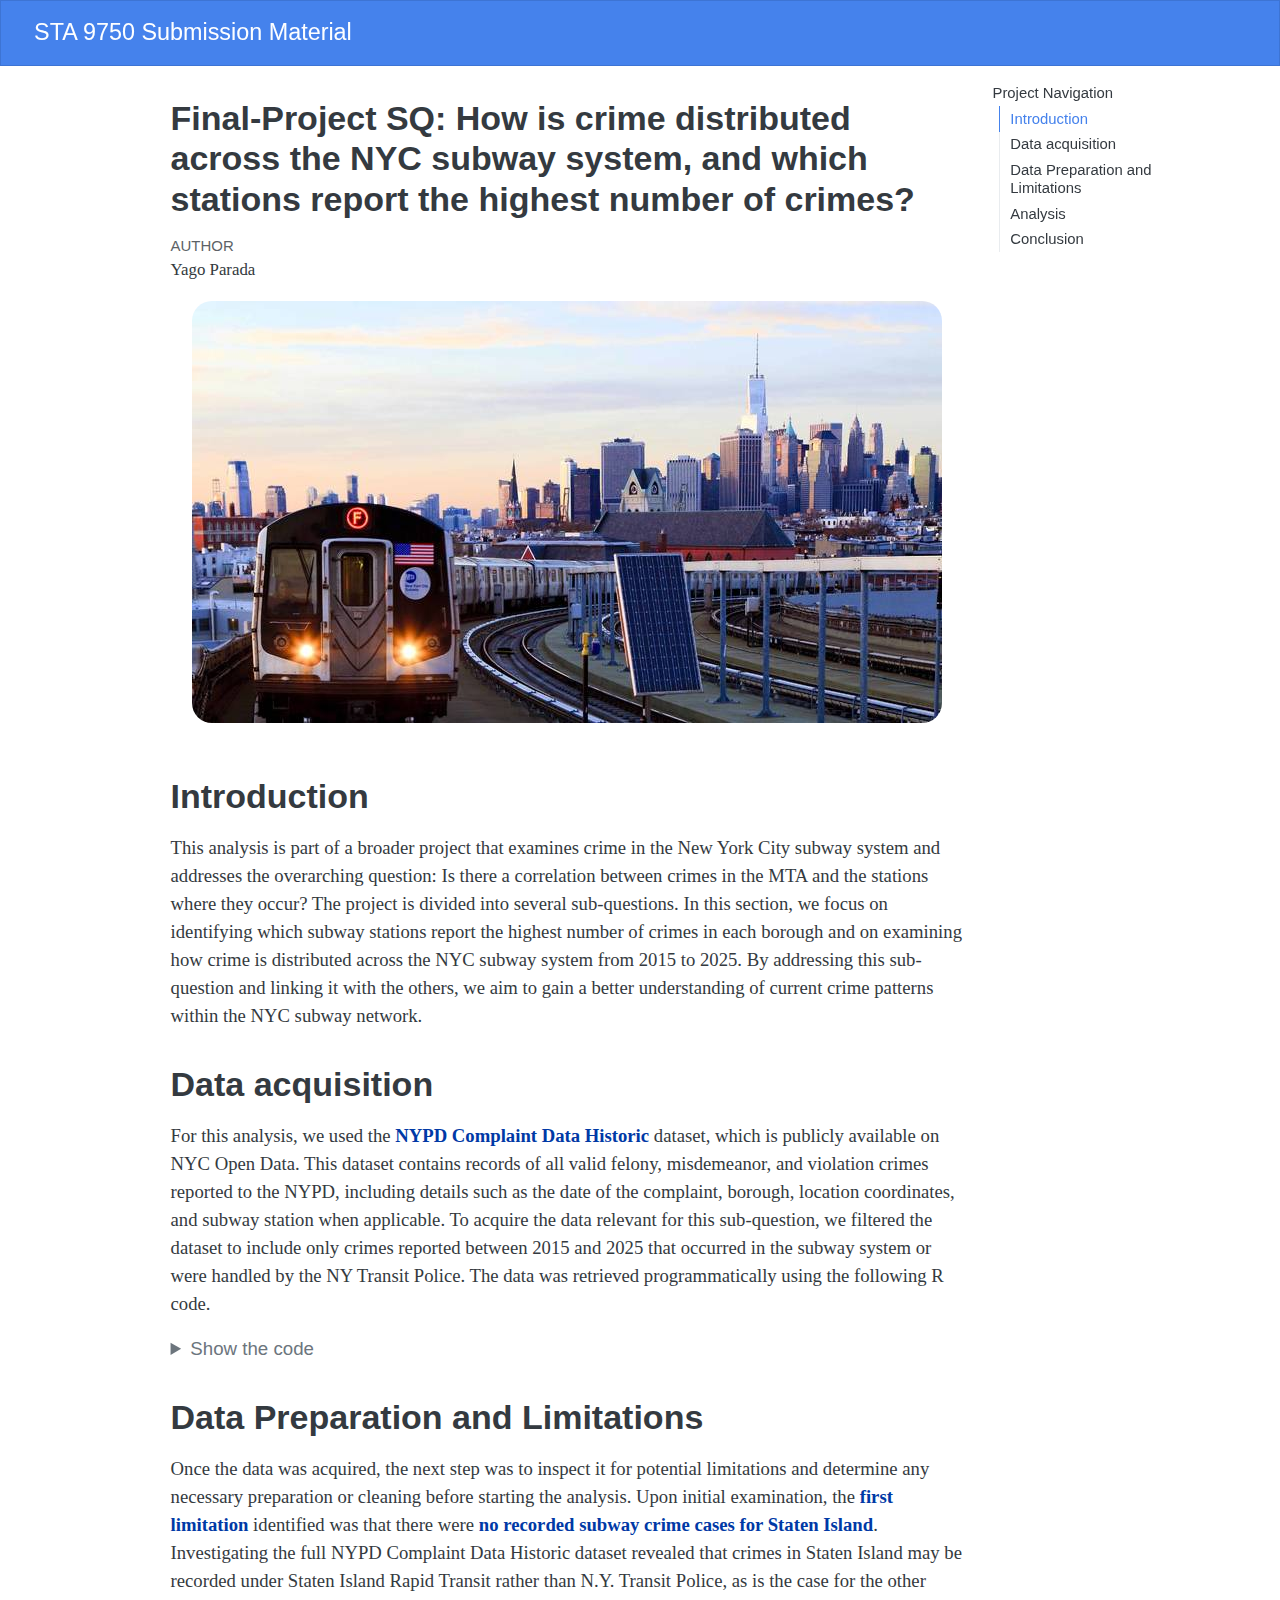
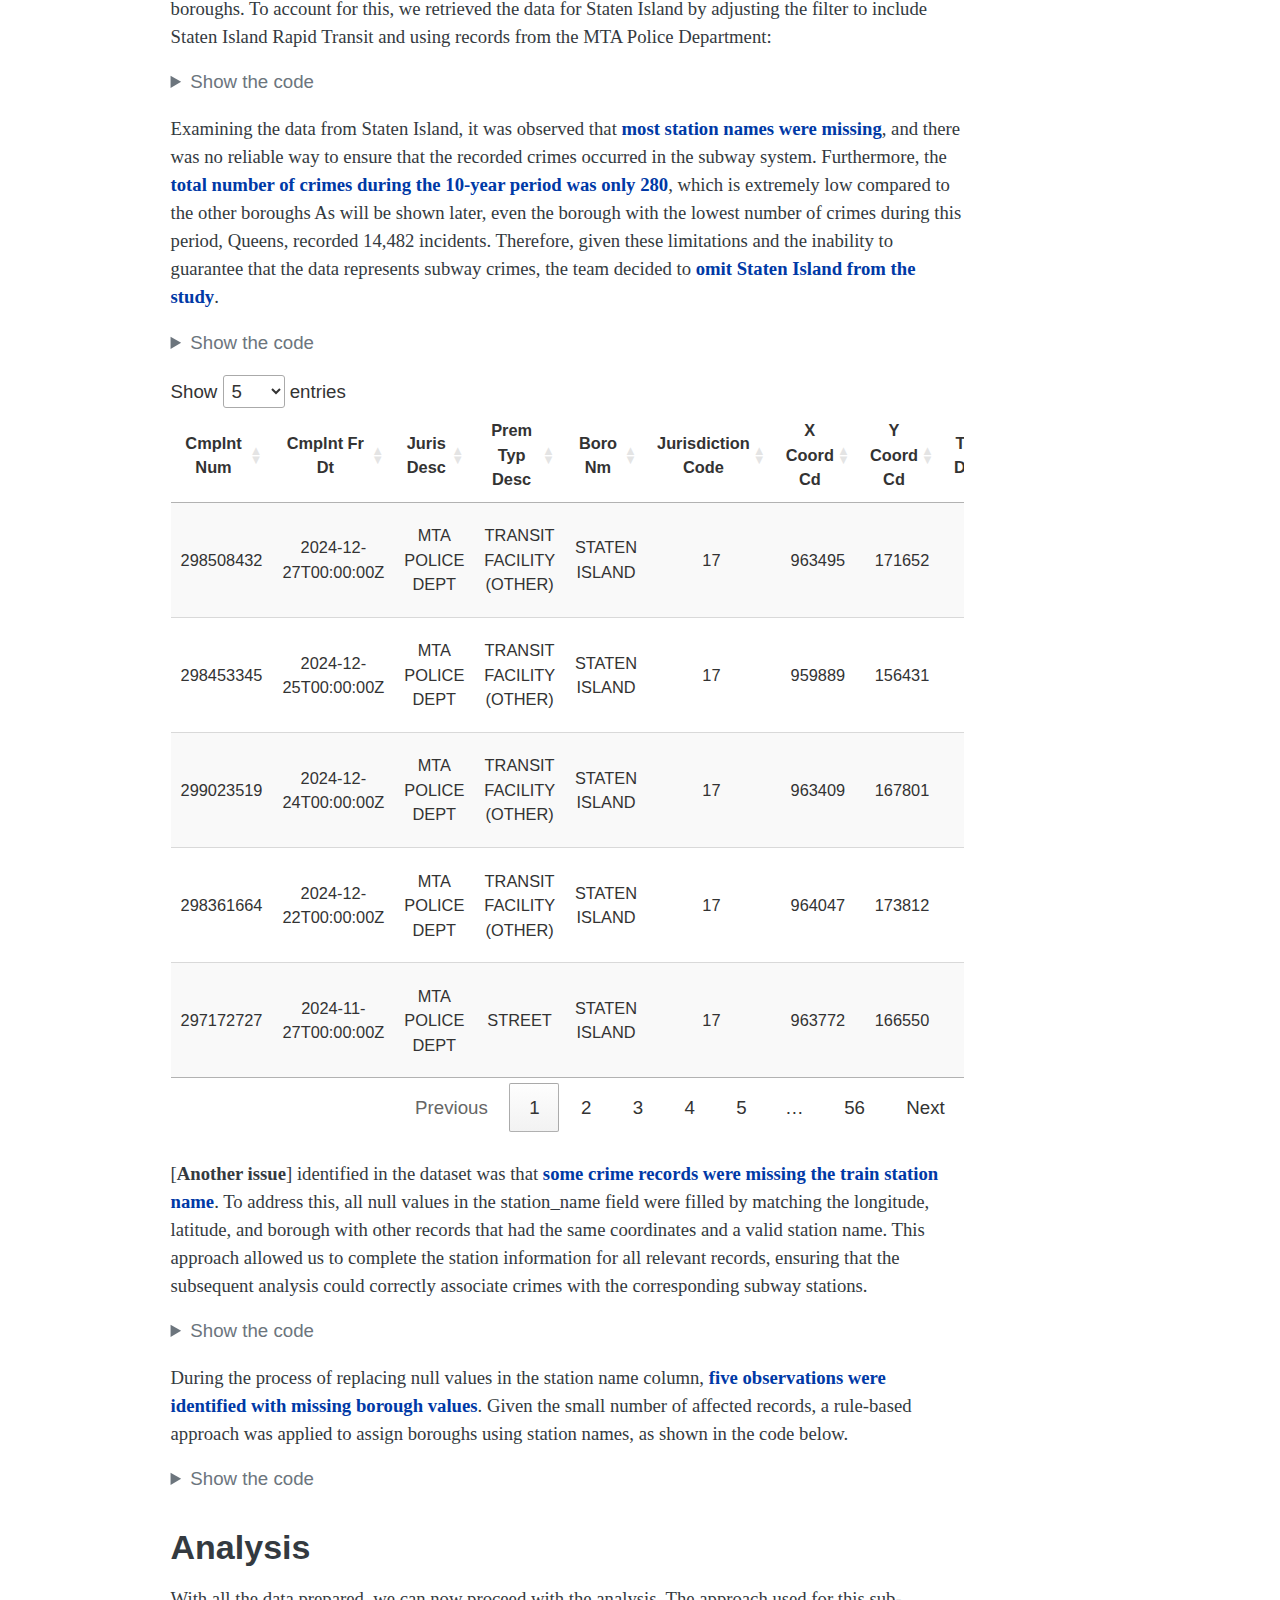
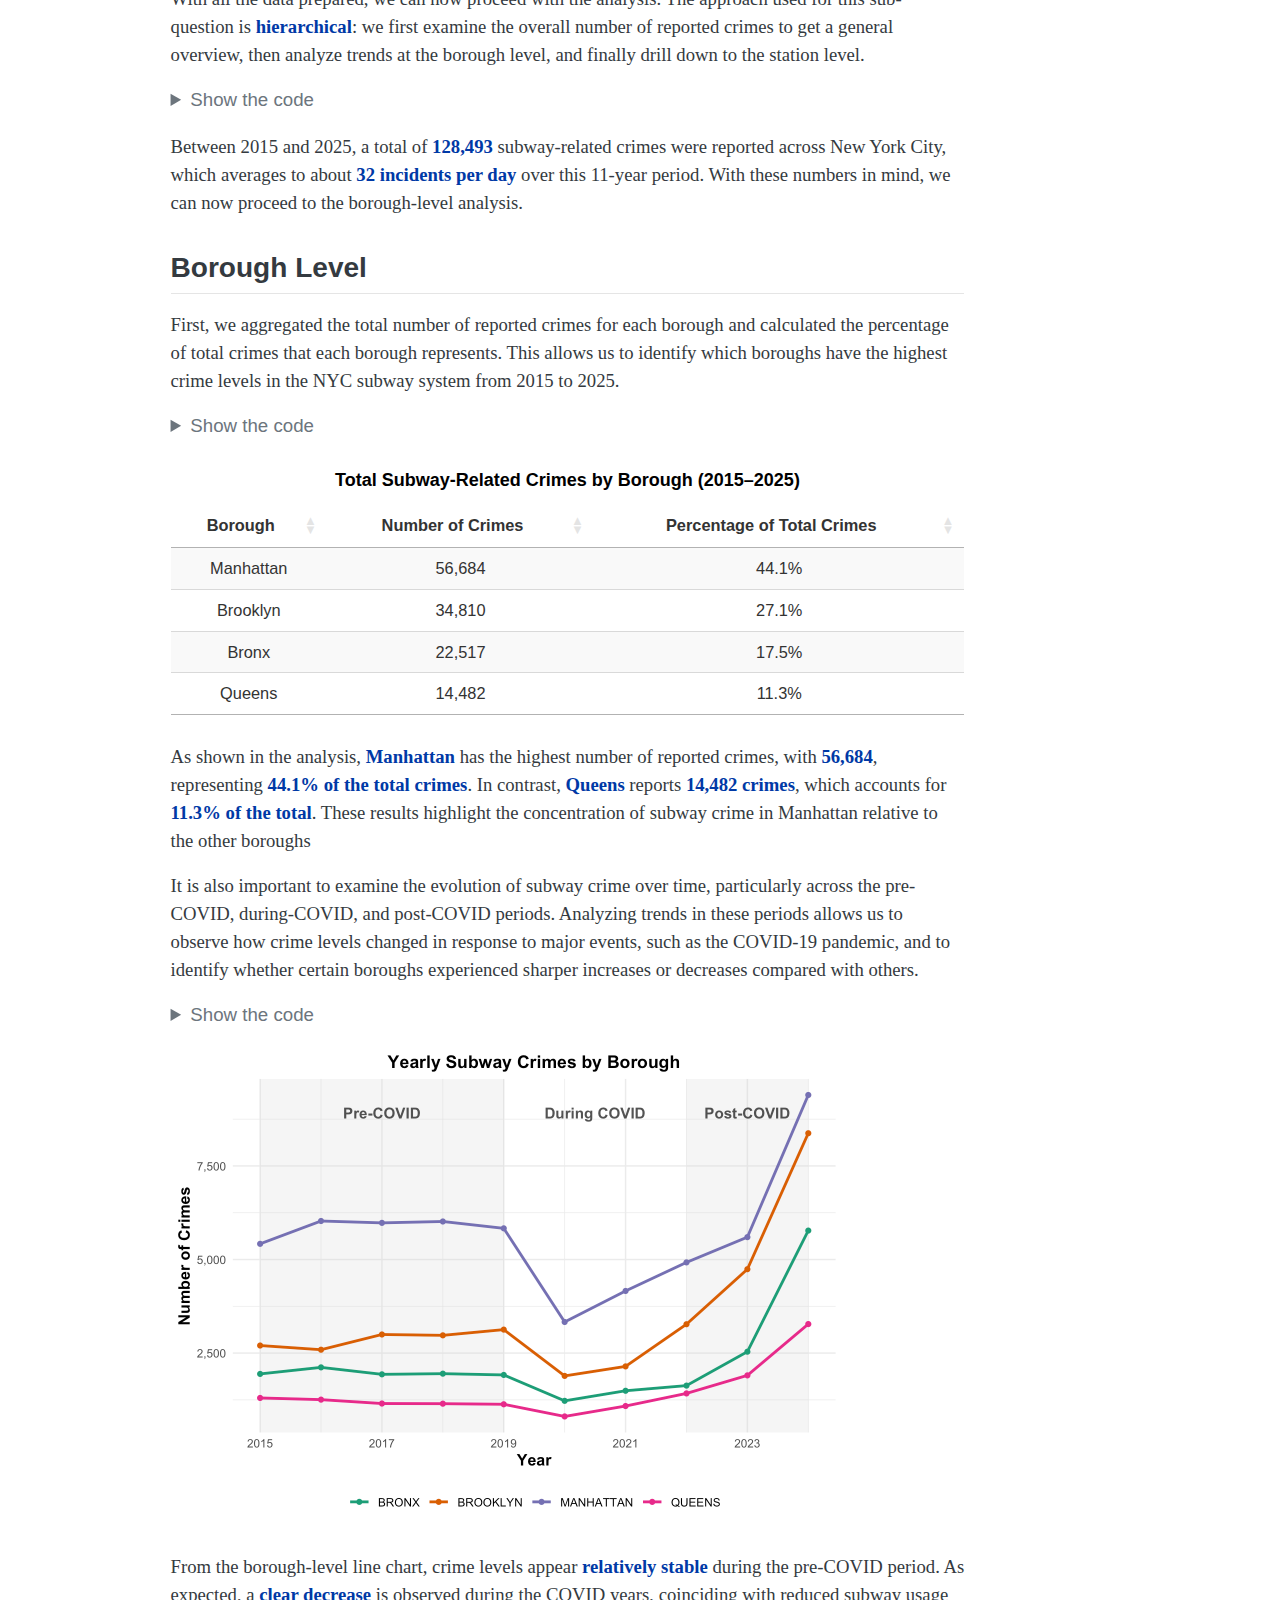
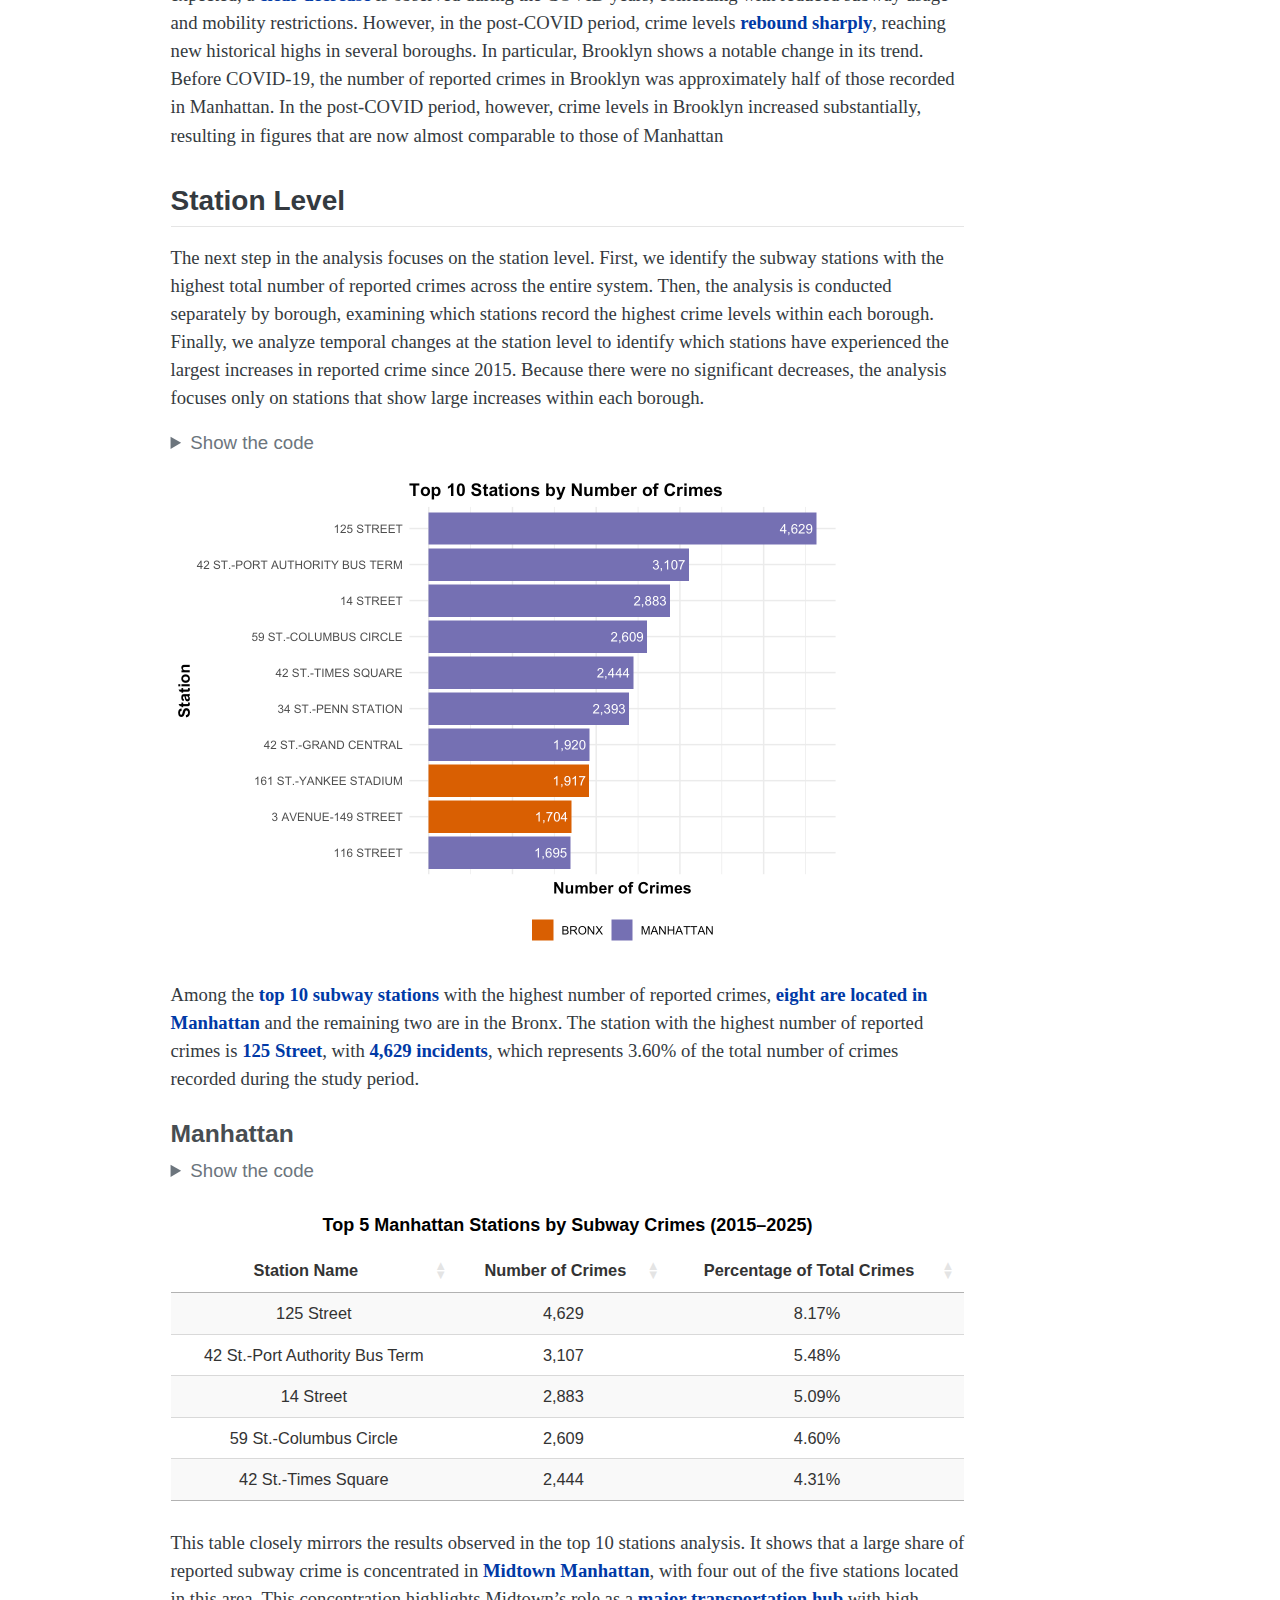
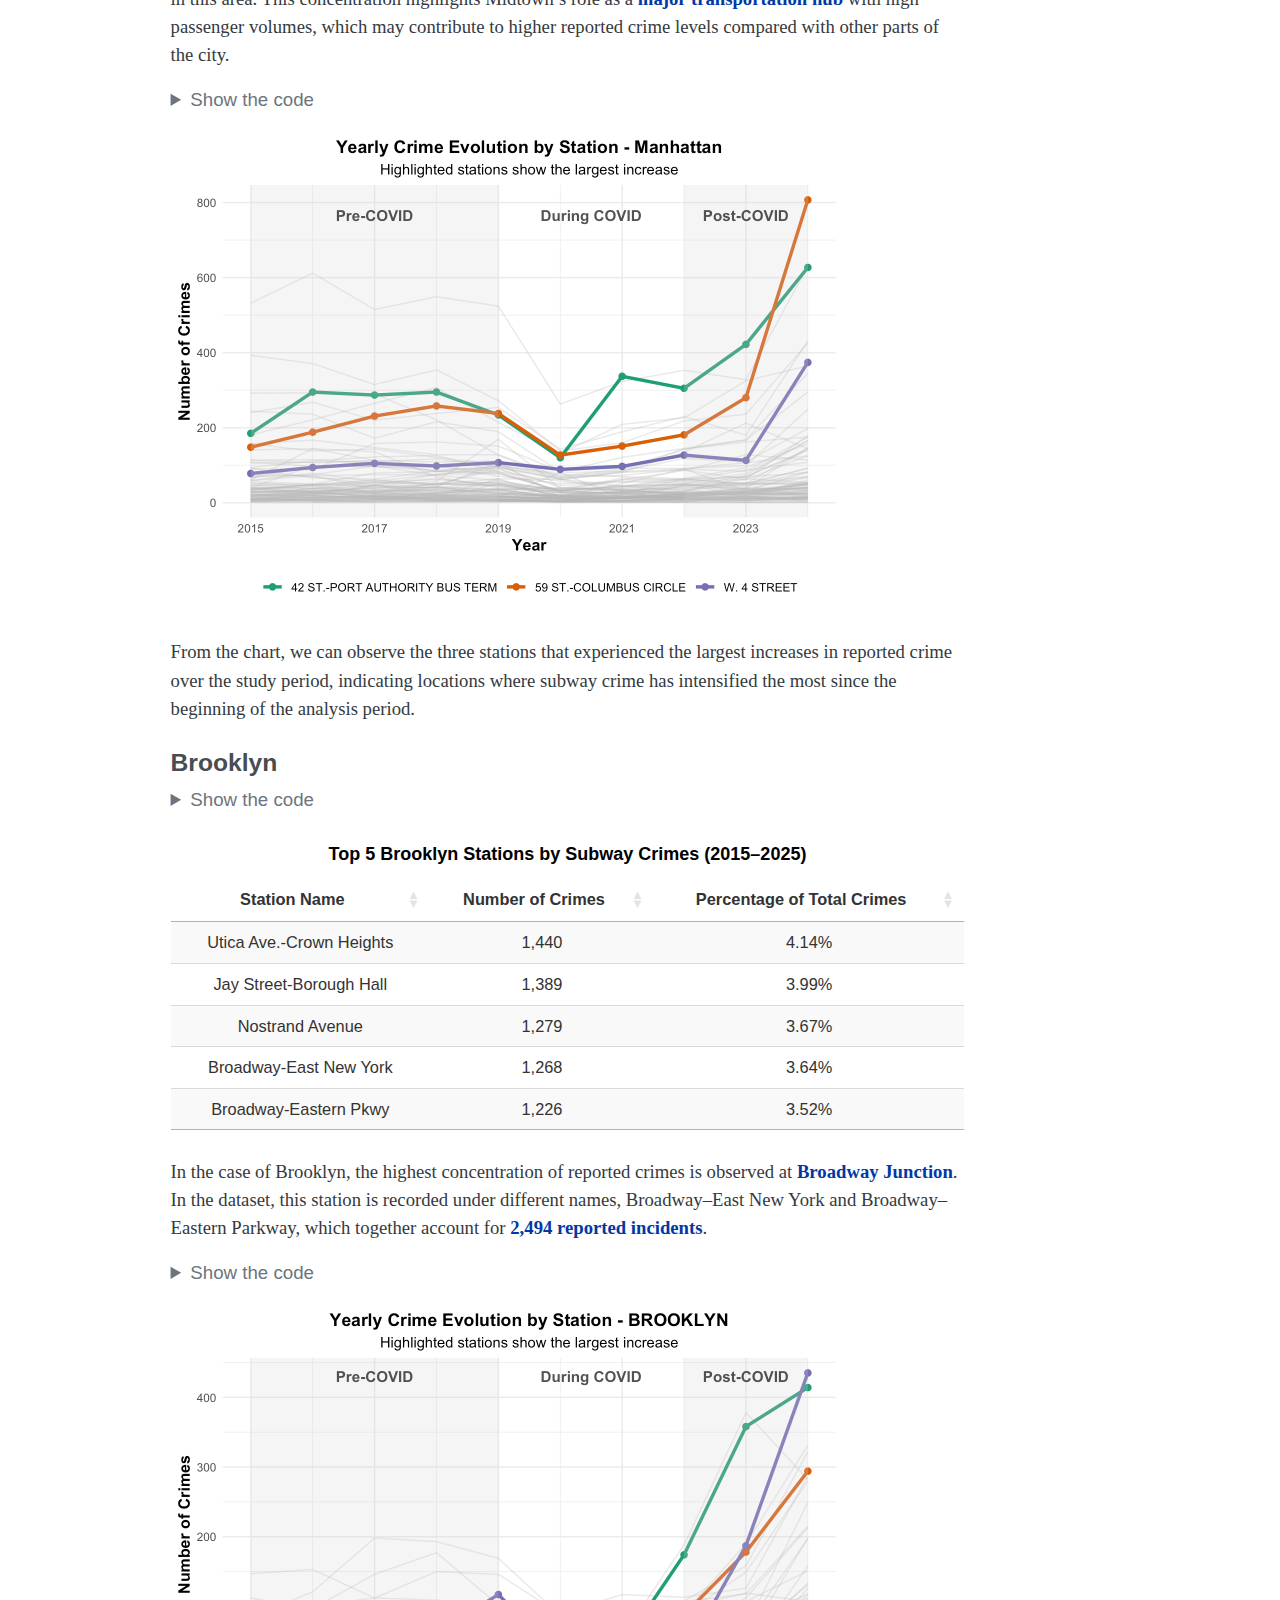
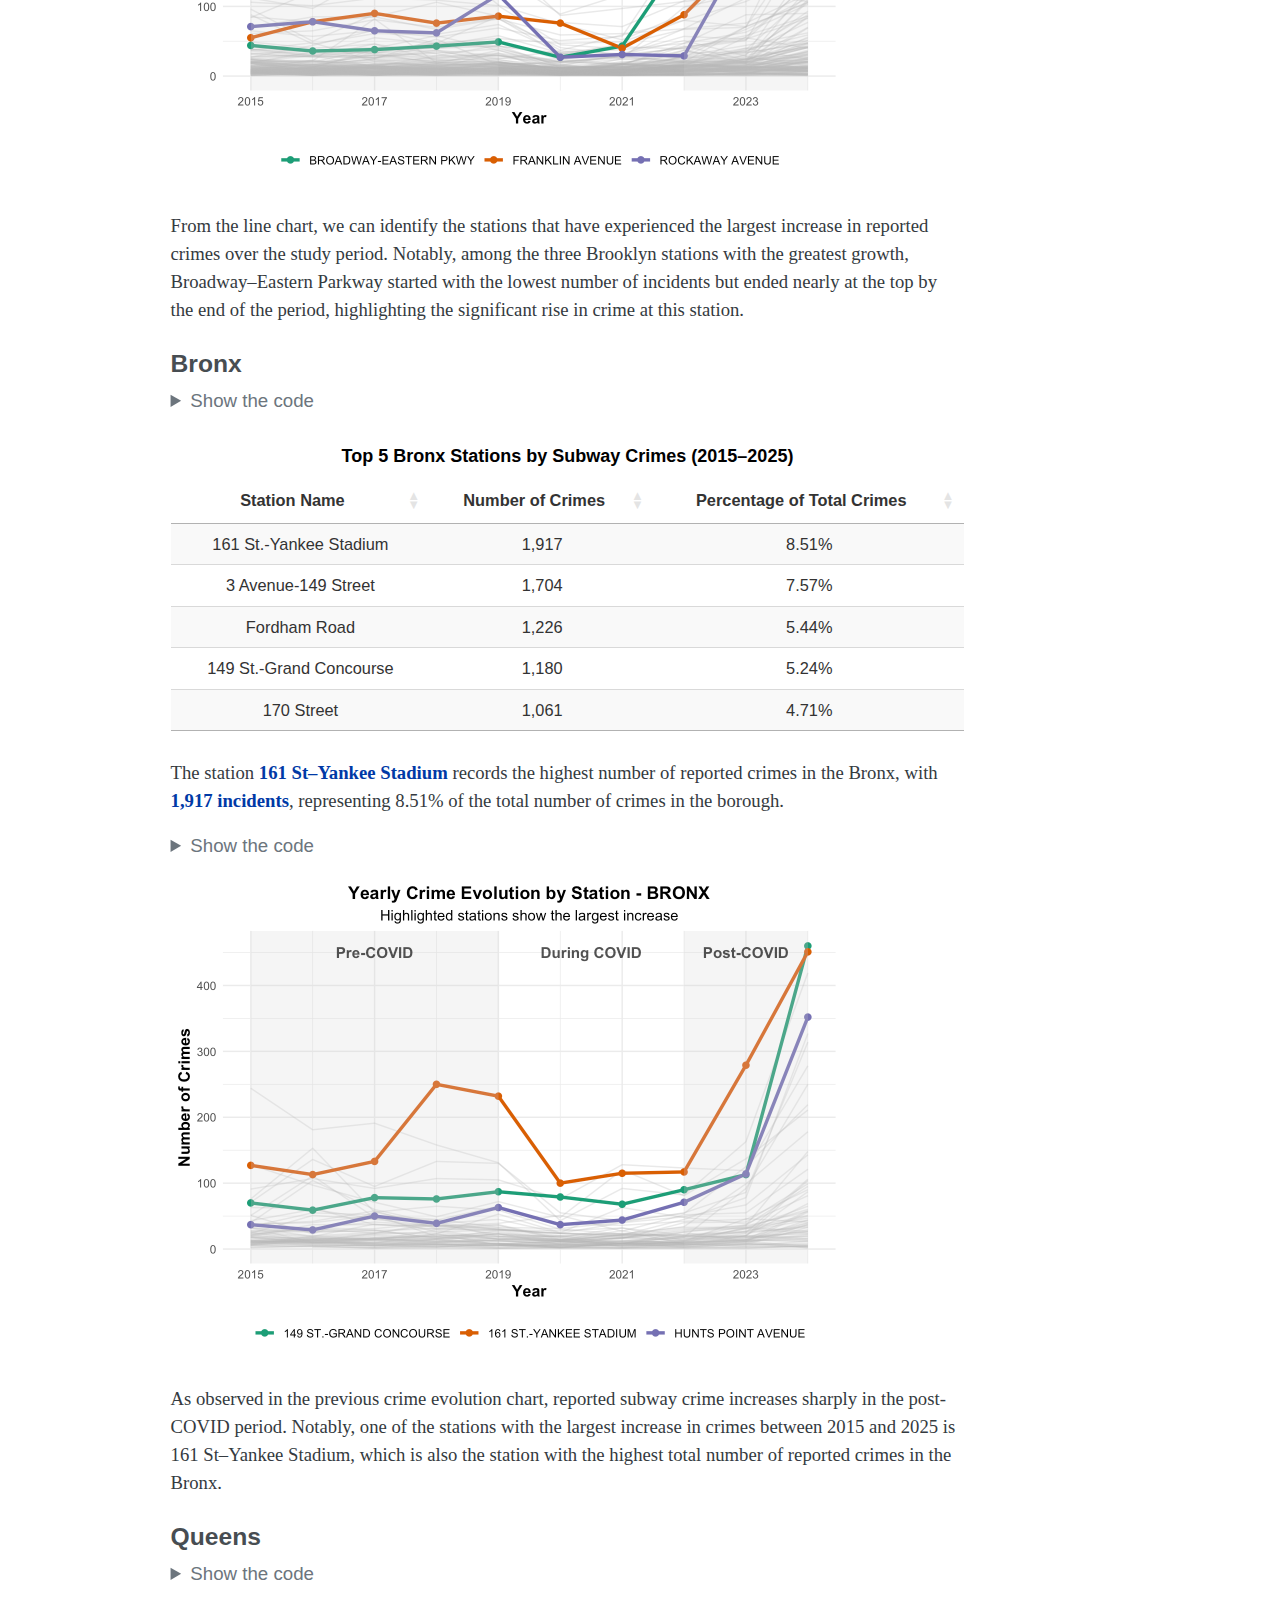
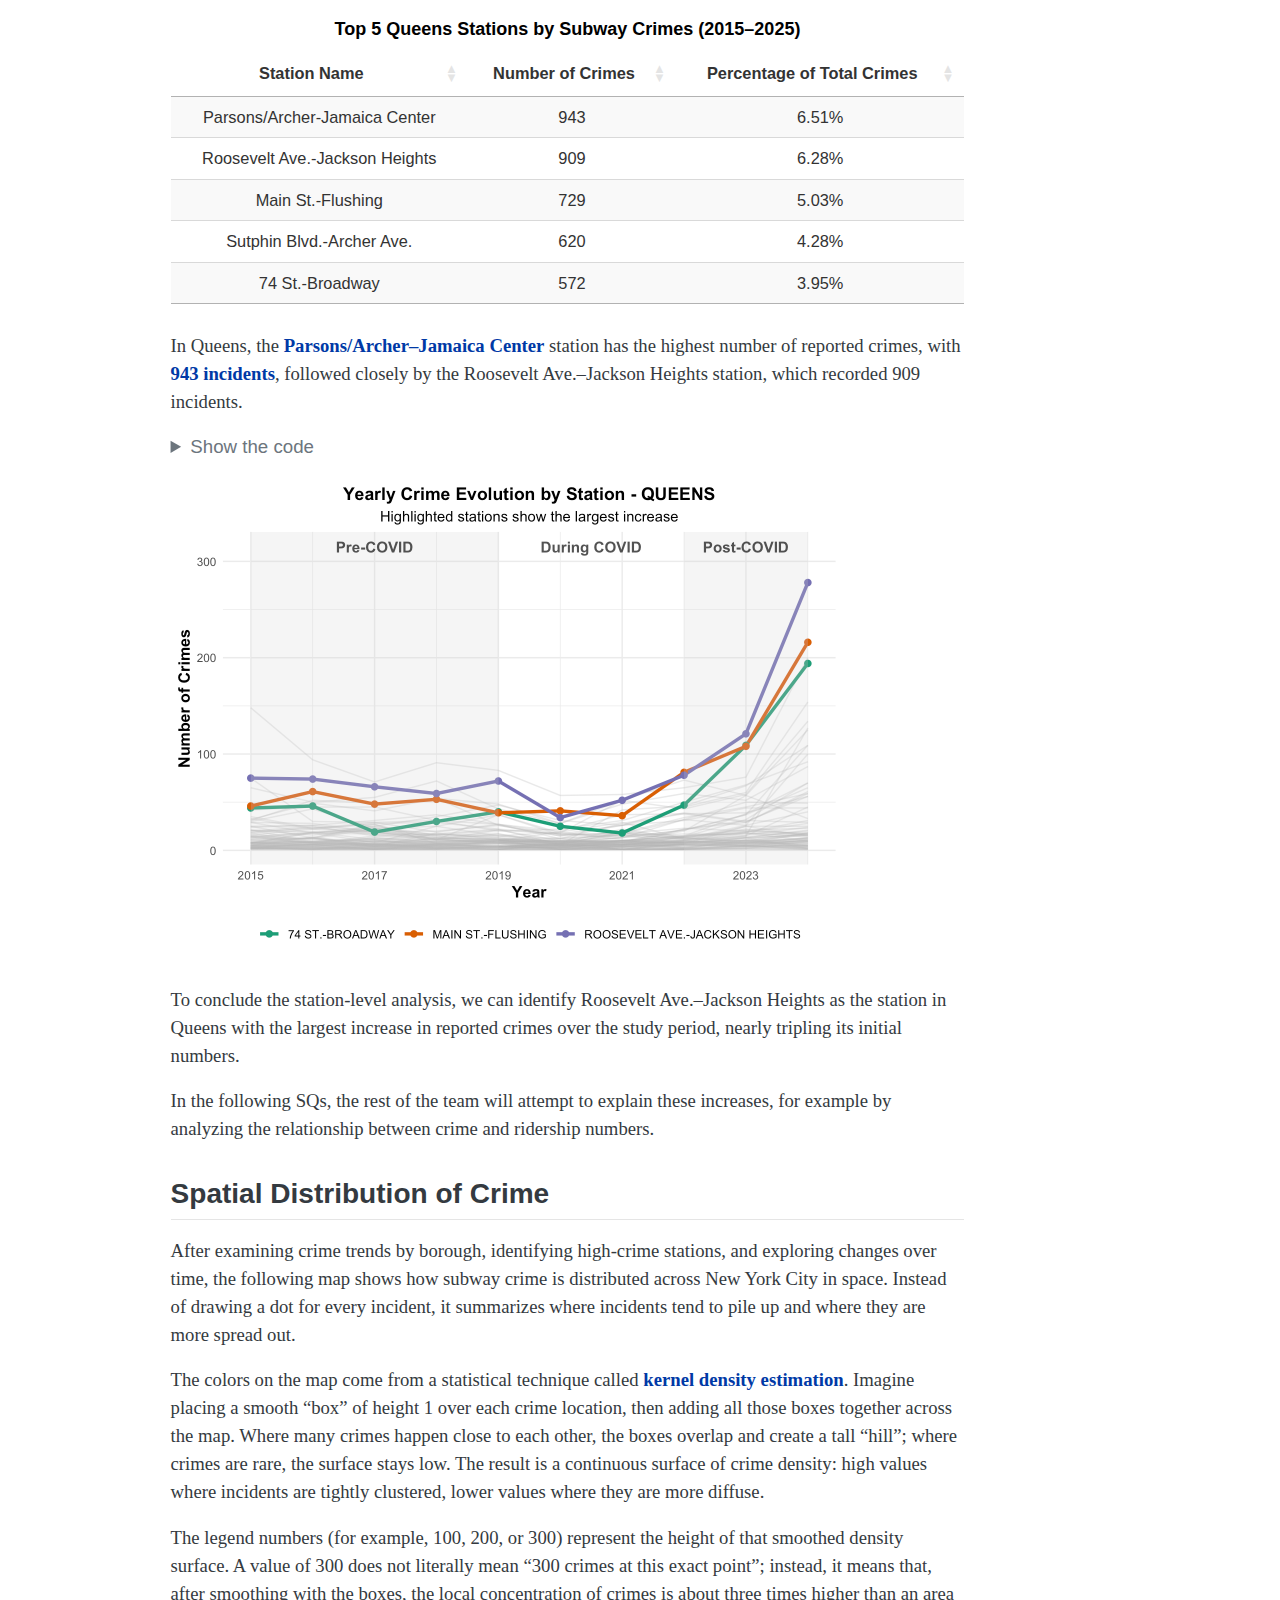
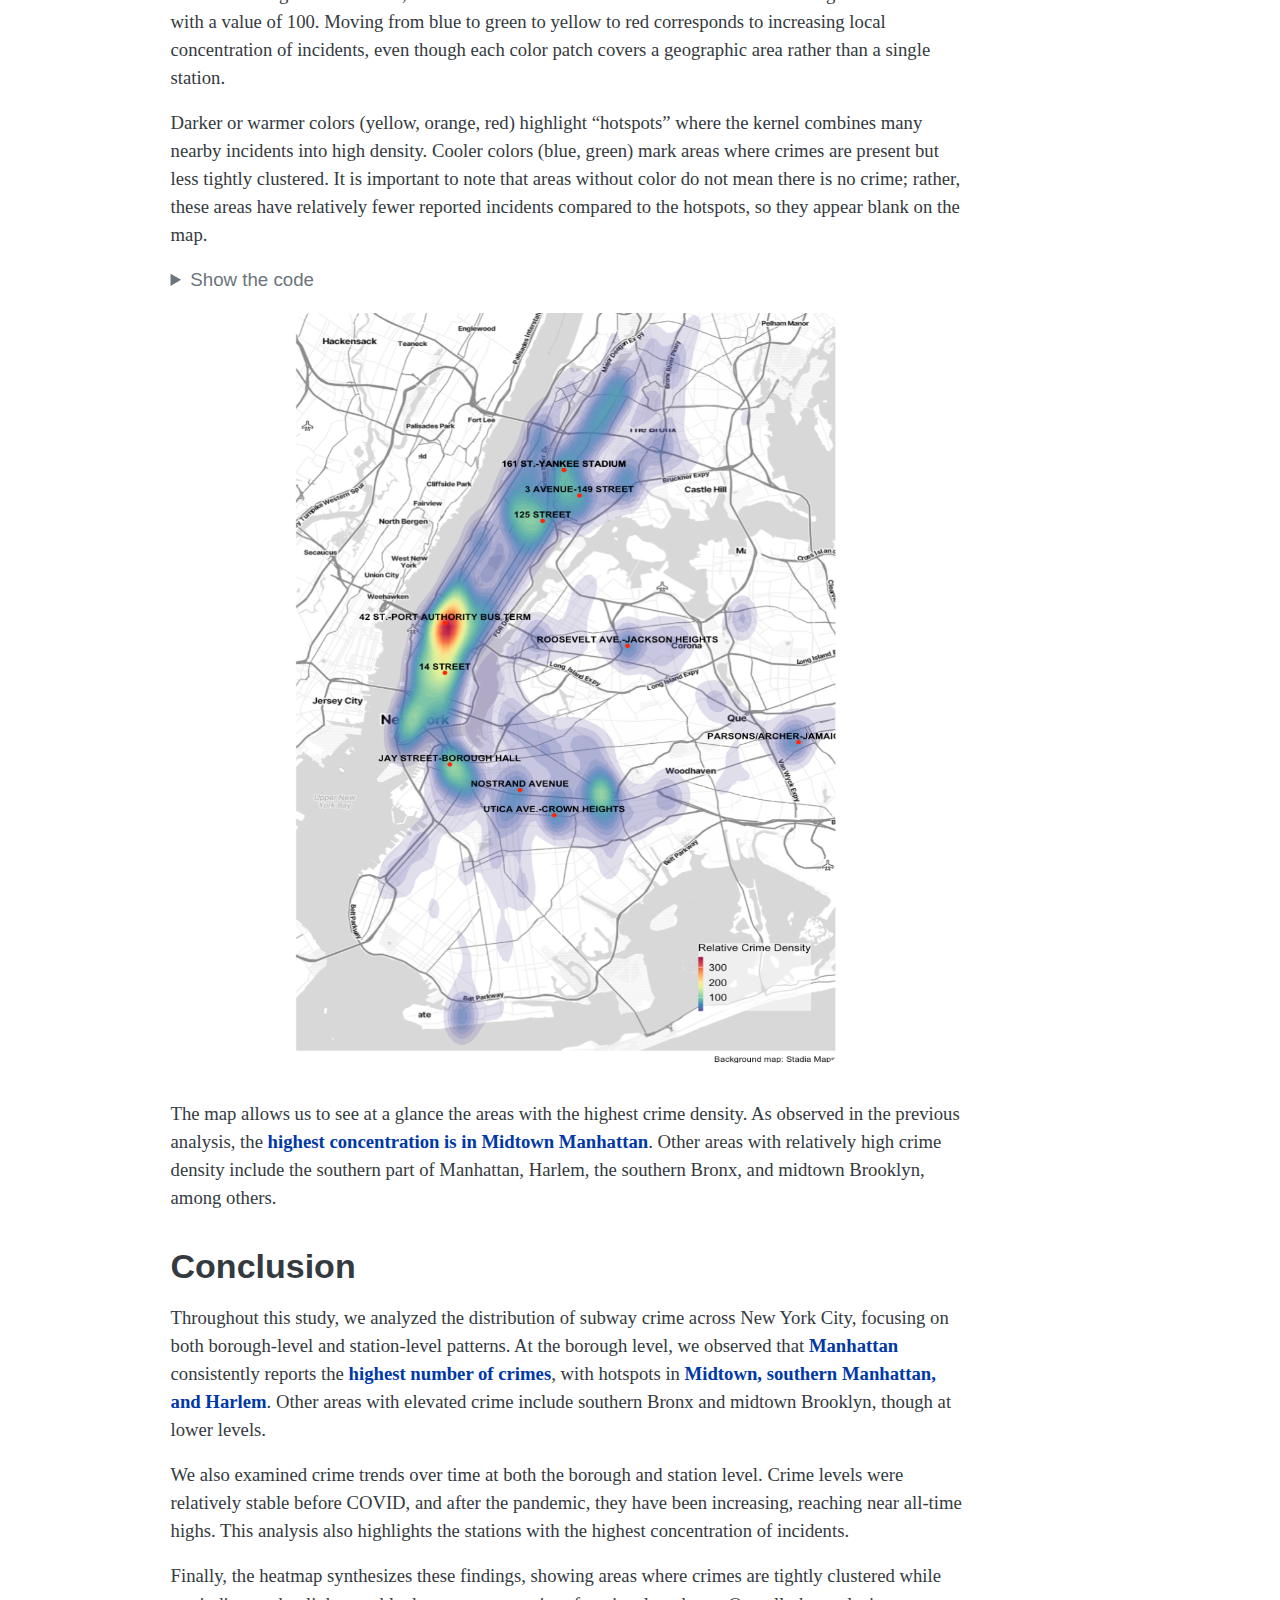
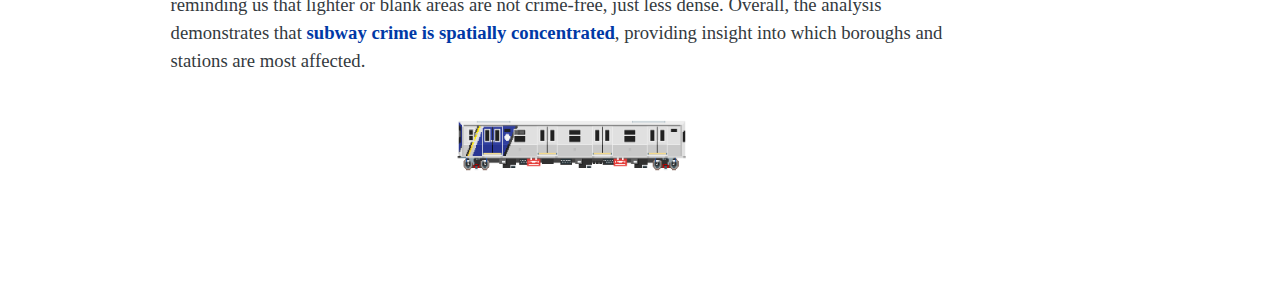
<file: docs/courseproject_sq1.html>
<!DOCTYPE html>
<html xmlns="http://www.w3.org/1999/xhtml" lang="en" xml:lang="en"><head>

<meta charset="utf-8">
<meta name="generator" content="quarto-1.8.22">

<meta name="viewport" content="width=device-width, initial-scale=1.0, user-scalable=yes">

<meta name="author" content="Yago Parada">

<title>Final-Project SQ: How is crime distributed across the NYC subway system, and which stations report the highest number of crimes? – STA 9750 Submission Material</title>
<style>
code{white-space: pre-wrap;}
span.smallcaps{font-variant: small-caps;}
div.columns{display: flex; gap: min(4vw, 1.5em);}
div.column{flex: auto; overflow-x: auto;}
div.hanging-indent{margin-left: 1.5em; text-indent: -1.5em;}
ul.task-list{list-style: none;}
ul.task-list li input[type="checkbox"] {
  width: 0.8em;
  margin: 0 0.8em 0.2em -1em; /* quarto-specific, see https://github.com/quarto-dev/quarto-cli/issues/4556 */ 
  vertical-align: middle;
}
/* CSS for syntax highlighting */
html { -webkit-text-size-adjust: 100%; }
pre > code.sourceCode { white-space: pre; position: relative; }
pre > code.sourceCode > span { display: inline-block; line-height: 1.25; }
pre > code.sourceCode > span:empty { height: 1.2em; }
.sourceCode { overflow: visible; }
code.sourceCode > span { color: inherit; text-decoration: inherit; }
div.sourceCode { margin: 1em 0; }
pre.sourceCode { margin: 0; }
@media screen {
div.sourceCode { overflow: auto; }
}
@media print {
pre > code.sourceCode { white-space: pre-wrap; }
pre > code.sourceCode > span { text-indent: -5em; padding-left: 5em; }
}
pre.numberSource code
  { counter-reset: source-line 0; }
pre.numberSource code > span
  { position: relative; left: -4em; counter-increment: source-line; }
pre.numberSource code > span > a:first-child::before
  { content: counter(source-line);
    position: relative; left: -1em; text-align: right; vertical-align: baseline;
    border: none; display: inline-block;
    -webkit-touch-callout: none; -webkit-user-select: none;
    -khtml-user-select: none; -moz-user-select: none;
    -ms-user-select: none; user-select: none;
    padding: 0 4px; width: 4em;
  }
pre.numberSource { margin-left: 3em;  padding-left: 4px; }
div.sourceCode
  {   }
@media screen {
pre > code.sourceCode > span > a:first-child::before { text-decoration: underline; }
}
</style>


<script src="site_libs/quarto-nav/quarto-nav.js"></script>
<script src="site_libs/quarto-nav/headroom.min.js"></script>
<script src="site_libs/clipboard/clipboard.min.js"></script>
<script src="site_libs/quarto-search/autocomplete.umd.js"></script>
<script src="site_libs/quarto-search/fuse.min.js"></script>
<script src="site_libs/quarto-search/quarto-search.js"></script>
<meta name="quarto:offset" content="./">
<script src="site_libs/quarto-html/quarto.js" type="module"></script>
<script src="site_libs/quarto-html/tabsets/tabsets.js" type="module"></script>
<script src="site_libs/quarto-html/axe/axe-check.js" type="module"></script>
<script src="site_libs/quarto-html/popper.min.js"></script>
<script src="site_libs/quarto-html/tippy.umd.min.js"></script>
<script src="site_libs/quarto-html/anchor.min.js"></script>
<link href="site_libs/quarto-html/tippy.css" rel="stylesheet">
<link href="site_libs/quarto-html/quarto-syntax-highlighting-cd7454b418030687c631a6a7286fbe16.css" rel="stylesheet" id="quarto-text-highlighting-styles">
<script src="site_libs/bootstrap/bootstrap.min.js"></script>
<link href="site_libs/bootstrap/bootstrap-icons.css" rel="stylesheet">
<link href="site_libs/bootstrap/bootstrap-93902a540ec147e97c89cb6c27a8df54.min.css" rel="stylesheet" append-hash="true" id="quarto-bootstrap" data-mode="light">
<script id="quarto-search-options" type="application/json">{
  "location": "navbar",
  "copy-button": false,
  "collapse-after": 3,
  "panel-placement": "end",
  "type": "overlay",
  "limit": 50,
  "keyboard-shortcut": [
    "f",
    "/",
    "s"
  ],
  "show-item-context": false,
  "language": {
    "search-no-results-text": "No results",
    "search-matching-documents-text": "matching documents",
    "search-copy-link-title": "Copy link to search",
    "search-hide-matches-text": "Hide additional matches",
    "search-more-match-text": "more match in this document",
    "search-more-matches-text": "more matches in this document",
    "search-clear-button-title": "Clear",
    "search-text-placeholder": "",
    "search-detached-cancel-button-title": "Cancel",
    "search-submit-button-title": "Submit",
    "search-label": "Search"
  }
}</script>
<link href="site_libs/htmltools-fill-0.5.8.1/fill.css" rel="stylesheet">
<script src="site_libs/htmlwidgets-1.6.4/htmlwidgets.js"></script>
<link href="site_libs/datatables-css-0.0.0/datatables-crosstalk.css" rel="stylesheet">
<script src="site_libs/datatables-binding-0.34.0/datatables.js"></script>
<script src="site_libs/jquery-3.6.0/jquery-3.6.0.min.js"></script>
<link href="site_libs/dt-core-1.13.6/css/jquery.dataTables.min.css" rel="stylesheet">
<link href="site_libs/dt-core-1.13.6/css/jquery.dataTables.extra.css" rel="stylesheet">
<script src="site_libs/dt-core-1.13.6/js/jquery.dataTables.min.js"></script>
<link href="site_libs/crosstalk-1.2.1/css/crosstalk.min.css" rel="stylesheet">
<script src="site_libs/crosstalk-1.2.1/js/crosstalk.min.js"></script>


</head>

<body class="nav-fixed quarto-light">

<div id="quarto-search-results"></div>
  <header id="quarto-header" class="headroom fixed-top">
    <nav class="navbar navbar-expand-lg " data-bs-theme="dark">
      <div class="navbar-container container-fluid">
      <div class="navbar-brand-container mx-auto">
    <a href="./index.html" class="navbar-brand navbar-brand-logo">
    </a>
    <a class="navbar-brand" href="./index.html">
    <span class="navbar-title">STA 9750 Submission Material</span>
    </a>
  </div>
        <div class="quarto-navbar-tools tools-end">
</div>
      </div> <!-- /container-fluid -->
    </nav>
</header>
<!-- content -->
<div id="quarto-content" class="quarto-container page-columns page-rows-contents page-layout-article page-navbar">
<!-- sidebar -->
<!-- margin-sidebar -->
    <div id="quarto-margin-sidebar" class="sidebar margin-sidebar">
        <nav id="TOC" role="doc-toc" class="toc-active">
    <h2 id="toc-title">Project Navigation</h2>
   
  <ul>
  <li><a href="#introduction" id="toc-introduction" class="nav-link active" data-scroll-target="#introduction">Introduction</a></li>
  <li><a href="#data-acquisition" id="toc-data-acquisition" class="nav-link" data-scroll-target="#data-acquisition">Data acquisition</a></li>
  <li><a href="#data-preparation-and-limitations" id="toc-data-preparation-and-limitations" class="nav-link" data-scroll-target="#data-preparation-and-limitations">Data Preparation and Limitations</a></li>
  <li><a href="#analysis" id="toc-analysis" class="nav-link" data-scroll-target="#analysis">Analysis</a>
  <ul class="collapse">
  <li><a href="#borough-level" id="toc-borough-level" class="nav-link" data-scroll-target="#borough-level">Borough Level</a></li>
  <li><a href="#station-level" id="toc-station-level" class="nav-link" data-scroll-target="#station-level">Station Level</a>
  <ul class="collapse">
  <li><a href="#manhattan" id="toc-manhattan" class="nav-link" data-scroll-target="#manhattan">Manhattan</a></li>
  <li><a href="#brooklyn" id="toc-brooklyn" class="nav-link" data-scroll-target="#brooklyn">Brooklyn</a></li>
  <li><a href="#bronx" id="toc-bronx" class="nav-link" data-scroll-target="#bronx">Bronx</a></li>
  <li><a href="#queens" id="toc-queens" class="nav-link" data-scroll-target="#queens">Queens</a></li>
  </ul></li>
  <li><a href="#spatial-distribution-of-crime" id="toc-spatial-distribution-of-crime" class="nav-link" data-scroll-target="#spatial-distribution-of-crime">Spatial Distribution of Crime</a></li>
  </ul></li>
  <li><a href="#conclusion" id="toc-conclusion" class="nav-link" data-scroll-target="#conclusion">Conclusion</a></li>
  </ul>
</nav>
    </div>
<!-- main -->
<main class="content" id="quarto-document-content">

<header id="title-block-header" class="quarto-title-block default">
<div class="quarto-title">
<h1 class="title">Final-Project SQ: How is crime distributed across the NYC subway system, and which stations report the highest number of crimes?</h1>
</div>



<div class="quarto-title-meta">

    <div>
    <div class="quarto-title-meta-heading">Author</div>
    <div class="quarto-title-meta-contents">
             <p>Yago Parada </p>
          </div>
  </div>
    
  
    
  </div>
  


</header>


<div class="quarto-figure quarto-figure-center">
<figure class="figure">
<p><img src="images/courseproject/image.jpg" class="quarto-figure quarto-figure-center figure-img" style="border-radius:20px;" width="750" height="422"></p>
</figure>
</div>
<section id="introduction" class="level1">
<h1>Introduction</h1>
<p>This analysis is part of a broader project that examines crime in the New York City subway system and addresses the overarching question: Is there a correlation between crimes in the MTA and the stations where they occur? The project is divided into several sub-questions. In this section, we focus on identifying which subway stations report the highest number of crimes in each borough and on examining how crime is distributed across the NYC subway system from 2015 to 2025. By addressing this sub-question and linking it with the others, we aim to gain a better understanding of current crime patterns within the NYC subway network.</p>
</section>
<section id="data-acquisition" class="level1">
<h1>Data acquisition</h1>
<p>For this analysis, we used the <span style="color:#0039A6"><strong>NYPD Complaint Data Historic</strong></span> dataset, which is publicly available on NYC Open Data. This dataset contains records of all valid felony, misdemeanor, and violation crimes reported to the NYPD, including details such as the date of the complaint, borough, location coordinates, and subway station when applicable. To acquire the data relevant for this sub-question, we filtered the dataset to include only crimes reported between 2015 and 2025 that occurred in the subway system or were handled by the NY Transit Police. The data was retrieved programmatically using the following R code.</p>
<div class="cell">
<details class="code-fold">
<summary>Show the code</summary>
<div class="code-copy-outer-scaffold"><div class="sourceCode cell-code" id="cb1"><pre class="sourceCode r code-with-copy"><code class="sourceCode r"><span id="cb1-1"><a href="#cb1-1" aria-hidden="true" tabindex="-1"></a><span class="fu">library</span>(httr2)</span>
<span id="cb1-2"><a href="#cb1-2" aria-hidden="true" tabindex="-1"></a><span class="fu">library</span>(readr)</span>
<span id="cb1-3"><a href="#cb1-3" aria-hidden="true" tabindex="-1"></a></span>
<span id="cb1-4"><a href="#cb1-4" aria-hidden="true" tabindex="-1"></a><span class="fu">dir.create</span>(<span class="fu">file.path</span>(<span class="st">"data"</span>, <span class="st">"courseproject"</span>), <span class="at">showWarnings =</span> <span class="cn">FALSE</span>, <span class="at">recursive =</span> <span class="cn">TRUE</span>)</span>
<span id="cb1-5"><a href="#cb1-5" aria-hidden="true" tabindex="-1"></a></span>
<span id="cb1-6"><a href="#cb1-6" aria-hidden="true" tabindex="-1"></a><span class="do">### NYPD COMPLAINT DATA - HISTORIC</span></span>
<span id="cb1-7"><a href="#cb1-7" aria-hidden="true" tabindex="-1"></a></span>
<span id="cb1-8"><a href="#cb1-8" aria-hidden="true" tabindex="-1"></a>url_data_complaint_api <span class="ot">&lt;-</span> <span class="st">"https://data.cityofnewyork.us/resource/qgea-i56i.csv"</span></span>
<span id="cb1-9"><a href="#cb1-9" aria-hidden="true" tabindex="-1"></a></span>
<span id="cb1-10"><a href="#cb1-10" aria-hidden="true" tabindex="-1"></a>resp_data_complaint <span class="ot">&lt;-</span> <span class="fu">request</span>(url_data_complaint_api) <span class="sc">|&gt;</span></span>
<span id="cb1-11"><a href="#cb1-11" aria-hidden="true" tabindex="-1"></a>  <span class="fu">req_url_query</span>(</span>
<span id="cb1-12"><a href="#cb1-12" aria-hidden="true" tabindex="-1"></a>    <span class="st">"$select"</span> <span class="ot">=</span> <span class="st">"cmplnt_num, cmplnt_fr_dt, juris_desc, prem_typ_desc, boro_nm, jurisdiction_code, x_coord_cd, y_coord_cd, transit_district, latitude, longitude, lat_lon, station_name, patrol_boro"</span>,</span>
<span id="cb1-13"><a href="#cb1-13" aria-hidden="true" tabindex="-1"></a>    <span class="st">"$where"</span>  <span class="ot">=</span> <span class="st">"cmplnt_fr_dt between '2015-01-01T00:00:00' and '2025-12-31T23:59:59' AND (juris_desc = 'N.Y. TRANSIT POLICE' OR prem_typ_desc = 'TRANSIT - NYC SUBWAY')"</span>,</span>
<span id="cb1-14"><a href="#cb1-14" aria-hidden="true" tabindex="-1"></a>    <span class="st">"$limit"</span>  <span class="ot">=</span> <span class="dv">500000</span>) <span class="sc">|&gt;</span></span>
<span id="cb1-15"><a href="#cb1-15" aria-hidden="true" tabindex="-1"></a>  <span class="fu">req_progress</span>() <span class="sc">|&gt;</span></span>
<span id="cb1-16"><a href="#cb1-16" aria-hidden="true" tabindex="-1"></a>  <span class="fu">req_perform</span>(<span class="at">path =</span> <span class="fu">file.path</span>(<span class="st">"data"</span>, <span class="st">"courseproject"</span>, <span class="st">"nypd_complaint_historic.csv"</span>))</span>
<span id="cb1-17"><a href="#cb1-17" aria-hidden="true" tabindex="-1"></a></span>
<span id="cb1-18"><a href="#cb1-18" aria-hidden="true" tabindex="-1"></a>complaint_df <span class="ot">&lt;-</span> <span class="fu">read_csv</span>(<span class="fu">file.path</span>(<span class="st">"data"</span>, <span class="st">"courseproject"</span>, <span class="st">"nypd_complaint_historic.csv"</span>))</span></code></pre></div><button title="Copy to Clipboard" class="code-copy-button"><i class="bi"></i></button></div>
</details>
</div>
</section>
<section id="data-preparation-and-limitations" class="level1">
<h1>Data Preparation and Limitations</h1>
<p>Once the data was acquired, the next step was to inspect it for potential limitations and determine any necessary preparation or cleaning before starting the analysis. Upon initial examination, the <span style="color:#0039A6"><strong>first limitation</strong></span> identified was that there were <span style="color:#0039A6"><strong>no recorded subway crime cases for Staten Island</strong></span>. Investigating the full NYPD Complaint Data Historic dataset revealed that crimes in Staten Island may be recorded under Staten Island Rapid Transit rather than N.Y. Transit Police, as is the case for the other boroughs. To account for this, we retrieved the data for Staten Island by adjusting the filter to include Staten Island Rapid Transit and using records from the MTA Police Department:</p>
<div class="cell">
<details class="code-fold">
<summary>Show the code</summary>
<div class="code-copy-outer-scaffold"><div class="sourceCode cell-code" id="cb2"><pre class="sourceCode r code-with-copy"><code class="sourceCode r"><span id="cb2-1"><a href="#cb2-1" aria-hidden="true" tabindex="-1"></a><span class="fu">library</span>(tidyverse)</span>
<span id="cb2-2"><a href="#cb2-2" aria-hidden="true" tabindex="-1"></a><span class="fu">library</span>(lubridate)</span>
<span id="cb2-3"><a href="#cb2-3" aria-hidden="true" tabindex="-1"></a></span>
<span id="cb2-4"><a href="#cb2-4" aria-hidden="true" tabindex="-1"></a><span class="do">## COMPLAINTS DATA</span></span>
<span id="cb2-5"><a href="#cb2-5" aria-hidden="true" tabindex="-1"></a></span>
<span id="cb2-6"><a href="#cb2-6" aria-hidden="true" tabindex="-1"></a>filtered_data <span class="ot">&lt;-</span> complaint_df <span class="sc">|&gt;</span></span>
<span id="cb2-7"><a href="#cb2-7" aria-hidden="true" tabindex="-1"></a>  <span class="fu">filter</span>(juris_desc <span class="sc">==</span> <span class="st">"N.Y. TRANSIT POLICE"</span> <span class="sc">|</span></span>
<span id="cb2-8"><a href="#cb2-8" aria-hidden="true" tabindex="-1"></a>           prem_typ_desc <span class="sc">==</span> <span class="st">"TRANSIT - NYC SUBWAY"</span>) <span class="sc">|&gt;</span></span>
<span id="cb2-9"><a href="#cb2-9" aria-hidden="true" tabindex="-1"></a>  <span class="fu">filter</span>(<span class="fu">between</span>(cmplnt_fr_dt, </span>
<span id="cb2-10"><a href="#cb2-10" aria-hidden="true" tabindex="-1"></a>                 <span class="fu">as.Date</span>(<span class="st">"2015-01-01"</span>), </span>
<span id="cb2-11"><a href="#cb2-11" aria-hidden="true" tabindex="-1"></a>                 <span class="fu">as.Date</span>(<span class="st">"2025-12-31"</span>))) </span>
<span id="cb2-12"><a href="#cb2-12" aria-hidden="true" tabindex="-1"></a></span>
<span id="cb2-13"><a href="#cb2-13" aria-hidden="true" tabindex="-1"></a><span class="do">### COMPLAINTS IN STATEN ISLAND</span></span>
<span id="cb2-14"><a href="#cb2-14" aria-hidden="true" tabindex="-1"></a></span>
<span id="cb2-15"><a href="#cb2-15" aria-hidden="true" tabindex="-1"></a>resp_data_complaint_st <span class="ot">&lt;-</span> <span class="fu">request</span>(url_data_complaint_api) <span class="sc">|&gt;</span></span>
<span id="cb2-16"><a href="#cb2-16" aria-hidden="true" tabindex="-1"></a>  <span class="fu">req_url_query</span>(</span>
<span id="cb2-17"><a href="#cb2-17" aria-hidden="true" tabindex="-1"></a>    <span class="st">"$select"</span> <span class="ot">=</span> <span class="st">"cmplnt_num, cmplnt_fr_dt, juris_desc, prem_typ_desc, boro_nm, jurisdiction_code, x_coord_cd, y_coord_cd, transit_district, latitude, longitude, lat_lon, station_name, patrol_boro"</span>,</span>
<span id="cb2-18"><a href="#cb2-18" aria-hidden="true" tabindex="-1"></a>    <span class="st">"$where"</span>  <span class="ot">=</span> <span class="st">"cmplnt_fr_dt between '2015-01-01T00:00:00' and '2025-12-31T23:59:59' AND (juris_desc = 'STATN IS RAPID TRANS' OR juris_desc = 'MTA POLICE DEPT') AND boro_nm = 'STATEN ISLAND'"</span>,</span>
<span id="cb2-19"><a href="#cb2-19" aria-hidden="true" tabindex="-1"></a>    <span class="st">"$limit"</span>  <span class="ot">=</span> <span class="dv">500000</span>) <span class="sc">|&gt;</span></span>
<span id="cb2-20"><a href="#cb2-20" aria-hidden="true" tabindex="-1"></a>  <span class="fu">req_progress</span>() <span class="sc">|&gt;</span></span>
<span id="cb2-21"><a href="#cb2-21" aria-hidden="true" tabindex="-1"></a>  <span class="fu">req_perform</span>(<span class="at">path =</span> <span class="fu">file.path</span>(<span class="st">"data"</span>, <span class="st">"courseproject"</span>, <span class="st">"nypd_complaint_historic_staten_island.csv"</span>))</span>
<span id="cb2-22"><a href="#cb2-22" aria-hidden="true" tabindex="-1"></a></span>
<span id="cb2-23"><a href="#cb2-23" aria-hidden="true" tabindex="-1"></a>complaint_statent_island_df <span class="ot">&lt;-</span> <span class="fu">read_csv</span>(<span class="fu">file.path</span>(<span class="st">"data"</span>, <span class="st">"courseproject"</span>, <span class="st">"nypd_complaint_historic_staten_island.csv"</span>))</span></code></pre></div><button title="Copy to Clipboard" class="code-copy-button"><i class="bi"></i></button></div>
</details>
</div>
<p>Examining the data from Staten Island, it was observed that <span style="color:#0039A6"><strong>most station names were missing</strong></span>, and there was no reliable way to ensure that the recorded crimes occurred in the subway system. Furthermore, the <span style="color:#0039A6"><strong>total number of crimes during the 10-year period was only 280</strong></span>, which is extremely low compared to the other boroughs As will be shown later, even the borough with the lowest number of crimes during this period, Queens, recorded 14,482 incidents. Therefore, given these limitations and the inability to guarantee that the data represents subway crimes, the team decided to <span style="color:#0039A6"><strong>omit Staten Island from the study</strong></span>.</p>
<div class="cell">
<details class="code-fold">
<summary>Show the code</summary>
<div class="code-copy-outer-scaffold"><div class="sourceCode cell-code" id="cb3"><pre class="sourceCode r code-with-copy"><code class="sourceCode r"><span id="cb3-1"><a href="#cb3-1" aria-hidden="true" tabindex="-1"></a><span class="fu">library</span>(DT)</span>
<span id="cb3-2"><a href="#cb3-2" aria-hidden="true" tabindex="-1"></a></span>
<span id="cb3-3"><a href="#cb3-3" aria-hidden="true" tabindex="-1"></a>format_titles <span class="ot">&lt;-</span> <span class="cf">function</span>(df){</span>
<span id="cb3-4"><a href="#cb3-4" aria-hidden="true" tabindex="-1"></a>  <span class="fu">colnames</span>(df) <span class="ot">&lt;-</span> <span class="fu">str_replace_all</span>(<span class="fu">colnames</span>(df), <span class="st">"_"</span>, <span class="st">" "</span>) <span class="sc">|&gt;</span> <span class="fu">str_to_title</span>()</span>
<span id="cb3-5"><a href="#cb3-5" aria-hidden="true" tabindex="-1"></a>  <span class="fu">return</span>(df)</span>
<span id="cb3-6"><a href="#cb3-6" aria-hidden="true" tabindex="-1"></a>}</span>
<span id="cb3-7"><a href="#cb3-7" aria-hidden="true" tabindex="-1"></a></span>
<span id="cb3-8"><a href="#cb3-8" aria-hidden="true" tabindex="-1"></a>complaint_statent_island_df <span class="sc">|&gt;</span> <span class="fu">format_titles</span>() <span class="sc">|&gt;</span></span>
<span id="cb3-9"><a href="#cb3-9" aria-hidden="true" tabindex="-1"></a>  <span class="fu">datatable</span>(</span>
<span id="cb3-10"><a href="#cb3-10" aria-hidden="true" tabindex="-1"></a>    <span class="at">options =</span> <span class="fu">list</span>(</span>
<span id="cb3-11"><a href="#cb3-11" aria-hidden="true" tabindex="-1"></a>      <span class="at">searching =</span> <span class="cn">FALSE</span>,</span>
<span id="cb3-12"><a href="#cb3-12" aria-hidden="true" tabindex="-1"></a>      <span class="at">info =</span> <span class="cn">FALSE</span>,</span>
<span id="cb3-13"><a href="#cb3-13" aria-hidden="true" tabindex="-1"></a>      <span class="at">pageLength  =</span> <span class="dv">5</span>,</span>
<span id="cb3-14"><a href="#cb3-14" aria-hidden="true" tabindex="-1"></a>      <span class="at">columnDefs =</span> <span class="fu">list</span>(<span class="fu">list</span>(<span class="at">className =</span> <span class="st">'dt-center'</span>, <span class="at">targets =</span> <span class="st">'_all'</span>))</span>
<span id="cb3-15"><a href="#cb3-15" aria-hidden="true" tabindex="-1"></a>    ),</span>
<span id="cb3-16"><a href="#cb3-16" aria-hidden="true" tabindex="-1"></a>    <span class="at">escape =</span> <span class="cn">FALSE</span>,</span>
<span id="cb3-17"><a href="#cb3-17" aria-hidden="true" tabindex="-1"></a>    <span class="at">rownames =</span> <span class="cn">FALSE</span></span>
<span id="cb3-18"><a href="#cb3-18" aria-hidden="true" tabindex="-1"></a>  )</span></code></pre></div><button title="Copy to Clipboard" class="code-copy-button"><i class="bi"></i></button></div>
</details>
<div class="cell-output-display">
<div class="datatables html-widget html-fill-item" id="htmlwidget-18f6cf05e45b0acca954" style="width:100%;height:auto;"></div>
<script type="application/json" data-for="htmlwidget-18f6cf05e45b0acca954">{"x":{"filter":"none","vertical":false,"data":[[298508432,298453345,299023519,298361664,297172727,296863960,295791134,297093367,297536643,295274819,294718883,294246140,293916917,293429867,293292179,292964510,292619191,292468861,292468862,292468860,293865169,291961644,290632804,291664202,290177841,289912049,289811953,291240944,288440207,287914116,287210766,288329512,286211608,285593579,285468090,285335321,285223402,285141019,284867362,284612458,284328064,288001320,283956519,283682983,283448284,283323797,282454217,282083553,281883735,281822870,281486633,281448259,288032908,280690833,279912004,279873125,279825652,279403600,278722956,278722957,278343359,278307379,278214065,277182326,276645271,276595938,276391677,276069177,277544563,274378953,274799481,273429722,273368214,271909061,272990217,269898196,269788088,268460544,269481543,267883224,268685022,276047960,276047958,276047959,267051868,265203090,252210626,252160351,252087308,246146491,244284839,244240711,242454767,242452790,242521371,241106410,241106420,249050645,240882927,240676516,240476009,239612197,239612196,239029559,235812502,230163755,229858650,227236607,226562993,225502338,222075385,218641200,217918286,216983328,216854640,216271539,216271540,212338108,211218510,209912012,209882901,209357912,206871125,206047206,205024722,205024714,204929447,203221138,203223861,201324330,200380278,200298419,200255824,199837927,199836635,199110267,198603385,197657415,196908265,196566830,195621024,194941216,194111785,194001354,193370685,193372060,189516789,189429094,189429096,187411472,184091159,183733554,182661744,182568758,182446665,178557776,178131599,178369804,175370536,174660320,174061335,173889719,173852360,172675623,171838219,171685967,170926781,170633942,168850950,168319616,168259500,168258236,167546458,167289499,167236625,168639427,168178000,166210804,166204697,166145345,165715445,165578692,165478069,165342446,164835725,164472834,164322426,163678564,163445401,163304502,163194475,162913509,162834997,161913091,161640765,161143908,160437624,160240559,159765693,158997436,158997431,158887491,158885673,158425503,158291669,158196688,157992959,157805099,157800929,157406586,157173026,156774821,156361821,155905305,155530353,155531624,155324394,155209746,153947163,153526982,153425466,153425461,152679753,152537699,152406454,152311691,152232387,151515605,151145845,150693204,150693202,150435164,150435160,150435161,150251539,150251538,149899162,149899164,149864259,149506849,149522926,149522925,149506848,148512092,148467996,148291055,148291050,148291057,148227070,148227073,148108028,148017749,147853923,146956541,146915778,146915777,146683953,146581948,146077151,145002246,144866421,144764359,143814032,143421372,143250223,142890125,142814181,142742475,142742473,142742470,142742474,142585953,142581225,142228950,142158998,141493352,141258002,140675784,140675785,140530201],["2024-12-27T00:00:00Z","2024-12-25T00:00:00Z","2024-12-24T00:00:00Z","2024-12-22T00:00:00Z","2024-11-27T00:00:00Z","2024-11-20T00:00:00Z","2024-10-25T00:00:00Z","2024-10-29T00:00:00Z","2024-10-23T00:00:00Z","2024-10-22T00:00:00Z","2024-10-11T00:00:00Z","2024-10-02T00:00:00Z","2024-09-26T00:00:00Z","2024-09-17T00:00:00Z","2024-09-14T00:00:00Z","2024-09-08T00:00:00Z","2024-09-02T00:00:00Z","2024-08-21T00:00:00Z","2024-08-21T00:00:00Z","2024-08-21T00:00:00Z","2024-08-19T00:00:00Z","2024-08-19T00:00:00Z","2024-07-25T00:00:00Z","2024-07-24T00:00:00Z","2024-07-16T00:00:00Z","2024-07-11T00:00:00Z","2024-07-08T00:00:00Z","2024-07-05T00:00:00Z","2024-06-04T00:00:00Z","2024-06-03T00:00:00Z","2024-05-11T00:00:00Z","2024-05-11T00:00:00Z","2024-05-01T00:00:00Z","2024-04-19T00:00:00Z","2024-04-16T00:00:00Z","2024-04-15T00:00:00Z","2024-04-12T00:00:00Z","2024-03-28T00:00:00Z","2024-04-05T00:00:00Z","2024-04-01T00:00:00Z","2024-03-10T00:00:00Z","2023-12-29T00:00:00Z","2024-03-19T00:00:00Z","2024-03-13T00:00:00Z","2024-03-09T00:00:00Z","2024-03-06T00:00:00Z","2024-02-19T00:00:00Z","2024-02-12T00:00:00Z","2023-11-28T00:00:00Z","2023-10-14T00:00:00Z","2023-09-01T00:00:00Z","2024-01-31T00:00:00Z","2024-01-18T00:00:00Z","2024-01-17T00:00:00Z","2024-01-03T00:00:00Z","2023-12-19T00:00:00Z","2024-01-02T00:00:00Z","2023-12-22T00:00:00Z","2023-11-20T00:00:00Z","2023-06-15T00:00:00Z","2023-12-01T00:00:00Z","2023-11-30T00:00:00Z","2023-10-18T00:00:00Z","2023-11-08T00:00:00Z","2023-10-28T00:00:00Z","2023-10-27T00:00:00Z","2023-10-22T00:00:00Z","2023-10-03T00:00:00Z","2023-10-12T00:00:00Z","2023-09-13T00:00:00Z","2023-09-08T00:00:00Z","2023-08-13T00:00:00Z","2023-08-24T00:00:00Z","2023-07-15T00:00:00Z","2022-07-12T00:00:00Z","2022-12-02T00:00:00Z","2023-05-05T00:00:00Z","2023-05-16T00:00:00Z","2023-05-11T00:00:00Z","2023-05-08T00:00:00Z","2023-05-08T00:00:00Z","2023-05-06T00:00:00Z","2023-05-05T00:00:00Z","2023-05-05T00:00:00Z","2023-04-21T00:00:00Z","2023-02-24T00:00:00Z","2022-09-23T00:00:00Z","2022-10-06T00:00:00Z","2022-09-21T00:00:00Z","2022-06-05T00:00:00Z","2022-04-23T00:00:00Z","2022-04-13T00:00:00Z","2022-03-10T00:00:00Z","2022-03-10T00:00:00Z","2022-03-14T00:00:00Z","2022-02-16T00:00:00Z","2022-02-21T00:00:00Z","2022-02-21T00:00:00Z","2022-02-14T00:00:00Z","2022-02-16T00:00:00Z","2022-02-10T00:00:00Z","2022-01-24T00:00:00Z","2022-01-24T00:00:00Z","2021-11-01T00:00:00Z","2021-10-29T00:00:00Z","2021-06-25T00:00:00Z","2021-06-15T00:00:00Z","2021-03-09T00:00:00Z","2021-04-05T00:00:00Z","2021-03-10T00:00:00Z","2020-12-20T00:00:00Z","2020-08-26T00:00:00Z","2020-07-21T00:00:00Z","2020-08-21T00:00:00Z","2020-07-14T00:00:00Z","2020-07-14T00:00:00Z","2020-07-14T00:00:00Z","2020-04-15T00:00:00Z","2020-03-16T00:00:00Z","2020-02-22T00:00:00Z","2020-02-20T00:00:00Z","2020-02-10T00:00:00Z","2019-12-29T00:00:00Z","2019-11-28T00:00:00Z","2019-11-10T00:00:00Z","2019-11-07T00:00:00Z","2019-10-31T00:00:00Z","2019-09-26T00:00:00Z","2019-09-30T00:00:00Z","2019-08-18T00:00:00Z","2019-07-28T00:00:00Z","2019-07-26T00:00:00Z","2019-07-23T00:00:00Z","2019-07-16T00:00:00Z","2019-07-16T00:00:00Z","2019-06-30T00:00:00Z","2019-05-29T00:00:00Z","2019-05-27T00:00:00Z","2019-05-07T00:00:00Z","2019-04-28T00:00:00Z","2019-04-05T00:00:00Z","2019-03-15T00:00:00Z","2019-02-22T00:00:00Z","2019-02-25T00:00:00Z","2019-02-09T00:00:00Z","2019-02-09T00:00:00Z","2018-11-02T00:00:00Z","2018-10-31T00:00:00Z","2018-10-31T00:00:00Z","2018-09-10T00:00:00Z","2018-06-17T00:00:00Z","2018-05-24T00:00:00Z","2018-05-13T00:00:00Z","2018-05-10T00:00:00Z","2018-04-13T00:00:00Z","2018-04-24T00:00:00Z","2018-04-11T00:00:00Z","2018-02-01T00:00:00Z","2018-02-21T00:00:00Z","2018-02-12T00:00:00Z","2018-01-11T00:00:00Z","2018-01-03T00:00:00Z","2018-01-20T00:00:00Z","2017-12-16T00:00:00Z","2017-10-25T00:00:00Z","2017-11-16T00:00:00Z","2017-10-25T00:00:00Z","2017-10-18T00:00:00Z","2017-09-06T00:00:00Z","2017-08-18T00:00:00Z","2017-08-17T00:00:00Z","2017-08-18T00:00:00Z","2017-07-26T00:00:00Z","2017-07-21T00:00:00Z","2017-07-18T00:00:00Z","2017-07-13T00:00:00Z","2017-07-11T00:00:00Z","2017-06-19T00:00:00Z","2017-06-19T00:00:00Z","2017-06-16T00:00:00Z","2017-06-11T00:00:00Z","2017-06-06T00:00:00Z","2017-06-04T00:00:00Z","2017-03-23T00:00:00Z","2016-12-26T00:00:00Z","2017-03-23T00:00:00Z","2017-04-18T00:00:00Z","2017-04-10T00:00:00Z","2016-07-07T00:00:00Z","2017-03-23T00:00:00Z","2017-03-27T00:00:00Z","2017-03-18T00:00:00Z","2017-03-15T00:00:00Z","2017-02-13T00:00:00Z","2017-02-05T00:00:00Z","2017-01-27T00:00:00Z","2017-01-18T00:00:00Z","2017-01-12T00:00:00Z","2016-12-29T00:00:00Z","2016-11-23T00:00:00Z","2016-10-28T00:00:00Z","2016-10-25T00:00:00Z","2016-11-29T00:00:00Z","2016-11-12T00:00:00Z","2016-11-07T00:00:00Z","2016-11-03T00:00:00Z","2016-10-27T00:00:00Z","2016-10-21T00:00:00Z","2016-10-21T00:00:00Z","2016-10-07T00:00:00Z","2016-08-12T00:00:00Z","2016-09-15T00:00:00Z","2016-08-31T00:00:00Z","2016-07-26T00:00:00Z","2016-07-07T00:00:00Z","2016-07-22T00:00:00Z","2016-07-29T00:00:00Z","2016-07-23T00:00:00Z","2016-06-01T00:00:00Z","2016-05-30T00:00:00Z","2016-05-19T00:00:00Z","2016-05-16T00:00:00Z","2016-04-18T00:00:00Z","2016-04-16T00:00:00Z","2016-04-21T00:00:00Z","2016-04-19T00:00:00Z","2016-04-04T00:00:00Z","2016-03-24T00:00:00Z","2016-01-08T00:00:00Z","2016-02-20T00:00:00Z","2016-02-20T00:00:00Z","2016-02-13T00:00:00Z","2016-02-13T00:00:00Z","2016-02-13T00:00:00Z","2016-02-04T00:00:00Z","2016-02-04T00:00:00Z","2016-01-16T00:00:00Z","2016-01-16T00:00:00Z","2016-01-20T00:00:00Z","2016-01-08T00:00:00Z","2016-01-19T00:00:00Z","2016-01-19T00:00:00Z","2016-01-08T00:00:00Z","2015-12-13T00:00:00Z","2015-12-10T00:00:00Z","2015-11-28T00:00:00Z","2015-11-24T00:00:00Z","2015-11-28T00:00:00Z","2015-11-20T00:00:00Z","2015-11-24T00:00:00Z","2015-11-06T00:00:00Z","2015-11-22T00:00:00Z","2015-09-21T00:00:00Z","2015-10-10T00:00:00Z","2015-10-06T00:00:00Z","2015-10-03T00:00:00Z","2015-10-05T00:00:00Z","2015-10-01T00:00:00Z","2015-08-27T00:00:00Z","2015-08-02T00:00:00Z","2015-07-24T00:00:00Z","2015-07-23T00:00:00Z","2015-06-12T00:00:00Z","2015-05-30T00:00:00Z","2015-05-27T00:00:00Z","2015-05-06T00:00:00Z","2015-05-11T00:00:00Z","2015-05-01T00:00:00Z","2015-04-30T00:00:00Z","2015-04-30T00:00:00Z","2015-04-30T00:00:00Z","2015-04-16T00:00:00Z","2015-04-25T00:00:00Z","2015-04-17T00:00:00Z","2015-01-25T00:00:00Z","2015-02-14T00:00:00Z","2015-03-04T00:00:00Z","2015-01-22T00:00:00Z","2015-01-22T00:00:00Z","2015-01-13T00:00:00Z"],["MTA POLICE DEPT","MTA POLICE DEPT","MTA POLICE DEPT","MTA POLICE DEPT","MTA POLICE DEPT","MTA POLICE DEPT","MTA POLICE DEPT","MTA POLICE DEPT","MTA POLICE DEPT","MTA POLICE DEPT","MTA POLICE DEPT","MTA POLICE DEPT","MTA POLICE DEPT","MTA POLICE DEPT","MTA POLICE DEPT","MTA POLICE DEPT","MTA POLICE DEPT","MTA POLICE DEPT","MTA POLICE DEPT","MTA POLICE DEPT","MTA POLICE DEPT","MTA POLICE DEPT","MTA POLICE DEPT","MTA POLICE DEPT","MTA POLICE DEPT","MTA POLICE DEPT","MTA POLICE DEPT","MTA POLICE DEPT","MTA POLICE DEPT","MTA POLICE DEPT","MTA POLICE DEPT","MTA POLICE DEPT","MTA POLICE DEPT","MTA POLICE DEPT","MTA POLICE DEPT","MTA POLICE DEPT","MTA POLICE DEPT","MTA POLICE DEPT","MTA POLICE DEPT","MTA POLICE DEPT","MTA POLICE DEPT","MTA POLICE DEPT","MTA POLICE DEPT","MTA POLICE DEPT","MTA POLICE DEPT","MTA POLICE DEPT","MTA POLICE DEPT","MTA POLICE DEPT","MTA POLICE DEPT","MTA POLICE DEPT","MTA POLICE DEPT","MTA POLICE DEPT","MTA POLICE DEPT","MTA POLICE DEPT","MTA POLICE DEPT","MTA POLICE DEPT","MTA POLICE DEPT","MTA POLICE DEPT","MTA POLICE DEPT","MTA POLICE DEPT","MTA POLICE DEPT","MTA POLICE DEPT","MTA POLICE DEPT","MTA POLICE DEPT","MTA POLICE DEPT","MTA POLICE DEPT","MTA POLICE DEPT","MTA POLICE DEPT","MTA POLICE DEPT","MTA POLICE DEPT","MTA POLICE DEPT","MTA POLICE DEPT","MTA POLICE DEPT","MTA POLICE DEPT","MTA POLICE DEPT","MTA POLICE DEPT","MTA POLICE DEPT","MTA POLICE DEPT","MTA POLICE DEPT","MTA POLICE DEPT","MTA POLICE DEPT","MTA POLICE DEPT","MTA POLICE DEPT","MTA POLICE DEPT","STATN IS RAPID TRANS","STATN IS RAPID TRANS","STATN IS RAPID TRANS","STATN IS RAPID TRANS","STATN IS RAPID TRANS","STATN IS RAPID TRANS","STATN IS RAPID TRANS","STATN IS RAPID TRANS","STATN IS RAPID TRANS","STATN IS RAPID TRANS","STATN IS RAPID TRANS","STATN IS RAPID TRANS","STATN IS RAPID TRANS","STATN IS RAPID TRANS","STATN IS RAPID TRANS","STATN IS RAPID TRANS","STATN IS RAPID TRANS","STATN IS RAPID TRANS","STATN IS RAPID TRANS","STATN IS RAPID TRANS","STATN IS RAPID TRANS","STATN IS RAPID TRANS","STATN IS RAPID TRANS","STATN IS RAPID TRANS","STATN IS RAPID TRANS","STATN IS RAPID TRANS","STATN IS RAPID TRANS","STATN IS RAPID TRANS","STATN IS RAPID TRANS","STATN IS RAPID TRANS","STATN IS RAPID TRANS","STATN IS RAPID TRANS","STATN IS RAPID TRANS","STATN IS RAPID TRANS","STATN IS RAPID TRANS","STATN IS RAPID TRANS","STATN IS RAPID TRANS","STATN IS RAPID TRANS","STATN IS RAPID TRANS","STATN IS RAPID TRANS","STATN IS RAPID TRANS","STATN IS RAPID TRANS","STATN IS RAPID TRANS","STATN IS RAPID TRANS","STATN IS RAPID TRANS","STATN IS RAPID TRANS","STATN IS RAPID TRANS","STATN IS RAPID TRANS","STATN IS RAPID TRANS","STATN IS RAPID TRANS","STATN IS RAPID TRANS","STATN IS RAPID TRANS","STATN IS RAPID TRANS","STATN IS RAPID TRANS","STATN IS RAPID TRANS","STATN IS RAPID TRANS","STATN IS RAPID TRANS","STATN IS RAPID TRANS","STATN IS RAPID TRANS","STATN IS RAPID TRANS","STATN IS RAPID TRANS","STATN IS RAPID TRANS","STATN IS RAPID TRANS","STATN IS RAPID TRANS","STATN IS RAPID TRANS","STATN IS RAPID TRANS","STATN IS RAPID TRANS","STATN IS RAPID TRANS","STATN IS RAPID TRANS","STATN IS RAPID TRANS","STATN IS RAPID TRANS","STATN IS RAPID TRANS","STATN IS RAPID TRANS","STATN IS RAPID TRANS","STATN IS RAPID TRANS","STATN IS RAPID TRANS","STATN IS RAPID TRANS","STATN IS RAPID TRANS","STATN IS RAPID TRANS","STATN IS RAPID TRANS","STATN IS RAPID TRANS","STATN IS RAPID TRANS","STATN IS RAPID TRANS","STATN IS RAPID TRANS","STATN IS RAPID TRANS","STATN IS RAPID TRANS","STATN IS RAPID TRANS","STATN IS RAPID TRANS","STATN IS RAPID TRANS","STATN IS RAPID TRANS","STATN IS RAPID TRANS","STATN IS RAPID TRANS","STATN IS RAPID TRANS","STATN IS RAPID TRANS","STATN IS RAPID TRANS","STATN IS RAPID TRANS","STATN IS RAPID TRANS","STATN IS RAPID TRANS","STATN IS RAPID TRANS","STATN IS RAPID TRANS","STATN IS RAPID TRANS","STATN IS RAPID TRANS","STATN IS RAPID TRANS","STATN IS RAPID TRANS","STATN IS RAPID TRANS","STATN IS RAPID TRANS","STATN IS RAPID TRANS","STATN IS RAPID TRANS","STATN IS RAPID TRANS","STATN IS RAPID TRANS","STATN IS RAPID TRANS","STATN IS RAPID TRANS","STATN IS RAPID TRANS","STATN IS RAPID TRANS","STATN IS RAPID TRANS","STATN IS RAPID TRANS","STATN IS RAPID TRANS","STATN IS RAPID TRANS","STATN IS RAPID TRANS","STATN IS RAPID TRANS","STATN IS RAPID TRANS","STATN IS RAPID TRANS","STATN IS RAPID TRANS","STATN IS RAPID TRANS","STATN IS RAPID TRANS","STATN IS RAPID TRANS","STATN IS RAPID TRANS","STATN IS RAPID TRANS","STATN IS RAPID TRANS","STATN IS RAPID TRANS","STATN IS RAPID TRANS","STATN IS RAPID TRANS","STATN IS RAPID TRANS","STATN IS RAPID TRANS","STATN IS RAPID TRANS","STATN IS RAPID TRANS","STATN IS RAPID TRANS","STATN IS RAPID TRANS","STATN IS RAPID TRANS","STATN IS RAPID TRANS","STATN IS RAPID TRANS","STATN IS RAPID TRANS","STATN IS RAPID TRANS","STATN IS RAPID TRANS","STATN IS RAPID TRANS","STATN IS RAPID TRANS","STATN IS RAPID TRANS","STATN IS RAPID TRANS","STATN IS RAPID TRANS","STATN IS RAPID TRANS","STATN IS RAPID TRANS","STATN IS RAPID TRANS","STATN IS RAPID TRANS","STATN IS RAPID TRANS","STATN IS RAPID TRANS","STATN IS RAPID TRANS","STATN IS RAPID TRANS","STATN IS RAPID TRANS","STATN IS RAPID TRANS","STATN IS RAPID TRANS","STATN IS RAPID TRANS","STATN IS RAPID TRANS","STATN IS RAPID TRANS","STATN IS RAPID TRANS","STATN IS RAPID TRANS","STATN IS RAPID TRANS","STATN IS RAPID TRANS","STATN IS RAPID TRANS","STATN IS RAPID TRANS","STATN IS RAPID TRANS","STATN IS RAPID TRANS","STATN IS RAPID TRANS","STATN IS RAPID TRANS","STATN IS RAPID TRANS","STATN IS RAPID TRANS","STATN IS RAPID TRANS","STATN IS RAPID TRANS","STATN IS RAPID TRANS","STATN IS RAPID TRANS","STATN IS RAPID TRANS","STATN IS RAPID TRANS","STATN IS RAPID TRANS","STATN IS RAPID TRANS","STATN IS RAPID TRANS","STATN IS RAPID TRANS","STATN IS RAPID TRANS","STATN IS RAPID TRANS","STATN IS RAPID TRANS","STATN IS RAPID TRANS","STATN IS RAPID TRANS","STATN IS RAPID TRANS","STATN IS RAPID TRANS","STATN IS RAPID TRANS","STATN IS RAPID TRANS","STATN IS RAPID TRANS","STATN IS RAPID TRANS"],["TRANSIT FACILITY (OTHER)","TRANSIT FACILITY (OTHER)","TRANSIT FACILITY (OTHER)","TRANSIT FACILITY (OTHER)","STREET","TRANSIT FACILITY (OTHER)","TRANSIT FACILITY (OTHER)","TRANSIT FACILITY (OTHER)","TRANSIT FACILITY (OTHER)","TRANSIT FACILITY (OTHER)","TRANSIT FACILITY (OTHER)","TRANSIT FACILITY (OTHER)","TRANSIT FACILITY (OTHER)","TRANSIT FACILITY (OTHER)","TRANSIT FACILITY (OTHER)","TRANSIT FACILITY (OTHER)","TRANSIT FACILITY (OTHER)","TRANSIT FACILITY (OTHER)","TRANSIT FACILITY (OTHER)","TRANSIT FACILITY (OTHER)","TRANSIT FACILITY (OTHER)","TRANSIT FACILITY (OTHER)","TRANSIT FACILITY (OTHER)","TRANSIT FACILITY (OTHER)","TRANSIT FACILITY (OTHER)","TRANSIT FACILITY (OTHER)","PARKING LOT/GARAGE (PRIVATE)","TRANSIT FACILITY (OTHER)","TRANSIT FACILITY (OTHER)","TRANSIT FACILITY (OTHER)","TRANSIT FACILITY (OTHER)","TRANSIT FACILITY (OTHER)","RESIDENCE-HOUSE","(null)","TRANSIT FACILITY (OTHER)","(null)","TRANSIT FACILITY (OTHER)","TRANSIT FACILITY (OTHER)","TRANSIT FACILITY (OTHER)","TRANSIT FACILITY (OTHER)","TRANSIT FACILITY (OTHER)","TRANSIT FACILITY (OTHER)","TRANSIT FACILITY (OTHER)","TRANSIT FACILITY (OTHER)","STREET","TRANSIT FACILITY (OTHER)","TRANSIT FACILITY (OTHER)","TRANSIT FACILITY (OTHER)","TRANSIT FACILITY (OTHER)","TRANSIT FACILITY (OTHER)","TRANSIT FACILITY (OTHER)","TRANSIT FACILITY (OTHER)","TRANSIT FACILITY (OTHER)","TRANSIT FACILITY (OTHER)","TRANSIT FACILITY (OTHER)","TRANSIT FACILITY (OTHER)","BUS STOP","TRANSIT FACILITY (OTHER)","TRANSIT FACILITY (OTHER)","TRANSIT FACILITY (OTHER)","TRANSIT FACILITY (OTHER)","TRANSIT FACILITY (OTHER)","TRANSIT FACILITY (OTHER)","(null)","RESIDENCE-HOUSE","TRANSIT FACILITY (OTHER)","(null)","TRANSIT FACILITY (OTHER)","TRANSIT FACILITY (OTHER)","DRUG STORE","TRANSIT FACILITY (OTHER)","TRANSIT FACILITY (OTHER)","STREET","TRANSIT FACILITY (OTHER)","TRANSIT FACILITY (OTHER)","TRANSIT FACILITY (OTHER)","PUBLIC SCHOOL","TRANSIT FACILITY (OTHER)","TRANSIT FACILITY (OTHER)","TRANSIT FACILITY (OTHER)","TRANSIT FACILITY (OTHER)","OTHER","OTHER","OTHER","(null)","OTHER","TRANSIT FACILITY (OTHER)","TRANSIT FACILITY (OTHER)","TRANSIT FACILITY (OTHER)","TRANSIT FACILITY (OTHER)","OTHER","OTHER","OTHER","OTHER","TRANSIT FACILITY (OTHER)","OTHER","OTHER","OTHER","OTHER","OTHER","TRANSIT FACILITY (OTHER)","TRANSIT FACILITY (OTHER)","TRANSIT FACILITY (OTHER)","TRANSIT FACILITY (OTHER)","COMMERCIAL BUILDING","OTHER","OTHER","OTHER","OTHER","TRANSIT FACILITY (OTHER)","FACTORY/WAREHOUSE","OTHER","OTHER","TRANSIT FACILITY (OTHER)","OTHER","OTHER","TRANSIT FACILITY (OTHER)","TRANSIT FACILITY (OTHER)","OTHER","TRANSIT FACILITY (OTHER)","TRANSIT FACILITY (OTHER)","TRANSIT FACILITY (OTHER)","TRANSIT FACILITY (OTHER)","FERRY/FERRY TERMINAL","TRANSIT FACILITY (OTHER)","OTHER","TRANSIT FACILITY (OTHER)","TRANSIT FACILITY (OTHER)","TRANSIT FACILITY (OTHER)","OTHER","OTHER","TRANSIT FACILITY (OTHER)","TRANSIT FACILITY (OTHER)","TRANSIT FACILITY (OTHER)","TRANSIT FACILITY (OTHER)","TRANSIT FACILITY (OTHER)","OTHER","TRANSIT FACILITY (OTHER)","TRANSIT FACILITY (OTHER)","TRANSIT FACILITY (OTHER)","TRANSIT FACILITY (OTHER)","TRANSIT FACILITY (OTHER)","OTHER","OPEN AREAS (OPEN LOTS)","FERRY/FERRY TERMINAL","FERRY/FERRY TERMINAL","TRANSIT FACILITY (OTHER)","TRANSIT FACILITY (OTHER)","TRANSIT FACILITY (OTHER)","FERRY/FERRY TERMINAL","TRANSIT FACILITY (OTHER)","TRANSIT FACILITY (OTHER)","TRANSIT FACILITY (OTHER)","TRANSIT FACILITY (OTHER)","OTHER","TRANSIT FACILITY (OTHER)","TRANSIT FACILITY (OTHER)","TRANSIT FACILITY (OTHER)","TRANSIT FACILITY (OTHER)","STREET","OTHER","TRANSIT FACILITY (OTHER)","TRANSIT FACILITY (OTHER)","STREET","TRANSIT FACILITY (OTHER)","COMMERCIAL BUILDING","OTHER","OTHER","TRANSIT FACILITY (OTHER)","STREET","TRANSIT FACILITY (OTHER)","STREET","TRANSIT FACILITY (OTHER)","TRANSIT FACILITY (OTHER)","TRANSIT FACILITY (OTHER)","TRANSIT FACILITY (OTHER)","TRANSIT FACILITY (OTHER)","STREET","TRANSIT FACILITY (OTHER)","TRANSIT FACILITY (OTHER)","TRANSIT FACILITY (OTHER)","TRANSIT FACILITY (OTHER)","STREET","TRANSIT FACILITY (OTHER)","TRANSIT FACILITY (OTHER)","TRANSIT FACILITY (OTHER)","TRANSIT FACILITY (OTHER)","TRANSIT FACILITY (OTHER)","TRANSIT FACILITY (OTHER)","TRANSIT FACILITY (OTHER)","TRANSIT FACILITY (OTHER)","TRANSIT FACILITY (OTHER)","OTHER","OTHER","TRANSIT FACILITY (OTHER)","TRANSIT FACILITY (OTHER)","TRANSIT FACILITY (OTHER)","PUBLIC BUILDING","TRANSIT FACILITY (OTHER)","TRANSIT FACILITY (OTHER)","TRANSIT FACILITY (OTHER)","TRANSIT FACILITY (OTHER)","TRANSIT FACILITY (OTHER)","TRANSIT FACILITY (OTHER)","TRANSIT FACILITY (OTHER)","TRANSIT FACILITY (OTHER)","TRANSIT FACILITY (OTHER)","OTHER","TRANSIT FACILITY (OTHER)","TRANSIT FACILITY (OTHER)","TRANSIT FACILITY (OTHER)","TRANSIT FACILITY (OTHER)","TRANSIT FACILITY (OTHER)","TRANSIT FACILITY (OTHER)","TRANSIT FACILITY (OTHER)","TRANSIT FACILITY (OTHER)","TRANSIT FACILITY (OTHER)","TRANSIT FACILITY (OTHER)","TRANSIT FACILITY (OTHER)","TRANSIT FACILITY (OTHER)","TRANSIT FACILITY (OTHER)","TRANSIT FACILITY (OTHER)","TRANSIT FACILITY (OTHER)","TRANSIT FACILITY (OTHER)","TRANSIT FACILITY (OTHER)","TRANSIT FACILITY (OTHER)","TRANSIT FACILITY (OTHER)","OTHER","TRANSIT FACILITY (OTHER)","TRANSIT FACILITY (OTHER)","OTHER","TRANSIT FACILITY (OTHER)","TRANSIT FACILITY (OTHER)","TRANSIT FACILITY (OTHER)","TRANSIT FACILITY (OTHER)","TRANSIT FACILITY (OTHER)","TRANSIT FACILITY (OTHER)","TRANSIT FACILITY (OTHER)","TRANSIT FACILITY (OTHER)","OTHER","TRANSIT FACILITY (OTHER)","TRANSIT FACILITY (OTHER)","TRANSIT FACILITY (OTHER)","TRANSIT FACILITY (OTHER)","TRANSIT FACILITY (OTHER)","OTHER","TRANSIT FACILITY (OTHER)","TRANSIT FACILITY (OTHER)","OTHER","TRANSIT FACILITY (OTHER)","TRANSIT FACILITY (OTHER)","TRANSIT FACILITY (OTHER)","TRANSIT FACILITY (OTHER)","TRANSIT FACILITY (OTHER)","TRANSIT FACILITY (OTHER)","TRANSIT FACILITY (OTHER)","OTHER","TRANSIT FACILITY (OTHER)","TRANSIT FACILITY (OTHER)","COMMERCIAL BUILDING","TRANSIT FACILITY (OTHER)","TRANSIT FACILITY (OTHER)","TRANSIT FACILITY (OTHER)","TRANSIT FACILITY (OTHER)","TRANSIT FACILITY (OTHER)","OTHER","TRANSIT FACILITY (OTHER)","TRANSIT FACILITY (OTHER)","TRANSIT FACILITY (OTHER)","TRANSIT FACILITY (OTHER)","TRANSIT FACILITY (OTHER)","TRANSIT FACILITY (OTHER)","TRANSIT FACILITY (OTHER)","TRANSIT FACILITY (OTHER)","TRANSIT FACILITY (OTHER)","TRANSIT FACILITY (OTHER)","TRANSIT FACILITY (OTHER)","TRANSIT FACILITY (OTHER)","TRANSIT FACILITY (OTHER)","TRANSIT FACILITY (OTHER)"],["STATEN ISLAND","STATEN ISLAND","STATEN ISLAND","STATEN ISLAND","STATEN ISLAND","STATEN ISLAND","STATEN ISLAND","STATEN ISLAND","STATEN ISLAND","STATEN ISLAND","STATEN ISLAND","STATEN ISLAND","STATEN ISLAND","STATEN ISLAND","STATEN ISLAND","STATEN ISLAND","STATEN ISLAND","STATEN ISLAND","STATEN ISLAND","STATEN ISLAND","STATEN ISLAND","STATEN ISLAND","STATEN ISLAND","STATEN ISLAND","STATEN ISLAND","STATEN ISLAND","STATEN ISLAND","STATEN ISLAND","STATEN ISLAND","STATEN ISLAND","STATEN ISLAND","STATEN ISLAND","STATEN ISLAND","STATEN ISLAND","STATEN ISLAND","STATEN ISLAND","STATEN ISLAND","STATEN ISLAND","STATEN ISLAND","STATEN ISLAND","STATEN ISLAND","STATEN ISLAND","STATEN ISLAND","STATEN ISLAND","STATEN ISLAND","STATEN ISLAND","STATEN ISLAND","STATEN ISLAND","STATEN ISLAND","STATEN ISLAND","STATEN ISLAND","STATEN ISLAND","STATEN ISLAND","STATEN ISLAND","STATEN ISLAND","STATEN ISLAND","STATEN ISLAND","STATEN ISLAND","STATEN ISLAND","STATEN ISLAND","STATEN ISLAND","STATEN ISLAND","STATEN ISLAND","STATEN ISLAND","STATEN ISLAND","STATEN ISLAND","STATEN ISLAND","STATEN ISLAND","STATEN ISLAND","STATEN ISLAND","STATEN ISLAND","STATEN ISLAND","STATEN ISLAND","STATEN ISLAND","STATEN ISLAND","STATEN ISLAND","STATEN ISLAND","STATEN ISLAND","STATEN ISLAND","STATEN ISLAND","STATEN ISLAND","STATEN ISLAND","STATEN ISLAND","STATEN ISLAND","STATEN ISLAND","STATEN ISLAND","STATEN ISLAND","STATEN ISLAND","STATEN ISLAND","STATEN ISLAND","STATEN ISLAND","STATEN ISLAND","STATEN ISLAND","STATEN ISLAND","STATEN ISLAND","STATEN ISLAND","STATEN ISLAND","STATEN ISLAND","STATEN ISLAND","STATEN ISLAND","STATEN ISLAND","STATEN ISLAND","STATEN ISLAND","STATEN ISLAND","STATEN ISLAND","STATEN ISLAND","STATEN ISLAND","STATEN ISLAND","STATEN ISLAND","STATEN ISLAND","STATEN ISLAND","STATEN ISLAND","STATEN ISLAND","STATEN ISLAND","STATEN ISLAND","STATEN ISLAND","STATEN ISLAND","STATEN ISLAND","STATEN ISLAND","STATEN ISLAND","STATEN ISLAND","STATEN ISLAND","STATEN ISLAND","STATEN ISLAND","STATEN ISLAND","STATEN ISLAND","STATEN ISLAND","STATEN ISLAND","STATEN ISLAND","STATEN ISLAND","STATEN ISLAND","STATEN ISLAND","STATEN ISLAND","STATEN ISLAND","STATEN ISLAND","STATEN ISLAND","STATEN ISLAND","STATEN ISLAND","STATEN ISLAND","STATEN ISLAND","STATEN ISLAND","STATEN ISLAND","STATEN ISLAND","STATEN ISLAND","STATEN ISLAND","STATEN ISLAND","STATEN ISLAND","STATEN ISLAND","STATEN ISLAND","STATEN ISLAND","STATEN ISLAND","STATEN ISLAND","STATEN ISLAND","STATEN ISLAND","STATEN ISLAND","STATEN ISLAND","STATEN ISLAND","STATEN ISLAND","STATEN ISLAND","STATEN ISLAND","STATEN ISLAND","STATEN ISLAND","STATEN ISLAND","STATEN ISLAND","STATEN ISLAND","STATEN ISLAND","STATEN ISLAND","STATEN ISLAND","STATEN ISLAND","STATEN ISLAND","STATEN ISLAND","STATEN ISLAND","STATEN ISLAND","STATEN ISLAND","STATEN ISLAND","STATEN ISLAND","STATEN ISLAND","STATEN ISLAND","STATEN ISLAND","STATEN ISLAND","STATEN ISLAND","STATEN ISLAND","STATEN ISLAND","STATEN ISLAND","STATEN ISLAND","STATEN ISLAND","STATEN ISLAND","STATEN ISLAND","STATEN ISLAND","STATEN ISLAND","STATEN ISLAND","STATEN ISLAND","STATEN ISLAND","STATEN ISLAND","STATEN ISLAND","STATEN ISLAND","STATEN ISLAND","STATEN ISLAND","STATEN ISLAND","STATEN ISLAND","STATEN ISLAND","STATEN ISLAND","STATEN ISLAND","STATEN ISLAND","STATEN ISLAND","STATEN ISLAND","STATEN ISLAND","STATEN ISLAND","STATEN ISLAND","STATEN ISLAND","STATEN ISLAND","STATEN ISLAND","STATEN ISLAND","STATEN ISLAND","STATEN ISLAND","STATEN ISLAND","STATEN ISLAND","STATEN ISLAND","STATEN ISLAND","STATEN ISLAND","STATEN ISLAND","STATEN ISLAND","STATEN ISLAND","STATEN ISLAND","STATEN ISLAND","STATEN ISLAND","STATEN ISLAND","STATEN ISLAND","STATEN ISLAND","STATEN ISLAND","STATEN ISLAND","STATEN ISLAND","STATEN ISLAND","STATEN ISLAND","STATEN ISLAND","STATEN ISLAND","STATEN ISLAND","STATEN ISLAND","STATEN ISLAND","STATEN ISLAND","STATEN ISLAND","STATEN ISLAND","STATEN ISLAND","STATEN ISLAND","STATEN ISLAND","STATEN ISLAND","STATEN ISLAND","STATEN ISLAND","STATEN ISLAND","STATEN ISLAND","STATEN ISLAND","STATEN ISLAND","STATEN ISLAND","STATEN ISLAND","STATEN ISLAND","STATEN ISLAND","STATEN ISLAND","STATEN ISLAND","STATEN ISLAND","STATEN ISLAND","STATEN ISLAND","STATEN ISLAND","STATEN ISLAND","STATEN ISLAND","STATEN ISLAND","STATEN ISLAND","STATEN ISLAND","STATEN ISLAND","STATEN ISLAND","STATEN ISLAND","STATEN ISLAND","STATEN ISLAND","STATEN ISLAND","STATEN ISLAND","STATEN ISLAND","STATEN ISLAND","STATEN ISLAND","STATEN ISLAND","STATEN ISLAND","STATEN ISLAND"],[17,17,17,17,17,17,17,17,17,17,17,17,17,17,17,17,17,17,17,17,17,17,17,17,17,17,17,17,17,17,17,17,17,17,17,17,17,17,17,17,17,17,17,17,17,17,17,17,17,17,17,17,17,17,17,17,17,17,17,17,17,17,17,17,17,17,17,17,17,17,17,17,17,17,17,17,17,17,17,17,17,17,17,17,9,9,9,9,9,9,9,9,9,9,9,9,9,9,9,9,9,9,9,9,9,9,9,9,9,9,9,9,9,9,9,9,9,9,9,9,9,9,9,9,9,9,9,9,9,9,9,9,9,9,9,9,9,9,9,9,9,9,9,9,9,9,9,9,9,9,9,9,9,9,9,9,9,9,9,9,9,9,9,9,9,9,9,9,9,9,9,9,9,9,9,9,9,9,9,9,9,9,9,9,9,9,9,9,9,9,9,9,9,9,9,9,9,9,9,9,9,9,9,9,9,9,9,9,9,9,9,9,9,9,9,9,9,9,9,9,9,9,9,9,9,9,9,9,9,9,9,9,9,9,9,9,9,9,9,9,9,9,9,9,9,9,9,9,9,9,9,9,9,9,9,9,9,9,9,9,9,9,9,9,9,9,9,9,9,9,9,9,9,9,9,9,9,9,9,9],[963495,959889,963409,964047,963772,963495,946548,938359,963409,963713,951883,916532,963713,963713,951883,948969,963495,951883,954262,948969,934959,942426,963495,930816,962873,963495,963225,963409,938359,914042,930816,942426,943878,955738,948969,963199,963713,930816,963713,963713,917335,942426,942426,963713,960677,963495,963713,964289,942426,948969,963772,964289,930816,951883,963713,948969,953756,942426,924059,924059,963713,957491,963409,963495,938021,964289,916899,963409,964508,961575,914042,962873,937470,963713,948969,962873,949426,942426,920258,963409,963713,930816,942426,946548,942520,954943,956007,930816,930816,960978,941778,942389,954164,956007,964289,948906,939882,938359,945195,948906,938281,951835,951835,930816,942426,951221,954943,957176,951132,960978,934761,955780,957796,948906,957147,960978,960978,955780,960978,963713,917335,930646,938594,963713,961126,959731,914159,951516,960978,957050,952718,963306,928381,954827,942424,946451,945195,949111,938594,934968,963353,948906,954164,914159,964047,964047,942164,942462,942462,963713,948906,960978,945826,951835,956007,963024,942273,957796,959885,926744,959885,951835,949032,928449,961126,937288,961126,955699,913979,960595,942462,960595,951835,942462,959731,954029,954029,962869,917370,957635,920498,948906,942426,960978,934968,960978,923994,954943,959731,960978,942462,942426,917370,934968,949032,963845,938281,963713,963817,960978,949032,942462,963713,914725,961052,964334,938451,963845,962896,963845,949032,960401,962896,938281,959731,959731,946273,960978,938281,942462,959731,949032,964334,959731,963239,963772,942331,962748,959731,948221,960978,949032,946451,938281,960978,951835,938281,949032,916092,959885,946451,946451,959731,913681,914725,952158,960978,949032,955699,960978,959731,930949,938594,960978,949032,938281,914159,942462,960978,961380,951835,938504,938281,960978,963199,963199,942164,942462,959731,960978,955699,951835,938281,964114,959731,948906,950051,951835,949032,914803],[171652,156431,167801,173812,166550,171652,142070,137551,167801,173753,148443,127280,173753,173753,148443,144992,171652,148443,150235,144992,136306,140283,171652,133437,174172,171652,158111,167801,137551,125825,133437,140283,143850,152102,144992,170974,173753,133437,173753,173753,127835,140283,140283,173753,158307,171652,173753,165772,140283,144992,166550,165772,133437,148443,173753,144992,147132,140283,129805,129805,173753,153761,167801,171652,142659,165772,127643,167801,165397,157458,125825,174172,143629,173753,144992,174172,156038,140283,128878,167801,173753,133437,140283,142070,139972,148360,152455,133437,133437,159398,139701,140403,150674,152455,165772,145040,138897,137551,141160,145040,137671,148480,148480,133437,140283,147898,148360,153260,147621,159398,164620,152066,153854,145040,153693,159398,159398,152066,159398,173753,127835,133878,137271,173753,159125,156448,125680,148178,159398,153340,149096,171409,130763,148519,140292,142170,141160,145261,137271,136245,171648,145040,150674,125680,173812,173812,140007,140163,140163,173753,145040,159398,142050,148480,152455,168281,139816,153854,156432,132960,156432,148480,144944,130621,159125,151471,159125,152142,125404,156855,140163,156855,148480,140163,156448,150400,150400,173170,127981,153962,128804,145040,140283,159398,136245,159398,129663,148360,156448,159398,140163,140283,127981,136245,144944,171682,137671,173753,171156,159398,144944,140163,173753,125836,159261,165699,137441,171682,171647,171682,144944,156387,171647,137671,156448,156448,141994,159398,137671,140163,156448,144944,165699,156448,167978,166550,139679,174173,156448,143912,159398,144944,142170,137671,159398,148480,137671,144944,127042,156432,142170,142170,156448,124063,125836,148572,159398,144944,152142,159398,156448,133127,137271,159398,144944,137671,125680,140163,159398,171117,148480,138187,137671,159398,170974,170974,140007,140163,156448,159398,152142,148480,137671,166065,156448,145040,146226,148480,144944,125922],[null,null,null,null,null,null,null,null,null,null,null,null,null,null,null,null,null,null,null,null,null,null,null,null,null,null,null,null,null,null,null,null,null,null,null,null,null,null,null,null,null,null,null,null,null,null,null,null,null,null,null,null,null,null,null,null,null,null,null,null,null,null,null,null,null,null,null,null,null,null,null,null,null,null,null,null,null,null,null,null,null,null,null,null,null,null,null,null,null,null,null,null,null,null,null,null,null,null,null,null,null,null,null,null,null,null,null,null,null,null,null,null,null,null,null,null,null,null,null,null,null,null,null,null,null,null,null,null,null,null,null,null,null,null,null,null,null,null,null,null,null,null,null,null,null,null,null,null,null,null,null,null,null,null,null,null,null,null,null,null,null,null,null,null,null,null,null,null,null,null,null,null,null,null,null,null,null,null,null,null,null,null,null,null,null,null,null,null,null,null,null,null,null,null,null,null,null,null,null,null,null,null,null,null,null,null,null,null,null,null,null,null,null,null,null,null,null,null,null,null,null,null,null,null,null,null,null,null,null,null,null,null,null,null,null,null,null,null,null,null,null,null,null,null,null,null,null,null,null,null,null,null,null,null,null,null,null,null,null,null,null,null,null,null,null,null,null,null,null,null,null,null,null,null,null,null,null,null,null,null],[40.637807,40.596019,40.627236,40.643737,40.623796,40.637799,40.556545,40.544105,40.627228,40.643566,40.57406,40.51577085574103,40.643566,40.643566,40.57406,40.564575,40.637799,40.57406,40.578987,40.564575,40.540667,40.551623,40.637799,40.53277,40.6447209438691,40.637799,40.600631,40.627228,40.544105,40.51176,40.53277,40.551623,40.561421,40.584117,40.564575,40.63593566195261,40.643566,40.53277,40.643566,40.643566,40.517302,40.551623,40.551623,40.643566,40.601164,40.637799,40.643566,40.62166,40.551623,40.564575,40.623796,40.62166,40.53277,40.57406,40.643566,40.564575,40.57046680281875,40.551623,40.522758,40.522758,40.643566,40.588676,40.627228,40.637799,40.558121,40.62166,40.516772,40.627228,40.620633,40.598833,40.51176,40.6447209438691,40.560784,40.643566,40.564575,40.6447209438691,40.594898,40.551623,40.520186,40.627228,40.643566,40.53277,40.551623,40.556545,40.55076824,40.57384997,40.58508483,40.53277,40.53277,40.6041564,40.55002088,40.55195064,40.58019028,40.58508483,40.62166,40.56470666,40.54780477,40.544105,40.55404125,40.56470666,40.54443149,40.57415998,40.57415998,40.53277,40.551623,40.57256024,40.57384997,40.58729804,40.571801,40.6041564,40.618383,40.58401638,40.58893032,40.56470666,40.58848645,40.6041564,40.6041564,40.58401638,40.6041564,40.643566,40.517302,40.53398,40.54333518,40.643566,40.60340746,40.59605589,40.51136073,40.57332987,40.6041564,40.58751724,40.57585396,40.637132,40.52541353,40.5742856881925,40.55164613,40.55681895,40.55404125,40.56531408,40.54333518,40.5404996,40.63778601,40.56470666,40.58019028,40.51136073,40.643729,40.643729,40.55086263,40.55129223,40.55129223,40.643566,40.56470666,40.6041564,40.556489,40.57415998,40.58508483,40.62854353,40.550341,40.58893032,40.5960124,40.53143342,40.5960124,40.57415998,40.56444366,40.525027,40.60340746,40.582305,40.60340746,40.58422472,40.51060174,40.597176,40.55129223,40.597176,40.57415998,40.55129223,40.59605589,40.57943774,40.57943774,40.64196241,40.51770132,40.58922628,40.51998332,40.56470666,40.551623,40.6041564,40.5404996,40.6041564,40.52236554,40.57384997,40.59605589,40.6041564,40.55129223,40.551623,40.51770132,40.5404996,40.56444366,40.637882,40.54443149,40.643566,40.636439,40.6041564,40.56444366,40.55129223,40.643566,40.51180398,40.603782,40.62145952,40.54380106,40.637882,40.63778217,40.637882,40.56444366,40.59589029,40.63778217,40.54443149,40.59605589,40.59605589,40.5563351,40.6041564,40.54443149,40.55129223,40.59605589,40.56444366,40.62145952,40.59605589,40.627714,40.623796,40.54996312,40.64472591,40.59605589,40.56160777,40.6041564,40.56444366,40.55681895,40.54443149,40.6041564,40.57415998,40.54443149,40.56444366,40.51511422,40.5960124,40.55681895,40.55681895,40.59605589,40.506919,40.51180398,40.57441367,40.6041564,40.56444366,40.58422472,40.6041564,40.59605589,40.53191806,40.54333518,40.6041564,40.56444366,40.54443149,40.51136073,40.55129223,40.6041564,40.636324,40.57415998,40.54584896,40.54443149,40.6041564,40.63593566,40.63593566,40.55086263,40.55129223,40.59605589,40.6041564,40.58422472,40.57415998,40.54443149,40.62246362,40.59605589,40.56470666,40.56796649,40.57415998,40.56444366,40.5120382535219],[-74.074783,-74.08772,-74.075081,-74.072799,-74.073767,-74.074782,-74.13567500000001,-74.165115,-74.07508,-74.074001,-74.116508,-74.24354901711612,-74.074001,-74.074001,-74.116508,-74.12698,-74.074782,-74.116508,-74.107952,-74.12698,-74.17734,-74.15049999999999,-74.074782,-74.192222,-74.0770327198983,-74.074782,-74.075711,-74.07508,-74.165115,-74.252487,-74.192222,-74.15049999999999,-74.145296,-74.10264599999999,-74.12698,-74.07584654637674,-74.074001,-74.192222,-74.074001,-74.074001,-74.240664,-74.15049999999999,-74.15049999999999,-74.074001,-74.084889,-74.074782,-74.074001,-74.07190300000001,-74.15049999999999,-74.12698,-74.073767,-74.07190300000001,-74.192222,-74.116508,-74.074001,-74.12698,-74.10976191426123,-74.15049999999999,-74.2165,-74.2165,-74.074001,-74.096341,-74.07508,-74.074782,-74.16636699999999,-74.07190300000001,-74.242233,-74.07508,-74.07111399999999,-74.08165,-74.252487,-74.0770327198983,-74.168358,-74.074001,-74.12698,-74.0770327198983,-74.125393,-74.15049999999999,-74.23016200000001,-74.07508,-74.074001,-74.192222,-74.15049999999999,-74.13567500000001,-74.15016119000001,-74.10549598,-74.10168177,-74.192222,-74.192222,-74.08380887,-74.15282949,-74.15063524,-74.1083091,-74.10168177,-74.07190300000001,-74.12720833,-74.15964669,-74.165115,-74.14054235,-74.12720833,-74.16539913,-74.11668293,-74.11668293,-74.192222,-74.15049999999999,-74.11889026999999,-74.10549598,-74.09747631,-74.11920600000001,-74.08380887,-74.178259,-74.10249739,-74.09524641,-74.12720833,-74.09758246,-74.08380887,-74.08380887,-74.10249739,-74.08380887,-74.074001,-74.240664,-74.19284,-74.16427023999999,-74.074001,-74.08327495,-74.08828895000001,-74.25206694000001,-74.11782975,-74.08380887,-74.09793028,-74.11350729999999,-74.07546000000001,-74.20096277,-74.1059144051212,-74.15050861,-74.13602819,-74.14054235,-74.12647165,-74.16427023999999,-74.17730908,-74.07529377,-74.12720833,-74.1083091,-74.25206694000001,-74.07279800000001,-74.07279800000001,-74.15144243,-74.15037107000001,-74.15037107000001,-74.074001,-74.12720833,-74.08380887,-74.13827499999999,-74.11668293,-74.10168177,-74.07646859,-74.15104700000001,-74.09524641,-74.08773437000001,-74.20686976,-74.08773437000001,-74.11668293,-74.12675434000001,-74.200714,-74.08327495,-74.169067,-74.08327495,-74.10278932999999,-74.25271141,-74.085176,-74.15037107000001,-74.085176,-74.11668293,-74.15037107000001,-74.08828895000001,-74.10879387,-74.10879387,-74.07704249,-74.24054207,-74.09582650999999,-74.22929963999999,-74.12720833,-74.15049999999999,-74.08380887,-74.17730908,-74.08380887,-74.21673311000001,-74.10549598,-74.08828895000001,-74.08380887,-74.15037107000001,-74.15049999999999,-74.24054207,-74.17730908,-74.12675434000001,-74.07351800000001,-74.16539913,-74.074001,-74.073617,-74.08380887,-74.12675434000001,-74.15037107000001,-74.074001,-74.25003445999999,-74.08354,-74.07174157999999,-74.16478591000001,-74.07351800000001,-74.07694038,-74.07351800000001,-74.12675434000001,-74.08587618,-74.07694038,-74.16539913,-74.08828895000001,-74.08828895000001,-74.13666777,-74.08380887,-74.16539913,-74.15037107000001,-74.08828895000001,-74.12675434000001,-74.07174157999999,-74.08828895000001,-74.075692,-74.073767,-74.15083946999999,-74.07748282999999,-74.08828895000001,-74.12966772999999,-74.08380887,-74.12675434000001,-74.13602819,-74.16539913,-74.08380887,-74.11668293,-74.16539913,-74.12675434000001,-74.24512908,-74.08773437000001,-74.13602819,-74.13602819,-74.08828895000001,-74.253766,-74.25003445999999,-74.11552067,-74.08380887,-74.12675434000001,-74.10278932999999,-74.08380887,-74.08828895000001,-74.19174423,-74.16427023999999,-74.08380887,-74.12675434000001,-74.16539913,-74.25206694000001,-74.15037107000001,-74.08380887,-74.08240000000001,-74.11668293,-74.16460026,-74.16539913,-74.08380887,-74.07584654,-74.07584654,-74.15144243,-74.15037107000001,-74.08828895000001,-74.08380887,-74.10278932999999,-74.11668293,-74.16539913,-74.07253516,-74.08828895000001,-74.12720833,-74.12309331,-74.11668293,-74.12675434000001,-74.2497549524458],["(40.637807, -74.074783)","(40.596019, -74.08772)","(40.627236, -74.075081)","(40.643737, -74.072799)","(40.623796, -74.073767)","(40.637799, -74.074782)","(40.556545, -74.135675)","(40.544105, -74.165115)","(40.627228, -74.07508)","(40.643566, -74.074001)","(40.57406, -74.116508)","(40.51577085574103, -74.24354901711612)","(40.643566, -74.074001)","(40.643566, -74.074001)","(40.57406, -74.116508)","(40.564575, -74.12698)","(40.637799, -74.074782)","(40.57406, -74.116508)","(40.578987, -74.107952)","(40.564575, -74.12698)","(40.540667, -74.17734)","(40.551623, -74.1505)","(40.637799, -74.074782)","(40.53277, -74.192222)","(40.6447209438691, -74.0770327198983)","(40.637799, -74.074782)","(40.600631, -74.075711)","(40.627228, -74.07508)","(40.544105, -74.165115)","(40.51176, -74.252487)","(40.53277, -74.192222)","(40.551623, -74.1505)","(40.561421, -74.145296)","(40.584117, -74.102646)","(40.564575, -74.12698)","(40.63593566195261, -74.07584654637674)","(40.643566, -74.074001)","(40.53277, -74.192222)","(40.643566, -74.074001)","(40.643566, -74.074001)","(40.517302, -74.240664)","(40.551623, -74.1505)","(40.551623, -74.1505)","(40.643566, -74.074001)","(40.601164, -74.084889)","(40.637799, -74.074782)","(40.643566, -74.074001)","(40.62166, -74.071903)","(40.551623, -74.1505)","(40.564575, -74.12698)","(40.623796, -74.073767)","(40.62166, -74.071903)","(40.53277, -74.192222)","(40.57406, -74.116508)","(40.643566, -74.074001)","(40.564575, -74.12698)","(40.57046680281875, -74.10976191426123)","(40.551623, -74.1505)","(40.522758, -74.2165)","(40.522758, -74.2165)","(40.643566, -74.074001)","(40.588676, -74.096341)","(40.627228, -74.07508)","(40.637799, -74.074782)","(40.558121, -74.166367)","(40.62166, -74.071903)","(40.516772, -74.242233)","(40.627228, -74.07508)","(40.620633, -74.071114)","(40.598833, -74.08165)","(40.51176, -74.252487)","(40.6447209438691, -74.0770327198983)","(40.560784, -74.168358)","(40.643566, -74.074001)","(40.564575, -74.12698)","(40.6447209438691, -74.0770327198983)","(40.594898, -74.125393)","(40.551623, -74.1505)","(40.520186, -74.230162)","(40.627228, -74.07508)","(40.643566, -74.074001)","(40.53277, -74.192222)","(40.551623, -74.1505)","(40.556545, -74.135675)","(40.55076824, -74.15016119)","(40.57384997, -74.10549598)","(40.58508483, -74.10168177)","(40.53277, -74.192222)","(40.53277, -74.192222)","(40.6041564, -74.08380887)","(40.55002088, -74.15282949)","(40.55195064, -74.15063524)","(40.58019028, -74.1083091)","(40.58508483, -74.10168177)","(40.62166, -74.071903)","(40.56470666, -74.12720833)","(40.54780477, -74.15964669)","(40.544105, -74.165115)","(40.55404125, -74.14054235)","(40.56470666, -74.12720833)","(40.54443149, -74.16539913)","(40.57415998, -74.11668293)","(40.57415998, -74.11668293)","(40.53277, -74.192222)","(40.551623, -74.1505)","(40.57256024, -74.11889027)","(40.57384997, -74.10549598)","(40.58729804, -74.09747631)","(40.571801, -74.119206)","(40.6041564, -74.08380887)","(40.618383, -74.178259)","(40.58401638, -74.10249739)","(40.58893032, -74.09524641)","(40.56470666, -74.12720833)","(40.58848645, -74.09758246)","(40.6041564, -74.08380887)","(40.6041564, -74.08380887)","(40.58401638, -74.10249739)","(40.6041564, -74.08380887)","(40.643566, -74.074001)","(40.517302, -74.240664)","(40.53398, -74.19284)","(40.54333518, -74.16427024)","(40.643566, -74.074001)","(40.60340746, -74.08327495)","(40.59605589, -74.08828895)","(40.51136073, -74.25206694)","(40.57332987, -74.11782975)","(40.6041564, -74.08380887)","(40.58751724, -74.09793028)","(40.57585396, -74.1135073)","(40.637132, -74.07546)","(40.52541353, -74.20096277)","(40.5742856881925, -74.1059144051212)","(40.55164613, -74.15050861)","(40.55681895, -74.13602819)","(40.55404125, -74.14054235)","(40.56531408, -74.12647165)","(40.54333518, -74.16427024)","(40.5404996, -74.17730908)","(40.63778601, -74.07529377)","(40.56470666, -74.12720833)","(40.58019028, -74.1083091)","(40.51136073, -74.25206694)","(40.643729, -74.072798)","(40.643729, -74.072798)","(40.55086263, -74.15144243)","(40.55129223, -74.15037107)","(40.55129223, -74.15037107)","(40.643566, -74.074001)","(40.56470666, -74.12720833)","(40.6041564, -74.08380887)","(40.556489, -74.138275)","(40.57415998, -74.11668293)","(40.58508483, -74.10168177)","(40.62854353, -74.07646859)","(40.550341, -74.151047)","(40.58893032, -74.09524641)","(40.5960124, -74.08773437)","(40.53143342, -74.20686976)","(40.5960124, -74.08773437)","(40.57415998, -74.11668293)","(40.56444366, -74.12675434)","(40.525027, -74.200714)","(40.60340746, -74.08327495)","(40.582305, -74.169067)","(40.60340746, -74.08327495)","(40.58422472, -74.10278933)","(40.51060174, -74.25271141)","(40.597176, -74.085176)","(40.55129223, -74.15037107)","(40.597176, -74.085176)","(40.57415998, -74.11668293)","(40.55129223, -74.15037107)","(40.59605589, -74.08828895)","(40.57943774, -74.10879387)","(40.57943774, -74.10879387)","(40.64196241, -74.07704249)","(40.51770132, -74.24054207)","(40.58922628, -74.09582651)","(40.51998332, -74.22929964)","(40.56470666, -74.12720833)","(40.551623, -74.1505)","(40.6041564, -74.08380887)","(40.5404996, -74.17730908)","(40.6041564, -74.08380887)","(40.52236554, -74.21673311)","(40.57384997, -74.10549598)","(40.59605589, -74.08828895)","(40.6041564, -74.08380887)","(40.55129223, -74.15037107)","(40.551623, -74.1505)","(40.51770132, -74.24054207)","(40.5404996, -74.17730908)","(40.56444366, -74.12675434)","(40.637882, -74.073518)","(40.54443149, -74.16539913)","(40.643566, -74.074001)","(40.636439, -74.073617)","(40.6041564, -74.08380887)","(40.56444366, -74.12675434)","(40.55129223, -74.15037107)","(40.643566, -74.074001)","(40.51180398, -74.25003446)","(40.603782, -74.08354)","(40.62145952, -74.07174158)","(40.54380106, -74.16478591)","(40.637882, -74.073518)","(40.63778217, -74.07694038)","(40.637882, -74.073518)","(40.56444366, -74.12675434)","(40.59589029, -74.08587618)","(40.63778217, -74.07694038)","(40.54443149, -74.16539913)","(40.59605589, -74.08828895)","(40.59605589, -74.08828895)","(40.5563351, -74.13666777)","(40.6041564, -74.08380887)","(40.54443149, -74.16539913)","(40.55129223, -74.15037107)","(40.59605589, -74.08828895)","(40.56444366, -74.12675434)","(40.62145952, -74.07174158)","(40.59605589, -74.08828895)","(40.627714, -74.075692)","(40.623796, -74.073767)","(40.54996312, -74.15083947)","(40.64472591, -74.07748283)","(40.59605589, -74.08828895)","(40.56160777, -74.12966773)","(40.6041564, -74.08380887)","(40.56444366, -74.12675434)","(40.55681895, -74.13602819)","(40.54443149, -74.16539913)","(40.6041564, -74.08380887)","(40.57415998, -74.11668293)","(40.54443149, -74.16539913)","(40.56444366, -74.12675434)","(40.51511422, -74.24512908)","(40.5960124, -74.08773437)","(40.55681895, -74.13602819)","(40.55681895, -74.13602819)","(40.59605589, -74.08828895)","(40.506919, -74.253766)","(40.51180398, -74.25003446)","(40.57441367, -74.11552067)","(40.6041564, -74.08380887)","(40.56444366, -74.12675434)","(40.58422472, -74.10278933)","(40.6041564, -74.08380887)","(40.59605589, -74.08828895)","(40.53191806, -74.19174423)","(40.54333518, -74.16427024)","(40.6041564, -74.08380887)","(40.56444366, -74.12675434)","(40.54443149, -74.16539913)","(40.51136073, -74.25206694)","(40.55129223, -74.15037107)","(40.6041564, -74.08380887)","(40.636324, -74.0824)","(40.57415998, -74.11668293)","(40.54584896, -74.16460026)","(40.54443149, -74.16539913)","(40.6041564, -74.08380887)","(40.63593566, -74.07584654)","(40.63593566, -74.07584654)","(40.55086263, -74.15144243)","(40.55129223, -74.15037107)","(40.59605589, -74.08828895)","(40.6041564, -74.08380887)","(40.58422472, -74.10278933)","(40.57415998, -74.11668293)","(40.54443149, -74.16539913)","(40.62246362, -74.07253516)","(40.59605589, -74.08828895)","(40.56470666, -74.12720833)","(40.56796649, -74.12309331)","(40.57415998, -74.11668293)","(40.56444366, -74.12675434)","(40.5120382535219, -74.2497549524458)"],["(null)","(null)","(null)","(null)","(null)","(null)","(null)","(null)","(null)","(null)","(null)","(null)","(null)","(null)","(null)","(null)","(null)","(null)","(null)","(null)","(null)","(null)","(null)","(null)","(null)","(null)","(null)","(null)","(null)","(null)","(null)","(null)","(null)","(null)","(null)","(null)","(null)","(null)","(null)","(null)","(null)","(null)","(null)","(null)","(null)","(null)","(null)","(null)","(null)","(null)","(null)","(null)","(null)","(null)","(null)","(null)","(null)","(null)","(null)","(null)","(null)","(null)","(null)","(null)","(null)","(null)","(null)","(null)","(null)","(null)","(null)","(null)","(null)","(null)","(null)","(null)","(null)","(null)","(null)","(null)","(null)","(null)","(null)","(null)","(null)","(null)","(null)","(null)","(null)","(null)","(null)","(null)","(null)","(null)","(null)","(null)","(null)","(null)","(null)","(null)","(null)","(null)","(null)","(null)","(null)","(null)","(null)","(null)","(null)","(null)","(null)","(null)","(null)","(null)","(null)","(null)","(null)","(null)","(null)","(null)","(null)","(null)","(null)","(null)","(null)","(null)","(null)","(null)","(null)","(null)","(null)","(null)","(null)","(null)","(null)","(null)","(null)","(null)","(null)","(null)","(null)","(null)","(null)","(null)","(null)","(null)","(null)","(null)","(null)","(null)","(null)","(null)","(null)","(null)","(null)","(null)","(null)","(null)","(null)","(null)","(null)","(null)","(null)","(null)","(null)","(null)","(null)","(null)","(null)","(null)","(null)","(null)","(null)","(null)","(null)","(null)","(null)","(null)","(null)","(null)","(null)","(null)","(null)","(null)","(null)","(null)","(null)","(null)","(null)","(null)","(null)","(null)","(null)","(null)","(null)","(null)","(null)","(null)","(null)","(null)","(null)","(null)","(null)","(null)","(null)","(null)","(null)","(null)","(null)","(null)","(null)","(null)","(null)","(null)","(null)","(null)","(null)","(null)","(null)","(null)","(null)","(null)","(null)","(null)","(null)","(null)","(null)","(null)","(null)","(null)","(null)","(null)","(null)","(null)","(null)","(null)","(null)","(null)","(null)","(null)","(null)","(null)","(null)","(null)","(null)","(null)","(null)","(null)","(null)","(null)","(null)","(null)","(null)","(null)","(null)","(null)","(null)","(null)","(null)","(null)","(null)","(null)","(null)","(null)","(null)","(null)","(null)","(null)","(null)","(null)","(null)","(null)","(null)","(null)","(null)","(null)","(null)","(null)","(null)","(null)"],["PATROL BORO STATEN ISLAND","PATROL BORO STATEN ISLAND","PATROL BORO STATEN ISLAND","PATROL BORO STATEN ISLAND","PATROL BORO STATEN ISLAND","PATROL BORO STATEN ISLAND","PATROL BORO STATEN ISLAND","PATROL BORO STATEN ISLAND","PATROL BORO STATEN ISLAND","PATROL BORO STATEN ISLAND","PATROL BORO STATEN ISLAND","PATROL BORO STATEN ISLAND","PATROL BORO STATEN ISLAND","PATROL BORO STATEN ISLAND","PATROL BORO STATEN ISLAND","PATROL BORO STATEN ISLAND","PATROL BORO STATEN ISLAND","PATROL BORO STATEN ISLAND","PATROL BORO STATEN ISLAND","PATROL BORO STATEN ISLAND","PATROL BORO STATEN ISLAND","PATROL BORO STATEN ISLAND","PATROL BORO STATEN ISLAND","PATROL BORO STATEN ISLAND","PATROL BORO STATEN ISLAND","PATROL BORO STATEN ISLAND","PATROL BORO STATEN ISLAND","PATROL BORO STATEN ISLAND","PATROL BORO STATEN ISLAND","PATROL BORO STATEN ISLAND","PATROL BORO STATEN ISLAND","PATROL BORO STATEN ISLAND","PATROL BORO STATEN ISLAND","PATROL BORO STATEN ISLAND","PATROL BORO STATEN ISLAND","PATROL BORO STATEN ISLAND","PATROL BORO STATEN ISLAND","PATROL BORO STATEN ISLAND","PATROL BORO STATEN ISLAND","PATROL BORO STATEN ISLAND","PATROL BORO STATEN ISLAND","PATROL BORO STATEN ISLAND","PATROL BORO STATEN ISLAND","PATROL BORO STATEN ISLAND","PATROL BORO STATEN ISLAND","PATROL BORO STATEN ISLAND","PATROL BORO STATEN ISLAND","PATROL BORO STATEN ISLAND","PATROL BORO STATEN ISLAND","PATROL BORO STATEN ISLAND","PATROL BORO STATEN ISLAND","PATROL BORO STATEN ISLAND","PATROL BORO STATEN ISLAND","PATROL BORO STATEN ISLAND","PATROL BORO STATEN ISLAND","PATROL BORO STATEN ISLAND","PATROL BORO STATEN ISLAND","PATROL BORO STATEN ISLAND","PATROL BORO STATEN ISLAND","PATROL BORO STATEN ISLAND","PATROL BORO STATEN ISLAND","PATROL BORO STATEN ISLAND","PATROL BORO STATEN ISLAND","PATROL BORO STATEN ISLAND","PATROL BORO STATEN ISLAND","PATROL BORO STATEN ISLAND","PATROL BORO STATEN ISLAND","PATROL BORO STATEN ISLAND","PATROL BORO STATEN ISLAND","PATROL BORO STATEN ISLAND","PATROL BORO STATEN ISLAND","PATROL BORO STATEN ISLAND","PATROL BORO STATEN ISLAND","PATROL BORO STATEN ISLAND","PATROL BORO STATEN ISLAND","PATROL BORO STATEN ISLAND","PATROL BORO STATEN ISLAND","PATROL BORO STATEN ISLAND","PATROL BORO STATEN ISLAND","PATROL BORO STATEN ISLAND","PATROL BORO STATEN ISLAND","PATROL BORO STATEN ISLAND","PATROL BORO STATEN ISLAND","PATROL BORO STATEN ISLAND","PATROL BORO STATEN ISLAND","PATROL BORO STATEN ISLAND","PATROL BORO STATEN ISLAND","PATROL BORO STATEN ISLAND","PATROL BORO STATEN ISLAND","PATROL BORO STATEN ISLAND","PATROL BORO STATEN ISLAND","PATROL BORO STATEN ISLAND","PATROL BORO STATEN ISLAND","PATROL BORO STATEN ISLAND","PATROL BORO STATEN ISLAND","PATROL BORO STATEN ISLAND","PATROL BORO STATEN ISLAND","PATROL BORO STATEN ISLAND","PATROL BORO STATEN ISLAND","PATROL BORO STATEN ISLAND","PATROL BORO STATEN ISLAND","PATROL BORO STATEN ISLAND","PATROL BORO STATEN ISLAND","PATROL BORO STATEN ISLAND","PATROL BORO STATEN ISLAND","PATROL BORO STATEN ISLAND","PATROL BORO STATEN ISLAND","PATROL BORO STATEN ISLAND","PATROL BORO STATEN ISLAND","PATROL BORO STATEN ISLAND","PATROL BORO STATEN ISLAND","PATROL BORO STATEN ISLAND","PATROL BORO STATEN ISLAND","PATROL BORO STATEN ISLAND","PATROL BORO STATEN ISLAND","PATROL BORO STATEN ISLAND","PATROL BORO STATEN ISLAND","PATROL BORO STATEN ISLAND","PATROL BORO STATEN ISLAND","PATROL BORO STATEN ISLAND","PATROL BORO STATEN ISLAND","PATROL BORO STATEN ISLAND","PATROL BORO STATEN ISLAND","PATROL BORO STATEN ISLAND","PATROL BORO STATEN ISLAND","PATROL BORO STATEN ISLAND","PATROL BORO STATEN ISLAND","PATROL BORO STATEN ISLAND","PATROL BORO STATEN ISLAND","PATROL BORO STATEN ISLAND","PATROL BORO STATEN ISLAND","PATROL BORO STATEN ISLAND","PATROL BORO STATEN ISLAND","PATROL BORO STATEN ISLAND","PATROL BORO STATEN ISLAND","PATROL BORO STATEN ISLAND","PATROL BORO STATEN ISLAND","PATROL BORO STATEN ISLAND","PATROL BORO STATEN ISLAND","PATROL BORO STATEN ISLAND","PATROL BORO STATEN ISLAND","PATROL BORO STATEN ISLAND","PATROL BORO STATEN ISLAND","PATROL BORO STATEN ISLAND","PATROL BORO STATEN ISLAND","PATROL BORO STATEN ISLAND","PATROL BORO STATEN ISLAND","PATROL BORO STATEN ISLAND","PATROL BORO STATEN ISLAND","PATROL BORO STATEN ISLAND","PATROL BORO STATEN ISLAND","PATROL BORO STATEN ISLAND","PATROL BORO STATEN ISLAND","PATROL BORO STATEN ISLAND","PATROL BORO STATEN ISLAND","PATROL BORO STATEN ISLAND","PATROL BORO STATEN ISLAND","PATROL BORO STATEN ISLAND","PATROL BORO STATEN ISLAND","PATROL BORO STATEN ISLAND","PATROL BORO STATEN ISLAND","PATROL BORO STATEN ISLAND","PATROL BORO STATEN ISLAND","PATROL BORO STATEN ISLAND","PATROL BORO STATEN ISLAND","PATROL BORO STATEN ISLAND","PATROL BORO STATEN ISLAND","PATROL BORO STATEN ISLAND","PATROL BORO STATEN ISLAND","PATROL BORO STATEN ISLAND","PATROL BORO STATEN ISLAND","PATROL BORO STATEN ISLAND","PATROL BORO STATEN ISLAND","PATROL BORO STATEN ISLAND","PATROL BORO STATEN ISLAND","PATROL BORO STATEN ISLAND","PATROL BORO STATEN ISLAND","PATROL BORO STATEN ISLAND","PATROL BORO STATEN ISLAND","PATROL BORO STATEN ISLAND","PATROL BORO STATEN ISLAND","PATROL BORO STATEN ISLAND","PATROL BORO STATEN ISLAND","PATROL BORO STATEN ISLAND","PATROL BORO STATEN ISLAND","PATROL BORO STATEN ISLAND","PATROL BORO STATEN ISLAND","PATROL BORO STATEN ISLAND","PATROL BORO STATEN ISLAND","PATROL BORO STATEN ISLAND","PATROL BORO STATEN ISLAND","PATROL BORO STATEN ISLAND","PATROL BORO STATEN ISLAND","PATROL BORO STATEN ISLAND","PATROL BORO STATEN ISLAND","PATROL BORO STATEN ISLAND","PATROL BORO STATEN ISLAND","PATROL BORO STATEN ISLAND","PATROL BORO STATEN ISLAND","PATROL BORO STATEN ISLAND","PATROL BORO STATEN ISLAND","PATROL BORO STATEN ISLAND","PATROL BORO STATEN ISLAND","PATROL BORO STATEN ISLAND","PATROL BORO STATEN ISLAND","PATROL BORO STATEN ISLAND","PATROL BORO STATEN ISLAND","PATROL BORO STATEN ISLAND","PATROL BORO STATEN ISLAND","PATROL BORO STATEN ISLAND","PATROL BORO STATEN ISLAND","PATROL BORO STATEN ISLAND","PATROL BORO STATEN ISLAND","PATROL BORO STATEN ISLAND","PATROL BORO STATEN ISLAND","PATROL BORO STATEN ISLAND","PATROL BORO STATEN ISLAND","PATROL BORO STATEN ISLAND","PATROL BORO STATEN ISLAND","PATROL BORO STATEN ISLAND","PATROL BORO STATEN ISLAND","PATROL BORO STATEN ISLAND","PATROL BORO STATEN ISLAND","PATROL BORO STATEN ISLAND","PATROL BORO STATEN ISLAND","PATROL BORO STATEN ISLAND","PATROL BORO STATEN ISLAND","PATROL BORO STATEN ISLAND","PATROL BORO STATEN ISLAND","PATROL BORO STATEN ISLAND","PATROL BORO STATEN ISLAND","PATROL BORO STATEN ISLAND","PATROL BORO STATEN ISLAND","PATROL BORO STATEN ISLAND","PATROL BORO STATEN ISLAND","PATROL BORO STATEN ISLAND","PATROL BORO STATEN ISLAND","PATROL BORO STATEN ISLAND","PATROL BORO STATEN ISLAND","PATROL BORO STATEN ISLAND","PATROL BORO STATEN ISLAND","PATROL BORO STATEN ISLAND","PATROL BORO STATEN ISLAND","PATROL BORO STATEN ISLAND","PATROL BORO STATEN ISLAND","PATROL BORO STATEN ISLAND","PATROL BORO STATEN ISLAND","PATROL BORO STATEN ISLAND","PATROL BORO STATEN ISLAND","PATROL BORO STATEN ISLAND","PATROL BORO STATEN ISLAND","PATROL BORO STATEN ISLAND","PATROL BORO STATEN ISLAND","PATROL BORO STATEN ISLAND","PATROL BORO STATEN ISLAND","PATROL BORO STATEN ISLAND","PATROL BORO STATEN ISLAND","PATROL BORO STATEN ISLAND","PATROL BORO STATEN ISLAND","PATROL BORO STATEN ISLAND","PATROL BORO STATEN ISLAND","PATROL BORO STATEN ISLAND","PATROL BORO STATEN ISLAND","PATROL BORO STATEN ISLAND","PATROL BORO STATEN ISLAND","PATROL BORO STATEN ISLAND","PATROL BORO STATEN ISLAND","PATROL BORO STATEN ISLAND","PATROL BORO STATEN ISLAND","PATROL BORO STATEN ISLAND","PATROL BORO STATEN ISLAND","PATROL BORO STATEN ISLAND","PATROL BORO STATEN ISLAND","PATROL BORO STATEN ISLAND","PATROL BORO STATEN ISLAND","PATROL BORO STATEN ISLAND","PATROL BORO STATEN ISLAND","PATROL BORO STATEN ISLAND","PATROL BORO STATEN ISLAND","PATROL BORO STATEN ISLAND"]],"container":"<table class=\"display\">\n  <thead>\n    <tr>\n      <th>Cmplnt Num<\/th>\n      <th>Cmplnt Fr Dt<\/th>\n      <th>Juris Desc<\/th>\n      <th>Prem Typ Desc<\/th>\n      <th>Boro Nm<\/th>\n      <th>Jurisdiction Code<\/th>\n      <th>X Coord Cd<\/th>\n      <th>Y Coord Cd<\/th>\n      <th>Transit District<\/th>\n      <th>Latitude<\/th>\n      <th>Longitude<\/th>\n      <th>Lat Lon<\/th>\n      <th>Station Name<\/th>\n      <th>Patrol Boro<\/th>\n    <\/tr>\n  <\/thead>\n<\/table>","options":{"searching":false,"info":false,"pageLength":5,"columnDefs":[{"className":"dt-center","targets":"_all"},{"name":"Cmplnt Num","targets":0},{"name":"Cmplnt Fr Dt","targets":1},{"name":"Juris Desc","targets":2},{"name":"Prem Typ Desc","targets":3},{"name":"Boro Nm","targets":4},{"name":"Jurisdiction Code","targets":5},{"name":"X Coord Cd","targets":6},{"name":"Y Coord Cd","targets":7},{"name":"Transit District","targets":8},{"name":"Latitude","targets":9},{"name":"Longitude","targets":10},{"name":"Lat Lon","targets":11},{"name":"Station Name","targets":12},{"name":"Patrol Boro","targets":13}],"order":[],"autoWidth":false,"orderClasses":false,"lengthMenu":[5,10,25,50,100]}},"evals":[],"jsHooks":[]}</script>
</div>
</div>
<p><br> [<strong>Another issue</strong>] identified in the dataset was that <span style="color:#0039A6"><strong>some crime records were missing the train station name</strong></span>. To address this, all null values in the station_name field were filled by matching the longitude, latitude, and borough with other records that had the same coordinates and a valid station name. This approach allowed us to complete the station information for all relevant records, ensuring that the subsequent analysis could correctly associate crimes with the corresponding subway stations.</p>
<div class="cell">
<details class="code-fold">
<summary>Show the code</summary>
<div class="code-copy-outer-scaffold"><div class="sourceCode cell-code" id="cb4"><pre class="sourceCode r code-with-copy"><code class="sourceCode r"><span id="cb4-1"><a href="#cb4-1" aria-hidden="true" tabindex="-1"></a><span class="fu">library</span>(scales)</span>
<span id="cb4-2"><a href="#cb4-2" aria-hidden="true" tabindex="-1"></a></span>
<span id="cb4-3"><a href="#cb4-3" aria-hidden="true" tabindex="-1"></a><span class="co"># REPLACING NULL VALUES</span></span>
<span id="cb4-4"><a href="#cb4-4" aria-hidden="true" tabindex="-1"></a></span>
<span id="cb4-5"><a href="#cb4-5" aria-hidden="true" tabindex="-1"></a>station_ref <span class="ot">&lt;-</span> filtered_data <span class="sc">|&gt;</span></span>
<span id="cb4-6"><a href="#cb4-6" aria-hidden="true" tabindex="-1"></a>  <span class="fu">filter</span>(</span>
<span id="cb4-7"><a href="#cb4-7" aria-hidden="true" tabindex="-1"></a>    <span class="sc">!</span><span class="fu">is.na</span>(station_name),</span>
<span id="cb4-8"><a href="#cb4-8" aria-hidden="true" tabindex="-1"></a>    station_name <span class="sc">!=</span> <span class="st">"(null)"</span>,</span>
<span id="cb4-9"><a href="#cb4-9" aria-hidden="true" tabindex="-1"></a>    <span class="sc">!</span><span class="fu">is.na</span>(boro_nm),</span>
<span id="cb4-10"><a href="#cb4-10" aria-hidden="true" tabindex="-1"></a>    boro_nm <span class="sc">!=</span> <span class="st">"(null)"</span>,</span>
<span id="cb4-11"><a href="#cb4-11" aria-hidden="true" tabindex="-1"></a>    <span class="sc">!</span><span class="fu">is.na</span>(latitude),</span>
<span id="cb4-12"><a href="#cb4-12" aria-hidden="true" tabindex="-1"></a>    <span class="sc">!</span><span class="fu">is.na</span>(longitude)</span>
<span id="cb4-13"><a href="#cb4-13" aria-hidden="true" tabindex="-1"></a>  ) <span class="sc">|&gt;</span></span>
<span id="cb4-14"><a href="#cb4-14" aria-hidden="true" tabindex="-1"></a>  <span class="fu">group_by</span>(latitude, longitude) <span class="sc">|&gt;</span></span>
<span id="cb4-15"><a href="#cb4-15" aria-hidden="true" tabindex="-1"></a>  <span class="fu">summarise</span>(</span>
<span id="cb4-16"><a href="#cb4-16" aria-hidden="true" tabindex="-1"></a>    <span class="at">station_name_ref =</span> <span class="fu">first</span>(station_name),</span>
<span id="cb4-17"><a href="#cb4-17" aria-hidden="true" tabindex="-1"></a>    <span class="at">boro_nm_ref =</span> <span class="fu">first</span>(boro_nm),</span>
<span id="cb4-18"><a href="#cb4-18" aria-hidden="true" tabindex="-1"></a>    <span class="at">.groups =</span> <span class="st">"drop"</span></span>
<span id="cb4-19"><a href="#cb4-19" aria-hidden="true" tabindex="-1"></a>  )</span>
<span id="cb4-20"><a href="#cb4-20" aria-hidden="true" tabindex="-1"></a></span>
<span id="cb4-21"><a href="#cb4-21" aria-hidden="true" tabindex="-1"></a>df_borough_complete <span class="ot">&lt;-</span> filtered_data <span class="sc">|&gt;</span></span>
<span id="cb4-22"><a href="#cb4-22" aria-hidden="true" tabindex="-1"></a>  <span class="fu">left_join</span>(</span>
<span id="cb4-23"><a href="#cb4-23" aria-hidden="true" tabindex="-1"></a>    station_ref,</span>
<span id="cb4-24"><a href="#cb4-24" aria-hidden="true" tabindex="-1"></a>    <span class="at">by =</span> <span class="fu">c</span>(<span class="st">"latitude"</span>, <span class="st">"longitude"</span>)</span>
<span id="cb4-25"><a href="#cb4-25" aria-hidden="true" tabindex="-1"></a>  ) <span class="sc">|&gt;</span></span>
<span id="cb4-26"><a href="#cb4-26" aria-hidden="true" tabindex="-1"></a>  <span class="fu">mutate</span>(</span>
<span id="cb4-27"><a href="#cb4-27" aria-hidden="true" tabindex="-1"></a>    <span class="at">station_name =</span> <span class="fu">if_else</span>(</span>
<span id="cb4-28"><a href="#cb4-28" aria-hidden="true" tabindex="-1"></a>      <span class="fu">is.na</span>(station_name) <span class="sc">|</span> station_name <span class="sc">==</span> <span class="st">"(null)"</span>,</span>
<span id="cb4-29"><a href="#cb4-29" aria-hidden="true" tabindex="-1"></a>      station_name_ref,</span>
<span id="cb4-30"><a href="#cb4-30" aria-hidden="true" tabindex="-1"></a>      station_name</span>
<span id="cb4-31"><a href="#cb4-31" aria-hidden="true" tabindex="-1"></a>    ),</span>
<span id="cb4-32"><a href="#cb4-32" aria-hidden="true" tabindex="-1"></a>    <span class="at">boro_nm =</span> <span class="fu">if_else</span>(</span>
<span id="cb4-33"><a href="#cb4-33" aria-hidden="true" tabindex="-1"></a>      <span class="fu">is.na</span>(boro_nm) <span class="sc">|</span> boro_nm <span class="sc">==</span> <span class="st">"(null)"</span>,</span>
<span id="cb4-34"><a href="#cb4-34" aria-hidden="true" tabindex="-1"></a>      boro_nm_ref,</span>
<span id="cb4-35"><a href="#cb4-35" aria-hidden="true" tabindex="-1"></a>      boro_nm</span>
<span id="cb4-36"><a href="#cb4-36" aria-hidden="true" tabindex="-1"></a>    )</span>
<span id="cb4-37"><a href="#cb4-37" aria-hidden="true" tabindex="-1"></a>  ) <span class="sc">|&gt;</span></span>
<span id="cb4-38"><a href="#cb4-38" aria-hidden="true" tabindex="-1"></a>  <span class="fu">select</span>(<span class="sc">-</span>station_name_ref, <span class="sc">-</span>boro_nm_ref)</span>
<span id="cb4-39"><a href="#cb4-39" aria-hidden="true" tabindex="-1"></a></span>
<span id="cb4-40"><a href="#cb4-40" aria-hidden="true" tabindex="-1"></a>check_na_borough <span class="ot">&lt;-</span> df_borough_complete <span class="sc">|&gt;</span> <span class="fu">filter</span>(<span class="fu">is.na</span>(boro_nm))</span></code></pre></div><button title="Copy to Clipboard" class="code-copy-button"><i class="bi"></i></button></div>
</details>
</div>
<p>During the process of replacing null values in the station name column, <span style="color:#0039A6"><strong>five observations were identified with missing borough values</strong></span>. Given the small number of affected records, a rule-based approach was applied to assign boroughs using station names, as shown in the code below.</p>
<div class="cell">
<details class="code-fold">
<summary>Show the code</summary>
<div class="code-copy-outer-scaffold"><div class="sourceCode cell-code" id="cb5"><pre class="sourceCode r code-with-copy"><code class="sourceCode r"><span id="cb5-1"><a href="#cb5-1" aria-hidden="true" tabindex="-1"></a>df_borough_complete <span class="ot">&lt;-</span> df_borough_complete <span class="sc">|&gt;</span> </span>
<span id="cb5-2"><a href="#cb5-2" aria-hidden="true" tabindex="-1"></a>  <span class="fu">mutate</span>(<span class="at">boro_nm =</span> <span class="fu">case_when</span>(</span>
<span id="cb5-3"><a href="#cb5-3" aria-hidden="true" tabindex="-1"></a>    <span class="fu">is.na</span>(boro_nm) <span class="sc">&amp;</span> station_name <span class="sc">==</span> <span class="st">"GRAND STREET"</span> <span class="sc">~</span> <span class="st">"MANHATTAN"</span>,</span>
<span id="cb5-4"><a href="#cb5-4" aria-hidden="true" tabindex="-1"></a>    <span class="fu">is.na</span>(boro_nm) <span class="sc">&amp;</span> station_name <span class="sc">==</span> <span class="st">"NECK ROAD"</span> <span class="sc">~</span> <span class="st">"BROOKLYN"</span>,</span>
<span id="cb5-5"><a href="#cb5-5" aria-hidden="true" tabindex="-1"></a>    <span class="fu">is.na</span>(boro_nm) <span class="sc">&amp;</span> station_name <span class="sc">==</span> <span class="st">"BEACH 67 STREET"</span> <span class="sc">~</span> <span class="st">"QUEENS"</span>,</span>
<span id="cb5-6"><a href="#cb5-6" aria-hidden="true" tabindex="-1"></a>    <span class="fu">is.na</span>(boro_nm) <span class="sc">&amp;</span> station_name <span class="sc">==</span> <span class="st">"PELHAM BAY PARK"</span> <span class="sc">~</span> <span class="st">"BRONX"</span>,</span>
<span id="cb5-7"><a href="#cb5-7" aria-hidden="true" tabindex="-1"></a>    <span class="cn">TRUE</span> <span class="sc">~</span> boro_nm</span>
<span id="cb5-8"><a href="#cb5-8" aria-hidden="true" tabindex="-1"></a>  ))</span>
<span id="cb5-9"><a href="#cb5-9" aria-hidden="true" tabindex="-1"></a></span>
<span id="cb5-10"><a href="#cb5-10" aria-hidden="true" tabindex="-1"></a>check_na_borough2 <span class="ot">&lt;-</span> df_borough_complete <span class="sc">|&gt;</span> <span class="fu">filter</span>(<span class="fu">is.na</span>(boro_nm))</span></code></pre></div><button title="Copy to Clipboard" class="code-copy-button"><i class="bi"></i></button></div>
</details>
</div>
</section>
<section id="analysis" class="level1">
<h1>Analysis</h1>
<p>With all the data prepared, we can now proceed with the analysis. The approach used for this sub-question is <span style="color:#0039A6"><strong>hierarchical</strong></span>: we first examine the overall number of reported crimes to get a general overview, then analyze trends at the borough level, and finally drill down to the station level.</p>
<div class="cell">
<details class="code-fold">
<summary>Show the code</summary>
<div class="code-copy-outer-scaffold"><div class="sourceCode cell-code" id="cb6"><pre class="sourceCode r code-with-copy"><code class="sourceCode r"><span id="cb6-1"><a href="#cb6-1" aria-hidden="true" tabindex="-1"></a>total_n_reported_crime <span class="ot">&lt;-</span> df_borough_complete <span class="sc">|&gt;</span> </span>
<span id="cb6-2"><a href="#cb6-2" aria-hidden="true" tabindex="-1"></a>  <span class="fu">summarize</span>(<span class="at">total_crimes =</span> scales<span class="sc">::</span><span class="fu">comma</span>(<span class="fu">n_distinct</span>(cmplnt_num)))</span>
<span id="cb6-3"><a href="#cb6-3" aria-hidden="true" tabindex="-1"></a></span>
<span id="cb6-4"><a href="#cb6-4" aria-hidden="true" tabindex="-1"></a>highlight <span class="ot">&lt;-</span> <span class="cf">function</span>(x, <span class="at">color =</span> <span class="st">"#0039A6"</span>) { <span class="co">#Highlight answers</span></span>
<span id="cb6-5"><a href="#cb6-5" aria-hidden="true" tabindex="-1"></a>  <span class="fu">sprintf</span>(<span class="st">'&lt;span style="color:%s; font-weight:bold;"&gt;%s&lt;/span&gt;'</span>, color, x)</span>
<span id="cb6-6"><a href="#cb6-6" aria-hidden="true" tabindex="-1"></a>}</span></code></pre></div><button title="Copy to Clipboard" class="code-copy-button"><i class="bi"></i></button></div>
</details>
</div>
<p>Between 2015 and 2025, a total of <span style="color:#0039A6; font-weight:bold;">128,493</span> subway-related crimes were reported across New York City, which averages to about <span style="color:#0039A6"><strong>32 incidents per day</strong></span> over this 11-year period. With these numbers in mind, we can now proceed to the borough-level analysis.</p>
<section id="borough-level" class="level2">
<h2 class="anchored" data-anchor-id="borough-level">Borough Level</h2>
<p>First, we aggregated the total number of reported crimes for each borough and calculated the percentage of total crimes that each borough represents. This allows us to identify which boroughs have the highest crime levels in the NYC subway system from 2015 to 2025.</p>
<div class="cell">
<details class="code-fold">
<summary>Show the code</summary>
<div class="code-copy-outer-scaffold"><div class="sourceCode cell-code" id="cb7"><pre class="sourceCode r code-with-copy"><code class="sourceCode r"><span id="cb7-1"><a href="#cb7-1" aria-hidden="true" tabindex="-1"></a><span class="do">## Borough analysis</span></span>
<span id="cb7-2"><a href="#cb7-2" aria-hidden="true" tabindex="-1"></a></span>
<span id="cb7-3"><a href="#cb7-3" aria-hidden="true" tabindex="-1"></a>borough_lvl_table <span class="ot">&lt;-</span> df_borough_complete <span class="sc">|&gt;</span></span>
<span id="cb7-4"><a href="#cb7-4" aria-hidden="true" tabindex="-1"></a>  <span class="fu">group_by</span>(boro_nm) <span class="sc">|&gt;</span></span>
<span id="cb7-5"><a href="#cb7-5" aria-hidden="true" tabindex="-1"></a>  <span class="fu">summarise</span>(<span class="at">n_crimes =</span> <span class="fu">n</span>(),</span>
<span id="cb7-6"><a href="#cb7-6" aria-hidden="true" tabindex="-1"></a>            <span class="at">.groups =</span> <span class="st">"drop"</span>) <span class="sc">|&gt;</span></span>
<span id="cb7-7"><a href="#cb7-7" aria-hidden="true" tabindex="-1"></a>  <span class="fu">mutate</span>(<span class="at">percentage_total =</span> <span class="fu">percent</span>(n_crimes <span class="sc">/</span> <span class="fu">sum</span>(n_crimes))) <span class="sc">|&gt;</span></span>
<span id="cb7-8"><a href="#cb7-8" aria-hidden="true" tabindex="-1"></a>  <span class="fu">arrange</span>(<span class="fu">desc</span>(n_crimes))</span>
<span id="cb7-9"><a href="#cb7-9" aria-hidden="true" tabindex="-1"></a></span>
<span id="cb7-10"><a href="#cb7-10" aria-hidden="true" tabindex="-1"></a></span>
<span id="cb7-11"><a href="#cb7-11" aria-hidden="true" tabindex="-1"></a>borough_lvl_table <span class="sc">|&gt;</span> </span>
<span id="cb7-12"><a href="#cb7-12" aria-hidden="true" tabindex="-1"></a>  <span class="fu">mutate</span>(<span class="at">n_crimes =</span> <span class="fu">comma</span>(n_crimes),</span>
<span id="cb7-13"><a href="#cb7-13" aria-hidden="true" tabindex="-1"></a>         <span class="at">boro_nm =</span> <span class="fu">str_to_title</span>(<span class="fu">str_to_lower</span>(boro_nm))) <span class="sc">|&gt;</span></span>
<span id="cb7-14"><a href="#cb7-14" aria-hidden="true" tabindex="-1"></a>  <span class="fu">format_titles</span>() <span class="sc">|&gt;</span></span>
<span id="cb7-15"><a href="#cb7-15" aria-hidden="true" tabindex="-1"></a>  <span class="fu">datatable</span>(<span class="at">caption =</span> htmltools<span class="sc">::</span>tags<span class="sc">$</span><span class="fu">caption</span>(</span>
<span id="cb7-16"><a href="#cb7-16" aria-hidden="true" tabindex="-1"></a>      <span class="at">style =</span> <span class="st">'caption-side: top; text-align: center; font-size:18px; font-weight:bold; color:black;'</span>,</span>
<span id="cb7-17"><a href="#cb7-17" aria-hidden="true" tabindex="-1"></a>      <span class="st">'Total Subway-Related Crimes by Borough (2015–2025)'</span></span>
<span id="cb7-18"><a href="#cb7-18" aria-hidden="true" tabindex="-1"></a>    ),</span>
<span id="cb7-19"><a href="#cb7-19" aria-hidden="true" tabindex="-1"></a>    <span class="at">colnames =</span> <span class="fu">c</span>(<span class="st">"Borough"</span> <span class="ot">=</span> <span class="st">"Boro Nm"</span>, <span class="st">"Number of Crimes"</span> <span class="ot">=</span> <span class="st">"N Crimes"</span>, <span class="st">"Percentage of Total Crimes"</span> <span class="ot">=</span> <span class="st">"Percentage Total"</span>),</span>
<span id="cb7-20"><a href="#cb7-20" aria-hidden="true" tabindex="-1"></a>    <span class="at">options =</span> <span class="fu">list</span>(</span>
<span id="cb7-21"><a href="#cb7-21" aria-hidden="true" tabindex="-1"></a>      <span class="at">searching =</span> <span class="cn">FALSE</span>,</span>
<span id="cb7-22"><a href="#cb7-22" aria-hidden="true" tabindex="-1"></a>      <span class="at">paging =</span> <span class="cn">FALSE</span>,</span>
<span id="cb7-23"><a href="#cb7-23" aria-hidden="true" tabindex="-1"></a>      <span class="at">info =</span> <span class="cn">FALSE</span>,</span>
<span id="cb7-24"><a href="#cb7-24" aria-hidden="true" tabindex="-1"></a>      <span class="at">pageLength  =</span> <span class="dv">5</span>,</span>
<span id="cb7-25"><a href="#cb7-25" aria-hidden="true" tabindex="-1"></a>      <span class="at">columnDefs =</span> <span class="fu">list</span>(<span class="fu">list</span>(<span class="at">className =</span> <span class="st">'dt-center'</span>, <span class="at">targets =</span> <span class="st">'_all'</span>))</span>
<span id="cb7-26"><a href="#cb7-26" aria-hidden="true" tabindex="-1"></a>    ),</span>
<span id="cb7-27"><a href="#cb7-27" aria-hidden="true" tabindex="-1"></a>    <span class="at">escape =</span> <span class="cn">FALSE</span>,</span>
<span id="cb7-28"><a href="#cb7-28" aria-hidden="true" tabindex="-1"></a>    <span class="at">rownames =</span> <span class="cn">FALSE</span></span>
<span id="cb7-29"><a href="#cb7-29" aria-hidden="true" tabindex="-1"></a>  )</span></code></pre></div><button title="Copy to Clipboard" class="code-copy-button"><i class="bi"></i></button></div>
</details>
<div class="cell-output-display">
<div class="datatables html-widget html-fill-item" id="htmlwidget-77761c1a43016d5a332d" style="width:100%;height:auto;"></div>
<script type="application/json" data-for="htmlwidget-77761c1a43016d5a332d">{"x":{"filter":"none","vertical":false,"caption":"<caption style=\"caption-side: top; text-align: center; font-size:18px; font-weight:bold; color:black;\">Total Subway-Related Crimes by Borough (2015–2025)<\/caption>","data":[["Manhattan","Brooklyn","Bronx","Queens"],["56,684","34,810","22,517","14,482"],["44.1%","27.1%","17.5%","11.3%"]],"container":"<table class=\"display\">\n  <thead>\n    <tr>\n      <th>Borough<\/th>\n      <th>Number of Crimes<\/th>\n      <th>Percentage of Total Crimes<\/th>\n    <\/tr>\n  <\/thead>\n<\/table>","options":{"searching":false,"paging":false,"info":false,"pageLength":5,"columnDefs":[{"className":"dt-center","targets":"_all"},{"name":"Boro Nm","targets":0},{"name":"N Crimes","targets":1},{"name":"Percentage Total","targets":2}],"order":[],"autoWidth":false,"orderClasses":false,"lengthMenu":[5,10,25,50,100]}},"evals":[],"jsHooks":[]}</script>
</div>
</div>
<p><br> As shown in the analysis, <span style="color:#0039A6"><strong>Manhattan</strong></span> has the highest number of reported crimes, with <span style="color:#0039A6"><strong>56,684</strong></span>, representing <span style="color:#0039A6"><strong>44.1% of the total crimes</strong></span>. In contrast, <span style="color:#0039A6"><strong>Queens</strong></span> reports <span style="color:#0039A6"><strong>14,482 crimes</strong></span>, which accounts for <span style="color:#0039A6"><strong>11.3% of the total</strong></span>. These results highlight the concentration of subway crime in Manhattan relative to the other boroughs</p>
<p>It is also important to examine the evolution of subway crime over time, particularly across the pre-COVID, during-COVID, and post-COVID periods. Analyzing trends in these periods allows us to observe how crime levels changed in response to major events, such as the COVID-19 pandemic, and to identify whether certain boroughs experienced sharper increases or decreases compared with others.</p>
<div class="cell">
<details class="code-fold">
<summary>Show the code</summary>
<div class="code-copy-outer-scaffold"><div class="sourceCode cell-code" id="cb8"><pre class="sourceCode r code-with-copy"><code class="sourceCode r"><span id="cb8-1"><a href="#cb8-1" aria-hidden="true" tabindex="-1"></a>borough_lvl_visualization_data <span class="ot">&lt;-</span> df_borough_complete <span class="sc">|&gt;</span> <span class="fu">mutate</span>(<span class="at">year =</span> <span class="fu">year</span>(cmplnt_fr_dt)) <span class="sc">|&gt;</span></span>
<span id="cb8-2"><a href="#cb8-2" aria-hidden="true" tabindex="-1"></a>  <span class="fu">group_by</span>(boro_nm, </span>
<span id="cb8-3"><a href="#cb8-3" aria-hidden="true" tabindex="-1"></a>           year) <span class="sc">|&gt;</span></span>
<span id="cb8-4"><a href="#cb8-4" aria-hidden="true" tabindex="-1"></a>  <span class="fu">summarise</span>(<span class="at">n_crimes =</span> <span class="fu">n</span>(),</span>
<span id="cb8-5"><a href="#cb8-5" aria-hidden="true" tabindex="-1"></a>            <span class="at">.groups =</span> <span class="st">"drop"</span>) <span class="sc">|&gt;</span></span>
<span id="cb8-6"><a href="#cb8-6" aria-hidden="true" tabindex="-1"></a>  <span class="fu">mutate</span>(<span class="at">covid_period =</span> <span class="fu">case_when</span>(</span>
<span id="cb8-7"><a href="#cb8-7" aria-hidden="true" tabindex="-1"></a>      year <span class="sc">&lt;</span> <span class="dv">2020</span> <span class="sc">~</span> <span class="st">"Pre-COVID"</span>,</span>
<span id="cb8-8"><a href="#cb8-8" aria-hidden="true" tabindex="-1"></a>      year <span class="sc">%in%</span> <span class="dv">2020</span><span class="sc">:</span><span class="dv">2021</span> <span class="sc">~</span> <span class="st">"During COVID"</span>,</span>
<span id="cb8-9"><a href="#cb8-9" aria-hidden="true" tabindex="-1"></a>      year <span class="sc">&gt;</span> <span class="dv">2021</span> <span class="sc">~</span> <span class="st">"Post-COVID"</span></span>
<span id="cb8-10"><a href="#cb8-10" aria-hidden="true" tabindex="-1"></a>    )</span>
<span id="cb8-11"><a href="#cb8-11" aria-hidden="true" tabindex="-1"></a>  )</span>
<span id="cb8-12"><a href="#cb8-12" aria-hidden="true" tabindex="-1"></a></span>
<span id="cb8-13"><a href="#cb8-13" aria-hidden="true" tabindex="-1"></a>covid_labels <span class="ot">&lt;-</span> <span class="fu">data.frame</span>(</span>
<span id="cb8-14"><a href="#cb8-14" aria-hidden="true" tabindex="-1"></a>  <span class="at">xmin =</span> <span class="fu">c</span>(<span class="fu">min</span>(borough_lvl_visualization_data<span class="sc">$</span>year), <span class="dv">2020</span>, <span class="dv">2022</span>),</span>
<span id="cb8-15"><a href="#cb8-15" aria-hidden="true" tabindex="-1"></a>  <span class="at">xmax =</span> <span class="fu">c</span>(<span class="dv">2019</span>, <span class="dv">2021</span>, <span class="fu">max</span>(borough_lvl_visualization_data<span class="sc">$</span>year)),</span>
<span id="cb8-16"><a href="#cb8-16" aria-hidden="true" tabindex="-1"></a>  <span class="at">period =</span> <span class="fu">c</span>(<span class="st">"Pre-COVID"</span>, <span class="st">"During COVID"</span>, <span class="st">"Post-COVID"</span>)</span>
<span id="cb8-17"><a href="#cb8-17" aria-hidden="true" tabindex="-1"></a>) <span class="sc">|&gt;</span></span>
<span id="cb8-18"><a href="#cb8-18" aria-hidden="true" tabindex="-1"></a>  <span class="fu">mutate</span>(</span>
<span id="cb8-19"><a href="#cb8-19" aria-hidden="true" tabindex="-1"></a>    <span class="at">x_text =</span> (xmin <span class="sc">+</span> xmax) <span class="sc">/</span> <span class="dv">2</span>  <span class="co"># midpoint for centered label</span></span>
<span id="cb8-20"><a href="#cb8-20" aria-hidden="true" tabindex="-1"></a>  )</span>
<span id="cb8-21"><a href="#cb8-21" aria-hidden="true" tabindex="-1"></a>  </span>
<span id="cb8-22"><a href="#cb8-22" aria-hidden="true" tabindex="-1"></a>covid_shades <span class="ot">&lt;-</span> covid_labels <span class="sc">|&gt;</span> </span>
<span id="cb8-23"><a href="#cb8-23" aria-hidden="true" tabindex="-1"></a>  <span class="fu">filter</span>(period <span class="sc">!=</span> <span class="st">"During COVID"</span>)</span>
<span id="cb8-24"><a href="#cb8-24" aria-hidden="true" tabindex="-1"></a></span>
<span id="cb8-25"><a href="#cb8-25" aria-hidden="true" tabindex="-1"></a></span>
<span id="cb8-26"><a href="#cb8-26" aria-hidden="true" tabindex="-1"></a>borough_lvl_visualization <span class="ot">&lt;-</span> <span class="fu">ggplot</span>() <span class="sc">+</span></span>
<span id="cb8-27"><a href="#cb8-27" aria-hidden="true" tabindex="-1"></a>  <span class="fu">geom_rect</span>( <span class="co"># Shaded rectangles for periods</span></span>
<span id="cb8-28"><a href="#cb8-28" aria-hidden="true" tabindex="-1"></a>    <span class="at">data =</span> covid_shades,</span>
<span id="cb8-29"><a href="#cb8-29" aria-hidden="true" tabindex="-1"></a>    <span class="fu">aes</span>(<span class="at">xmin =</span> xmin, <span class="at">xmax =</span> xmax, <span class="at">ymin =</span> <span class="sc">-</span><span class="cn">Inf</span>, <span class="at">ymax =</span> <span class="cn">Inf</span>),</span>
<span id="cb8-30"><a href="#cb8-30" aria-hidden="true" tabindex="-1"></a>    <span class="at">fill =</span> <span class="st">"gray80"</span>, <span class="at">alpha =</span> <span class="fl">0.2</span>,</span>
<span id="cb8-31"><a href="#cb8-31" aria-hidden="true" tabindex="-1"></a>    <span class="at">inherit.aes =</span> <span class="cn">FALSE</span></span>
<span id="cb8-32"><a href="#cb8-32" aria-hidden="true" tabindex="-1"></a>  ) <span class="sc">+</span></span>
<span id="cb8-33"><a href="#cb8-33" aria-hidden="true" tabindex="-1"></a>  <span class="fu">geom_text</span>( <span class="co"># Text labels in background for each period</span></span>
<span id="cb8-34"><a href="#cb8-34" aria-hidden="true" tabindex="-1"></a>    <span class="at">data =</span> covid_labels,</span>
<span id="cb8-35"><a href="#cb8-35" aria-hidden="true" tabindex="-1"></a>    <span class="fu">aes</span>(<span class="at">x =</span> x_text, <span class="at">y =</span> <span class="fu">max</span>(borough_lvl_visualization_data<span class="sc">$</span>n_crimes) <span class="sc">*</span> <span class="fl">0.95</span>, </span>
<span id="cb8-36"><a href="#cb8-36" aria-hidden="true" tabindex="-1"></a>        <span class="at">label =</span> period),</span>
<span id="cb8-37"><a href="#cb8-37" aria-hidden="true" tabindex="-1"></a>    <span class="at">color =</span> <span class="st">"gray9"</span>,</span>
<span id="cb8-38"><a href="#cb8-38" aria-hidden="true" tabindex="-1"></a>    <span class="at">size =</span> <span class="dv">4</span>,</span>
<span id="cb8-39"><a href="#cb8-39" aria-hidden="true" tabindex="-1"></a>    <span class="at">alpha =</span> <span class="fl">0.8</span>,</span>
<span id="cb8-40"><a href="#cb8-40" aria-hidden="true" tabindex="-1"></a>    <span class="at">fontface =</span> <span class="st">"bold"</span></span>
<span id="cb8-41"><a href="#cb8-41" aria-hidden="true" tabindex="-1"></a>  ) <span class="sc">+</span></span>
<span id="cb8-42"><a href="#cb8-42" aria-hidden="true" tabindex="-1"></a>  <span class="fu">geom_line</span>(  <span class="co">#Lines and points per borough</span></span>
<span id="cb8-43"><a href="#cb8-43" aria-hidden="true" tabindex="-1"></a>    <span class="at">data =</span> borough_lvl_visualization_data,</span>
<span id="cb8-44"><a href="#cb8-44" aria-hidden="true" tabindex="-1"></a>    <span class="fu">aes</span>(<span class="at">x =</span> year, <span class="at">y =</span> n_crimes, <span class="at">color =</span> boro_nm),</span>
<span id="cb8-45"><a href="#cb8-45" aria-hidden="true" tabindex="-1"></a>    <span class="at">size =</span> <span class="dv">1</span></span>
<span id="cb8-46"><a href="#cb8-46" aria-hidden="true" tabindex="-1"></a>  ) <span class="sc">+</span></span>
<span id="cb8-47"><a href="#cb8-47" aria-hidden="true" tabindex="-1"></a>  <span class="fu">geom_point</span>(</span>
<span id="cb8-48"><a href="#cb8-48" aria-hidden="true" tabindex="-1"></a>    <span class="at">data =</span> borough_lvl_visualization_data,</span>
<span id="cb8-49"><a href="#cb8-49" aria-hidden="true" tabindex="-1"></a>    <span class="fu">aes</span>(<span class="at">x =</span> year, <span class="at">y =</span> n_crimes, <span class="at">color =</span> boro_nm)</span>
<span id="cb8-50"><a href="#cb8-50" aria-hidden="true" tabindex="-1"></a>  ) <span class="sc">+</span></span>
<span id="cb8-51"><a href="#cb8-51" aria-hidden="true" tabindex="-1"></a>   <span class="fu">scale_x_continuous</span>(</span>
<span id="cb8-52"><a href="#cb8-52" aria-hidden="true" tabindex="-1"></a>    <span class="at">breaks =</span> <span class="fu">seq</span>(<span class="fu">min</span>(borough_lvl_visualization_data<span class="sc">$</span>year),</span>
<span id="cb8-53"><a href="#cb8-53" aria-hidden="true" tabindex="-1"></a>                 <span class="fu">max</span>(borough_lvl_visualization_data<span class="sc">$</span>year), <span class="at">by =</span> <span class="dv">2</span>)</span>
<span id="cb8-54"><a href="#cb8-54" aria-hidden="true" tabindex="-1"></a>  ) <span class="sc">+</span></span>
<span id="cb8-55"><a href="#cb8-55" aria-hidden="true" tabindex="-1"></a>  <span class="fu">scale_y_continuous</span>(<span class="at">labels =</span> scales<span class="sc">::</span>comma) <span class="sc">+</span></span>
<span id="cb8-56"><a href="#cb8-56" aria-hidden="true" tabindex="-1"></a>  <span class="fu">scale_color_brewer</span>(<span class="at">palette =</span> <span class="st">"Dark2"</span>) <span class="sc">+</span></span>
<span id="cb8-57"><a href="#cb8-57" aria-hidden="true" tabindex="-1"></a>  <span class="fu">labs</span>(</span>
<span id="cb8-58"><a href="#cb8-58" aria-hidden="true" tabindex="-1"></a>    <span class="at">title =</span> <span class="st">"Yearly Subway Crimes by Borough"</span>,</span>
<span id="cb8-59"><a href="#cb8-59" aria-hidden="true" tabindex="-1"></a>    <span class="at">x =</span> <span class="st">"Year"</span>,</span>
<span id="cb8-60"><a href="#cb8-60" aria-hidden="true" tabindex="-1"></a>    <span class="at">y =</span> <span class="st">"Number of Crimes"</span>,</span>
<span id="cb8-61"><a href="#cb8-61" aria-hidden="true" tabindex="-1"></a>    <span class="at">color =</span> <span class="cn">NULL</span></span>
<span id="cb8-62"><a href="#cb8-62" aria-hidden="true" tabindex="-1"></a>  ) <span class="sc">+</span></span>
<span id="cb8-63"><a href="#cb8-63" aria-hidden="true" tabindex="-1"></a>  <span class="fu">theme_minimal</span>() <span class="sc">+</span></span>
<span id="cb8-64"><a href="#cb8-64" aria-hidden="true" tabindex="-1"></a>  <span class="fu">theme</span>(</span>
<span id="cb8-65"><a href="#cb8-65" aria-hidden="true" tabindex="-1"></a>    <span class="at">plot.title =</span> <span class="fu">element_text</span>(<span class="at">face =</span> <span class="st">"bold"</span>, <span class="at">hjust =</span> <span class="fl">0.5</span>),</span>
<span id="cb8-66"><a href="#cb8-66" aria-hidden="true" tabindex="-1"></a>    <span class="at">axis.title =</span> <span class="fu">element_text</span>(<span class="at">face =</span> <span class="st">"bold"</span>, <span class="at">size =</span> <span class="dv">12</span>),</span>
<span id="cb8-67"><a href="#cb8-67" aria-hidden="true" tabindex="-1"></a>    <span class="at">legend.position =</span> <span class="st">"bottom"</span>) <span class="sc">+</span></span>
<span id="cb8-68"><a href="#cb8-68" aria-hidden="true" tabindex="-1"></a>  <span class="fu">guides</span>(<span class="at">color =</span> <span class="fu">guide_legend</span>(<span class="at">nrow =</span> <span class="dv">1</span>, <span class="at">byrow =</span> <span class="cn">TRUE</span>)</span>
<span id="cb8-69"><a href="#cb8-69" aria-hidden="true" tabindex="-1"></a>  )</span>
<span id="cb8-70"><a href="#cb8-70" aria-hidden="true" tabindex="-1"></a></span>
<span id="cb8-71"><a href="#cb8-71" aria-hidden="true" tabindex="-1"></a>borough_lvl_visualization</span></code></pre></div><button title="Copy to Clipboard" class="code-copy-button"><i class="bi"></i></button></div>
</details>
<div class="cell-output-display">
<div>
<figure class="figure">
<p><img src="courseproject_sq1_files/figure-html/unnamed-chunk-8-1.png" class="img-fluid figure-img" width="672"></p>
</figure>
</div>
</div>
</div>
<p>From the borough-level line chart, crime levels appear <span style="color:#0039A6"><strong>relatively stable</strong></span> during the pre-COVID period. As expected, a <span style="color:#0039A6"><strong>clear decrease</strong></span> is observed during the COVID years, coinciding with reduced subway usage and mobility restrictions. However, in the post-COVID period, crime levels <span style="color:#0039A6"><strong>rebound sharply</strong></span>, reaching new historical highs in several boroughs. In particular, Brooklyn shows a notable change in its trend. Before COVID-19, the number of reported crimes in Brooklyn was approximately half of those recorded in Manhattan. In the post-COVID period, however, crime levels in Brooklyn increased substantially, resulting in figures that are now almost comparable to those of Manhattan</p>
</section>
<section id="station-level" class="level2">
<h2 class="anchored" data-anchor-id="station-level">Station Level</h2>
<p>The next step in the analysis focuses on the station level. First, we identify the subway stations with the highest total number of reported crimes across the entire system. Then, the analysis is conducted separately by borough, examining which stations record the highest crime levels within each borough. Finally, we analyze temporal changes at the station level to identify which stations have experienced the largest increases in reported crime since 2015. Because there were no significant decreases, the analysis focuses only on stations that show large increases within each borough.</p>
<div class="cell">
<details class="code-fold">
<summary>Show the code</summary>
<div class="code-copy-outer-scaffold"><div class="sourceCode cell-code" id="cb9"><pre class="sourceCode r code-with-copy"><code class="sourceCode r"><span id="cb9-1"><a href="#cb9-1" aria-hidden="true" tabindex="-1"></a><span class="co"># Station level</span></span>
<span id="cb9-2"><a href="#cb9-2" aria-hidden="true" tabindex="-1"></a></span>
<span id="cb9-3"><a href="#cb9-3" aria-hidden="true" tabindex="-1"></a>station_lvl_table <span class="ot">&lt;-</span> df_borough_complete <span class="sc">|&gt;</span></span>
<span id="cb9-4"><a href="#cb9-4" aria-hidden="true" tabindex="-1"></a>  <span class="fu">group_by</span>(station_name, boro_nm) <span class="sc">|&gt;</span></span>
<span id="cb9-5"><a href="#cb9-5" aria-hidden="true" tabindex="-1"></a>  <span class="fu">summarise</span>(<span class="at">n_crimes =</span> <span class="fu">n</span>(),</span>
<span id="cb9-6"><a href="#cb9-6" aria-hidden="true" tabindex="-1"></a>            <span class="at">.groups =</span> <span class="st">"drop"</span>) <span class="sc">|&gt;</span></span>
<span id="cb9-7"><a href="#cb9-7" aria-hidden="true" tabindex="-1"></a>  <span class="fu">mutate</span>(<span class="at">percentage_total =</span> <span class="fu">percent</span>(n_crimes <span class="sc">/</span> <span class="fu">sum</span>(n_crimes), <span class="at">accuracy =</span> <span class="fl">0.01</span>)) <span class="sc">|&gt;</span> </span>
<span id="cb9-8"><a href="#cb9-8" aria-hidden="true" tabindex="-1"></a>  <span class="fu">arrange</span>(<span class="fu">desc</span>(n_crimes)) <span class="sc">|&gt;</span></span>
<span id="cb9-9"><a href="#cb9-9" aria-hidden="true" tabindex="-1"></a>  <span class="fu">slice_head</span>(<span class="at">n =</span><span class="dv">10</span>)</span>
<span id="cb9-10"><a href="#cb9-10" aria-hidden="true" tabindex="-1"></a></span>
<span id="cb9-11"><a href="#cb9-11" aria-hidden="true" tabindex="-1"></a></span>
<span id="cb9-12"><a href="#cb9-12" aria-hidden="true" tabindex="-1"></a><span class="do">## Data analyse highest increase/decrease </span></span>
<span id="cb9-13"><a href="#cb9-13" aria-hidden="true" tabindex="-1"></a></span>
<span id="cb9-14"><a href="#cb9-14" aria-hidden="true" tabindex="-1"></a>station_yearly <span class="ot">&lt;-</span> df_borough_complete <span class="sc">|&gt;</span></span>
<span id="cb9-15"><a href="#cb9-15" aria-hidden="true" tabindex="-1"></a>  <span class="fu">mutate</span>(<span class="at">year =</span> <span class="fu">year</span>(cmplnt_fr_dt)) <span class="sc">|&gt;</span></span>
<span id="cb9-16"><a href="#cb9-16" aria-hidden="true" tabindex="-1"></a>  <span class="fu">group_by</span>(boro_nm, station_name, year) <span class="sc">|&gt;</span></span>
<span id="cb9-17"><a href="#cb9-17" aria-hidden="true" tabindex="-1"></a>  <span class="fu">summarise</span>(<span class="at">n_crimes =</span> <span class="fu">n</span>(), <span class="at">.groups =</span> <span class="st">"drop"</span>) <span class="sc">|&gt;</span></span>
<span id="cb9-18"><a href="#cb9-18" aria-hidden="true" tabindex="-1"></a>  <span class="fu">mutate</span>(<span class="at">covid_period =</span> <span class="fu">case_when</span>(</span>
<span id="cb9-19"><a href="#cb9-19" aria-hidden="true" tabindex="-1"></a>    year <span class="sc">&lt;</span> <span class="dv">2020</span> <span class="sc">~</span> <span class="st">"Pre-COVID"</span>,</span>
<span id="cb9-20"><a href="#cb9-20" aria-hidden="true" tabindex="-1"></a>    year <span class="sc">%in%</span> <span class="dv">2020</span><span class="sc">:</span><span class="dv">2021</span> <span class="sc">~</span> <span class="st">"During COVID"</span>,</span>
<span id="cb9-21"><a href="#cb9-21" aria-hidden="true" tabindex="-1"></a>    year <span class="sc">&gt;</span> <span class="dv">2021</span> <span class="sc">~</span> <span class="st">"Post-COVID"</span></span>
<span id="cb9-22"><a href="#cb9-22" aria-hidden="true" tabindex="-1"></a>  ))</span>
<span id="cb9-23"><a href="#cb9-23" aria-hidden="true" tabindex="-1"></a></span>
<span id="cb9-24"><a href="#cb9-24" aria-hidden="true" tabindex="-1"></a>station_trend <span class="ot">&lt;-</span> station_yearly <span class="sc">|&gt;</span></span>
<span id="cb9-25"><a href="#cb9-25" aria-hidden="true" tabindex="-1"></a>  <span class="fu">group_by</span>(boro_nm, station_name) <span class="sc">|&gt;</span></span>
<span id="cb9-26"><a href="#cb9-26" aria-hidden="true" tabindex="-1"></a>  <span class="fu">arrange</span>(year) <span class="sc">|&gt;</span></span>
<span id="cb9-27"><a href="#cb9-27" aria-hidden="true" tabindex="-1"></a>  <span class="fu">summarise</span>(</span>
<span id="cb9-28"><a href="#cb9-28" aria-hidden="true" tabindex="-1"></a>    <span class="at">start_year   =</span> <span class="fu">first</span>(year),</span>
<span id="cb9-29"><a href="#cb9-29" aria-hidden="true" tabindex="-1"></a>    <span class="at">end_year     =</span> <span class="fu">last</span>(year),</span>
<span id="cb9-30"><a href="#cb9-30" aria-hidden="true" tabindex="-1"></a>    <span class="at">start_crimes =</span> <span class="fu">first</span>(n_crimes),</span>
<span id="cb9-31"><a href="#cb9-31" aria-hidden="true" tabindex="-1"></a>    <span class="at">end_crimes   =</span> <span class="fu">last</span>(n_crimes),</span>
<span id="cb9-32"><a href="#cb9-32" aria-hidden="true" tabindex="-1"></a>    <span class="at">net_change   =</span> end_crimes <span class="sc">-</span> start_crimes,</span>
<span id="cb9-33"><a href="#cb9-33" aria-hidden="true" tabindex="-1"></a>    <span class="at">.groups =</span> <span class="st">"drop"</span></span>
<span id="cb9-34"><a href="#cb9-34" aria-hidden="true" tabindex="-1"></a>  )</span>
<span id="cb9-35"><a href="#cb9-35" aria-hidden="true" tabindex="-1"></a></span>
<span id="cb9-36"><a href="#cb9-36" aria-hidden="true" tabindex="-1"></a>station_trend <span class="ot">&lt;-</span> station_trend <span class="sc">|&gt;</span> <span class="co"># avoid unstable data</span></span>
<span id="cb9-37"><a href="#cb9-37" aria-hidden="true" tabindex="-1"></a>  <span class="fu">filter</span>(start_crimes <span class="sc">&gt;=</span> <span class="dv">5</span> <span class="sc">|</span> end_crimes <span class="sc">&gt;=</span> <span class="dv">5</span>)</span>
<span id="cb9-38"><a href="#cb9-38" aria-hidden="true" tabindex="-1"></a></span>
<span id="cb9-39"><a href="#cb9-39" aria-hidden="true" tabindex="-1"></a></span>
<span id="cb9-40"><a href="#cb9-40" aria-hidden="true" tabindex="-1"></a>top_increase <span class="ot">&lt;-</span> station_trend <span class="sc">|&gt;</span></span>
<span id="cb9-41"><a href="#cb9-41" aria-hidden="true" tabindex="-1"></a>  <span class="fu">group_by</span>(boro_nm) <span class="sc">|&gt;</span></span>
<span id="cb9-42"><a href="#cb9-42" aria-hidden="true" tabindex="-1"></a>  <span class="fu">slice_max</span>(net_change, <span class="at">n =</span> <span class="dv">3</span>)</span>
<span id="cb9-43"><a href="#cb9-43" aria-hidden="true" tabindex="-1"></a></span>
<span id="cb9-44"><a href="#cb9-44" aria-hidden="true" tabindex="-1"></a>top_decrease <span class="ot">&lt;-</span> station_trend <span class="sc">|&gt;</span></span>
<span id="cb9-45"><a href="#cb9-45" aria-hidden="true" tabindex="-1"></a>  <span class="fu">group_by</span>(boro_nm) <span class="sc">|&gt;</span></span>
<span id="cb9-46"><a href="#cb9-46" aria-hidden="true" tabindex="-1"></a>  <span class="fu">slice_min</span>(net_change, <span class="at">n =</span> <span class="dv">1</span>)</span>
<span id="cb9-47"><a href="#cb9-47" aria-hidden="true" tabindex="-1"></a></span>
<span id="cb9-48"><a href="#cb9-48" aria-hidden="true" tabindex="-1"></a>highlight_stations <span class="ot">&lt;-</span> <span class="fu">bind_rows</span>(top_increase, top_decrease)</span>
<span id="cb9-49"><a href="#cb9-49" aria-hidden="true" tabindex="-1"></a></span>
<span id="cb9-50"><a href="#cb9-50" aria-hidden="true" tabindex="-1"></a><span class="do">### horizontal bar chart station lvl table</span></span>
<span id="cb9-51"><a href="#cb9-51" aria-hidden="true" tabindex="-1"></a></span>
<span id="cb9-52"><a href="#cb9-52" aria-hidden="true" tabindex="-1"></a>borough_colors <span class="ot">&lt;-</span> <span class="fu">c</span>(</span>
<span id="cb9-53"><a href="#cb9-53" aria-hidden="true" tabindex="-1"></a>  <span class="st">"BRONX"</span>     <span class="ot">=</span> <span class="st">"#D95F02"</span>,</span>
<span id="cb9-54"><a href="#cb9-54" aria-hidden="true" tabindex="-1"></a>  <span class="st">"MANHATTAN"</span> <span class="ot">=</span> <span class="st">"#7570B3"</span>)</span>
<span id="cb9-55"><a href="#cb9-55" aria-hidden="true" tabindex="-1"></a></span>
<span id="cb9-56"><a href="#cb9-56" aria-hidden="true" tabindex="-1"></a><span class="fu">ggplot</span>(station_lvl_table,</span>
<span id="cb9-57"><a href="#cb9-57" aria-hidden="true" tabindex="-1"></a>       <span class="fu">aes</span>(<span class="at">x =</span> <span class="fu">reorder</span>(station_name, n_crimes),</span>
<span id="cb9-58"><a href="#cb9-58" aria-hidden="true" tabindex="-1"></a>           <span class="at">y =</span> n_crimes,</span>
<span id="cb9-59"><a href="#cb9-59" aria-hidden="true" tabindex="-1"></a>           <span class="at">fill =</span> boro_nm)) <span class="sc">+</span></span>
<span id="cb9-60"><a href="#cb9-60" aria-hidden="true" tabindex="-1"></a>  <span class="fu">geom_col</span>() <span class="sc">+</span></span>
<span id="cb9-61"><a href="#cb9-61" aria-hidden="true" tabindex="-1"></a>  <span class="fu">geom_text</span>(<span class="fu">aes</span>(<span class="at">label =</span> scales<span class="sc">::</span><span class="fu">comma</span>(n_crimes)),</span>
<span id="cb9-62"><a href="#cb9-62" aria-hidden="true" tabindex="-1"></a>            <span class="at">hjust =</span> <span class="fl">1.10</span>,          </span>
<span id="cb9-63"><a href="#cb9-63" aria-hidden="true" tabindex="-1"></a>            <span class="at">color =</span> <span class="st">"white"</span>,</span>
<span id="cb9-64"><a href="#cb9-64" aria-hidden="true" tabindex="-1"></a>            <span class="at">size =</span> <span class="fl">3.5</span>) <span class="sc">+</span></span>
<span id="cb9-65"><a href="#cb9-65" aria-hidden="true" tabindex="-1"></a>  <span class="fu">coord_flip</span>() <span class="sc">+</span></span>
<span id="cb9-66"><a href="#cb9-66" aria-hidden="true" tabindex="-1"></a>  <span class="fu">scale_fill_manual</span>(<span class="at">values =</span> borough_colors) <span class="sc">+</span></span>
<span id="cb9-67"><a href="#cb9-67" aria-hidden="true" tabindex="-1"></a>  <span class="fu">scale_y_continuous</span>(<span class="at">labels =</span> <span class="cn">NULL</span>) <span class="sc">+</span></span>
<span id="cb9-68"><a href="#cb9-68" aria-hidden="true" tabindex="-1"></a>  <span class="fu">labs</span>(</span>
<span id="cb9-69"><a href="#cb9-69" aria-hidden="true" tabindex="-1"></a>    <span class="at">title =</span> <span class="st">"Top 10 Stations by Number of Crimes"</span>,</span>
<span id="cb9-70"><a href="#cb9-70" aria-hidden="true" tabindex="-1"></a>    <span class="at">x =</span> <span class="st">"Station"</span>,</span>
<span id="cb9-71"><a href="#cb9-71" aria-hidden="true" tabindex="-1"></a>    <span class="at">y =</span> <span class="st">"Number of Crimes"</span>,</span>
<span id="cb9-72"><a href="#cb9-72" aria-hidden="true" tabindex="-1"></a>    <span class="at">fill =</span> <span class="cn">NULL</span></span>
<span id="cb9-73"><a href="#cb9-73" aria-hidden="true" tabindex="-1"></a>  ) <span class="sc">+</span></span>
<span id="cb9-74"><a href="#cb9-74" aria-hidden="true" tabindex="-1"></a>  <span class="fu">theme_minimal</span>() <span class="sc">+</span></span>
<span id="cb9-75"><a href="#cb9-75" aria-hidden="true" tabindex="-1"></a>  <span class="fu">theme</span>(</span>
<span id="cb9-76"><a href="#cb9-76" aria-hidden="true" tabindex="-1"></a>    <span class="at">plot.title  =</span> <span class="fu">element_text</span>(<span class="at">face =</span> <span class="st">"bold"</span>, <span class="at">hjust =</span> <span class="dv">0</span>),</span>
<span id="cb9-77"><a href="#cb9-77" aria-hidden="true" tabindex="-1"></a>    <span class="at">axis.title  =</span> <span class="fu">element_text</span>(<span class="at">face =</span> <span class="st">"bold"</span>, <span class="at">size =</span> <span class="dv">12</span>),</span>
<span id="cb9-78"><a href="#cb9-78" aria-hidden="true" tabindex="-1"></a>    <span class="at">legend.position =</span> <span class="st">"bottom"</span></span>
<span id="cb9-79"><a href="#cb9-79" aria-hidden="true" tabindex="-1"></a>  )</span></code></pre></div><button title="Copy to Clipboard" class="code-copy-button"><i class="bi"></i></button></div>
</details>
<div class="cell-output-display">
<div>
<figure class="figure">
<p><img src="courseproject_sq1_files/figure-html/unnamed-chunk-9-1.png" class="img-fluid figure-img" width="672"></p>
</figure>
</div>
</div>
</div>
<p>Among the <span style="color:#0039A6"><strong>top 10 subway stations</strong></span> with the highest number of reported crimes, <span style="color:#0039A6"><strong>eight are located in Manhattan</strong></span> and the remaining two are in the Bronx. The station with the highest number of reported crimes is <span style="color:#0039A6"><strong>125 Street</strong></span>, with <span style="color:#0039A6"><strong>4,629 incidents</strong></span>, which represents 3.60% of the total number of crimes recorded during the study period.</p>
<section id="manhattan" class="level3">
<h3 class="anchored" data-anchor-id="manhattan">Manhattan</h3>
<div class="cell">
<details class="code-fold">
<summary>Show the code</summary>
<div class="code-copy-outer-scaffold"><div class="sourceCode cell-code" id="cb10"><pre class="sourceCode r code-with-copy"><code class="sourceCode r"><span id="cb10-1"><a href="#cb10-1" aria-hidden="true" tabindex="-1"></a><span class="do">## top 5 Manhattan</span></span>
<span id="cb10-2"><a href="#cb10-2" aria-hidden="true" tabindex="-1"></a></span>
<span id="cb10-3"><a href="#cb10-3" aria-hidden="true" tabindex="-1"></a>station_lvl_manhattan_table <span class="ot">&lt;-</span> df_borough_complete <span class="sc">|&gt;</span></span>
<span id="cb10-4"><a href="#cb10-4" aria-hidden="true" tabindex="-1"></a>  <span class="fu">filter</span>(boro_nm <span class="sc">==</span> <span class="st">"MANHATTAN"</span>) <span class="sc">|&gt;</span></span>
<span id="cb10-5"><a href="#cb10-5" aria-hidden="true" tabindex="-1"></a>  <span class="fu">group_by</span>(station_name) <span class="sc">|&gt;</span></span>
<span id="cb10-6"><a href="#cb10-6" aria-hidden="true" tabindex="-1"></a>  <span class="fu">summarise</span>(<span class="at">n_crimes =</span> <span class="fu">n</span>(),</span>
<span id="cb10-7"><a href="#cb10-7" aria-hidden="true" tabindex="-1"></a>            <span class="at">.groups =</span> <span class="st">"drop"</span>) <span class="sc">|&gt;</span></span>
<span id="cb10-8"><a href="#cb10-8" aria-hidden="true" tabindex="-1"></a>  <span class="fu">mutate</span>(<span class="at">percentage_total =</span> <span class="fu">percent</span>(n_crimes <span class="sc">/</span> <span class="fu">sum</span>(n_crimes), <span class="at">accuracy =</span> <span class="fl">0.01</span>)) <span class="sc">|&gt;</span> </span>
<span id="cb10-9"><a href="#cb10-9" aria-hidden="true" tabindex="-1"></a>  <span class="fu">arrange</span>(<span class="fu">desc</span>(n_crimes)) <span class="sc">|&gt;</span></span>
<span id="cb10-10"><a href="#cb10-10" aria-hidden="true" tabindex="-1"></a>  <span class="fu">slice_head</span>(<span class="at">n =</span> <span class="dv">5</span>)</span>
<span id="cb10-11"><a href="#cb10-11" aria-hidden="true" tabindex="-1"></a></span>
<span id="cb10-12"><a href="#cb10-12" aria-hidden="true" tabindex="-1"></a>station_lvl_manhattan_table <span class="sc">|&gt;</span></span>
<span id="cb10-13"><a href="#cb10-13" aria-hidden="true" tabindex="-1"></a>  <span class="fu">mutate</span>(<span class="at">n_crimes =</span> <span class="fu">comma</span>(n_crimes),</span>
<span id="cb10-14"><a href="#cb10-14" aria-hidden="true" tabindex="-1"></a>         <span class="at">station_name =</span> <span class="fu">str_to_title</span>(<span class="fu">str_to_lower</span>(station_name))) <span class="sc">|&gt;</span></span>
<span id="cb10-15"><a href="#cb10-15" aria-hidden="true" tabindex="-1"></a>  <span class="fu">format_titles</span>() <span class="sc">|&gt;</span></span>
<span id="cb10-16"><a href="#cb10-16" aria-hidden="true" tabindex="-1"></a>  <span class="fu">datatable</span>(<span class="at">caption =</span> htmltools<span class="sc">::</span>tags<span class="sc">$</span><span class="fu">caption</span>(</span>
<span id="cb10-17"><a href="#cb10-17" aria-hidden="true" tabindex="-1"></a>      <span class="at">style =</span> <span class="st">'caption-side: top; text-align: center; font-size:18px; font-weight:bold; color:black;'</span>,</span>
<span id="cb10-18"><a href="#cb10-18" aria-hidden="true" tabindex="-1"></a>      <span class="st">'Top 5 Manhattan Stations by Subway Crimes (2015–2025)'</span></span>
<span id="cb10-19"><a href="#cb10-19" aria-hidden="true" tabindex="-1"></a>    ),</span>
<span id="cb10-20"><a href="#cb10-20" aria-hidden="true" tabindex="-1"></a>    <span class="at">colnames =</span> <span class="fu">c</span>(<span class="st">"Number of Crimes"</span> <span class="ot">=</span> <span class="st">"N Crimes"</span>, <span class="st">"Percentage of Total Crimes"</span> <span class="ot">=</span> <span class="st">"Percentage Total"</span>),</span>
<span id="cb10-21"><a href="#cb10-21" aria-hidden="true" tabindex="-1"></a>    <span class="at">options =</span> <span class="fu">list</span>(</span>
<span id="cb10-22"><a href="#cb10-22" aria-hidden="true" tabindex="-1"></a>      <span class="at">searching =</span> <span class="cn">FALSE</span>,</span>
<span id="cb10-23"><a href="#cb10-23" aria-hidden="true" tabindex="-1"></a>      <span class="at">paging =</span> <span class="cn">FALSE</span>,</span>
<span id="cb10-24"><a href="#cb10-24" aria-hidden="true" tabindex="-1"></a>      <span class="at">info =</span> <span class="cn">FALSE</span>,</span>
<span id="cb10-25"><a href="#cb10-25" aria-hidden="true" tabindex="-1"></a>      <span class="at">pageLength  =</span> <span class="dv">5</span>,</span>
<span id="cb10-26"><a href="#cb10-26" aria-hidden="true" tabindex="-1"></a>      <span class="at">columnDefs =</span> <span class="fu">list</span>(<span class="fu">list</span>(<span class="at">className =</span> <span class="st">'dt-center'</span>, <span class="at">targets =</span> <span class="st">'_all'</span>))</span>
<span id="cb10-27"><a href="#cb10-27" aria-hidden="true" tabindex="-1"></a>    ),</span>
<span id="cb10-28"><a href="#cb10-28" aria-hidden="true" tabindex="-1"></a>    <span class="at">escape =</span> <span class="cn">FALSE</span>,</span>
<span id="cb10-29"><a href="#cb10-29" aria-hidden="true" tabindex="-1"></a>    <span class="at">rownames =</span> <span class="cn">FALSE</span></span>
<span id="cb10-30"><a href="#cb10-30" aria-hidden="true" tabindex="-1"></a>  )</span></code></pre></div><button title="Copy to Clipboard" class="code-copy-button"><i class="bi"></i></button></div>
</details>
<div class="cell-output-display">
<div class="datatables html-widget html-fill-item" id="htmlwidget-089c673010ab40a07f34" style="width:100%;height:auto;"></div>
<script type="application/json" data-for="htmlwidget-089c673010ab40a07f34">{"x":{"filter":"none","vertical":false,"caption":"<caption style=\"caption-side: top; text-align: center; font-size:18px; font-weight:bold; color:black;\">Top 5 Manhattan Stations by Subway Crimes (2015–2025)<\/caption>","data":[["125 Street","42 St.-Port Authority Bus Term","14 Street","59 St.-Columbus Circle","42 St.-Times Square"],["4,629","3,107","2,883","2,609","2,444"],["8.17%","5.48%","5.09%","4.60%","4.31%"]],"container":"<table class=\"display\">\n  <thead>\n    <tr>\n      <th>Station Name<\/th>\n      <th>Number of Crimes<\/th>\n      <th>Percentage of Total Crimes<\/th>\n    <\/tr>\n  <\/thead>\n<\/table>","options":{"searching":false,"paging":false,"info":false,"pageLength":5,"columnDefs":[{"className":"dt-center","targets":"_all"},{"name":"Station Name","targets":0},{"name":"N Crimes","targets":1},{"name":"Percentage Total","targets":2}],"order":[],"autoWidth":false,"orderClasses":false,"lengthMenu":[5,10,25,50,100]}},"evals":[],"jsHooks":[]}</script>
</div>
</div>
<p><br> This table closely mirrors the results observed in the top 10 stations analysis. It shows that a large share of reported subway crime is concentrated in <span style="color:#0039A6"><strong>Midtown Manhattan</strong></span>, with four out of the five stations located in this area. This concentration highlights Midtown’s role as a <span style="color:#0039A6"><strong>major transportation hub</strong></span> with high passenger volumes, which may contribute to higher reported crime levels compared with other parts of the city.</p>
<div class="cell">
<details class="code-fold">
<summary>Show the code</summary>
<div class="code-copy-outer-scaffold"><div class="sourceCode cell-code" id="cb11"><pre class="sourceCode r code-with-copy"><code class="sourceCode r"><span id="cb11-1"><a href="#cb11-1" aria-hidden="true" tabindex="-1"></a>stations_highest_increase_manhattan <span class="ot">&lt;-</span> station_yearly <span class="sc">|&gt;</span> </span>
<span id="cb11-2"><a href="#cb11-2" aria-hidden="true" tabindex="-1"></a>  <span class="fu">filter</span>(boro_nm <span class="sc">==</span> <span class="st">"MANHATTAN"</span>) <span class="sc">|&gt;</span></span>
<span id="cb11-3"><a href="#cb11-3" aria-hidden="true" tabindex="-1"></a>  <span class="fu">ggplot</span>(<span class="fu">aes</span>(<span class="at">x =</span> year, <span class="at">y =</span> n_crimes, <span class="at">group =</span> station_name)) <span class="sc">+</span></span>
<span id="cb11-4"><a href="#cb11-4" aria-hidden="true" tabindex="-1"></a>  <span class="fu">geom_line</span>(<span class="at">color =</span> <span class="st">"grey70"</span>, <span class="at">alpha =</span> <span class="fl">0.3</span>) <span class="sc">+</span></span>
<span id="cb11-5"><a href="#cb11-5" aria-hidden="true" tabindex="-1"></a>  <span class="fu">geom_line</span>(</span>
<span id="cb11-6"><a href="#cb11-6" aria-hidden="true" tabindex="-1"></a>    <span class="at">data =</span> station_yearly <span class="sc">|&gt;</span></span>
<span id="cb11-7"><a href="#cb11-7" aria-hidden="true" tabindex="-1"></a>      <span class="fu">semi_join</span>(top_increase, <span class="at">by =</span> <span class="st">"station_name"</span>) <span class="sc">|&gt;</span></span>
<span id="cb11-8"><a href="#cb11-8" aria-hidden="true" tabindex="-1"></a>      <span class="fu">filter</span>(boro_nm <span class="sc">==</span> <span class="st">"MANHATTAN"</span>),</span>
<span id="cb11-9"><a href="#cb11-9" aria-hidden="true" tabindex="-1"></a>    <span class="fu">aes</span>(<span class="at">color =</span> station_name),</span>
<span id="cb11-10"><a href="#cb11-10" aria-hidden="true" tabindex="-1"></a>    <span class="at">size =</span> <span class="fl">1.2</span></span>
<span id="cb11-11"><a href="#cb11-11" aria-hidden="true" tabindex="-1"></a>  ) <span class="sc">+</span></span>
<span id="cb11-12"><a href="#cb11-12" aria-hidden="true" tabindex="-1"></a>  <span class="fu">geom_point</span>(</span>
<span id="cb11-13"><a href="#cb11-13" aria-hidden="true" tabindex="-1"></a>    <span class="at">data =</span> station_yearly <span class="sc">|&gt;</span></span>
<span id="cb11-14"><a href="#cb11-14" aria-hidden="true" tabindex="-1"></a>      <span class="fu">semi_join</span>(top_increase, <span class="at">by =</span> <span class="st">"station_name"</span>) <span class="sc">|&gt;</span></span>
<span id="cb11-15"><a href="#cb11-15" aria-hidden="true" tabindex="-1"></a>      <span class="fu">filter</span>(boro_nm <span class="sc">==</span> <span class="st">"MANHATTAN"</span>),</span>
<span id="cb11-16"><a href="#cb11-16" aria-hidden="true" tabindex="-1"></a>    <span class="fu">aes</span>(<span class="at">color =</span> station_name),</span>
<span id="cb11-17"><a href="#cb11-17" aria-hidden="true" tabindex="-1"></a>    <span class="at">size =</span> <span class="dv">2</span></span>
<span id="cb11-18"><a href="#cb11-18" aria-hidden="true" tabindex="-1"></a>  ) <span class="sc">+</span></span>
<span id="cb11-19"><a href="#cb11-19" aria-hidden="true" tabindex="-1"></a>  <span class="fu">geom_rect</span>(</span>
<span id="cb11-20"><a href="#cb11-20" aria-hidden="true" tabindex="-1"></a>    <span class="at">data =</span> covid_shades,</span>
<span id="cb11-21"><a href="#cb11-21" aria-hidden="true" tabindex="-1"></a>    <span class="fu">aes</span>(<span class="at">xmin =</span> xmin, <span class="at">xmax =</span> xmax, <span class="at">ymin =</span> <span class="sc">-</span><span class="cn">Inf</span>, <span class="at">ymax =</span> <span class="cn">Inf</span>),</span>
<span id="cb11-22"><a href="#cb11-22" aria-hidden="true" tabindex="-1"></a>    <span class="at">fill =</span> <span class="st">"gray80"</span>, <span class="at">alpha =</span> <span class="fl">0.2</span>,</span>
<span id="cb11-23"><a href="#cb11-23" aria-hidden="true" tabindex="-1"></a>    <span class="at">inherit.aes =</span> <span class="cn">FALSE</span></span>
<span id="cb11-24"><a href="#cb11-24" aria-hidden="true" tabindex="-1"></a>  ) <span class="sc">+</span></span>
<span id="cb11-25"><a href="#cb11-25" aria-hidden="true" tabindex="-1"></a>  <span class="fu">geom_text</span>(</span>
<span id="cb11-26"><a href="#cb11-26" aria-hidden="true" tabindex="-1"></a>    <span class="at">data =</span> covid_labels,</span>
<span id="cb11-27"><a href="#cb11-27" aria-hidden="true" tabindex="-1"></a>    <span class="fu">aes</span>(<span class="at">x =</span> x_text, <span class="at">y =</span> <span class="fu">max</span>(station_yearly<span class="sc">$</span>n_crimes) <span class="sc">*</span> <span class="fl">0.95</span>, </span>
<span id="cb11-28"><a href="#cb11-28" aria-hidden="true" tabindex="-1"></a>        <span class="at">label =</span> period),</span>
<span id="cb11-29"><a href="#cb11-29" aria-hidden="true" tabindex="-1"></a>    <span class="at">inherit.aes =</span> <span class="cn">FALSE</span>,</span>
<span id="cb11-30"><a href="#cb11-30" aria-hidden="true" tabindex="-1"></a>    <span class="at">color =</span> <span class="st">"gray9"</span>,</span>
<span id="cb11-31"><a href="#cb11-31" aria-hidden="true" tabindex="-1"></a>    <span class="at">size =</span> <span class="dv">4</span>,</span>
<span id="cb11-32"><a href="#cb11-32" aria-hidden="true" tabindex="-1"></a>    <span class="at">alpha =</span> <span class="fl">0.8</span>,</span>
<span id="cb11-33"><a href="#cb11-33" aria-hidden="true" tabindex="-1"></a>    <span class="at">fontface =</span> <span class="st">"bold"</span></span>
<span id="cb11-34"><a href="#cb11-34" aria-hidden="true" tabindex="-1"></a>  ) <span class="sc">+</span></span>
<span id="cb11-35"><a href="#cb11-35" aria-hidden="true" tabindex="-1"></a>  <span class="fu">scale_x_continuous</span>(</span>
<span id="cb11-36"><a href="#cb11-36" aria-hidden="true" tabindex="-1"></a>    <span class="at">breaks =</span> <span class="fu">seq</span>(<span class="fu">min</span>(station_yearly<span class="sc">$</span>year), <span class="fu">max</span>(station_yearly<span class="sc">$</span>year), <span class="at">by =</span> <span class="dv">2</span>)</span>
<span id="cb11-37"><a href="#cb11-37" aria-hidden="true" tabindex="-1"></a>  ) <span class="sc">+</span></span>
<span id="cb11-38"><a href="#cb11-38" aria-hidden="true" tabindex="-1"></a>  <span class="fu">scale_color_brewer</span>(<span class="at">palette =</span> <span class="st">"Dark2"</span>) <span class="sc">+</span></span>
<span id="cb11-39"><a href="#cb11-39" aria-hidden="true" tabindex="-1"></a>  <span class="fu">labs</span>(</span>
<span id="cb11-40"><a href="#cb11-40" aria-hidden="true" tabindex="-1"></a>    <span class="at">title =</span> <span class="st">"Yearly Crime Evolution by Station - Manhattan"</span>,</span>
<span id="cb11-41"><a href="#cb11-41" aria-hidden="true" tabindex="-1"></a>    <span class="at">subtitle =</span> <span class="st">"Highlighted stations show the largest increase"</span>,</span>
<span id="cb11-42"><a href="#cb11-42" aria-hidden="true" tabindex="-1"></a>    <span class="at">x =</span> <span class="st">"Year"</span>,</span>
<span id="cb11-43"><a href="#cb11-43" aria-hidden="true" tabindex="-1"></a>    <span class="at">y =</span> <span class="st">"Number of Crimes"</span>,</span>
<span id="cb11-44"><a href="#cb11-44" aria-hidden="true" tabindex="-1"></a>    <span class="at">color =</span> <span class="cn">NULL</span></span>
<span id="cb11-45"><a href="#cb11-45" aria-hidden="true" tabindex="-1"></a>  ) <span class="sc">+</span></span>
<span id="cb11-46"><a href="#cb11-46" aria-hidden="true" tabindex="-1"></a>  <span class="fu">theme_minimal</span>() <span class="sc">+</span></span>
<span id="cb11-47"><a href="#cb11-47" aria-hidden="true" tabindex="-1"></a>  <span class="fu">theme</span>(</span>
<span id="cb11-48"><a href="#cb11-48" aria-hidden="true" tabindex="-1"></a>    <span class="at">plot.title =</span> <span class="fu">element_text</span>(<span class="at">face =</span> <span class="st">"bold"</span>, <span class="at">hjust =</span> <span class="fl">0.5</span>),</span>
<span id="cb11-49"><a href="#cb11-49" aria-hidden="true" tabindex="-1"></a>    <span class="at">axis.title =</span> <span class="fu">element_text</span>(<span class="at">face =</span> <span class="st">"bold"</span>, <span class="at">size =</span> <span class="dv">12</span>),</span>
<span id="cb11-50"><a href="#cb11-50" aria-hidden="true" tabindex="-1"></a>    <span class="at">plot.subtitle =</span> <span class="fu">element_text</span>(<span class="at">hjust =</span> <span class="fl">0.5</span>),</span>
<span id="cb11-51"><a href="#cb11-51" aria-hidden="true" tabindex="-1"></a>    <span class="at">legend.position =</span> <span class="st">"bottom"</span>) <span class="sc">+</span></span>
<span id="cb11-52"><a href="#cb11-52" aria-hidden="true" tabindex="-1"></a>  <span class="fu">guides</span>(<span class="at">color =</span> <span class="fu">guide_legend</span>(<span class="at">nrow =</span> <span class="dv">1</span>, <span class="at">byrow =</span> <span class="cn">TRUE</span>)</span>
<span id="cb11-53"><a href="#cb11-53" aria-hidden="true" tabindex="-1"></a>  )</span>
<span id="cb11-54"><a href="#cb11-54" aria-hidden="true" tabindex="-1"></a></span>
<span id="cb11-55"><a href="#cb11-55" aria-hidden="true" tabindex="-1"></a>stations_highest_increase_manhattan</span></code></pre></div><button title="Copy to Clipboard" class="code-copy-button"><i class="bi"></i></button></div>
</details>
<div class="cell-output-display">
<div>
<figure class="figure">
<p><img src="courseproject_sq1_files/figure-html/unnamed-chunk-11-1.png" class="img-fluid figure-img" width="672"></p>
</figure>
</div>
</div>
</div>
<p>From the chart, we can observe the three stations that experienced the largest increases in reported crime over the study period, indicating locations where subway crime has intensified the most since the beginning of the analysis period.</p>
</section>
<section id="brooklyn" class="level3">
<h3 class="anchored" data-anchor-id="brooklyn">Brooklyn</h3>
<div class="cell">
<details class="code-fold">
<summary>Show the code</summary>
<div class="code-copy-outer-scaffold"><div class="sourceCode cell-code" id="cb12"><pre class="sourceCode r code-with-copy"><code class="sourceCode r"><span id="cb12-1"><a href="#cb12-1" aria-hidden="true" tabindex="-1"></a><span class="do">## top 5 Brooklyn</span></span>
<span id="cb12-2"><a href="#cb12-2" aria-hidden="true" tabindex="-1"></a></span>
<span id="cb12-3"><a href="#cb12-3" aria-hidden="true" tabindex="-1"></a>station_lvl_brooklyn_table <span class="ot">&lt;-</span> df_borough_complete <span class="sc">|&gt;</span></span>
<span id="cb12-4"><a href="#cb12-4" aria-hidden="true" tabindex="-1"></a>  <span class="fu">filter</span>(boro_nm <span class="sc">==</span> <span class="st">"BROOKLYN"</span>) <span class="sc">|&gt;</span></span>
<span id="cb12-5"><a href="#cb12-5" aria-hidden="true" tabindex="-1"></a>  <span class="fu">group_by</span>(station_name) <span class="sc">|&gt;</span></span>
<span id="cb12-6"><a href="#cb12-6" aria-hidden="true" tabindex="-1"></a>  <span class="fu">summarise</span>(<span class="at">n_crimes =</span> <span class="fu">n</span>(),</span>
<span id="cb12-7"><a href="#cb12-7" aria-hidden="true" tabindex="-1"></a>            <span class="at">.groups =</span> <span class="st">"drop"</span>) <span class="sc">|&gt;</span></span>
<span id="cb12-8"><a href="#cb12-8" aria-hidden="true" tabindex="-1"></a>  <span class="fu">mutate</span>(<span class="at">percentage_total =</span> <span class="fu">percent</span>(n_crimes <span class="sc">/</span> <span class="fu">sum</span>(n_crimes), <span class="at">accuracy =</span> <span class="fl">0.01</span>)) <span class="sc">|&gt;</span> </span>
<span id="cb12-9"><a href="#cb12-9" aria-hidden="true" tabindex="-1"></a>  <span class="fu">arrange</span>(<span class="fu">desc</span>(n_crimes)) <span class="sc">|&gt;</span></span>
<span id="cb12-10"><a href="#cb12-10" aria-hidden="true" tabindex="-1"></a>  <span class="fu">slice_head</span>(<span class="at">n =</span> <span class="dv">5</span>)</span>
<span id="cb12-11"><a href="#cb12-11" aria-hidden="true" tabindex="-1"></a></span>
<span id="cb12-12"><a href="#cb12-12" aria-hidden="true" tabindex="-1"></a>station_lvl_brooklyn_table <span class="sc">|&gt;</span></span>
<span id="cb12-13"><a href="#cb12-13" aria-hidden="true" tabindex="-1"></a>  <span class="fu">mutate</span>(<span class="at">n_crimes =</span> <span class="fu">comma</span>(n_crimes),</span>
<span id="cb12-14"><a href="#cb12-14" aria-hidden="true" tabindex="-1"></a>         <span class="at">station_name =</span> <span class="fu">str_to_title</span>(<span class="fu">str_to_lower</span>(station_name))) <span class="sc">|&gt;</span></span>
<span id="cb12-15"><a href="#cb12-15" aria-hidden="true" tabindex="-1"></a>  <span class="fu">format_titles</span>() <span class="sc">|&gt;</span></span>
<span id="cb12-16"><a href="#cb12-16" aria-hidden="true" tabindex="-1"></a>  <span class="fu">datatable</span>(<span class="at">caption =</span> htmltools<span class="sc">::</span>tags<span class="sc">$</span><span class="fu">caption</span>(</span>
<span id="cb12-17"><a href="#cb12-17" aria-hidden="true" tabindex="-1"></a>      <span class="at">style =</span> <span class="st">'caption-side: top; text-align: center; font-size:18px; font-weight:bold; color:black;'</span>,</span>
<span id="cb12-18"><a href="#cb12-18" aria-hidden="true" tabindex="-1"></a>      <span class="st">'Top 5 Brooklyn Stations by Subway Crimes (2015–2025)'</span></span>
<span id="cb12-19"><a href="#cb12-19" aria-hidden="true" tabindex="-1"></a>    ),</span>
<span id="cb12-20"><a href="#cb12-20" aria-hidden="true" tabindex="-1"></a>    <span class="at">colnames =</span> <span class="fu">c</span>(<span class="st">"Number of Crimes"</span> <span class="ot">=</span> <span class="st">"N Crimes"</span>, <span class="st">"Percentage of Total Crimes"</span> <span class="ot">=</span> <span class="st">"Percentage Total"</span>),</span>
<span id="cb12-21"><a href="#cb12-21" aria-hidden="true" tabindex="-1"></a>    <span class="at">options =</span> <span class="fu">list</span>(</span>
<span id="cb12-22"><a href="#cb12-22" aria-hidden="true" tabindex="-1"></a>      <span class="at">searching =</span> <span class="cn">FALSE</span>,</span>
<span id="cb12-23"><a href="#cb12-23" aria-hidden="true" tabindex="-1"></a>      <span class="at">paging =</span> <span class="cn">FALSE</span>,</span>
<span id="cb12-24"><a href="#cb12-24" aria-hidden="true" tabindex="-1"></a>      <span class="at">info =</span> <span class="cn">FALSE</span>,</span>
<span id="cb12-25"><a href="#cb12-25" aria-hidden="true" tabindex="-1"></a>      <span class="at">pageLength  =</span> <span class="dv">5</span>,</span>
<span id="cb12-26"><a href="#cb12-26" aria-hidden="true" tabindex="-1"></a>      <span class="at">columnDefs =</span> <span class="fu">list</span>(<span class="fu">list</span>(<span class="at">className =</span> <span class="st">'dt-center'</span>, <span class="at">targets =</span> <span class="st">'_all'</span>))</span>
<span id="cb12-27"><a href="#cb12-27" aria-hidden="true" tabindex="-1"></a>    ),</span>
<span id="cb12-28"><a href="#cb12-28" aria-hidden="true" tabindex="-1"></a>    <span class="at">escape =</span> <span class="cn">FALSE</span>,</span>
<span id="cb12-29"><a href="#cb12-29" aria-hidden="true" tabindex="-1"></a>    <span class="at">rownames =</span> <span class="cn">FALSE</span></span>
<span id="cb12-30"><a href="#cb12-30" aria-hidden="true" tabindex="-1"></a>  )</span></code></pre></div><button title="Copy to Clipboard" class="code-copy-button"><i class="bi"></i></button></div>
</details>
<div class="cell-output-display">
<div class="datatables html-widget html-fill-item" id="htmlwidget-a111be494b62063651ac" style="width:100%;height:auto;"></div>
<script type="application/json" data-for="htmlwidget-a111be494b62063651ac">{"x":{"filter":"none","vertical":false,"caption":"<caption style=\"caption-side: top; text-align: center; font-size:18px; font-weight:bold; color:black;\">Top 5 Brooklyn Stations by Subway Crimes (2015–2025)<\/caption>","data":[["Utica Ave.-Crown Heights","Jay Street-Borough Hall","Nostrand Avenue","Broadway-East New York","Broadway-Eastern Pkwy"],["1,440","1,389","1,279","1,268","1,226"],["4.14%","3.99%","3.67%","3.64%","3.52%"]],"container":"<table class=\"display\">\n  <thead>\n    <tr>\n      <th>Station Name<\/th>\n      <th>Number of Crimes<\/th>\n      <th>Percentage of Total Crimes<\/th>\n    <\/tr>\n  <\/thead>\n<\/table>","options":{"searching":false,"paging":false,"info":false,"pageLength":5,"columnDefs":[{"className":"dt-center","targets":"_all"},{"name":"Station Name","targets":0},{"name":"N Crimes","targets":1},{"name":"Percentage Total","targets":2}],"order":[],"autoWidth":false,"orderClasses":false,"lengthMenu":[5,10,25,50,100]}},"evals":[],"jsHooks":[]}</script>
</div>
</div>
<p><br> In the case of Brooklyn, the highest concentration of reported crimes is observed at <span style="color:#0039A6"><strong>Broadway Junction</strong></span>. In the dataset, this station is recorded under different names, Broadway–East New York and Broadway–Eastern Parkway, which together account for <span style="color:#0039A6"><strong>2,494 reported incidents</strong></span>.</p>
<div class="cell">
<details class="code-fold">
<summary>Show the code</summary>
<div class="code-copy-outer-scaffold"><div class="sourceCode cell-code" id="cb13"><pre class="sourceCode r code-with-copy"><code class="sourceCode r"><span id="cb13-1"><a href="#cb13-1" aria-hidden="true" tabindex="-1"></a>stations_highest_increase_brooklyn <span class="ot">&lt;-</span> station_yearly <span class="sc">|&gt;</span> </span>
<span id="cb13-2"><a href="#cb13-2" aria-hidden="true" tabindex="-1"></a>  <span class="fu">filter</span>(boro_nm <span class="sc">==</span> <span class="st">"BROOKLYN"</span>) <span class="sc">|&gt;</span></span>
<span id="cb13-3"><a href="#cb13-3" aria-hidden="true" tabindex="-1"></a>  <span class="fu">ggplot</span>(<span class="fu">aes</span>(<span class="at">x =</span> year, <span class="at">y =</span> n_crimes, <span class="at">group =</span> station_name)) <span class="sc">+</span></span>
<span id="cb13-4"><a href="#cb13-4" aria-hidden="true" tabindex="-1"></a>  <span class="fu">geom_line</span>(<span class="at">color =</span> <span class="st">"grey70"</span>, <span class="at">alpha =</span> <span class="fl">0.3</span>) <span class="sc">+</span></span>
<span id="cb13-5"><a href="#cb13-5" aria-hidden="true" tabindex="-1"></a>  <span class="fu">geom_line</span>(</span>
<span id="cb13-6"><a href="#cb13-6" aria-hidden="true" tabindex="-1"></a>    <span class="at">data =</span> station_yearly <span class="sc">|&gt;</span></span>
<span id="cb13-7"><a href="#cb13-7" aria-hidden="true" tabindex="-1"></a>      <span class="fu">semi_join</span>(top_increase, <span class="at">by =</span> <span class="st">"station_name"</span>) <span class="sc">|&gt;</span></span>
<span id="cb13-8"><a href="#cb13-8" aria-hidden="true" tabindex="-1"></a>      <span class="fu">filter</span>(boro_nm <span class="sc">==</span> <span class="st">"BROOKLYN"</span>),</span>
<span id="cb13-9"><a href="#cb13-9" aria-hidden="true" tabindex="-1"></a>    <span class="fu">aes</span>(<span class="at">color =</span> station_name),</span>
<span id="cb13-10"><a href="#cb13-10" aria-hidden="true" tabindex="-1"></a>    <span class="at">size =</span> <span class="fl">1.2</span></span>
<span id="cb13-11"><a href="#cb13-11" aria-hidden="true" tabindex="-1"></a>  ) <span class="sc">+</span></span>
<span id="cb13-12"><a href="#cb13-12" aria-hidden="true" tabindex="-1"></a>  <span class="fu">geom_point</span>(</span>
<span id="cb13-13"><a href="#cb13-13" aria-hidden="true" tabindex="-1"></a>    <span class="at">data =</span> station_yearly <span class="sc">|&gt;</span></span>
<span id="cb13-14"><a href="#cb13-14" aria-hidden="true" tabindex="-1"></a>      <span class="fu">semi_join</span>(top_increase, <span class="at">by =</span> <span class="st">"station_name"</span>) <span class="sc">|&gt;</span></span>
<span id="cb13-15"><a href="#cb13-15" aria-hidden="true" tabindex="-1"></a>      <span class="fu">filter</span>(boro_nm <span class="sc">==</span> <span class="st">"BROOKLYN"</span>),</span>
<span id="cb13-16"><a href="#cb13-16" aria-hidden="true" tabindex="-1"></a>    <span class="fu">aes</span>(<span class="at">color =</span> station_name),</span>
<span id="cb13-17"><a href="#cb13-17" aria-hidden="true" tabindex="-1"></a>    <span class="at">size =</span> <span class="dv">2</span></span>
<span id="cb13-18"><a href="#cb13-18" aria-hidden="true" tabindex="-1"></a>  ) <span class="sc">+</span></span>
<span id="cb13-19"><a href="#cb13-19" aria-hidden="true" tabindex="-1"></a>  <span class="fu">geom_rect</span>(</span>
<span id="cb13-20"><a href="#cb13-20" aria-hidden="true" tabindex="-1"></a>    <span class="at">data =</span> covid_shades,</span>
<span id="cb13-21"><a href="#cb13-21" aria-hidden="true" tabindex="-1"></a>    <span class="fu">aes</span>(<span class="at">xmin =</span> xmin, <span class="at">xmax =</span> xmax, <span class="at">ymin =</span> <span class="sc">-</span><span class="cn">Inf</span>, <span class="at">ymax =</span> <span class="cn">Inf</span>),</span>
<span id="cb13-22"><a href="#cb13-22" aria-hidden="true" tabindex="-1"></a>    <span class="at">fill =</span> <span class="st">"gray80"</span>, <span class="at">alpha =</span> <span class="fl">0.2</span>,</span>
<span id="cb13-23"><a href="#cb13-23" aria-hidden="true" tabindex="-1"></a>    <span class="at">inherit.aes =</span> <span class="cn">FALSE</span></span>
<span id="cb13-24"><a href="#cb13-24" aria-hidden="true" tabindex="-1"></a>  ) <span class="sc">+</span></span>
<span id="cb13-25"><a href="#cb13-25" aria-hidden="true" tabindex="-1"></a>  <span class="fu">geom_text</span>(</span>
<span id="cb13-26"><a href="#cb13-26" aria-hidden="true" tabindex="-1"></a>    <span class="at">data =</span> covid_labels,</span>
<span id="cb13-27"><a href="#cb13-27" aria-hidden="true" tabindex="-1"></a>    <span class="fu">aes</span>(<span class="at">x =</span> x_text, <span class="at">y =</span> <span class="fu">max</span>(<span class="dv">500</span>) <span class="sc">*</span> <span class="fl">0.86</span>, </span>
<span id="cb13-28"><a href="#cb13-28" aria-hidden="true" tabindex="-1"></a>        <span class="at">label =</span> period),</span>
<span id="cb13-29"><a href="#cb13-29" aria-hidden="true" tabindex="-1"></a>    <span class="at">inherit.aes =</span> <span class="cn">FALSE</span>,</span>
<span id="cb13-30"><a href="#cb13-30" aria-hidden="true" tabindex="-1"></a>    <span class="at">color =</span> <span class="st">"gray9"</span>,</span>
<span id="cb13-31"><a href="#cb13-31" aria-hidden="true" tabindex="-1"></a>    <span class="at">size =</span> <span class="dv">4</span>,</span>
<span id="cb13-32"><a href="#cb13-32" aria-hidden="true" tabindex="-1"></a>    <span class="at">alpha =</span> <span class="fl">0.8</span>,</span>
<span id="cb13-33"><a href="#cb13-33" aria-hidden="true" tabindex="-1"></a>    <span class="at">fontface =</span> <span class="st">"bold"</span></span>
<span id="cb13-34"><a href="#cb13-34" aria-hidden="true" tabindex="-1"></a>  ) <span class="sc">+</span></span>
<span id="cb13-35"><a href="#cb13-35" aria-hidden="true" tabindex="-1"></a>  <span class="fu">scale_x_continuous</span>(</span>
<span id="cb13-36"><a href="#cb13-36" aria-hidden="true" tabindex="-1"></a>    <span class="at">breaks =</span> <span class="fu">seq</span>(<span class="fu">min</span>(station_yearly<span class="sc">$</span>year), <span class="fu">max</span>(station_yearly<span class="sc">$</span>year), <span class="at">by =</span> <span class="dv">2</span>)</span>
<span id="cb13-37"><a href="#cb13-37" aria-hidden="true" tabindex="-1"></a>  ) <span class="sc">+</span></span>
<span id="cb13-38"><a href="#cb13-38" aria-hidden="true" tabindex="-1"></a>  <span class="fu">scale_color_brewer</span>(<span class="at">palette =</span> <span class="st">"Dark2"</span>) <span class="sc">+</span></span>
<span id="cb13-39"><a href="#cb13-39" aria-hidden="true" tabindex="-1"></a>  <span class="fu">labs</span>(</span>
<span id="cb13-40"><a href="#cb13-40" aria-hidden="true" tabindex="-1"></a>    <span class="at">title =</span> <span class="st">"Yearly Crime Evolution by Station - BROOKLYN"</span>,</span>
<span id="cb13-41"><a href="#cb13-41" aria-hidden="true" tabindex="-1"></a>    <span class="at">subtitle =</span> <span class="st">"Highlighted stations show the largest increase"</span>,</span>
<span id="cb13-42"><a href="#cb13-42" aria-hidden="true" tabindex="-1"></a>    <span class="at">x =</span> <span class="st">"Year"</span>,</span>
<span id="cb13-43"><a href="#cb13-43" aria-hidden="true" tabindex="-1"></a>    <span class="at">y =</span> <span class="st">"Number of Crimes"</span>,</span>
<span id="cb13-44"><a href="#cb13-44" aria-hidden="true" tabindex="-1"></a>    <span class="at">color =</span> <span class="cn">NULL</span></span>
<span id="cb13-45"><a href="#cb13-45" aria-hidden="true" tabindex="-1"></a>  ) <span class="sc">+</span></span>
<span id="cb13-46"><a href="#cb13-46" aria-hidden="true" tabindex="-1"></a>  <span class="fu">theme_minimal</span>() <span class="sc">+</span></span>
<span id="cb13-47"><a href="#cb13-47" aria-hidden="true" tabindex="-1"></a>  <span class="fu">theme</span>(</span>
<span id="cb13-48"><a href="#cb13-48" aria-hidden="true" tabindex="-1"></a>    <span class="at">plot.title =</span> <span class="fu">element_text</span>(<span class="at">face =</span> <span class="st">"bold"</span>, <span class="at">hjust =</span> <span class="fl">0.5</span>),</span>
<span id="cb13-49"><a href="#cb13-49" aria-hidden="true" tabindex="-1"></a>    <span class="at">axis.title =</span> <span class="fu">element_text</span>(<span class="at">face =</span> <span class="st">"bold"</span>, <span class="at">size =</span> <span class="dv">12</span>),</span>
<span id="cb13-50"><a href="#cb13-50" aria-hidden="true" tabindex="-1"></a>    <span class="at">plot.subtitle =</span> <span class="fu">element_text</span>(<span class="at">hjust =</span> <span class="fl">0.5</span>),</span>
<span id="cb13-51"><a href="#cb13-51" aria-hidden="true" tabindex="-1"></a>    <span class="at">legend.position =</span> <span class="st">"bottom"</span>) <span class="sc">+</span></span>
<span id="cb13-52"><a href="#cb13-52" aria-hidden="true" tabindex="-1"></a>  <span class="fu">guides</span>(<span class="at">color =</span> <span class="fu">guide_legend</span>(<span class="at">nrow =</span> <span class="dv">1</span>, <span class="at">byrow =</span> <span class="cn">TRUE</span>)</span>
<span id="cb13-53"><a href="#cb13-53" aria-hidden="true" tabindex="-1"></a>  )</span>
<span id="cb13-54"><a href="#cb13-54" aria-hidden="true" tabindex="-1"></a></span>
<span id="cb13-55"><a href="#cb13-55" aria-hidden="true" tabindex="-1"></a>stations_highest_increase_brooklyn</span></code></pre></div><button title="Copy to Clipboard" class="code-copy-button"><i class="bi"></i></button></div>
</details>
<div class="cell-output-display">
<div>
<figure class="figure">
<p><img src="courseproject_sq1_files/figure-html/unnamed-chunk-13-1.png" class="img-fluid figure-img" width="672"></p>
</figure>
</div>
</div>
</div>
<p>From the line chart, we can identify the stations that have experienced the largest increase in reported crimes over the study period. Notably, among the three Brooklyn stations with the greatest growth, Broadway–Eastern Parkway started with the lowest number of incidents but ended nearly at the top by the end of the period, highlighting the significant rise in crime at this station.</p>
</section>
<section id="bronx" class="level3">
<h3 class="anchored" data-anchor-id="bronx">Bronx</h3>
<div class="cell">
<details class="code-fold">
<summary>Show the code</summary>
<div class="code-copy-outer-scaffold"><div class="sourceCode cell-code" id="cb14"><pre class="sourceCode r code-with-copy"><code class="sourceCode r"><span id="cb14-1"><a href="#cb14-1" aria-hidden="true" tabindex="-1"></a><span class="do">## top 5 Bronx</span></span>
<span id="cb14-2"><a href="#cb14-2" aria-hidden="true" tabindex="-1"></a></span>
<span id="cb14-3"><a href="#cb14-3" aria-hidden="true" tabindex="-1"></a>station_lvl_bronx_table <span class="ot">&lt;-</span> df_borough_complete <span class="sc">|&gt;</span></span>
<span id="cb14-4"><a href="#cb14-4" aria-hidden="true" tabindex="-1"></a>  <span class="fu">filter</span>(boro_nm <span class="sc">==</span> <span class="st">"BRONX"</span>) <span class="sc">|&gt;</span></span>
<span id="cb14-5"><a href="#cb14-5" aria-hidden="true" tabindex="-1"></a>  <span class="fu">group_by</span>(station_name) <span class="sc">|&gt;</span></span>
<span id="cb14-6"><a href="#cb14-6" aria-hidden="true" tabindex="-1"></a>  <span class="fu">summarise</span>(<span class="at">n_crimes =</span> <span class="fu">n</span>(),</span>
<span id="cb14-7"><a href="#cb14-7" aria-hidden="true" tabindex="-1"></a>            <span class="at">.groups =</span> <span class="st">"drop"</span>) <span class="sc">|&gt;</span></span>
<span id="cb14-8"><a href="#cb14-8" aria-hidden="true" tabindex="-1"></a>  <span class="fu">mutate</span>(<span class="at">percentage_total =</span> <span class="fu">percent</span>(n_crimes <span class="sc">/</span> <span class="fu">sum</span>(n_crimes), <span class="at">accuracy =</span> <span class="fl">0.01</span>)) <span class="sc">|&gt;</span> </span>
<span id="cb14-9"><a href="#cb14-9" aria-hidden="true" tabindex="-1"></a>  <span class="fu">arrange</span>(<span class="fu">desc</span>(n_crimes)) <span class="sc">|&gt;</span></span>
<span id="cb14-10"><a href="#cb14-10" aria-hidden="true" tabindex="-1"></a>  <span class="fu">slice_head</span>(<span class="at">n =</span> <span class="dv">5</span>)</span>
<span id="cb14-11"><a href="#cb14-11" aria-hidden="true" tabindex="-1"></a></span>
<span id="cb14-12"><a href="#cb14-12" aria-hidden="true" tabindex="-1"></a>station_lvl_bronx_table <span class="sc">|&gt;</span></span>
<span id="cb14-13"><a href="#cb14-13" aria-hidden="true" tabindex="-1"></a>  <span class="fu">mutate</span>(<span class="at">n_crimes =</span> <span class="fu">comma</span>(n_crimes),</span>
<span id="cb14-14"><a href="#cb14-14" aria-hidden="true" tabindex="-1"></a>         <span class="at">station_name =</span> <span class="fu">str_to_title</span>(<span class="fu">str_to_lower</span>(station_name))) <span class="sc">|&gt;</span></span>
<span id="cb14-15"><a href="#cb14-15" aria-hidden="true" tabindex="-1"></a>  <span class="fu">format_titles</span>() <span class="sc">|&gt;</span></span>
<span id="cb14-16"><a href="#cb14-16" aria-hidden="true" tabindex="-1"></a>  <span class="fu">datatable</span>(<span class="at">caption =</span> htmltools<span class="sc">::</span>tags<span class="sc">$</span><span class="fu">caption</span>(</span>
<span id="cb14-17"><a href="#cb14-17" aria-hidden="true" tabindex="-1"></a>      <span class="at">style =</span> <span class="st">'caption-side: top; text-align: center; font-size:18px; font-weight:bold; color:black;'</span>,</span>
<span id="cb14-18"><a href="#cb14-18" aria-hidden="true" tabindex="-1"></a>      <span class="st">'Top 5 Bronx Stations by Subway Crimes (2015–2025)'</span></span>
<span id="cb14-19"><a href="#cb14-19" aria-hidden="true" tabindex="-1"></a>    ),</span>
<span id="cb14-20"><a href="#cb14-20" aria-hidden="true" tabindex="-1"></a>    <span class="at">colnames =</span> <span class="fu">c</span>(<span class="st">"Number of Crimes"</span> <span class="ot">=</span> <span class="st">"N Crimes"</span>, <span class="st">"Percentage of Total Crimes"</span> <span class="ot">=</span> <span class="st">"Percentage Total"</span>),</span>
<span id="cb14-21"><a href="#cb14-21" aria-hidden="true" tabindex="-1"></a>    <span class="at">options =</span> <span class="fu">list</span>(</span>
<span id="cb14-22"><a href="#cb14-22" aria-hidden="true" tabindex="-1"></a>      <span class="at">searching =</span> <span class="cn">FALSE</span>,</span>
<span id="cb14-23"><a href="#cb14-23" aria-hidden="true" tabindex="-1"></a>      <span class="at">paging =</span> <span class="cn">FALSE</span>,</span>
<span id="cb14-24"><a href="#cb14-24" aria-hidden="true" tabindex="-1"></a>      <span class="at">info =</span> <span class="cn">FALSE</span>,</span>
<span id="cb14-25"><a href="#cb14-25" aria-hidden="true" tabindex="-1"></a>      <span class="at">pageLength  =</span> <span class="dv">5</span>,</span>
<span id="cb14-26"><a href="#cb14-26" aria-hidden="true" tabindex="-1"></a>      <span class="at">columnDefs =</span> <span class="fu">list</span>(<span class="fu">list</span>(<span class="at">className =</span> <span class="st">'dt-center'</span>, <span class="at">targets =</span> <span class="st">'_all'</span>))</span>
<span id="cb14-27"><a href="#cb14-27" aria-hidden="true" tabindex="-1"></a>    ),</span>
<span id="cb14-28"><a href="#cb14-28" aria-hidden="true" tabindex="-1"></a>    <span class="at">escape =</span> <span class="cn">FALSE</span>,</span>
<span id="cb14-29"><a href="#cb14-29" aria-hidden="true" tabindex="-1"></a>    <span class="at">rownames =</span> <span class="cn">FALSE</span></span>
<span id="cb14-30"><a href="#cb14-30" aria-hidden="true" tabindex="-1"></a>  )</span></code></pre></div><button title="Copy to Clipboard" class="code-copy-button"><i class="bi"></i></button></div>
</details>
<div class="cell-output-display">
<div class="datatables html-widget html-fill-item" id="htmlwidget-447e28613e74e78ace43" style="width:100%;height:auto;"></div>
<script type="application/json" data-for="htmlwidget-447e28613e74e78ace43">{"x":{"filter":"none","vertical":false,"caption":"<caption style=\"caption-side: top; text-align: center; font-size:18px; font-weight:bold; color:black;\">Top 5 Bronx Stations by Subway Crimes (2015–2025)<\/caption>","data":[["161 St.-Yankee Stadium","3 Avenue-149 Street","Fordham Road","149 St.-Grand Concourse","170 Street"],["1,917","1,704","1,226","1,180","1,061"],["8.51%","7.57%","5.44%","5.24%","4.71%"]],"container":"<table class=\"display\">\n  <thead>\n    <tr>\n      <th>Station Name<\/th>\n      <th>Number of Crimes<\/th>\n      <th>Percentage of Total Crimes<\/th>\n    <\/tr>\n  <\/thead>\n<\/table>","options":{"searching":false,"paging":false,"info":false,"pageLength":5,"columnDefs":[{"className":"dt-center","targets":"_all"},{"name":"Station Name","targets":0},{"name":"N Crimes","targets":1},{"name":"Percentage Total","targets":2}],"order":[],"autoWidth":false,"orderClasses":false,"lengthMenu":[5,10,25,50,100]}},"evals":[],"jsHooks":[]}</script>
</div>
</div>
<p><br> The station <span style="color:#0039A6"><strong>161 St–Yankee Stadium</strong></span> records the highest number of reported crimes in the Bronx, with <span style="color:#0039A6"><strong>1,917 incidents</strong></span>, representing 8.51% of the total number of crimes in the borough.</p>
<div class="cell">
<details class="code-fold">
<summary>Show the code</summary>
<div class="code-copy-outer-scaffold"><div class="sourceCode cell-code" id="cb15"><pre class="sourceCode r code-with-copy"><code class="sourceCode r"><span id="cb15-1"><a href="#cb15-1" aria-hidden="true" tabindex="-1"></a>stations_highest_increase_bronx <span class="ot">&lt;-</span> station_yearly <span class="sc">|&gt;</span> </span>
<span id="cb15-2"><a href="#cb15-2" aria-hidden="true" tabindex="-1"></a>  <span class="fu">filter</span>(boro_nm <span class="sc">==</span> <span class="st">"BRONX"</span>) <span class="sc">|&gt;</span></span>
<span id="cb15-3"><a href="#cb15-3" aria-hidden="true" tabindex="-1"></a>  <span class="fu">ggplot</span>(<span class="fu">aes</span>(<span class="at">x =</span> year, <span class="at">y =</span> n_crimes, <span class="at">group =</span> station_name)) <span class="sc">+</span></span>
<span id="cb15-4"><a href="#cb15-4" aria-hidden="true" tabindex="-1"></a>  <span class="fu">geom_line</span>(<span class="at">color =</span> <span class="st">"grey70"</span>, <span class="at">alpha =</span> <span class="fl">0.3</span>) <span class="sc">+</span></span>
<span id="cb15-5"><a href="#cb15-5" aria-hidden="true" tabindex="-1"></a>  <span class="fu">geom_line</span>(</span>
<span id="cb15-6"><a href="#cb15-6" aria-hidden="true" tabindex="-1"></a>    <span class="at">data =</span> station_yearly <span class="sc">|&gt;</span></span>
<span id="cb15-7"><a href="#cb15-7" aria-hidden="true" tabindex="-1"></a>      <span class="fu">semi_join</span>(top_increase, <span class="at">by =</span> <span class="st">"station_name"</span>) <span class="sc">|&gt;</span></span>
<span id="cb15-8"><a href="#cb15-8" aria-hidden="true" tabindex="-1"></a>      <span class="fu">filter</span>(boro_nm <span class="sc">==</span> <span class="st">"BRONX"</span>),</span>
<span id="cb15-9"><a href="#cb15-9" aria-hidden="true" tabindex="-1"></a>    <span class="fu">aes</span>(<span class="at">color =</span> station_name),</span>
<span id="cb15-10"><a href="#cb15-10" aria-hidden="true" tabindex="-1"></a>    <span class="at">size =</span> <span class="fl">1.2</span></span>
<span id="cb15-11"><a href="#cb15-11" aria-hidden="true" tabindex="-1"></a>  ) <span class="sc">+</span></span>
<span id="cb15-12"><a href="#cb15-12" aria-hidden="true" tabindex="-1"></a>  <span class="fu">geom_point</span>(</span>
<span id="cb15-13"><a href="#cb15-13" aria-hidden="true" tabindex="-1"></a>    <span class="at">data =</span> station_yearly <span class="sc">|&gt;</span></span>
<span id="cb15-14"><a href="#cb15-14" aria-hidden="true" tabindex="-1"></a>      <span class="fu">semi_join</span>(top_increase, <span class="at">by =</span> <span class="st">"station_name"</span>) <span class="sc">|&gt;</span></span>
<span id="cb15-15"><a href="#cb15-15" aria-hidden="true" tabindex="-1"></a>      <span class="fu">filter</span>(boro_nm <span class="sc">==</span> <span class="st">"BRONX"</span>),</span>
<span id="cb15-16"><a href="#cb15-16" aria-hidden="true" tabindex="-1"></a>    <span class="fu">aes</span>(<span class="at">color =</span> station_name),</span>
<span id="cb15-17"><a href="#cb15-17" aria-hidden="true" tabindex="-1"></a>    <span class="at">size =</span> <span class="dv">2</span></span>
<span id="cb15-18"><a href="#cb15-18" aria-hidden="true" tabindex="-1"></a>  ) <span class="sc">+</span></span>
<span id="cb15-19"><a href="#cb15-19" aria-hidden="true" tabindex="-1"></a>  <span class="fu">geom_rect</span>(</span>
<span id="cb15-20"><a href="#cb15-20" aria-hidden="true" tabindex="-1"></a>    <span class="at">data =</span> covid_shades,</span>
<span id="cb15-21"><a href="#cb15-21" aria-hidden="true" tabindex="-1"></a>    <span class="fu">aes</span>(<span class="at">xmin =</span> xmin, <span class="at">xmax =</span> xmax, <span class="at">ymin =</span> <span class="sc">-</span><span class="cn">Inf</span>, <span class="at">ymax =</span> <span class="cn">Inf</span>),</span>
<span id="cb15-22"><a href="#cb15-22" aria-hidden="true" tabindex="-1"></a>    <span class="at">fill =</span> <span class="st">"gray80"</span>, <span class="at">alpha =</span> <span class="fl">0.2</span>,</span>
<span id="cb15-23"><a href="#cb15-23" aria-hidden="true" tabindex="-1"></a>    <span class="at">inherit.aes =</span> <span class="cn">FALSE</span></span>
<span id="cb15-24"><a href="#cb15-24" aria-hidden="true" tabindex="-1"></a>  ) <span class="sc">+</span></span>
<span id="cb15-25"><a href="#cb15-25" aria-hidden="true" tabindex="-1"></a>  <span class="fu">geom_text</span>(</span>
<span id="cb15-26"><a href="#cb15-26" aria-hidden="true" tabindex="-1"></a>    <span class="at">data =</span> covid_labels,</span>
<span id="cb15-27"><a href="#cb15-27" aria-hidden="true" tabindex="-1"></a>    <span class="fu">aes</span>(<span class="at">x =</span> x_text, <span class="at">y =</span> <span class="fu">max</span>(<span class="dv">500</span>) <span class="sc">*</span> <span class="fl">0.90</span>, </span>
<span id="cb15-28"><a href="#cb15-28" aria-hidden="true" tabindex="-1"></a>        <span class="at">label =</span> period),</span>
<span id="cb15-29"><a href="#cb15-29" aria-hidden="true" tabindex="-1"></a>    <span class="at">inherit.aes =</span> <span class="cn">FALSE</span>,</span>
<span id="cb15-30"><a href="#cb15-30" aria-hidden="true" tabindex="-1"></a>    <span class="at">color =</span> <span class="st">"gray9"</span>,</span>
<span id="cb15-31"><a href="#cb15-31" aria-hidden="true" tabindex="-1"></a>    <span class="at">size =</span> <span class="dv">4</span>,</span>
<span id="cb15-32"><a href="#cb15-32" aria-hidden="true" tabindex="-1"></a>    <span class="at">alpha =</span> <span class="fl">0.8</span>,</span>
<span id="cb15-33"><a href="#cb15-33" aria-hidden="true" tabindex="-1"></a>    <span class="at">fontface =</span> <span class="st">"bold"</span></span>
<span id="cb15-34"><a href="#cb15-34" aria-hidden="true" tabindex="-1"></a>  ) <span class="sc">+</span></span>
<span id="cb15-35"><a href="#cb15-35" aria-hidden="true" tabindex="-1"></a>  <span class="fu">scale_x_continuous</span>(</span>
<span id="cb15-36"><a href="#cb15-36" aria-hidden="true" tabindex="-1"></a>    <span class="at">breaks =</span> <span class="fu">seq</span>(<span class="fu">min</span>(station_yearly<span class="sc">$</span>year), <span class="fu">max</span>(station_yearly<span class="sc">$</span>year), <span class="at">by =</span> <span class="dv">2</span>)</span>
<span id="cb15-37"><a href="#cb15-37" aria-hidden="true" tabindex="-1"></a>  ) <span class="sc">+</span></span>
<span id="cb15-38"><a href="#cb15-38" aria-hidden="true" tabindex="-1"></a>  <span class="fu">scale_color_brewer</span>(<span class="at">palette =</span> <span class="st">"Dark2"</span>) <span class="sc">+</span></span>
<span id="cb15-39"><a href="#cb15-39" aria-hidden="true" tabindex="-1"></a>  <span class="fu">labs</span>(</span>
<span id="cb15-40"><a href="#cb15-40" aria-hidden="true" tabindex="-1"></a>    <span class="at">title =</span> <span class="st">"Yearly Crime Evolution by Station - BRONX"</span>,</span>
<span id="cb15-41"><a href="#cb15-41" aria-hidden="true" tabindex="-1"></a>    <span class="at">subtitle =</span> <span class="st">"Highlighted stations show the largest increase"</span>,</span>
<span id="cb15-42"><a href="#cb15-42" aria-hidden="true" tabindex="-1"></a>    <span class="at">x =</span> <span class="st">"Year"</span>,</span>
<span id="cb15-43"><a href="#cb15-43" aria-hidden="true" tabindex="-1"></a>    <span class="at">y =</span> <span class="st">"Number of Crimes"</span>,</span>
<span id="cb15-44"><a href="#cb15-44" aria-hidden="true" tabindex="-1"></a>    <span class="at">color =</span> <span class="cn">NULL</span></span>
<span id="cb15-45"><a href="#cb15-45" aria-hidden="true" tabindex="-1"></a>  ) <span class="sc">+</span></span>
<span id="cb15-46"><a href="#cb15-46" aria-hidden="true" tabindex="-1"></a>  <span class="fu">theme_minimal</span>() <span class="sc">+</span></span>
<span id="cb15-47"><a href="#cb15-47" aria-hidden="true" tabindex="-1"></a>  <span class="fu">theme</span>(</span>
<span id="cb15-48"><a href="#cb15-48" aria-hidden="true" tabindex="-1"></a>    <span class="at">plot.title =</span> <span class="fu">element_text</span>(<span class="at">face =</span> <span class="st">"bold"</span>, <span class="at">hjust =</span> <span class="fl">0.5</span>),</span>
<span id="cb15-49"><a href="#cb15-49" aria-hidden="true" tabindex="-1"></a>    <span class="at">axis.title =</span> <span class="fu">element_text</span>(<span class="at">face =</span> <span class="st">"bold"</span>, <span class="at">size =</span> <span class="dv">12</span>),</span>
<span id="cb15-50"><a href="#cb15-50" aria-hidden="true" tabindex="-1"></a>    <span class="at">plot.subtitle =</span> <span class="fu">element_text</span>(<span class="at">hjust =</span> <span class="fl">0.5</span>),</span>
<span id="cb15-51"><a href="#cb15-51" aria-hidden="true" tabindex="-1"></a>    <span class="at">legend.position =</span> <span class="st">"bottom"</span>) <span class="sc">+</span></span>
<span id="cb15-52"><a href="#cb15-52" aria-hidden="true" tabindex="-1"></a>  <span class="fu">guides</span>(<span class="at">color =</span> <span class="fu">guide_legend</span>(<span class="at">nrow =</span> <span class="dv">1</span>, <span class="at">byrow =</span> <span class="cn">TRUE</span>)</span>
<span id="cb15-53"><a href="#cb15-53" aria-hidden="true" tabindex="-1"></a>  )</span>
<span id="cb15-54"><a href="#cb15-54" aria-hidden="true" tabindex="-1"></a></span>
<span id="cb15-55"><a href="#cb15-55" aria-hidden="true" tabindex="-1"></a>stations_highest_increase_bronx</span></code></pre></div><button title="Copy to Clipboard" class="code-copy-button"><i class="bi"></i></button></div>
</details>
<div class="cell-output-display">
<div>
<figure class="figure">
<p><img src="courseproject_sq1_files/figure-html/unnamed-chunk-15-1.png" class="img-fluid figure-img" width="672"></p>
</figure>
</div>
</div>
</div>
<p>As observed in the previous crime evolution chart, reported subway crime increases sharply in the post-COVID period. Notably, one of the stations with the largest increase in crimes between 2015 and 2025 is 161 St–Yankee Stadium, which is also the station with the highest total number of reported crimes in the Bronx.</p>
</section>
<section id="queens" class="level3">
<h3 class="anchored" data-anchor-id="queens">Queens</h3>
<div class="cell">
<details class="code-fold">
<summary>Show the code</summary>
<div class="code-copy-outer-scaffold"><div class="sourceCode cell-code" id="cb16"><pre class="sourceCode r code-with-copy"><code class="sourceCode r"><span id="cb16-1"><a href="#cb16-1" aria-hidden="true" tabindex="-1"></a><span class="do">## top 5 Queens</span></span>
<span id="cb16-2"><a href="#cb16-2" aria-hidden="true" tabindex="-1"></a></span>
<span id="cb16-3"><a href="#cb16-3" aria-hidden="true" tabindex="-1"></a>station_lvl_queens_table <span class="ot">&lt;-</span> df_borough_complete <span class="sc">|&gt;</span></span>
<span id="cb16-4"><a href="#cb16-4" aria-hidden="true" tabindex="-1"></a>  <span class="fu">filter</span>(boro_nm <span class="sc">==</span> <span class="st">"QUEENS"</span>) <span class="sc">|&gt;</span></span>
<span id="cb16-5"><a href="#cb16-5" aria-hidden="true" tabindex="-1"></a>  <span class="fu">group_by</span>(station_name) <span class="sc">|&gt;</span></span>
<span id="cb16-6"><a href="#cb16-6" aria-hidden="true" tabindex="-1"></a>  <span class="fu">summarise</span>(<span class="at">n_crimes =</span> <span class="fu">n</span>(),</span>
<span id="cb16-7"><a href="#cb16-7" aria-hidden="true" tabindex="-1"></a>            <span class="at">.groups =</span> <span class="st">"drop"</span>) <span class="sc">|&gt;</span></span>
<span id="cb16-8"><a href="#cb16-8" aria-hidden="true" tabindex="-1"></a>  <span class="fu">mutate</span>(<span class="at">percentage_total =</span> <span class="fu">percent</span>(n_crimes <span class="sc">/</span> <span class="fu">sum</span>(n_crimes), <span class="at">accuracy =</span> <span class="fl">0.01</span>)) <span class="sc">|&gt;</span> </span>
<span id="cb16-9"><a href="#cb16-9" aria-hidden="true" tabindex="-1"></a>  <span class="fu">arrange</span>(<span class="fu">desc</span>(n_crimes)) <span class="sc">|&gt;</span></span>
<span id="cb16-10"><a href="#cb16-10" aria-hidden="true" tabindex="-1"></a>  <span class="fu">slice_head</span>(<span class="at">n =</span> <span class="dv">5</span>)</span>
<span id="cb16-11"><a href="#cb16-11" aria-hidden="true" tabindex="-1"></a></span>
<span id="cb16-12"><a href="#cb16-12" aria-hidden="true" tabindex="-1"></a>station_lvl_queens_table <span class="sc">|&gt;</span></span>
<span id="cb16-13"><a href="#cb16-13" aria-hidden="true" tabindex="-1"></a>  <span class="fu">mutate</span>(<span class="at">n_crimes =</span> <span class="fu">comma</span>(n_crimes),</span>
<span id="cb16-14"><a href="#cb16-14" aria-hidden="true" tabindex="-1"></a>         <span class="at">station_name =</span> <span class="fu">str_to_title</span>(<span class="fu">str_to_lower</span>(station_name))) <span class="sc">|&gt;</span></span>
<span id="cb16-15"><a href="#cb16-15" aria-hidden="true" tabindex="-1"></a>  <span class="fu">format_titles</span>() <span class="sc">|&gt;</span></span>
<span id="cb16-16"><a href="#cb16-16" aria-hidden="true" tabindex="-1"></a>  <span class="fu">datatable</span>(<span class="at">caption =</span> htmltools<span class="sc">::</span>tags<span class="sc">$</span><span class="fu">caption</span>(</span>
<span id="cb16-17"><a href="#cb16-17" aria-hidden="true" tabindex="-1"></a>      <span class="at">style =</span> <span class="st">'caption-side: top; text-align: center; font-size:18px; font-weight:bold; color:black;'</span>,</span>
<span id="cb16-18"><a href="#cb16-18" aria-hidden="true" tabindex="-1"></a>      <span class="st">'Top 5 Queens Stations by Subway Crimes (2015–2025)'</span></span>
<span id="cb16-19"><a href="#cb16-19" aria-hidden="true" tabindex="-1"></a>    ),</span>
<span id="cb16-20"><a href="#cb16-20" aria-hidden="true" tabindex="-1"></a>    <span class="at">colnames =</span> <span class="fu">c</span>(<span class="st">"Number of Crimes"</span> <span class="ot">=</span> <span class="st">"N Crimes"</span>, <span class="st">"Percentage of Total Crimes"</span> <span class="ot">=</span> <span class="st">"Percentage Total"</span>),</span>
<span id="cb16-21"><a href="#cb16-21" aria-hidden="true" tabindex="-1"></a>    <span class="at">options =</span> <span class="fu">list</span>(</span>
<span id="cb16-22"><a href="#cb16-22" aria-hidden="true" tabindex="-1"></a>      <span class="at">searching =</span> <span class="cn">FALSE</span>,</span>
<span id="cb16-23"><a href="#cb16-23" aria-hidden="true" tabindex="-1"></a>      <span class="at">paging =</span> <span class="cn">FALSE</span>,</span>
<span id="cb16-24"><a href="#cb16-24" aria-hidden="true" tabindex="-1"></a>      <span class="at">info =</span> <span class="cn">FALSE</span>,</span>
<span id="cb16-25"><a href="#cb16-25" aria-hidden="true" tabindex="-1"></a>      <span class="at">pageLength  =</span> <span class="dv">5</span>,</span>
<span id="cb16-26"><a href="#cb16-26" aria-hidden="true" tabindex="-1"></a>      <span class="at">columnDefs =</span> <span class="fu">list</span>(<span class="fu">list</span>(<span class="at">className =</span> <span class="st">'dt-center'</span>, <span class="at">targets =</span> <span class="st">'_all'</span>))</span>
<span id="cb16-27"><a href="#cb16-27" aria-hidden="true" tabindex="-1"></a>    ),</span>
<span id="cb16-28"><a href="#cb16-28" aria-hidden="true" tabindex="-1"></a>    <span class="at">escape =</span> <span class="cn">FALSE</span>,</span>
<span id="cb16-29"><a href="#cb16-29" aria-hidden="true" tabindex="-1"></a>    <span class="at">rownames =</span> <span class="cn">FALSE</span></span>
<span id="cb16-30"><a href="#cb16-30" aria-hidden="true" tabindex="-1"></a>  )</span></code></pre></div><button title="Copy to Clipboard" class="code-copy-button"><i class="bi"></i></button></div>
</details>
<div class="cell-output-display">
<div class="datatables html-widget html-fill-item" id="htmlwidget-4076357a2dd982e63921" style="width:100%;height:auto;"></div>
<script type="application/json" data-for="htmlwidget-4076357a2dd982e63921">{"x":{"filter":"none","vertical":false,"caption":"<caption style=\"caption-side: top; text-align: center; font-size:18px; font-weight:bold; color:black;\">Top 5 Queens Stations by Subway Crimes (2015–2025)<\/caption>","data":[["Parsons/Archer-Jamaica Center","Roosevelt Ave.-Jackson Heights","Main St.-Flushing","Sutphin Blvd.-Archer Ave.","74 St.-Broadway"],["943","909","729","620","572"],["6.51%","6.28%","5.03%","4.28%","3.95%"]],"container":"<table class=\"display\">\n  <thead>\n    <tr>\n      <th>Station Name<\/th>\n      <th>Number of Crimes<\/th>\n      <th>Percentage of Total Crimes<\/th>\n    <\/tr>\n  <\/thead>\n<\/table>","options":{"searching":false,"paging":false,"info":false,"pageLength":5,"columnDefs":[{"className":"dt-center","targets":"_all"},{"name":"Station Name","targets":0},{"name":"N Crimes","targets":1},{"name":"Percentage Total","targets":2}],"order":[],"autoWidth":false,"orderClasses":false,"lengthMenu":[5,10,25,50,100]}},"evals":[],"jsHooks":[]}</script>
</div>
</div>
<p><br> In Queens, the <span style="color:#0039A6"><strong>Parsons/Archer–Jamaica Center</strong></span> station has the highest number of reported crimes, with <span style="color:#0039A6"><strong>943 incidents</strong></span>, followed closely by the Roosevelt Ave.–Jackson Heights station, which recorded 909 incidents.</p>
<div class="cell">
<details class="code-fold">
<summary>Show the code</summary>
<div class="code-copy-outer-scaffold"><div class="sourceCode cell-code" id="cb17"><pre class="sourceCode r code-with-copy"><code class="sourceCode r"><span id="cb17-1"><a href="#cb17-1" aria-hidden="true" tabindex="-1"></a>stations_highest_increase_queens <span class="ot">&lt;-</span> station_yearly <span class="sc">|&gt;</span> </span>
<span id="cb17-2"><a href="#cb17-2" aria-hidden="true" tabindex="-1"></a>  <span class="fu">filter</span>(boro_nm <span class="sc">==</span> <span class="st">"QUEENS"</span>) <span class="sc">|&gt;</span></span>
<span id="cb17-3"><a href="#cb17-3" aria-hidden="true" tabindex="-1"></a>  <span class="fu">ggplot</span>(<span class="fu">aes</span>(<span class="at">x =</span> year, <span class="at">y =</span> n_crimes, <span class="at">group =</span> station_name)) <span class="sc">+</span></span>
<span id="cb17-4"><a href="#cb17-4" aria-hidden="true" tabindex="-1"></a>  <span class="fu">geom_line</span>(<span class="at">color =</span> <span class="st">"grey70"</span>, <span class="at">alpha =</span> <span class="fl">0.3</span>) <span class="sc">+</span></span>
<span id="cb17-5"><a href="#cb17-5" aria-hidden="true" tabindex="-1"></a>  <span class="fu">geom_line</span>(</span>
<span id="cb17-6"><a href="#cb17-6" aria-hidden="true" tabindex="-1"></a>    <span class="at">data =</span> station_yearly <span class="sc">|&gt;</span></span>
<span id="cb17-7"><a href="#cb17-7" aria-hidden="true" tabindex="-1"></a>      <span class="fu">semi_join</span>(top_increase, <span class="at">by =</span> <span class="st">"station_name"</span>) <span class="sc">|&gt;</span></span>
<span id="cb17-8"><a href="#cb17-8" aria-hidden="true" tabindex="-1"></a>      <span class="fu">filter</span>(boro_nm <span class="sc">==</span> <span class="st">"QUEENS"</span>),</span>
<span id="cb17-9"><a href="#cb17-9" aria-hidden="true" tabindex="-1"></a>    <span class="fu">aes</span>(<span class="at">color =</span> station_name),</span>
<span id="cb17-10"><a href="#cb17-10" aria-hidden="true" tabindex="-1"></a>    <span class="at">size =</span> <span class="fl">1.2</span></span>
<span id="cb17-11"><a href="#cb17-11" aria-hidden="true" tabindex="-1"></a>  ) <span class="sc">+</span></span>
<span id="cb17-12"><a href="#cb17-12" aria-hidden="true" tabindex="-1"></a>  <span class="fu">geom_point</span>(</span>
<span id="cb17-13"><a href="#cb17-13" aria-hidden="true" tabindex="-1"></a>    <span class="at">data =</span> station_yearly <span class="sc">|&gt;</span></span>
<span id="cb17-14"><a href="#cb17-14" aria-hidden="true" tabindex="-1"></a>      <span class="fu">semi_join</span>(top_increase, <span class="at">by =</span> <span class="st">"station_name"</span>) <span class="sc">|&gt;</span></span>
<span id="cb17-15"><a href="#cb17-15" aria-hidden="true" tabindex="-1"></a>      <span class="fu">filter</span>(boro_nm <span class="sc">==</span> <span class="st">"QUEENS"</span>),</span>
<span id="cb17-16"><a href="#cb17-16" aria-hidden="true" tabindex="-1"></a>    <span class="fu">aes</span>(<span class="at">color =</span> station_name),</span>
<span id="cb17-17"><a href="#cb17-17" aria-hidden="true" tabindex="-1"></a>    <span class="at">size =</span> <span class="dv">2</span></span>
<span id="cb17-18"><a href="#cb17-18" aria-hidden="true" tabindex="-1"></a>  ) <span class="sc">+</span></span>
<span id="cb17-19"><a href="#cb17-19" aria-hidden="true" tabindex="-1"></a>  <span class="fu">geom_rect</span>(</span>
<span id="cb17-20"><a href="#cb17-20" aria-hidden="true" tabindex="-1"></a>    <span class="at">data =</span> covid_shades,</span>
<span id="cb17-21"><a href="#cb17-21" aria-hidden="true" tabindex="-1"></a>    <span class="fu">aes</span>(<span class="at">xmin =</span> xmin, <span class="at">xmax =</span> xmax, <span class="at">ymin =</span> <span class="sc">-</span><span class="cn">Inf</span>, <span class="at">ymax =</span> <span class="cn">Inf</span>),</span>
<span id="cb17-22"><a href="#cb17-22" aria-hidden="true" tabindex="-1"></a>    <span class="at">fill =</span> <span class="st">"gray80"</span>, <span class="at">alpha =</span> <span class="fl">0.2</span>,</span>
<span id="cb17-23"><a href="#cb17-23" aria-hidden="true" tabindex="-1"></a>    <span class="at">inherit.aes =</span> <span class="cn">FALSE</span></span>
<span id="cb17-24"><a href="#cb17-24" aria-hidden="true" tabindex="-1"></a>  ) <span class="sc">+</span></span>
<span id="cb17-25"><a href="#cb17-25" aria-hidden="true" tabindex="-1"></a>  <span class="fu">geom_text</span>(</span>
<span id="cb17-26"><a href="#cb17-26" aria-hidden="true" tabindex="-1"></a>    <span class="at">data =</span> covid_labels,</span>
<span id="cb17-27"><a href="#cb17-27" aria-hidden="true" tabindex="-1"></a>    <span class="fu">aes</span>(<span class="at">x =</span> x_text, <span class="at">y =</span> <span class="fu">max</span>(<span class="dv">350</span>) <span class="sc">*</span> <span class="fl">0.90</span>, </span>
<span id="cb17-28"><a href="#cb17-28" aria-hidden="true" tabindex="-1"></a>        <span class="at">label =</span> period),</span>
<span id="cb17-29"><a href="#cb17-29" aria-hidden="true" tabindex="-1"></a>    <span class="at">inherit.aes =</span> <span class="cn">FALSE</span>,</span>
<span id="cb17-30"><a href="#cb17-30" aria-hidden="true" tabindex="-1"></a>    <span class="at">color =</span> <span class="st">"gray9"</span>,</span>
<span id="cb17-31"><a href="#cb17-31" aria-hidden="true" tabindex="-1"></a>    <span class="at">size =</span> <span class="dv">4</span>,</span>
<span id="cb17-32"><a href="#cb17-32" aria-hidden="true" tabindex="-1"></a>    <span class="at">alpha =</span> <span class="fl">0.8</span>,</span>
<span id="cb17-33"><a href="#cb17-33" aria-hidden="true" tabindex="-1"></a>    <span class="at">fontface =</span> <span class="st">"bold"</span></span>
<span id="cb17-34"><a href="#cb17-34" aria-hidden="true" tabindex="-1"></a>  ) <span class="sc">+</span></span>
<span id="cb17-35"><a href="#cb17-35" aria-hidden="true" tabindex="-1"></a>  <span class="fu">scale_x_continuous</span>(</span>
<span id="cb17-36"><a href="#cb17-36" aria-hidden="true" tabindex="-1"></a>    <span class="at">breaks =</span> <span class="fu">seq</span>(<span class="fu">min</span>(station_yearly<span class="sc">$</span>year), <span class="fu">max</span>(station_yearly<span class="sc">$</span>year), <span class="at">by =</span> <span class="dv">2</span>)</span>
<span id="cb17-37"><a href="#cb17-37" aria-hidden="true" tabindex="-1"></a>  ) <span class="sc">+</span></span>
<span id="cb17-38"><a href="#cb17-38" aria-hidden="true" tabindex="-1"></a>  <span class="fu">scale_color_brewer</span>(<span class="at">palette =</span> <span class="st">"Dark2"</span>) <span class="sc">+</span></span>
<span id="cb17-39"><a href="#cb17-39" aria-hidden="true" tabindex="-1"></a>  <span class="fu">labs</span>(</span>
<span id="cb17-40"><a href="#cb17-40" aria-hidden="true" tabindex="-1"></a>    <span class="at">title =</span> <span class="st">"Yearly Crime Evolution by Station - QUEENS"</span>,</span>
<span id="cb17-41"><a href="#cb17-41" aria-hidden="true" tabindex="-1"></a>    <span class="at">subtitle =</span> <span class="st">"Highlighted stations show the largest increase"</span>,</span>
<span id="cb17-42"><a href="#cb17-42" aria-hidden="true" tabindex="-1"></a>    <span class="at">x =</span> <span class="st">"Year"</span>,</span>
<span id="cb17-43"><a href="#cb17-43" aria-hidden="true" tabindex="-1"></a>    <span class="at">y =</span> <span class="st">"Number of Crimes"</span>,</span>
<span id="cb17-44"><a href="#cb17-44" aria-hidden="true" tabindex="-1"></a>    <span class="at">color =</span> <span class="cn">NULL</span></span>
<span id="cb17-45"><a href="#cb17-45" aria-hidden="true" tabindex="-1"></a>  ) <span class="sc">+</span></span>
<span id="cb17-46"><a href="#cb17-46" aria-hidden="true" tabindex="-1"></a>  <span class="fu">theme_minimal</span>() <span class="sc">+</span></span>
<span id="cb17-47"><a href="#cb17-47" aria-hidden="true" tabindex="-1"></a>  <span class="fu">theme</span>(</span>
<span id="cb17-48"><a href="#cb17-48" aria-hidden="true" tabindex="-1"></a>    <span class="at">plot.title =</span> <span class="fu">element_text</span>(<span class="at">face =</span> <span class="st">"bold"</span>, <span class="at">hjust =</span> <span class="fl">0.5</span>),</span>
<span id="cb17-49"><a href="#cb17-49" aria-hidden="true" tabindex="-1"></a>    <span class="at">axis.title =</span> <span class="fu">element_text</span>(<span class="at">face =</span> <span class="st">"bold"</span>, <span class="at">size =</span> <span class="dv">12</span>),</span>
<span id="cb17-50"><a href="#cb17-50" aria-hidden="true" tabindex="-1"></a>    <span class="at">plot.subtitle =</span> <span class="fu">element_text</span>(<span class="at">hjust =</span> <span class="fl">0.5</span>),</span>
<span id="cb17-51"><a href="#cb17-51" aria-hidden="true" tabindex="-1"></a>    <span class="at">legend.position =</span> <span class="st">"bottom"</span>) <span class="sc">+</span></span>
<span id="cb17-52"><a href="#cb17-52" aria-hidden="true" tabindex="-1"></a>  <span class="fu">guides</span>(<span class="at">color =</span> <span class="fu">guide_legend</span>(<span class="at">nrow =</span> <span class="dv">1</span>, <span class="at">byrow =</span> <span class="cn">TRUE</span>)</span>
<span id="cb17-53"><a href="#cb17-53" aria-hidden="true" tabindex="-1"></a>  )</span>
<span id="cb17-54"><a href="#cb17-54" aria-hidden="true" tabindex="-1"></a></span>
<span id="cb17-55"><a href="#cb17-55" aria-hidden="true" tabindex="-1"></a>stations_highest_increase_queens</span></code></pre></div><button title="Copy to Clipboard" class="code-copy-button"><i class="bi"></i></button></div>
</details>
<div class="cell-output-display">
<div>
<figure class="figure">
<p><img src="courseproject_sq1_files/figure-html/unnamed-chunk-17-1.png" class="img-fluid figure-img" width="672"></p>
</figure>
</div>
</div>
</div>
<p>To conclude the station-level analysis, we can identify Roosevelt Ave.–Jackson Heights as the station in Queens with the largest increase in reported crimes over the study period, nearly tripling its initial numbers.</p>
<p>In the following SQs, the rest of the team will attempt to explain these increases, for example by analyzing the relationship between crime and ridership numbers.</p>
</section>
</section>
<section id="spatial-distribution-of-crime" class="level2">
<h2 class="anchored" data-anchor-id="spatial-distribution-of-crime">Spatial Distribution of Crime</h2>
<p>After examining crime trends by borough, identifying high-crime stations, and exploring changes over time, the following map shows how subway crime is distributed across New York City in space. Instead of drawing a dot for every incident, it summarizes where incidents tend to pile up and where they are more spread out.</p>
<p>The colors on the map come from a statistical technique called <span style="color:#0039A6"><strong>kernel density estimation</strong></span>. Imagine placing a smooth “box” of height 1 over each crime location, then adding all those boxes together across the map. Where many crimes happen close to each other, the boxes overlap and create a tall “hill”; where crimes are rare, the surface stays low. The result is a continuous surface of crime density: high values where incidents are tightly clustered, lower values where they are more diffuse.</p>
<p>The legend numbers (for example, 100, 200, or 300) represent the height of that smoothed density surface. A value of 300 does not literally mean “300 crimes at this exact point”; instead, it means that, after smoothing with the boxes, the local concentration of crimes is about three times higher than an area with a value of 100. Moving from blue to green to yellow to red corresponds to increasing local concentration of incidents, even though each color patch covers a geographic area rather than a single station.</p>
<p>Darker or warmer colors (yellow, orange, red) highlight “hotspots” where the kernel combines many nearby incidents into high density. Cooler colors (blue, green) mark areas where crimes are present but less tightly clustered. It is important to note that areas without color do not mean there is no crime; rather, these areas have relatively fewer reported incidents compared to the hotspots, so they appear blank on the map.</p>
<div class="cell">
<details class="code-fold">
<summary>Show the code</summary>
<div class="code-copy-outer-scaffold"><div class="sourceCode cell-code" id="cb18"><pre class="sourceCode r code-with-copy"><code class="sourceCode r"><span id="cb18-1"><a href="#cb18-1" aria-hidden="true" tabindex="-1"></a><span class="fu">library</span>(ggplot2)</span>
<span id="cb18-2"><a href="#cb18-2" aria-hidden="true" tabindex="-1"></a><span class="fu">library</span>(dplyr)</span>
<span id="cb18-3"><a href="#cb18-3" aria-hidden="true" tabindex="-1"></a><span class="fu">library</span>(ggmap)</span>
<span id="cb18-4"><a href="#cb18-4" aria-hidden="true" tabindex="-1"></a><span class="fu">library</span>(RColorBrewer)</span>
<span id="cb18-5"><a href="#cb18-5" aria-hidden="true" tabindex="-1"></a></span>
<span id="cb18-6"><a href="#cb18-6" aria-hidden="true" tabindex="-1"></a><span class="do">### POINTS STATIONS</span></span>
<span id="cb18-7"><a href="#cb18-7" aria-hidden="true" tabindex="-1"></a></span>
<span id="cb18-8"><a href="#cb18-8" aria-hidden="true" tabindex="-1"></a>station_counts_manhattan_top_3 <span class="ot">&lt;-</span> df_borough_complete <span class="sc">|&gt;</span></span>
<span id="cb18-9"><a href="#cb18-9" aria-hidden="true" tabindex="-1"></a>  <span class="fu">filter</span>(boro_nm <span class="sc">==</span> <span class="st">"MANHATTAN"</span>) <span class="sc">|&gt;</span></span>
<span id="cb18-10"><a href="#cb18-10" aria-hidden="true" tabindex="-1"></a>  <span class="fu">group_by</span>(station_name) <span class="sc">|&gt;</span></span>
<span id="cb18-11"><a href="#cb18-11" aria-hidden="true" tabindex="-1"></a>  <span class="fu">summarise</span>(<span class="at">n_crimes =</span> <span class="fu">n</span>(), <span class="at">.groups =</span> <span class="st">"drop"</span>) <span class="sc">|&gt;</span></span>
<span id="cb18-12"><a href="#cb18-12" aria-hidden="true" tabindex="-1"></a>  <span class="fu">arrange</span>(<span class="fu">desc</span>(n_crimes)) <span class="sc">|&gt;</span></span>
<span id="cb18-13"><a href="#cb18-13" aria-hidden="true" tabindex="-1"></a>  <span class="fu">slice_head</span>(<span class="at">n =</span> <span class="dv">3</span>)</span>
<span id="cb18-14"><a href="#cb18-14" aria-hidden="true" tabindex="-1"></a></span>
<span id="cb18-15"><a href="#cb18-15" aria-hidden="true" tabindex="-1"></a>station_lvl_manhattan_table_top_3 <span class="ot">&lt;-</span> station_counts_manhattan_top_3 <span class="sc">|&gt;</span></span>
<span id="cb18-16"><a href="#cb18-16" aria-hidden="true" tabindex="-1"></a>  <span class="fu">left_join</span>(</span>
<span id="cb18-17"><a href="#cb18-17" aria-hidden="true" tabindex="-1"></a>    df_borough_complete <span class="sc">|&gt;</span> </span>
<span id="cb18-18"><a href="#cb18-18" aria-hidden="true" tabindex="-1"></a>      <span class="fu">select</span>(station_name, longitude, latitude) <span class="sc">|&gt;</span> </span>
<span id="cb18-19"><a href="#cb18-19" aria-hidden="true" tabindex="-1"></a>      <span class="fu">distinct</span>(station_name, <span class="at">.keep_all =</span> <span class="cn">TRUE</span>),</span>
<span id="cb18-20"><a href="#cb18-20" aria-hidden="true" tabindex="-1"></a>    <span class="at">by =</span> <span class="st">"station_name"</span></span>
<span id="cb18-21"><a href="#cb18-21" aria-hidden="true" tabindex="-1"></a>  )</span>
<span id="cb18-22"><a href="#cb18-22" aria-hidden="true" tabindex="-1"></a></span>
<span id="cb18-23"><a href="#cb18-23" aria-hidden="true" tabindex="-1"></a>station_lvl_brooklynn_table_top_3 <span class="ot">&lt;-</span> df_borough_complete <span class="sc">|&gt;</span></span>
<span id="cb18-24"><a href="#cb18-24" aria-hidden="true" tabindex="-1"></a>  <span class="fu">filter</span>(boro_nm <span class="sc">==</span> <span class="st">"BROOKLYN"</span>) <span class="sc">|&gt;</span></span>
<span id="cb18-25"><a href="#cb18-25" aria-hidden="true" tabindex="-1"></a>  <span class="fu">group_by</span>(station_name, longitude, latitude) <span class="sc">|&gt;</span></span>
<span id="cb18-26"><a href="#cb18-26" aria-hidden="true" tabindex="-1"></a>  <span class="fu">summarise</span>(<span class="at">n_crimes =</span> <span class="fu">n</span>(),</span>
<span id="cb18-27"><a href="#cb18-27" aria-hidden="true" tabindex="-1"></a>            <span class="at">.groups =</span> <span class="st">"drop"</span>) <span class="sc">|&gt;</span> </span>
<span id="cb18-28"><a href="#cb18-28" aria-hidden="true" tabindex="-1"></a>  <span class="fu">arrange</span>(<span class="fu">desc</span>(n_crimes)) <span class="sc">|&gt;</span></span>
<span id="cb18-29"><a href="#cb18-29" aria-hidden="true" tabindex="-1"></a>  <span class="fu">slice_head</span>(<span class="at">n =</span> <span class="dv">3</span>)</span>
<span id="cb18-30"><a href="#cb18-30" aria-hidden="true" tabindex="-1"></a></span>
<span id="cb18-31"><a href="#cb18-31" aria-hidden="true" tabindex="-1"></a>station_lvl_bronx_table_top_3 <span class="ot">&lt;-</span> df_borough_complete <span class="sc">|&gt;</span></span>
<span id="cb18-32"><a href="#cb18-32" aria-hidden="true" tabindex="-1"></a>  <span class="fu">filter</span>(boro_nm <span class="sc">==</span> <span class="st">"BRONX"</span>) <span class="sc">|&gt;</span></span>
<span id="cb18-33"><a href="#cb18-33" aria-hidden="true" tabindex="-1"></a>  <span class="fu">group_by</span>(station_name, longitude, latitude) <span class="sc">|&gt;</span></span>
<span id="cb18-34"><a href="#cb18-34" aria-hidden="true" tabindex="-1"></a>  <span class="fu">summarise</span>(<span class="at">n_crimes =</span> <span class="fu">n</span>(),</span>
<span id="cb18-35"><a href="#cb18-35" aria-hidden="true" tabindex="-1"></a>            <span class="at">.groups =</span> <span class="st">"drop"</span>) <span class="sc">|&gt;</span> </span>
<span id="cb18-36"><a href="#cb18-36" aria-hidden="true" tabindex="-1"></a>  <span class="fu">arrange</span>(<span class="fu">desc</span>(n_crimes)) <span class="sc">|&gt;</span></span>
<span id="cb18-37"><a href="#cb18-37" aria-hidden="true" tabindex="-1"></a>  <span class="fu">slice_head</span>(<span class="at">n =</span> <span class="dv">3</span>)</span>
<span id="cb18-38"><a href="#cb18-38" aria-hidden="true" tabindex="-1"></a></span>
<span id="cb18-39"><a href="#cb18-39" aria-hidden="true" tabindex="-1"></a>station_lvl_queens_table_top_2 <span class="ot">&lt;-</span> df_borough_complete <span class="sc">|&gt;</span></span>
<span id="cb18-40"><a href="#cb18-40" aria-hidden="true" tabindex="-1"></a>  <span class="fu">filter</span>(boro_nm <span class="sc">==</span> <span class="st">"QUEENS"</span>) <span class="sc">|&gt;</span></span>
<span id="cb18-41"><a href="#cb18-41" aria-hidden="true" tabindex="-1"></a>  <span class="fu">group_by</span>(station_name, longitude, latitude) <span class="sc">|&gt;</span></span>
<span id="cb18-42"><a href="#cb18-42" aria-hidden="true" tabindex="-1"></a>  <span class="fu">summarise</span>(<span class="at">n_crimes =</span> <span class="fu">n</span>(),</span>
<span id="cb18-43"><a href="#cb18-43" aria-hidden="true" tabindex="-1"></a>            <span class="at">.groups =</span> <span class="st">"drop"</span>) <span class="sc">|&gt;</span> </span>
<span id="cb18-44"><a href="#cb18-44" aria-hidden="true" tabindex="-1"></a>  <span class="fu">arrange</span>(<span class="fu">desc</span>(n_crimes)) <span class="sc">|&gt;</span></span>
<span id="cb18-45"><a href="#cb18-45" aria-hidden="true" tabindex="-1"></a>  <span class="fu">slice_head</span>(<span class="at">n =</span> <span class="dv">2</span>)</span>
<span id="cb18-46"><a href="#cb18-46" aria-hidden="true" tabindex="-1"></a></span>
<span id="cb18-47"><a href="#cb18-47" aria-hidden="true" tabindex="-1"></a>top_stations_map <span class="ot">&lt;-</span> <span class="fu">bind_rows</span>(</span>
<span id="cb18-48"><a href="#cb18-48" aria-hidden="true" tabindex="-1"></a>  station_lvl_manhattan_table_top_3,</span>
<span id="cb18-49"><a href="#cb18-49" aria-hidden="true" tabindex="-1"></a>  station_lvl_brooklynn_table_top_3,</span>
<span id="cb18-50"><a href="#cb18-50" aria-hidden="true" tabindex="-1"></a>  station_lvl_bronx_table_top_3,</span>
<span id="cb18-51"><a href="#cb18-51" aria-hidden="true" tabindex="-1"></a>  station_lvl_queens_table_top_2</span>
<span id="cb18-52"><a href="#cb18-52" aria-hidden="true" tabindex="-1"></a>)</span>
<span id="cb18-53"><a href="#cb18-53" aria-hidden="true" tabindex="-1"></a></span>
<span id="cb18-54"><a href="#cb18-54" aria-hidden="true" tabindex="-1"></a></span>
<span id="cb18-55"><a href="#cb18-55" aria-hidden="true" tabindex="-1"></a><span class="do">### MAP</span></span>
<span id="cb18-56"><a href="#cb18-56" aria-hidden="true" tabindex="-1"></a></span>
<span id="cb18-57"><a href="#cb18-57" aria-hidden="true" tabindex="-1"></a>nyc_bbox <span class="ot">&lt;-</span> <span class="fu">c</span>(<span class="at">left =</span> <span class="sc">-</span><span class="fl">74.07</span>, <span class="at">bottom =</span> <span class="fl">40.56</span>, <span class="at">right =</span> <span class="sc">-</span><span class="fl">73.78</span>, <span class="at">top =</span> <span class="fl">40.90</span>)</span>
<span id="cb18-58"><a href="#cb18-58" aria-hidden="true" tabindex="-1"></a></span>
<span id="cb18-59"><a href="#cb18-59" aria-hidden="true" tabindex="-1"></a>nyc_map <span class="ot">&lt;-</span> <span class="fu">get_stadiamap</span>(</span>
<span id="cb18-60"><a href="#cb18-60" aria-hidden="true" tabindex="-1"></a>  <span class="at">bbox =</span> nyc_bbox,</span>
<span id="cb18-61"><a href="#cb18-61" aria-hidden="true" tabindex="-1"></a>  <span class="at">zoom =</span> <span class="dv">12</span>,</span>
<span id="cb18-62"><a href="#cb18-62" aria-hidden="true" tabindex="-1"></a>  <span class="at">maptype =</span> <span class="st">"stamen_toner_lite"</span>  <span class="co"># light, Google Maps–like look</span></span>
<span id="cb18-63"><a href="#cb18-63" aria-hidden="true" tabindex="-1"></a>)</span>
<span id="cb18-64"><a href="#cb18-64" aria-hidden="true" tabindex="-1"></a></span>
<span id="cb18-65"><a href="#cb18-65" aria-hidden="true" tabindex="-1"></a>crime_coords <span class="ot">&lt;-</span> df_borough_complete <span class="sc">|&gt;</span></span>
<span id="cb18-66"><a href="#cb18-66" aria-hidden="true" tabindex="-1"></a>  <span class="fu">filter</span>(<span class="sc">!</span><span class="fu">is.na</span>(latitude), <span class="sc">!</span><span class="fu">is.na</span>(longitude)) <span class="sc">|&gt;</span></span>
<span id="cb18-67"><a href="#cb18-67" aria-hidden="true" tabindex="-1"></a>  <span class="fu">select</span>(longitude, latitude)</span>
<span id="cb18-68"><a href="#cb18-68" aria-hidden="true" tabindex="-1"></a></span>
<span id="cb18-69"><a href="#cb18-69" aria-hidden="true" tabindex="-1"></a>heatmap <span class="ot">&lt;-</span> <span class="fu">ggmap</span>(nyc_map) <span class="sc">+</span></span>
<span id="cb18-70"><a href="#cb18-70" aria-hidden="true" tabindex="-1"></a>  <span class="fu">stat_density_2d</span>(</span>
<span id="cb18-71"><a href="#cb18-71" aria-hidden="true" tabindex="-1"></a>    <span class="at">data =</span> crime_coords,</span>
<span id="cb18-72"><a href="#cb18-72" aria-hidden="true" tabindex="-1"></a>    <span class="fu">aes</span>(</span>
<span id="cb18-73"><a href="#cb18-73" aria-hidden="true" tabindex="-1"></a>      <span class="at">x =</span> longitude,</span>
<span id="cb18-74"><a href="#cb18-74" aria-hidden="true" tabindex="-1"></a>      <span class="at">y =</span> latitude,</span>
<span id="cb18-75"><a href="#cb18-75" aria-hidden="true" tabindex="-1"></a>      <span class="at">fill =</span> <span class="fu">after_stat</span>(level),</span>
<span id="cb18-76"><a href="#cb18-76" aria-hidden="true" tabindex="-1"></a>      <span class="at">alpha =</span> <span class="fu">after_stat</span>(level)</span>
<span id="cb18-77"><a href="#cb18-77" aria-hidden="true" tabindex="-1"></a>    ),</span>
<span id="cb18-78"><a href="#cb18-78" aria-hidden="true" tabindex="-1"></a>    <span class="at">geom =</span> <span class="st">"polygon"</span>,</span>
<span id="cb18-79"><a href="#cb18-79" aria-hidden="true" tabindex="-1"></a>    <span class="at">bins =</span> <span class="dv">50</span></span>
<span id="cb18-80"><a href="#cb18-80" aria-hidden="true" tabindex="-1"></a>  ) <span class="sc">+</span></span>
<span id="cb18-81"><a href="#cb18-81" aria-hidden="true" tabindex="-1"></a>  <span class="fu">geom_point</span>(</span>
<span id="cb18-82"><a href="#cb18-82" aria-hidden="true" tabindex="-1"></a>    <span class="at">data =</span> top_stations_map,</span>
<span id="cb18-83"><a href="#cb18-83" aria-hidden="true" tabindex="-1"></a>    <span class="fu">aes</span>(<span class="at">x =</span> longitude, <span class="at">y =</span> latitude),</span>
<span id="cb18-84"><a href="#cb18-84" aria-hidden="true" tabindex="-1"></a>    <span class="at">color =</span> <span class="st">"red"</span>,</span>
<span id="cb18-85"><a href="#cb18-85" aria-hidden="true" tabindex="-1"></a>    <span class="at">size =</span> <span class="dv">2</span></span>
<span id="cb18-86"><a href="#cb18-86" aria-hidden="true" tabindex="-1"></a>  ) <span class="sc">+</span></span>
<span id="cb18-87"><a href="#cb18-87" aria-hidden="true" tabindex="-1"></a>  <span class="fu">geom_text</span>(</span>
<span id="cb18-88"><a href="#cb18-88" aria-hidden="true" tabindex="-1"></a>    <span class="at">data =</span> top_stations_map,</span>
<span id="cb18-89"><a href="#cb18-89" aria-hidden="true" tabindex="-1"></a>    <span class="fu">aes</span>(<span class="at">x =</span> longitude, <span class="at">y =</span> latitude, <span class="at">label =</span> station_name),</span>
<span id="cb18-90"><a href="#cb18-90" aria-hidden="true" tabindex="-1"></a>    <span class="at">color =</span> <span class="st">"black"</span>,</span>
<span id="cb18-91"><a href="#cb18-91" aria-hidden="true" tabindex="-1"></a>    <span class="at">size =</span> <span class="dv">4</span>,</span>
<span id="cb18-92"><a href="#cb18-92" aria-hidden="true" tabindex="-1"></a>    <span class="at">fontface =</span> <span class="st">"bold"</span>,</span>
<span id="cb18-93"><a href="#cb18-93" aria-hidden="true" tabindex="-1"></a>    <span class="at">nudge_y =</span> <span class="fl">0.003</span></span>
<span id="cb18-94"><a href="#cb18-94" aria-hidden="true" tabindex="-1"></a>  ) <span class="sc">+</span></span>
<span id="cb18-95"><a href="#cb18-95" aria-hidden="true" tabindex="-1"></a>  <span class="fu">scale_fill_gradientn</span>(</span>
<span id="cb18-96"><a href="#cb18-96" aria-hidden="true" tabindex="-1"></a>    <span class="at">colours =</span> <span class="fu">rev</span>(<span class="fu">brewer.pal</span>(<span class="dv">10</span>, <span class="st">"Spectral"</span>)),</span>
<span id="cb18-97"><a href="#cb18-97" aria-hidden="true" tabindex="-1"></a>    <span class="at">name =</span> <span class="st">"Relative Crime Density"</span></span>
<span id="cb18-98"><a href="#cb18-98" aria-hidden="true" tabindex="-1"></a>  ) <span class="sc">+</span> </span>
<span id="cb18-99"><a href="#cb18-99" aria-hidden="true" tabindex="-1"></a>  <span class="fu">scale_alpha</span>(<span class="at">range =</span> <span class="fu">c</span>(<span class="fl">0.2</span>, <span class="fl">0.8</span>)) <span class="sc">+</span></span>
<span id="cb18-100"><a href="#cb18-100" aria-hidden="true" tabindex="-1"></a>  <span class="fu">guides</span>(<span class="at">fill =</span> <span class="fu">guide_colorbar</span>(<span class="at">barwidth =</span> <span class="fl">0.4</span>, <span class="at">barheight =</span> <span class="dv">5</span>),</span>
<span id="cb18-101"><a href="#cb18-101" aria-hidden="true" tabindex="-1"></a>         <span class="at">alpha =</span> <span class="cn">FALSE</span>) <span class="sc">+</span></span>
<span id="cb18-102"><a href="#cb18-102" aria-hidden="true" tabindex="-1"></a>  <span class="fu">labs</span>(</span>
<span id="cb18-103"><a href="#cb18-103" aria-hidden="true" tabindex="-1"></a>    <span class="at">caption =</span> <span class="st">"Background map: Stadia Maps"</span>,</span>
<span id="cb18-104"><a href="#cb18-104" aria-hidden="true" tabindex="-1"></a>    <span class="at">x =</span> <span class="cn">NULL</span>, </span>
<span id="cb18-105"><a href="#cb18-105" aria-hidden="true" tabindex="-1"></a>    <span class="at">y =</span> <span class="cn">NULL</span></span>
<span id="cb18-106"><a href="#cb18-106" aria-hidden="true" tabindex="-1"></a>  ) <span class="sc">+</span></span>
<span id="cb18-107"><a href="#cb18-107" aria-hidden="true" tabindex="-1"></a>  <span class="fu">theme_void</span>(<span class="at">base_size =</span> <span class="dv">13</span>) <span class="sc">+</span></span>
<span id="cb18-108"><a href="#cb18-108" aria-hidden="true" tabindex="-1"></a>  <span class="fu">theme</span>(</span>
<span id="cb18-109"><a href="#cb18-109" aria-hidden="true" tabindex="-1"></a>    <span class="at">legend.position =</span> <span class="fu">c</span>(<span class="fl">0.85</span>, <span class="fl">0.10</span>),</span>
<span id="cb18-110"><a href="#cb18-110" aria-hidden="true" tabindex="-1"></a>    <span class="at">legend.background =</span> <span class="fu">element_rect</span>(<span class="at">fill =</span> <span class="fu">alpha</span>(<span class="st">"white"</span>, <span class="fl">0.6</span>), <span class="at">color =</span> <span class="cn">NA</span>),</span>
<span id="cb18-111"><a href="#cb18-111" aria-hidden="true" tabindex="-1"></a>    <span class="at">legend.title =</span> <span class="fu">element_text</span>(<span class="at">size =</span> <span class="dv">13</span>),</span>
<span id="cb18-112"><a href="#cb18-112" aria-hidden="true" tabindex="-1"></a>    <span class="at">legend.text =</span> <span class="fu">element_text</span>(<span class="at">size =</span> <span class="dv">13</span>),</span>
<span id="cb18-113"><a href="#cb18-113" aria-hidden="true" tabindex="-1"></a>    <span class="at">plot.title =</span> <span class="fu">element_text</span>(<span class="at">hjust =</span> <span class="fl">0.5</span>, <span class="at">size =</span> <span class="dv">12</span>,<span class="at">face =</span> <span class="st">"bold"</span>),</span>
<span id="cb18-114"><a href="#cb18-114" aria-hidden="true" tabindex="-1"></a>    <span class="at">plot.subtitle =</span> <span class="fu">element_text</span>(<span class="at">hjust =</span> <span class="dv">0</span>)</span>
<span id="cb18-115"><a href="#cb18-115" aria-hidden="true" tabindex="-1"></a>  )</span></code></pre></div><button title="Copy to Clipboard" class="code-copy-button"><i class="bi"></i></button></div>
</details>
</div>
<div class="quarto-figure quarto-figure-center">
<figure class="figure">
<p><img src="images/courseproject/map.png" class="quarto-figure quarto-figure-center figure-img" style="border-radius:20px;" width="550" height="750"></p>
</figure>
</div>
<p>The map allows us to see at a glance the areas with the highest crime density. As observed in the previous analysis, the <span style="color:#0039A6"><strong>highest concentration is in Midtown Manhattan</strong></span>. Other areas with relatively high crime density include the southern part of Manhattan, Harlem, the southern Bronx, and midtown Brooklyn, among others.</p>
</section>
</section>
<section id="conclusion" class="level1">
<h1>Conclusion</h1>
<p>Throughout this study, we analyzed the distribution of subway crime across New York City, focusing on both borough-level and station-level patterns. At the borough level, we observed that <span style="color:#0039A6"><strong>Manhattan</strong></span> consistently reports the <span style="color:#0039A6"><strong>highest number of crimes</strong></span>, with hotspots in <span style="color:#0039A6"><strong>Midtown, southern Manhattan, and Harlem</strong></span>. Other areas with elevated crime include southern Bronx and midtown Brooklyn, though at lower levels.</p>
<p>We also examined crime trends over time at both the borough and station level. Crime levels were relatively stable before COVID, and after the pandemic, they have been increasing, reaching near all-time highs. This analysis also highlights the stations with the highest concentration of incidents.</p>
<p>Finally, the heatmap synthesizes these findings, showing areas where crimes are tightly clustered while reminding us that lighter or blank areas are not crime-free, just less dense. Overall, the analysis demonstrates that <span style="color:#0039A6"><strong>subway crime is spatially concentrated</strong></span>, providing insight into which boroughs and stations are most affected.</p>
<div class="quarto-figure quarto-figure-center">
<figure class="figure">
<p><img src="images/courseproject/car_train_pixel.png" class="quarto-figure quarto-figure-center figure-img" style="border-radius:20px;" width="250" height="100"></p>
</figure>
</div>


</section>

</main> <!-- /main -->
<script id="quarto-html-after-body" type="application/javascript">
  window.document.addEventListener("DOMContentLoaded", function (event) {
    const icon = "";
    const anchorJS = new window.AnchorJS();
    anchorJS.options = {
      placement: 'right',
      icon: icon
    };
    anchorJS.add('.anchored');
    const isCodeAnnotation = (el) => {
      for (const clz of el.classList) {
        if (clz.startsWith('code-annotation-')) {                     
          return true;
        }
      }
      return false;
    }
    const onCopySuccess = function(e) {
      // button target
      const button = e.trigger;
      // don't keep focus
      button.blur();
      // flash "checked"
      button.classList.add('code-copy-button-checked');
      var currentTitle = button.getAttribute("title");
      button.setAttribute("title", "Copied!");
      let tooltip;
      if (window.bootstrap) {
        button.setAttribute("data-bs-toggle", "tooltip");
        button.setAttribute("data-bs-placement", "left");
        button.setAttribute("data-bs-title", "Copied!");
        tooltip = new bootstrap.Tooltip(button, 
          { trigger: "manual", 
            customClass: "code-copy-button-tooltip",
            offset: [0, -8]});
        tooltip.show();    
      }
      setTimeout(function() {
        if (tooltip) {
          tooltip.hide();
          button.removeAttribute("data-bs-title");
          button.removeAttribute("data-bs-toggle");
          button.removeAttribute("data-bs-placement");
        }
        button.setAttribute("title", currentTitle);
        button.classList.remove('code-copy-button-checked');
      }, 1000);
      // clear code selection
      e.clearSelection();
    }
    const getTextToCopy = function(trigger) {
        const codeEl = trigger.previousElementSibling.cloneNode(true);
        for (const childEl of codeEl.children) {
          if (isCodeAnnotation(childEl)) {
            childEl.remove();
          }
        }
        return codeEl.innerText;
    }
    const clipboard = new window.ClipboardJS('.code-copy-button:not([data-in-quarto-modal])', {
      text: getTextToCopy
    });
    clipboard.on('success', onCopySuccess);
    if (window.document.getElementById('quarto-embedded-source-code-modal')) {
      const clipboardModal = new window.ClipboardJS('.code-copy-button[data-in-quarto-modal]', {
        text: getTextToCopy,
        container: window.document.getElementById('quarto-embedded-source-code-modal')
      });
      clipboardModal.on('success', onCopySuccess);
    }
      var localhostRegex = new RegExp(/^(?:http|https):\/\/localhost\:?[0-9]*\//);
      var mailtoRegex = new RegExp(/^mailto:/);
        var filterRegex = new RegExp("https:\/\/yagoparada\.github\.io\/STA9750-2025-FALL\/");
      var isInternal = (href) => {
          return filterRegex.test(href) || localhostRegex.test(href) || mailtoRegex.test(href);
      }
      // Inspect non-navigation links and adorn them if external
     var links = window.document.querySelectorAll('a[href]:not(.nav-link):not(.navbar-brand):not(.toc-action):not(.sidebar-link):not(.sidebar-item-toggle):not(.pagination-link):not(.no-external):not([aria-hidden]):not(.dropdown-item):not(.quarto-navigation-tool):not(.about-link)');
      for (var i=0; i<links.length; i++) {
        const link = links[i];
        if (!isInternal(link.href)) {
          // undo the damage that might have been done by quarto-nav.js in the case of
          // links that we want to consider external
          if (link.dataset.originalHref !== undefined) {
            link.href = link.dataset.originalHref;
          }
        }
      }
    function tippyHover(el, contentFn, onTriggerFn, onUntriggerFn) {
      const config = {
        allowHTML: true,
        maxWidth: 500,
        delay: 100,
        arrow: false,
        appendTo: function(el) {
            return el.parentElement;
        },
        interactive: true,
        interactiveBorder: 10,
        theme: 'quarto',
        placement: 'bottom-start',
      };
      if (contentFn) {
        config.content = contentFn;
      }
      if (onTriggerFn) {
        config.onTrigger = onTriggerFn;
      }
      if (onUntriggerFn) {
        config.onUntrigger = onUntriggerFn;
      }
      window.tippy(el, config); 
    }
    const noterefs = window.document.querySelectorAll('a[role="doc-noteref"]');
    for (var i=0; i<noterefs.length; i++) {
      const ref = noterefs[i];
      tippyHover(ref, function() {
        // use id or data attribute instead here
        let href = ref.getAttribute('data-footnote-href') || ref.getAttribute('href');
        try { href = new URL(href).hash; } catch {}
        const id = href.replace(/^#\/?/, "");
        const note = window.document.getElementById(id);
        if (note) {
          return note.innerHTML;
        } else {
          return "";
        }
      });
    }
    const xrefs = window.document.querySelectorAll('a.quarto-xref');
    const processXRef = (id, note) => {
      // Strip column container classes
      const stripColumnClz = (el) => {
        el.classList.remove("page-full", "page-columns");
        if (el.children) {
          for (const child of el.children) {
            stripColumnClz(child);
          }
        }
      }
      stripColumnClz(note)
      if (id === null || id.startsWith('sec-')) {
        // Special case sections, only their first couple elements
        const container = document.createElement("div");
        if (note.children && note.children.length > 2) {
          container.appendChild(note.children[0].cloneNode(true));
          for (let i = 1; i < note.children.length; i++) {
            const child = note.children[i];
            if (child.tagName === "P" && child.innerText === "") {
              continue;
            } else {
              container.appendChild(child.cloneNode(true));
              break;
            }
          }
          if (window.Quarto?.typesetMath) {
            window.Quarto.typesetMath(container);
          }
          return container.innerHTML
        } else {
          if (window.Quarto?.typesetMath) {
            window.Quarto.typesetMath(note);
          }
          return note.innerHTML;
        }
      } else {
        // Remove any anchor links if they are present
        const anchorLink = note.querySelector('a.anchorjs-link');
        if (anchorLink) {
          anchorLink.remove();
        }
        if (window.Quarto?.typesetMath) {
          window.Quarto.typesetMath(note);
        }
        if (note.classList.contains("callout")) {
          return note.outerHTML;
        } else {
          return note.innerHTML;
        }
      }
    }
    for (var i=0; i<xrefs.length; i++) {
      const xref = xrefs[i];
      tippyHover(xref, undefined, function(instance) {
        instance.disable();
        let url = xref.getAttribute('href');
        let hash = undefined; 
        if (url.startsWith('#')) {
          hash = url;
        } else {
          try { hash = new URL(url).hash; } catch {}
        }
        if (hash) {
          const id = hash.replace(/^#\/?/, "");
          const note = window.document.getElementById(id);
          if (note !== null) {
            try {
              const html = processXRef(id, note.cloneNode(true));
              instance.setContent(html);
            } finally {
              instance.enable();
              instance.show();
            }
          } else {
            // See if we can fetch this
            fetch(url.split('#')[0])
            .then(res => res.text())
            .then(html => {
              const parser = new DOMParser();
              const htmlDoc = parser.parseFromString(html, "text/html");
              const note = htmlDoc.getElementById(id);
              if (note !== null) {
                const html = processXRef(id, note);
                instance.setContent(html);
              } 
            }).finally(() => {
              instance.enable();
              instance.show();
            });
          }
        } else {
          // See if we can fetch a full url (with no hash to target)
          // This is a special case and we should probably do some content thinning / targeting
          fetch(url)
          .then(res => res.text())
          .then(html => {
            const parser = new DOMParser();
            const htmlDoc = parser.parseFromString(html, "text/html");
            const note = htmlDoc.querySelector('main.content');
            if (note !== null) {
              // This should only happen for chapter cross references
              // (since there is no id in the URL)
              // remove the first header
              if (note.children.length > 0 && note.children[0].tagName === "HEADER") {
                note.children[0].remove();
              }
              const html = processXRef(null, note);
              instance.setContent(html);
            } 
          }).finally(() => {
            instance.enable();
            instance.show();
          });
        }
      }, function(instance) {
      });
    }
        let selectedAnnoteEl;
        const selectorForAnnotation = ( cell, annotation) => {
          let cellAttr = 'data-code-cell="' + cell + '"';
          let lineAttr = 'data-code-annotation="' +  annotation + '"';
          const selector = 'span[' + cellAttr + '][' + lineAttr + ']';
          return selector;
        }
        const selectCodeLines = (annoteEl) => {
          const doc = window.document;
          const targetCell = annoteEl.getAttribute("data-target-cell");
          const targetAnnotation = annoteEl.getAttribute("data-target-annotation");
          const annoteSpan = window.document.querySelector(selectorForAnnotation(targetCell, targetAnnotation));
          const lines = annoteSpan.getAttribute("data-code-lines").split(",");
          const lineIds = lines.map((line) => {
            return targetCell + "-" + line;
          })
          let top = null;
          let height = null;
          let parent = null;
          if (lineIds.length > 0) {
              //compute the position of the single el (top and bottom and make a div)
              const el = window.document.getElementById(lineIds[0]);
              top = el.offsetTop;
              height = el.offsetHeight;
              parent = el.parentElement.parentElement;
            if (lineIds.length > 1) {
              const lastEl = window.document.getElementById(lineIds[lineIds.length - 1]);
              const bottom = lastEl.offsetTop + lastEl.offsetHeight;
              height = bottom - top;
            }
            if (top !== null && height !== null && parent !== null) {
              // cook up a div (if necessary) and position it 
              let div = window.document.getElementById("code-annotation-line-highlight");
              if (div === null) {
                div = window.document.createElement("div");
                div.setAttribute("id", "code-annotation-line-highlight");
                div.style.position = 'absolute';
                parent.appendChild(div);
              }
              div.style.top = top - 2 + "px";
              div.style.height = height + 4 + "px";
              div.style.left = 0;
              let gutterDiv = window.document.getElementById("code-annotation-line-highlight-gutter");
              if (gutterDiv === null) {
                gutterDiv = window.document.createElement("div");
                gutterDiv.setAttribute("id", "code-annotation-line-highlight-gutter");
                gutterDiv.style.position = 'absolute';
                const codeCell = window.document.getElementById(targetCell);
                const gutter = codeCell.querySelector('.code-annotation-gutter');
                gutter.appendChild(gutterDiv);
              }
              gutterDiv.style.top = top - 2 + "px";
              gutterDiv.style.height = height + 4 + "px";
            }
            selectedAnnoteEl = annoteEl;
          }
        };
        const unselectCodeLines = () => {
          const elementsIds = ["code-annotation-line-highlight", "code-annotation-line-highlight-gutter"];
          elementsIds.forEach((elId) => {
            const div = window.document.getElementById(elId);
            if (div) {
              div.remove();
            }
          });
          selectedAnnoteEl = undefined;
        };
          // Handle positioning of the toggle
      window.addEventListener(
        "resize",
        throttle(() => {
          elRect = undefined;
          if (selectedAnnoteEl) {
            selectCodeLines(selectedAnnoteEl);
          }
        }, 10)
      );
      function throttle(fn, ms) {
      let throttle = false;
      let timer;
        return (...args) => {
          if(!throttle) { // first call gets through
              fn.apply(this, args);
              throttle = true;
          } else { // all the others get throttled
              if(timer) clearTimeout(timer); // cancel #2
              timer = setTimeout(() => {
                fn.apply(this, args);
                timer = throttle = false;
              }, ms);
          }
        };
      }
        // Attach click handler to the DT
        const annoteDls = window.document.querySelectorAll('dt[data-target-cell]');
        for (const annoteDlNode of annoteDls) {
          annoteDlNode.addEventListener('click', (event) => {
            const clickedEl = event.target;
            if (clickedEl !== selectedAnnoteEl) {
              unselectCodeLines();
              const activeEl = window.document.querySelector('dt[data-target-cell].code-annotation-active');
              if (activeEl) {
                activeEl.classList.remove('code-annotation-active');
              }
              selectCodeLines(clickedEl);
              clickedEl.classList.add('code-annotation-active');
            } else {
              // Unselect the line
              unselectCodeLines();
              clickedEl.classList.remove('code-annotation-active');
            }
          });
        }
    const findCites = (el) => {
      const parentEl = el.parentElement;
      if (parentEl) {
        const cites = parentEl.dataset.cites;
        if (cites) {
          return {
            el,
            cites: cites.split(' ')
          };
        } else {
          return findCites(el.parentElement)
        }
      } else {
        return undefined;
      }
    };
    var bibliorefs = window.document.querySelectorAll('a[role="doc-biblioref"]');
    for (var i=0; i<bibliorefs.length; i++) {
      const ref = bibliorefs[i];
      const citeInfo = findCites(ref);
      if (citeInfo) {
        tippyHover(citeInfo.el, function() {
          var popup = window.document.createElement('div');
          citeInfo.cites.forEach(function(cite) {
            var citeDiv = window.document.createElement('div');
            citeDiv.classList.add('hanging-indent');
            citeDiv.classList.add('csl-entry');
            var biblioDiv = window.document.getElementById('ref-' + cite);
            if (biblioDiv) {
              citeDiv.innerHTML = biblioDiv.innerHTML;
            }
            popup.appendChild(citeDiv);
          });
          return popup.innerHTML;
        });
      }
    }
  });
  </script>
</div> <!-- /content -->




</body></html>
</file>
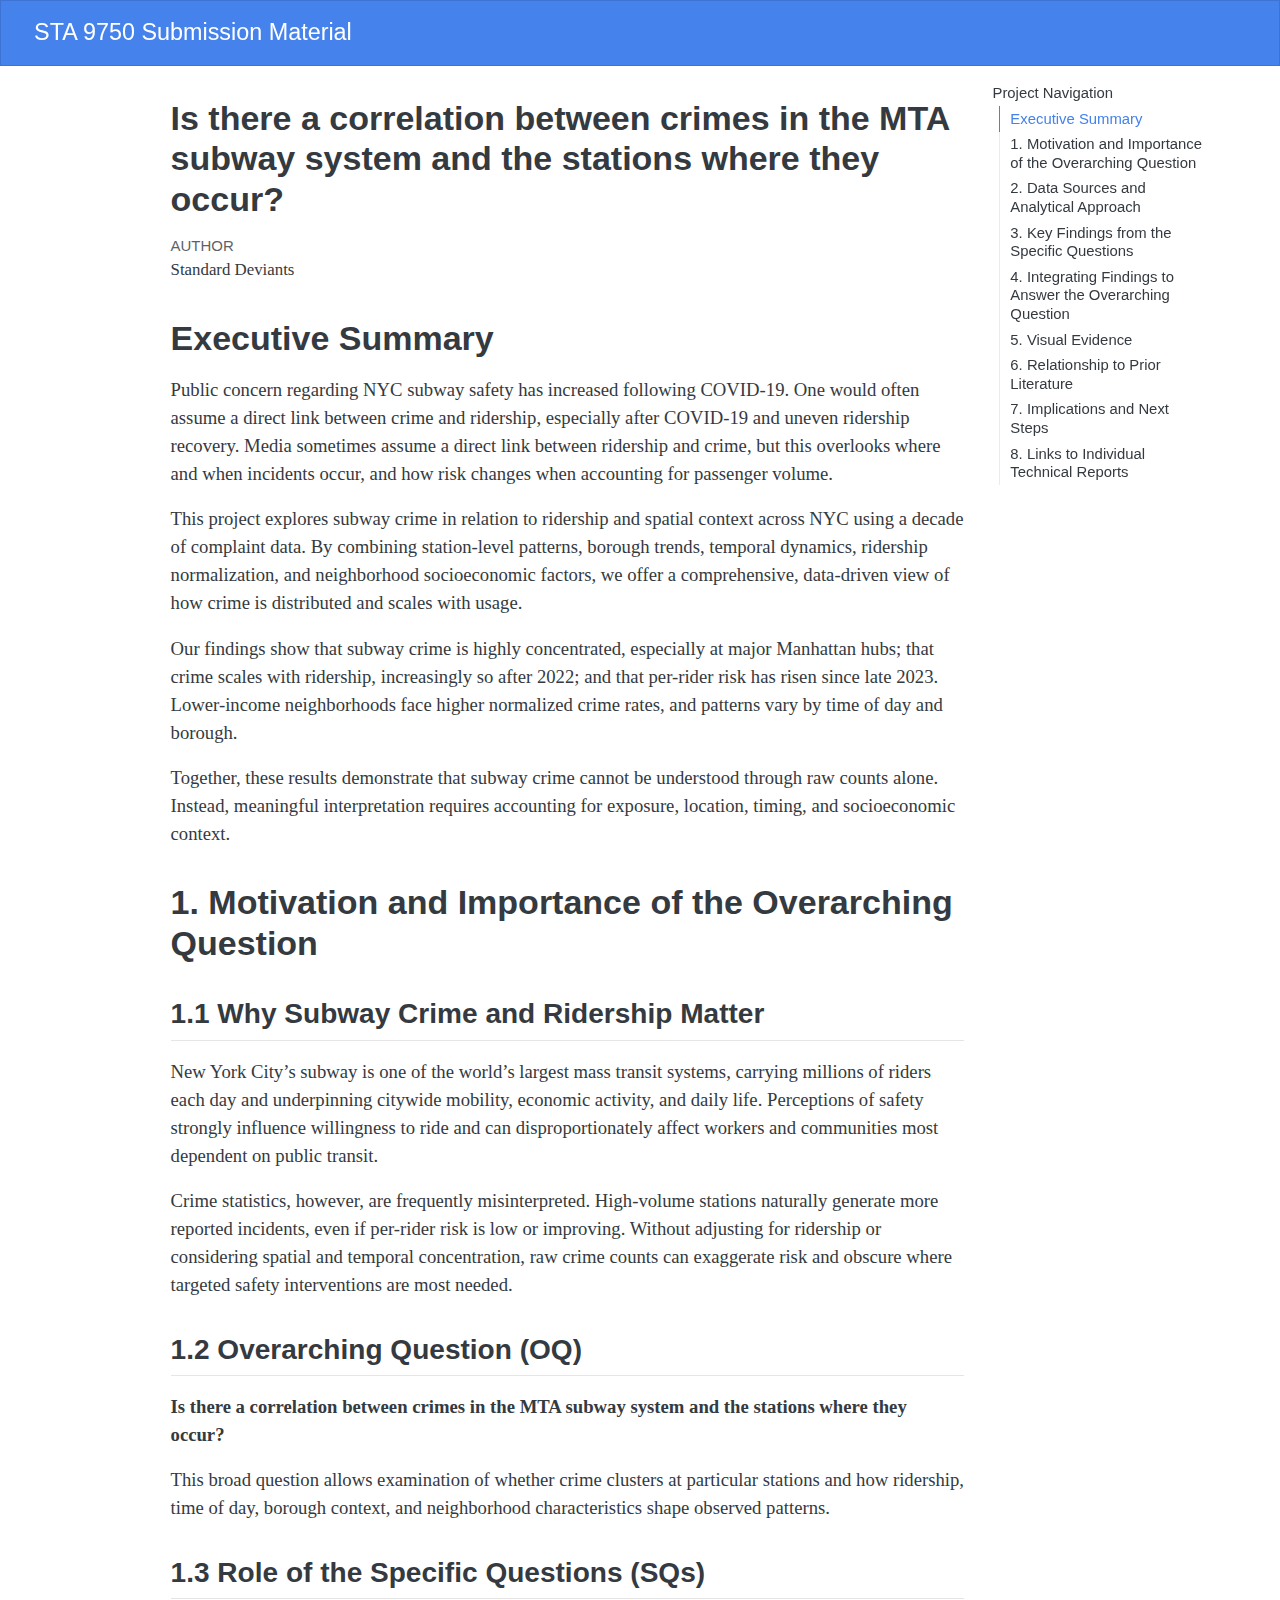
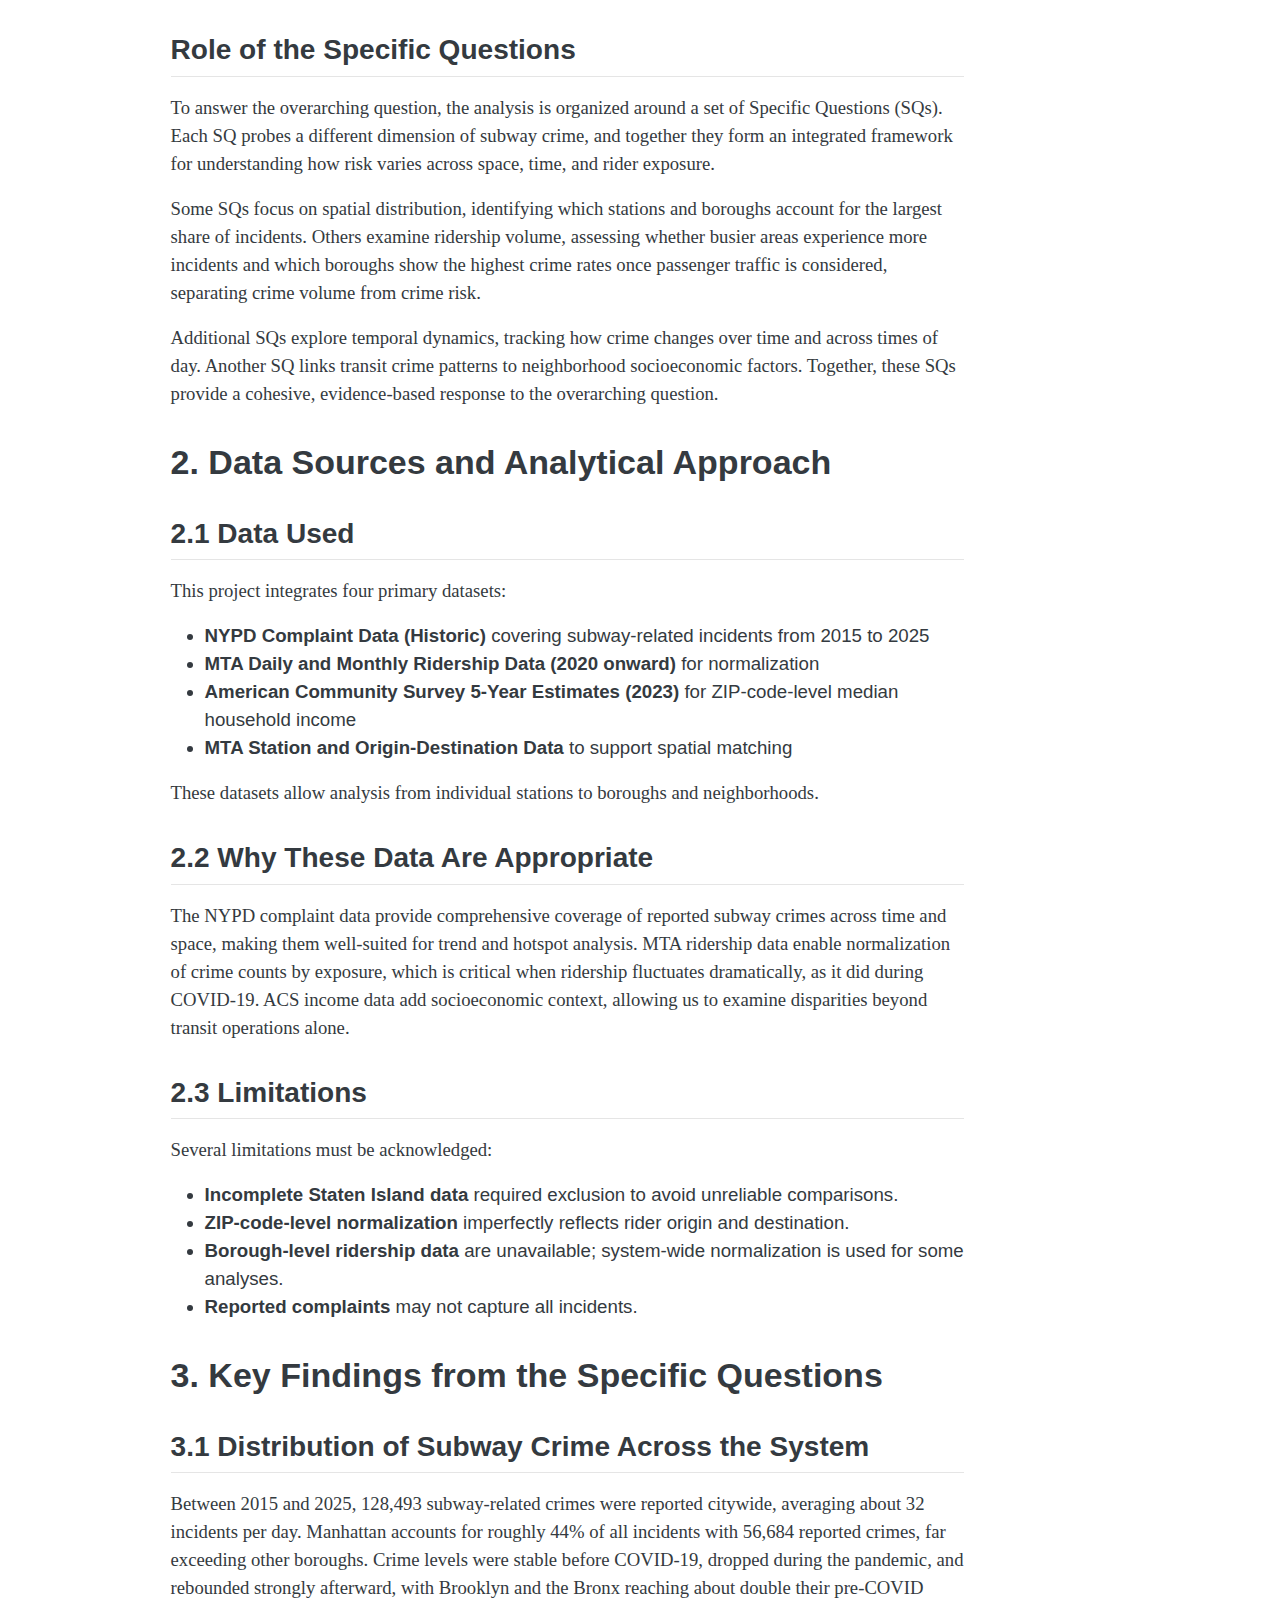
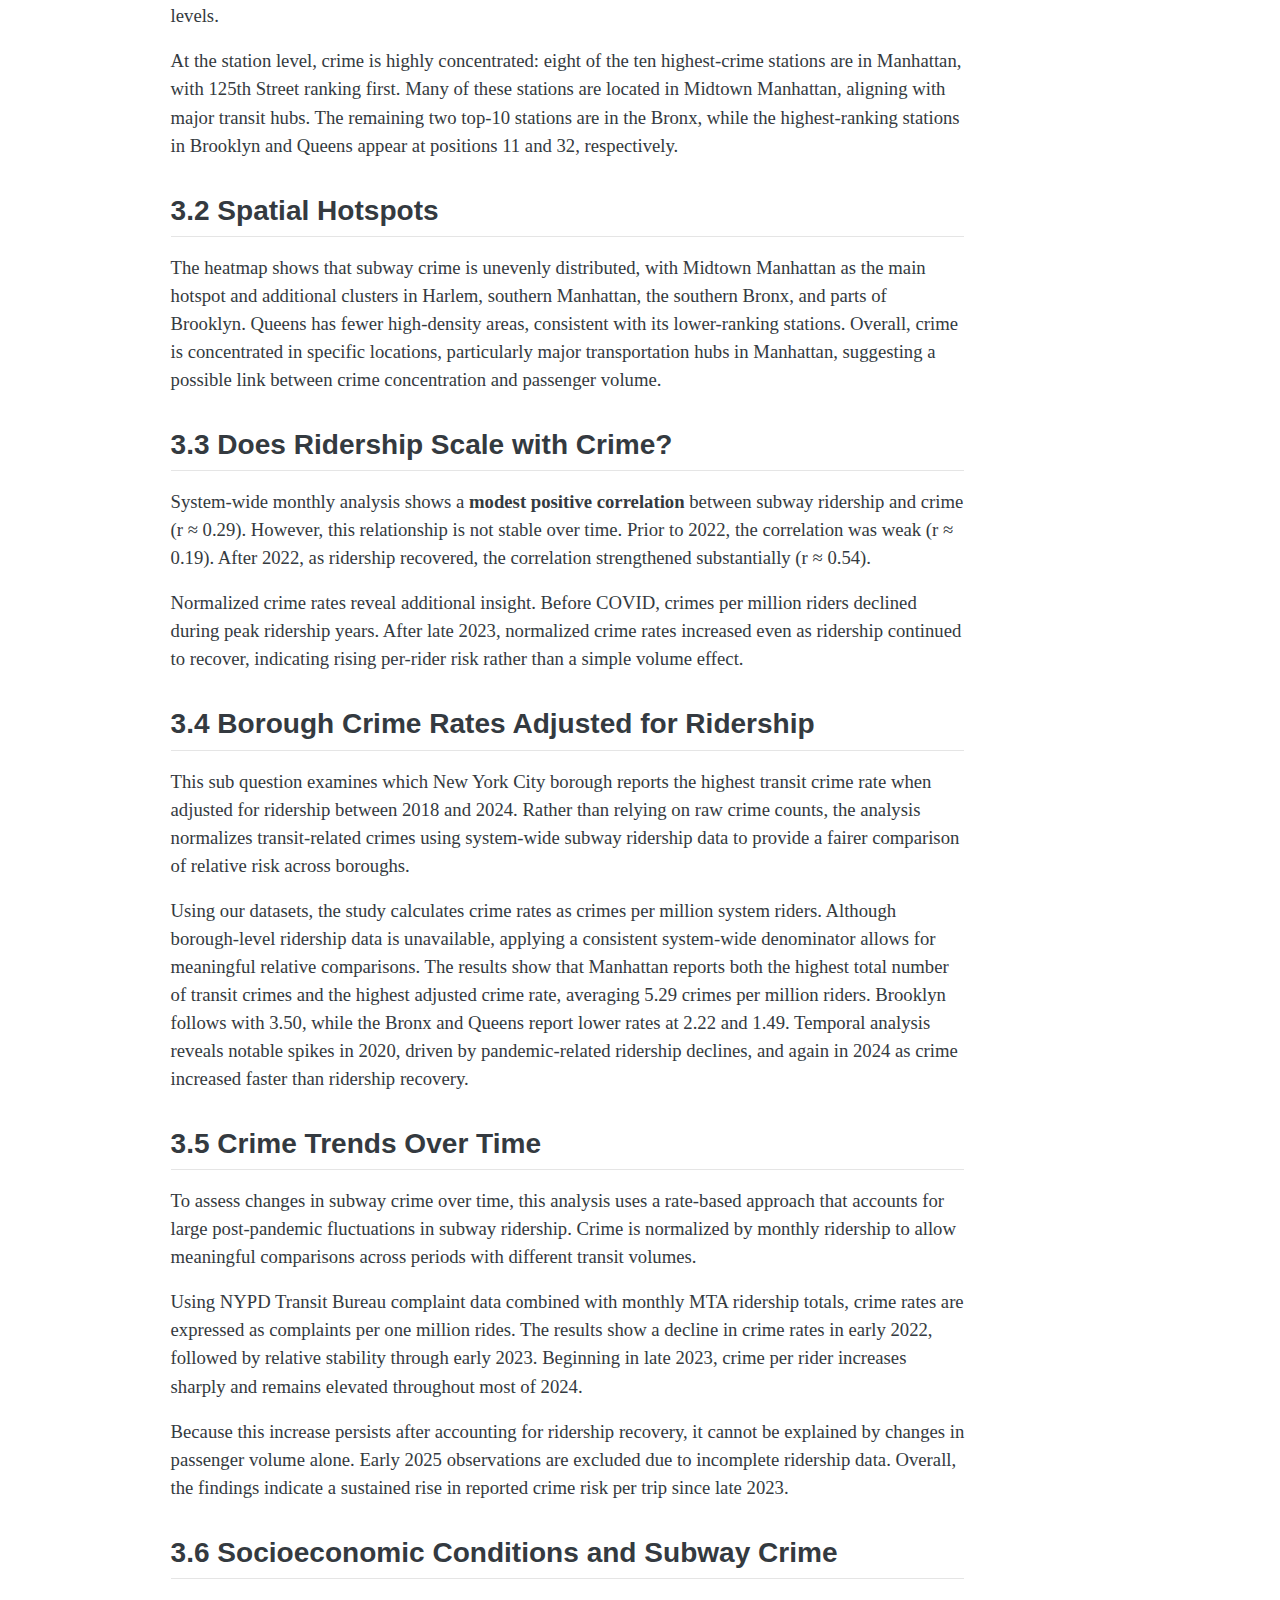
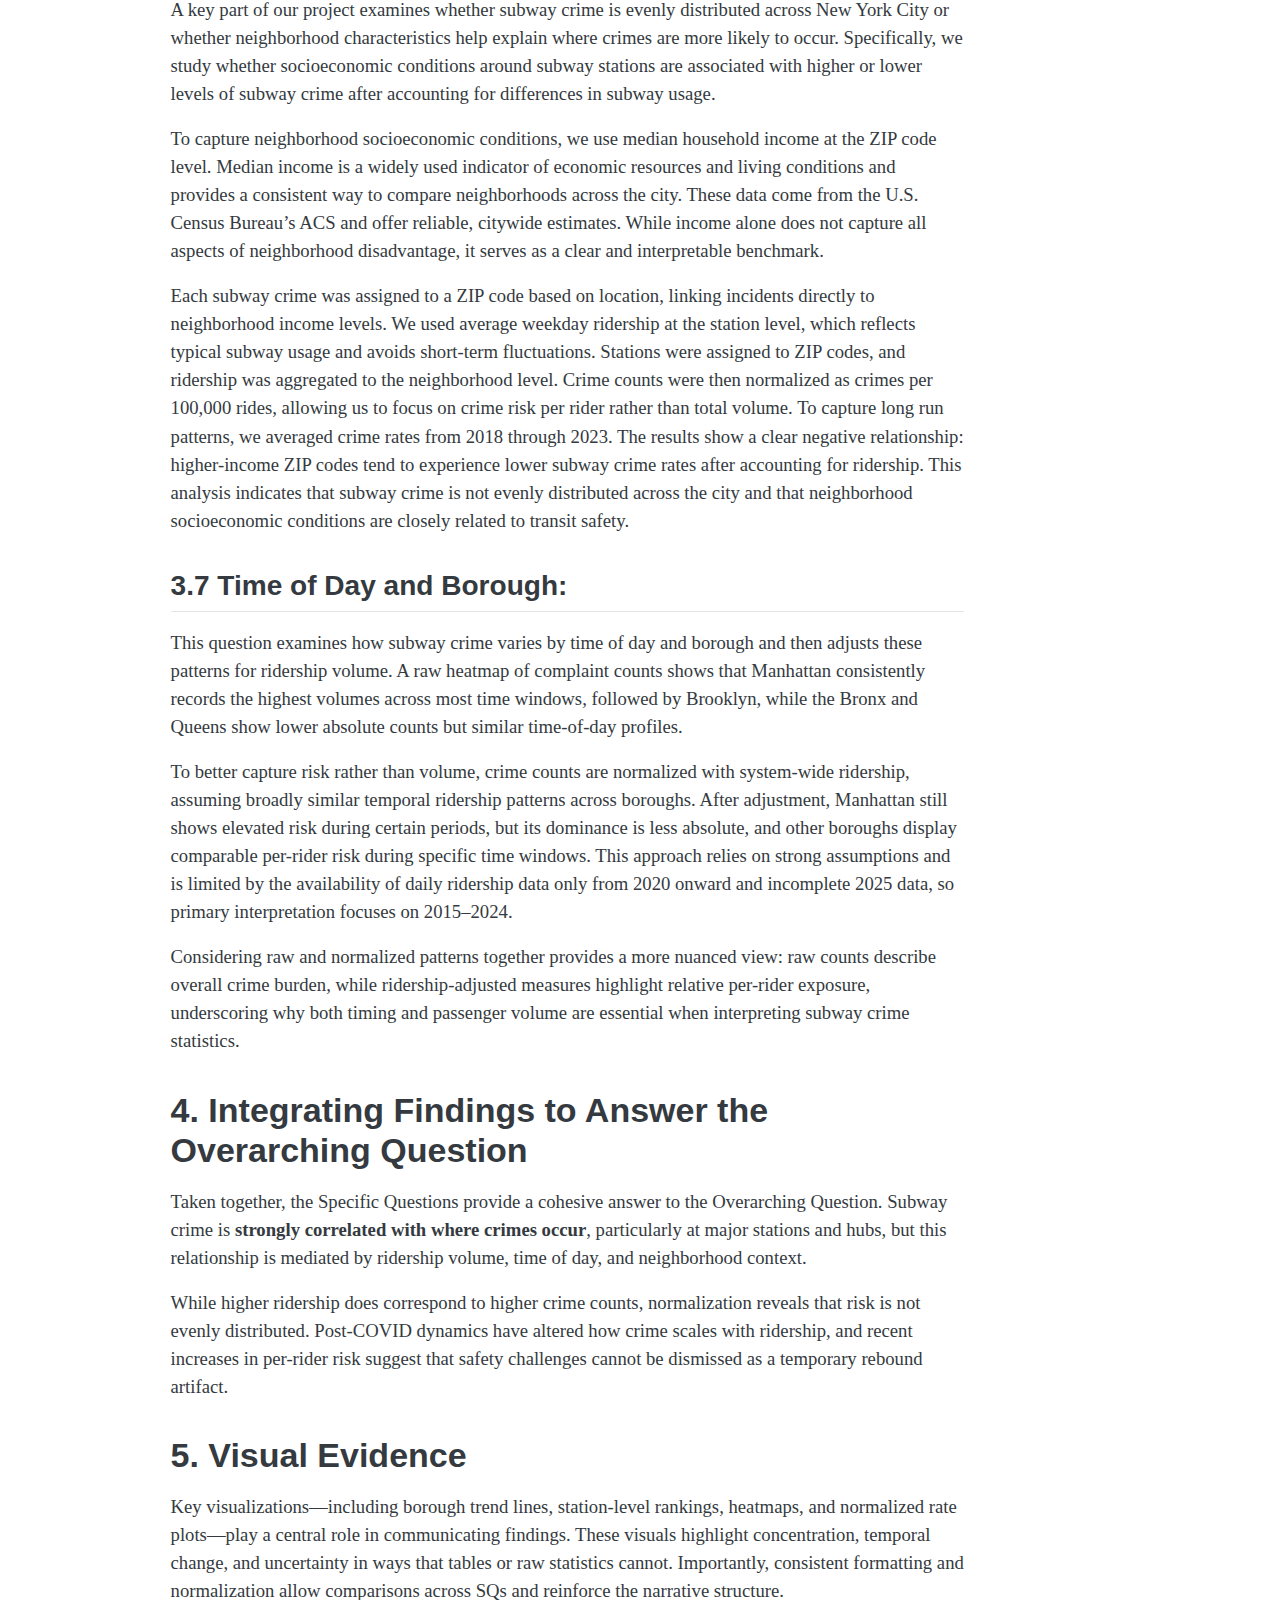
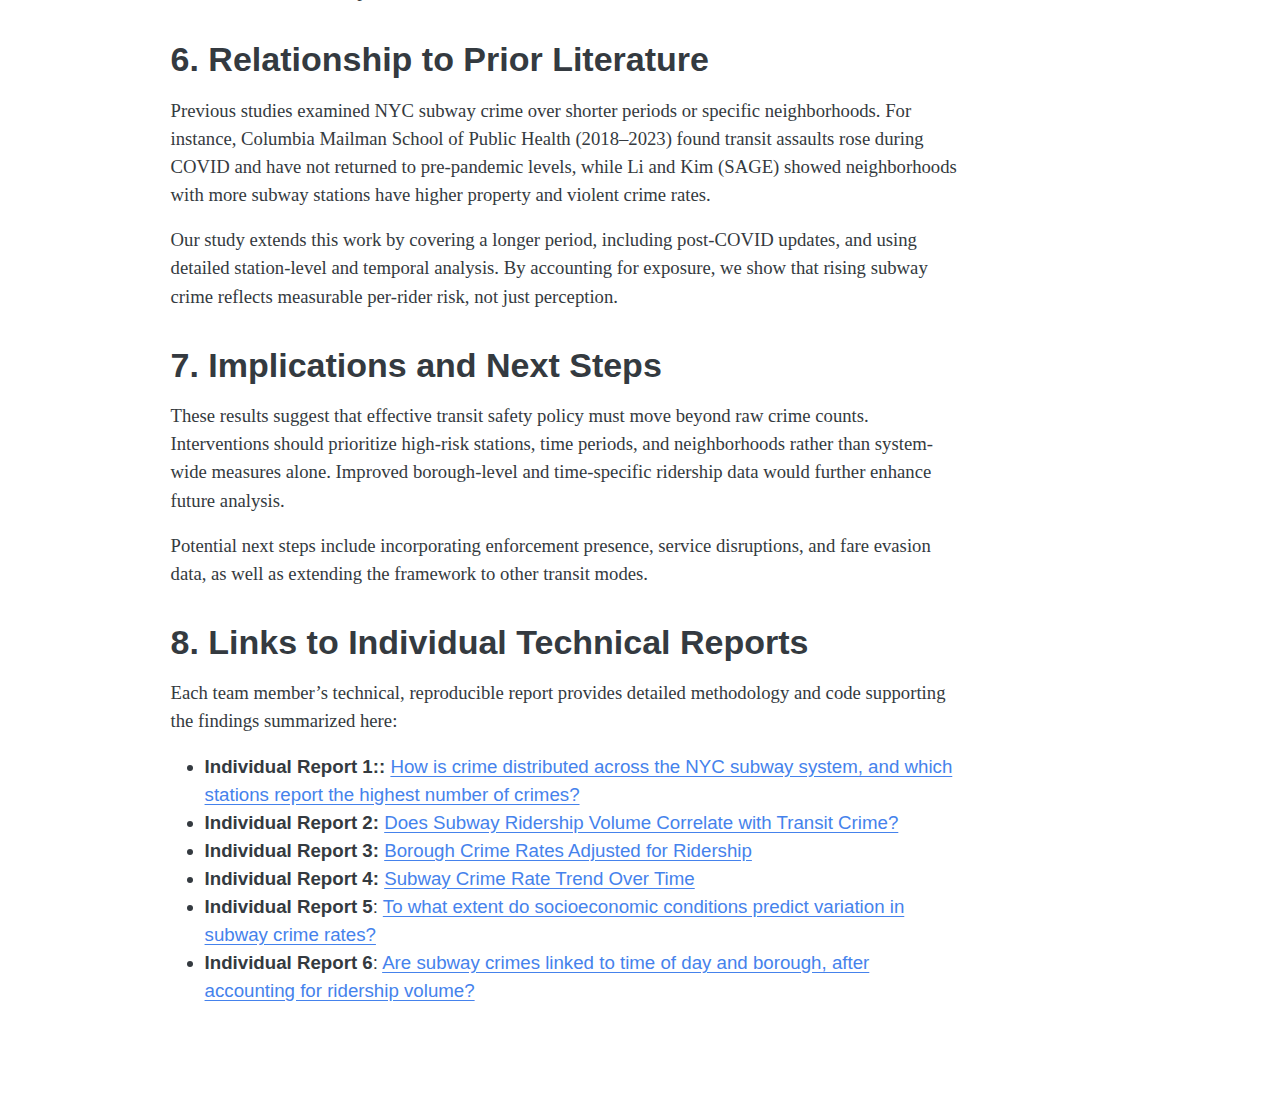
<file: docs/courseproject_summaryreport.html>
<!DOCTYPE html>
<html xmlns="http://www.w3.org/1999/xhtml" lang="en" xml:lang="en"><head>

<meta charset="utf-8">
<meta name="generator" content="quarto-1.8.22">

<meta name="viewport" content="width=device-width, initial-scale=1.0, user-scalable=yes">

<meta name="author" content="Standard Deviants">

<title>Is there a correlation between crimes in the MTA subway system and the stations where they occur? – STA 9750 Submission Material</title>
<style>
code{white-space: pre-wrap;}
span.smallcaps{font-variant: small-caps;}
div.columns{display: flex; gap: min(4vw, 1.5em);}
div.column{flex: auto; overflow-x: auto;}
div.hanging-indent{margin-left: 1.5em; text-indent: -1.5em;}
ul.task-list{list-style: none;}
ul.task-list li input[type="checkbox"] {
  width: 0.8em;
  margin: 0 0.8em 0.2em -1em; /* quarto-specific, see https://github.com/quarto-dev/quarto-cli/issues/4556 */ 
  vertical-align: middle;
}
</style>


<script src="site_libs/quarto-nav/quarto-nav.js"></script>
<script src="site_libs/quarto-nav/headroom.min.js"></script>
<script src="site_libs/clipboard/clipboard.min.js"></script>
<script src="site_libs/quarto-search/autocomplete.umd.js"></script>
<script src="site_libs/quarto-search/fuse.min.js"></script>
<script src="site_libs/quarto-search/quarto-search.js"></script>
<meta name="quarto:offset" content="./">
<script src="site_libs/quarto-html/quarto.js" type="module"></script>
<script src="site_libs/quarto-html/tabsets/tabsets.js" type="module"></script>
<script src="site_libs/quarto-html/axe/axe-check.js" type="module"></script>
<script src="site_libs/quarto-html/popper.min.js"></script>
<script src="site_libs/quarto-html/tippy.umd.min.js"></script>
<script src="site_libs/quarto-html/anchor.min.js"></script>
<link href="site_libs/quarto-html/tippy.css" rel="stylesheet">
<link href="site_libs/quarto-html/quarto-syntax-highlighting-cd7454b418030687c631a6a7286fbe16.css" rel="stylesheet" id="quarto-text-highlighting-styles">
<script src="site_libs/bootstrap/bootstrap.min.js"></script>
<link href="site_libs/bootstrap/bootstrap-icons.css" rel="stylesheet">
<link href="site_libs/bootstrap/bootstrap-93902a540ec147e97c89cb6c27a8df54.min.css" rel="stylesheet" append-hash="true" id="quarto-bootstrap" data-mode="light">
<script id="quarto-search-options" type="application/json">{
  "location": "navbar",
  "copy-button": false,
  "collapse-after": 3,
  "panel-placement": "end",
  "type": "overlay",
  "limit": 50,
  "keyboard-shortcut": [
    "f",
    "/",
    "s"
  ],
  "show-item-context": false,
  "language": {
    "search-no-results-text": "No results",
    "search-matching-documents-text": "matching documents",
    "search-copy-link-title": "Copy link to search",
    "search-hide-matches-text": "Hide additional matches",
    "search-more-match-text": "more match in this document",
    "search-more-matches-text": "more matches in this document",
    "search-clear-button-title": "Clear",
    "search-text-placeholder": "",
    "search-detached-cancel-button-title": "Cancel",
    "search-submit-button-title": "Submit",
    "search-label": "Search"
  }
}</script>


</head>

<body class="nav-fixed quarto-light">

<div id="quarto-search-results"></div>
  <header id="quarto-header" class="headroom fixed-top">
    <nav class="navbar navbar-expand-lg " data-bs-theme="dark">
      <div class="navbar-container container-fluid">
      <div class="navbar-brand-container mx-auto">
    <a href="./index.html" class="navbar-brand navbar-brand-logo">
    </a>
    <a class="navbar-brand" href="./index.html">
    <span class="navbar-title">STA 9750 Submission Material</span>
    </a>
  </div>
        <div class="quarto-navbar-tools tools-end">
</div>
      </div> <!-- /container-fluid -->
    </nav>
</header>
<!-- content -->
<div id="quarto-content" class="quarto-container page-columns page-rows-contents page-layout-article page-navbar">
<!-- sidebar -->
<!-- margin-sidebar -->
    <div id="quarto-margin-sidebar" class="sidebar margin-sidebar">
        <nav id="TOC" role="doc-toc" class="toc-active">
    <h2 id="toc-title">Project Navigation</h2>
   
  <ul>
  <li><a href="#executive-summary" id="toc-executive-summary" class="nav-link active" data-scroll-target="#executive-summary">Executive Summary</a></li>
  <li><a href="#motivation-and-importance-of-the-overarching-question" id="toc-motivation-and-importance-of-the-overarching-question" class="nav-link" data-scroll-target="#motivation-and-importance-of-the-overarching-question">1. Motivation and Importance of the Overarching Question</a>
  <ul class="collapse">
  <li><a href="#why-subway-crime-and-ridership-matter" id="toc-why-subway-crime-and-ridership-matter" class="nav-link" data-scroll-target="#why-subway-crime-and-ridership-matter">1.1 Why Subway Crime and Ridership Matter</a></li>
  <li><a href="#overarching-question-oq" id="toc-overarching-question-oq" class="nav-link" data-scroll-target="#overarching-question-oq">1.2 Overarching Question (OQ)</a></li>
  <li><a href="#role-of-the-specific-questions-sqs" id="toc-role-of-the-specific-questions-sqs" class="nav-link" data-scroll-target="#role-of-the-specific-questions-sqs">1.3 Role of the Specific Questions (SQs)</a></li>
  <li><a href="#role-of-the-specific-questions" id="toc-role-of-the-specific-questions" class="nav-link" data-scroll-target="#role-of-the-specific-questions">Role of the Specific Questions</a></li>
  </ul></li>
  <li><a href="#data-sources-and-analytical-approach" id="toc-data-sources-and-analytical-approach" class="nav-link" data-scroll-target="#data-sources-and-analytical-approach">2. Data Sources and Analytical Approach</a>
  <ul class="collapse">
  <li><a href="#data-used" id="toc-data-used" class="nav-link" data-scroll-target="#data-used">2.1 Data Used</a></li>
  <li><a href="#why-these-data-are-appropriate" id="toc-why-these-data-are-appropriate" class="nav-link" data-scroll-target="#why-these-data-are-appropriate">2.2 Why These Data Are Appropriate</a></li>
  <li><a href="#limitations" id="toc-limitations" class="nav-link" data-scroll-target="#limitations">2.3 Limitations</a></li>
  </ul></li>
  <li><a href="#key-findings-from-the-specific-questions" id="toc-key-findings-from-the-specific-questions" class="nav-link" data-scroll-target="#key-findings-from-the-specific-questions">3. Key Findings from the Specific Questions</a>
  <ul class="collapse">
  <li><a href="#distribution-of-subway-crime-across-the-system" id="toc-distribution-of-subway-crime-across-the-system" class="nav-link" data-scroll-target="#distribution-of-subway-crime-across-the-system">3.1 Distribution of Subway Crime Across the System</a></li>
  <li><a href="#spatial-hotspots" id="toc-spatial-hotspots" class="nav-link" data-scroll-target="#spatial-hotspots">3.2 Spatial Hotspots</a></li>
  <li><a href="#does-ridership-scale-with-crime" id="toc-does-ridership-scale-with-crime" class="nav-link" data-scroll-target="#does-ridership-scale-with-crime">3.3 Does Ridership Scale with Crime?</a></li>
  <li><a href="#borough-crime-rates-adjusted-for-ridership" id="toc-borough-crime-rates-adjusted-for-ridership" class="nav-link" data-scroll-target="#borough-crime-rates-adjusted-for-ridership">3.4 Borough Crime Rates Adjusted for Ridership</a></li>
  <li><a href="#crime-trends-over-time" id="toc-crime-trends-over-time" class="nav-link" data-scroll-target="#crime-trends-over-time">3.5 Crime Trends Over Time</a></li>
  <li><a href="#socioeconomic-conditions-and-subway-crime" id="toc-socioeconomic-conditions-and-subway-crime" class="nav-link" data-scroll-target="#socioeconomic-conditions-and-subway-crime">3.6 Socioeconomic Conditions and Subway Crime</a></li>
  <li><a href="#time-of-day-and-borough" id="toc-time-of-day-and-borough" class="nav-link" data-scroll-target="#time-of-day-and-borough">3.7 Time of Day and Borough:</a></li>
  </ul></li>
  <li><a href="#integrating-findings-to-answer-the-overarching-question" id="toc-integrating-findings-to-answer-the-overarching-question" class="nav-link" data-scroll-target="#integrating-findings-to-answer-the-overarching-question">4. Integrating Findings to Answer the Overarching Question</a></li>
  <li><a href="#visual-evidence" id="toc-visual-evidence" class="nav-link" data-scroll-target="#visual-evidence">5. Visual Evidence</a></li>
  <li><a href="#relationship-to-prior-literature" id="toc-relationship-to-prior-literature" class="nav-link" data-scroll-target="#relationship-to-prior-literature">6. Relationship to Prior Literature</a></li>
  <li><a href="#implications-and-next-steps" id="toc-implications-and-next-steps" class="nav-link" data-scroll-target="#implications-and-next-steps">7. Implications and Next Steps</a></li>
  <li><a href="#links-to-individual-technical-reports" id="toc-links-to-individual-technical-reports" class="nav-link" data-scroll-target="#links-to-individual-technical-reports">8. Links to Individual Technical Reports</a></li>
  </ul>
</nav>
    </div>
<!-- main -->
<main class="content" id="quarto-document-content">

<header id="title-block-header" class="quarto-title-block default">
<div class="quarto-title">
<h1 class="title">Is there a correlation between crimes in the MTA subway system and the stations where they occur?</h1>
</div>



<div class="quarto-title-meta">

    <div>
    <div class="quarto-title-meta-heading">Author</div>
    <div class="quarto-title-meta-contents">
             <p>Standard Deviants </p>
          </div>
  </div>
    
  
    
  </div>
  


</header>


<section id="executive-summary" class="level1">
<h1>Executive Summary</h1>
<p>Public concern regarding NYC subway safety has increased following COVID-19. One would often assume a direct link between crime and ridership, especially after COVID-19 and uneven ridership recovery. Media sometimes assume a direct link between ridership and crime, but this overlooks where and when incidents occur, and how risk changes when accounting for passenger volume.</p>
<p>This project explores subway crime in relation to ridership and spatial context across NYC using a decade of complaint data. By combining station-level patterns, borough trends, temporal dynamics, ridership normalization, and neighborhood socioeconomic factors, we offer a comprehensive, data-driven view of how crime is distributed and scales with usage.</p>
<p>Our findings show that subway crime is highly concentrated, especially at major Manhattan hubs; that crime scales with ridership, increasingly so after 2022; and that per-rider risk has risen since late 2023. Lower-income neighborhoods face higher normalized crime rates, and patterns vary by time of day and borough.</p>
<p>Together, these results demonstrate that subway crime cannot be understood through raw counts alone. Instead, meaningful interpretation requires accounting for exposure, location, timing, and socioeconomic context.</p>
</section>
<section id="motivation-and-importance-of-the-overarching-question" class="level1">
<h1>1. Motivation and Importance of the Overarching Question</h1>
<section id="why-subway-crime-and-ridership-matter" class="level2">
<h2 class="anchored" data-anchor-id="why-subway-crime-and-ridership-matter">1.1 Why Subway Crime and Ridership Matter</h2>
<p>New York City’s subway is one of the world’s largest mass transit systems, carrying millions of riders each day and underpinning citywide mobility, economic activity, and daily life. Perceptions of safety strongly influence willingness to ride and can disproportionately affect workers and communities most dependent on public transit.</p>
<p>Crime statistics, however, are frequently misinterpreted. High-volume stations naturally generate more reported incidents, even if per-rider risk is low or improving. Without adjusting for ridership or considering spatial and temporal concentration, raw crime counts can exaggerate risk and obscure where targeted safety interventions are most needed.</p>
</section>
<section id="overarching-question-oq" class="level2">
<h2 class="anchored" data-anchor-id="overarching-question-oq">1.2 Overarching Question (OQ)</h2>
<p><strong>Is there a correlation between crimes in the MTA subway system and the stations where they occur?</strong></p>
<p>This broad question allows examination of whether crime clusters at particular stations and how ridership, time of day, borough context, and neighborhood characteristics shape observed patterns.</p>
</section>
<section id="role-of-the-specific-questions-sqs" class="level2">
<h2 class="anchored" data-anchor-id="role-of-the-specific-questions-sqs">1.3 Role of the Specific Questions (SQs)</h2>
</section>
<section id="role-of-the-specific-questions" class="level2">
<h2 class="anchored" data-anchor-id="role-of-the-specific-questions">Role of the Specific Questions</h2>
<p>To answer the overarching question, the analysis is organized around a set of Specific Questions (SQs). Each SQ probes a different dimension of subway crime, and together they form an integrated framework for understanding how risk varies across space, time, and rider exposure.</p>
<p>Some SQs focus on spatial distribution, identifying which stations and boroughs account for the largest share of incidents. Others examine ridership volume, assessing whether busier areas experience more incidents and which boroughs show the highest crime rates once passenger traffic is considered, separating crime volume from crime risk.</p>
<p>Additional SQs explore temporal dynamics, tracking how crime changes over time and across times of day. Another SQ links transit crime patterns to neighborhood socioeconomic factors. Together, these SQs provide a cohesive, evidence-based response to the overarching question.</p>
</section>
</section>
<section id="data-sources-and-analytical-approach" class="level1">
<h1>2. Data Sources and Analytical Approach</h1>
<section id="data-used" class="level2">
<h2 class="anchored" data-anchor-id="data-used">2.1 Data Used</h2>
<p>This project integrates four primary datasets:</p>
<ul>
<li><strong>NYPD Complaint Data (Historic)</strong> covering subway-related incidents from 2015 to 2025<br>
</li>
<li><strong>MTA Daily and Monthly Ridership Data (2020 onward)</strong> for normalization</li>
<li><strong>American Community Survey 5-Year Estimates (2023)</strong> for ZIP-code-level median household income</li>
<li><strong>MTA Station and Origin-Destination Data</strong> to support spatial matching</li>
</ul>
<p>These datasets allow analysis from individual stations to boroughs and neighborhoods.</p>
</section>
<section id="why-these-data-are-appropriate" class="level2">
<h2 class="anchored" data-anchor-id="why-these-data-are-appropriate">2.2 Why These Data Are Appropriate</h2>
<p>The NYPD complaint data provide comprehensive coverage of reported subway crimes across time and space, making them well-suited for trend and hotspot analysis. MTA ridership data enable normalization of crime counts by exposure, which is critical when ridership fluctuates dramatically, as it did during COVID-19. ACS income data add socioeconomic context, allowing us to examine disparities beyond transit operations alone.</p>
</section>
<section id="limitations" class="level2">
<h2 class="anchored" data-anchor-id="limitations">2.3 Limitations</h2>
<p>Several limitations must be acknowledged:</p>
<ul>
<li><strong>Incomplete Staten Island data</strong> required exclusion to avoid unreliable comparisons.</li>
<li><strong>ZIP-code-level normalization</strong> imperfectly reflects rider origin and destination.</li>
<li><strong>Borough-level ridership data</strong> are unavailable; system-wide normalization is used for some analyses.</li>
<li><strong>Reported complaints</strong> may not capture all incidents.</li>
</ul>
</section>
</section>
<section id="key-findings-from-the-specific-questions" class="level1">
<h1>3. Key Findings from the Specific Questions</h1>
<section id="distribution-of-subway-crime-across-the-system" class="level2">
<h2 class="anchored" data-anchor-id="distribution-of-subway-crime-across-the-system">3.1 Distribution of Subway Crime Across the System</h2>
<p>Between 2015 and 2025, 128,493 subway-related crimes were reported citywide, averaging about 32 incidents per day. Manhattan accounts for roughly 44% of all incidents with 56,684 reported crimes, far exceeding other boroughs. Crime levels were stable before COVID-19, dropped during the pandemic, and rebounded strongly afterward, with Brooklyn and the Bronx reaching about double their pre-COVID levels.</p>
<p>At the station level, crime is highly concentrated: eight of the ten highest-crime stations are in Manhattan, with 125th Street ranking first. Many of these stations are located in Midtown Manhattan, aligning with major transit hubs. The remaining two top-10 stations are in the Bronx, while the highest-ranking stations in Brooklyn and Queens appear at positions 11 and 32, respectively.</p>
</section>
<section id="spatial-hotspots" class="level2">
<h2 class="anchored" data-anchor-id="spatial-hotspots">3.2 Spatial Hotspots</h2>
<p>The heatmap shows that subway crime is unevenly distributed, with Midtown Manhattan as the main hotspot and additional clusters in Harlem, southern Manhattan, the southern Bronx, and parts of Brooklyn. Queens has fewer high-density areas, consistent with its lower-ranking stations. Overall, crime is concentrated in specific locations, particularly major transportation hubs in Manhattan, suggesting a possible link between crime concentration and passenger volume.</p>
</section>
<section id="does-ridership-scale-with-crime" class="level2">
<h2 class="anchored" data-anchor-id="does-ridership-scale-with-crime">3.3 Does Ridership Scale with Crime?</h2>
<p>System-wide monthly analysis shows a <strong>modest positive correlation</strong> between subway ridership and crime (r ≈ 0.29). However, this relationship is not stable over time. Prior to 2022, the correlation was weak (r ≈ 0.19). After 2022, as ridership recovered, the correlation strengthened substantially (r ≈ 0.54).</p>
<p>Normalized crime rates reveal additional insight. Before COVID, crimes per million riders declined during peak ridership years. After late 2023, normalized crime rates increased even as ridership continued to recover, indicating rising per-rider risk rather than a simple volume effect.</p>
</section>
<section id="borough-crime-rates-adjusted-for-ridership" class="level2">
<h2 class="anchored" data-anchor-id="borough-crime-rates-adjusted-for-ridership">3.4 Borough Crime Rates Adjusted for Ridership</h2>
<p>This sub question examines which New York City borough reports the highest transit crime rate when adjusted for ridership between 2018 and 2024. Rather than relying on raw crime counts, the analysis normalizes transit-related crimes using system-wide subway ridership data to provide a fairer comparison of relative risk across boroughs.</p>
<p>Using our datasets, the study calculates crime rates as crimes per million system riders. Although borough-level ridership data is unavailable, applying a consistent system-wide denominator allows for meaningful relative comparisons. The results show that Manhattan reports both the highest total number of transit crimes and the highest adjusted crime rate, averaging 5.29 crimes per million riders. Brooklyn follows with 3.50, while the Bronx and Queens report lower rates at 2.22 and 1.49. Temporal analysis reveals notable spikes in 2020, driven by pandemic-related ridership declines, and again in 2024 as crime increased faster than ridership recovery.</p>
</section>
<section id="crime-trends-over-time" class="level2">
<h2 class="anchored" data-anchor-id="crime-trends-over-time">3.5 Crime Trends Over Time</h2>
<p>To assess changes in subway crime over time, this analysis uses a rate-based approach that accounts for large post-pandemic fluctuations in subway ridership. Crime is normalized by monthly ridership to allow meaningful comparisons across periods with different transit volumes.</p>
<p>Using NYPD Transit Bureau complaint data combined with monthly MTA ridership totals, crime rates are expressed as complaints per one million rides. The results show a decline in crime rates in early 2022, followed by relative stability through early 2023. Beginning in late 2023, crime per rider increases sharply and remains elevated throughout most of 2024.</p>
<p>Because this increase persists after accounting for ridership recovery, it cannot be explained by changes in passenger volume alone. Early 2025 observations are excluded due to incomplete ridership data. Overall, the findings indicate a sustained rise in reported crime risk per trip since late 2023.</p>
</section>
<section id="socioeconomic-conditions-and-subway-crime" class="level2">
<h2 class="anchored" data-anchor-id="socioeconomic-conditions-and-subway-crime">3.6 Socioeconomic Conditions and Subway Crime</h2>
<p>A key part of our project examines whether subway crime is evenly distributed across New York City or whether neighborhood characteristics help explain where crimes are more likely to occur. Specifically, we study whether socioeconomic conditions around subway stations are associated with higher or lower levels of subway crime after accounting for differences in subway usage.</p>
<p>To capture neighborhood socioeconomic conditions, we use median household income at the ZIP code level. Median income is a widely used indicator of economic resources and living conditions and provides a consistent way to compare neighborhoods across the city. These data come from the U.S. Census Bureau’s ACS and offer reliable, citywide estimates. While income alone does not capture all aspects of neighborhood disadvantage, it serves as a clear and interpretable benchmark.</p>
<p>Each subway crime was assigned to a ZIP code based on location, linking incidents directly to neighborhood income levels. We used average weekday ridership at the station level, which reflects typical subway usage and avoids short-term fluctuations. Stations were assigned to ZIP codes, and ridership was aggregated to the neighborhood level. Crime counts were then normalized as crimes per 100,000 rides, allowing us to focus on crime risk per rider rather than total volume. To capture long run patterns, we averaged crime rates from 2018 through 2023. The results show a clear negative relationship: higher-income ZIP codes tend to experience lower subway crime rates after accounting for ridership. This analysis indicates that subway crime is not evenly distributed across the city and that neighborhood socioeconomic conditions are closely related to transit safety.</p>
</section>
<section id="time-of-day-and-borough" class="level2">
<h2 class="anchored" data-anchor-id="time-of-day-and-borough">3.7 Time of Day and Borough:</h2>
<p>This question examines how subway crime varies by time of day and borough and then adjusts these patterns for ridership volume. A raw heatmap of complaint counts shows that Manhattan consistently records the highest volumes across most time windows, followed by Brooklyn, while the Bronx and Queens show lower absolute counts but similar time-of-day profiles.</p>
<p>To better capture risk rather than volume, crime counts are normalized with system-wide ridership, assuming broadly similar temporal ridership patterns across boroughs. After adjustment, Manhattan still shows elevated risk during certain periods, but its dominance is less absolute, and other boroughs display comparable per-rider risk during specific time windows. This approach relies on strong assumptions and is limited by the availability of daily ridership data only from 2020 onward and incomplete 2025 data, so primary interpretation focuses on 2015–2024.</p>
<p>Considering raw and normalized patterns together provides a more nuanced view: raw counts describe overall crime burden, while ridership-adjusted measures highlight relative per-rider exposure, underscoring why both timing and passenger volume are essential when interpreting subway crime statistics.</p>
</section>
</section>
<section id="integrating-findings-to-answer-the-overarching-question" class="level1">
<h1>4. Integrating Findings to Answer the Overarching Question</h1>
<p>Taken together, the Specific Questions provide a cohesive answer to the Overarching Question. Subway crime is <strong>strongly correlated with where crimes occur</strong>, particularly at major stations and hubs, but this relationship is mediated by ridership volume, time of day, and neighborhood context.</p>
<p>While higher ridership does correspond to higher crime counts, normalization reveals that risk is not evenly distributed. Post-COVID dynamics have altered how crime scales with ridership, and recent increases in per-rider risk suggest that safety challenges cannot be dismissed as a temporary rebound artifact.</p>
</section>
<section id="visual-evidence" class="level1">
<h1>5. Visual Evidence</h1>
<p>Key visualizations—including borough trend lines, station-level rankings, heatmaps, and normalized rate plots—play a central role in communicating findings. These visuals highlight concentration, temporal change, and uncertainty in ways that tables or raw statistics cannot. Importantly, consistent formatting and normalization allow comparisons across SQs and reinforce the narrative structure.</p>
</section>
<section id="relationship-to-prior-literature" class="level1">
<h1>6. Relationship to Prior Literature</h1>
<p>Previous studies examined NYC subway crime over shorter periods or specific neighborhoods. For instance, Columbia Mailman School of Public Health (2018–2023) found transit assaults rose during COVID and have not returned to pre-pandemic levels, while Li and Kim (SAGE) showed neighborhoods with more subway stations have higher property and violent crime rates.</p>
<p>Our study extends this work by covering a longer period, including post-COVID updates, and using detailed station-level and temporal analysis. By accounting for exposure, we show that rising subway crime reflects measurable per-rider risk, not just perception.</p>
</section>
<section id="implications-and-next-steps" class="level1">
<h1>7. Implications and Next Steps</h1>
<p>These results suggest that effective transit safety policy must move beyond raw crime counts. Interventions should prioritize high-risk stations, time periods, and neighborhoods rather than system-wide measures alone. Improved borough-level and time-specific ridership data would further enhance future analysis.</p>
<p>Potential next steps include incorporating enforcement presence, service disruptions, and fare evasion data, as well as extending the framework to other transit modes.</p>
</section>
<section id="links-to-individual-technical-reports" class="level1">
<h1>8. Links to Individual Technical Reports</h1>
<p>Each team member’s technical, reproducible report provides detailed methodology and code supporting the findings summarized here:</p>
<ul>
<li><strong>Individual Report 1::</strong> <a href="https://yagoparada.github.io/STA9750-2025-FALL/courseproject_sq1.html">How is crime distributed across the NYC subway system, and which stations report the highest number of crimes?</a></li>
<li><strong>Individual Report 2:</strong> <a href="https://tanmaysharma96.github.io/STA9750-2025-FALL/MTA_project.html">Does Subway Ridership Volume Correlate with Transit Crime?</a></li>
<li><strong>Individual Report 3:</strong> <a href="https://xutang-xt.github.io/STA9750-2025-FALL/final%20course%20project.html">Borough Crime Rates Adjusted for Ridership</a></li>
<li><strong>Individual Report 4:</strong> <a href="https://xiaolinwu01.github.io/STA9750-2025-FALL/course_project/individual/xiaolin_sq_subway_crime_trend.html">Subway Crime Rate Trend Over Time</a></li>
<li><strong>Individual Report 5</strong>: <a href="Link:%20https://maham1004.github.io/STA9750-2025-FALL/FinalProjectReport.html">To what extent do socioeconomic conditions predict variation in subway crime rates?</a></li>
<li><strong>Individual Report 6</strong>: <a href="https://nupur-nagarkatti.github.io/STA9750-2025-FALL/courseproject.html">Are subway crimes linked to time of day and borough, after accounting for ridership volume?</a></li>
</ul>


</section>

</main> <!-- /main -->
<script id="quarto-html-after-body" type="application/javascript">
  window.document.addEventListener("DOMContentLoaded", function (event) {
    const icon = "";
    const anchorJS = new window.AnchorJS();
    anchorJS.options = {
      placement: 'right',
      icon: icon
    };
    anchorJS.add('.anchored');
    const isCodeAnnotation = (el) => {
      for (const clz of el.classList) {
        if (clz.startsWith('code-annotation-')) {                     
          return true;
        }
      }
      return false;
    }
    const onCopySuccess = function(e) {
      // button target
      const button = e.trigger;
      // don't keep focus
      button.blur();
      // flash "checked"
      button.classList.add('code-copy-button-checked');
      var currentTitle = button.getAttribute("title");
      button.setAttribute("title", "Copied!");
      let tooltip;
      if (window.bootstrap) {
        button.setAttribute("data-bs-toggle", "tooltip");
        button.setAttribute("data-bs-placement", "left");
        button.setAttribute("data-bs-title", "Copied!");
        tooltip = new bootstrap.Tooltip(button, 
          { trigger: "manual", 
            customClass: "code-copy-button-tooltip",
            offset: [0, -8]});
        tooltip.show();    
      }
      setTimeout(function() {
        if (tooltip) {
          tooltip.hide();
          button.removeAttribute("data-bs-title");
          button.removeAttribute("data-bs-toggle");
          button.removeAttribute("data-bs-placement");
        }
        button.setAttribute("title", currentTitle);
        button.classList.remove('code-copy-button-checked');
      }, 1000);
      // clear code selection
      e.clearSelection();
    }
    const getTextToCopy = function(trigger) {
        const codeEl = trigger.previousElementSibling.cloneNode(true);
        for (const childEl of codeEl.children) {
          if (isCodeAnnotation(childEl)) {
            childEl.remove();
          }
        }
        return codeEl.innerText;
    }
    const clipboard = new window.ClipboardJS('.code-copy-button:not([data-in-quarto-modal])', {
      text: getTextToCopy
    });
    clipboard.on('success', onCopySuccess);
    if (window.document.getElementById('quarto-embedded-source-code-modal')) {
      const clipboardModal = new window.ClipboardJS('.code-copy-button[data-in-quarto-modal]', {
        text: getTextToCopy,
        container: window.document.getElementById('quarto-embedded-source-code-modal')
      });
      clipboardModal.on('success', onCopySuccess);
    }
      var localhostRegex = new RegExp(/^(?:http|https):\/\/localhost\:?[0-9]*\//);
      var mailtoRegex = new RegExp(/^mailto:/);
        var filterRegex = new RegExp("https:\/\/yagoparada\.github\.io\/STA9750-2025-FALL\/");
      var isInternal = (href) => {
          return filterRegex.test(href) || localhostRegex.test(href) || mailtoRegex.test(href);
      }
      // Inspect non-navigation links and adorn them if external
     var links = window.document.querySelectorAll('a[href]:not(.nav-link):not(.navbar-brand):not(.toc-action):not(.sidebar-link):not(.sidebar-item-toggle):not(.pagination-link):not(.no-external):not([aria-hidden]):not(.dropdown-item):not(.quarto-navigation-tool):not(.about-link)');
      for (var i=0; i<links.length; i++) {
        const link = links[i];
        if (!isInternal(link.href)) {
          // undo the damage that might have been done by quarto-nav.js in the case of
          // links that we want to consider external
          if (link.dataset.originalHref !== undefined) {
            link.href = link.dataset.originalHref;
          }
        }
      }
    function tippyHover(el, contentFn, onTriggerFn, onUntriggerFn) {
      const config = {
        allowHTML: true,
        maxWidth: 500,
        delay: 100,
        arrow: false,
        appendTo: function(el) {
            return el.parentElement;
        },
        interactive: true,
        interactiveBorder: 10,
        theme: 'quarto',
        placement: 'bottom-start',
      };
      if (contentFn) {
        config.content = contentFn;
      }
      if (onTriggerFn) {
        config.onTrigger = onTriggerFn;
      }
      if (onUntriggerFn) {
        config.onUntrigger = onUntriggerFn;
      }
      window.tippy(el, config); 
    }
    const noterefs = window.document.querySelectorAll('a[role="doc-noteref"]');
    for (var i=0; i<noterefs.length; i++) {
      const ref = noterefs[i];
      tippyHover(ref, function() {
        // use id or data attribute instead here
        let href = ref.getAttribute('data-footnote-href') || ref.getAttribute('href');
        try { href = new URL(href).hash; } catch {}
        const id = href.replace(/^#\/?/, "");
        const note = window.document.getElementById(id);
        if (note) {
          return note.innerHTML;
        } else {
          return "";
        }
      });
    }
    const xrefs = window.document.querySelectorAll('a.quarto-xref');
    const processXRef = (id, note) => {
      // Strip column container classes
      const stripColumnClz = (el) => {
        el.classList.remove("page-full", "page-columns");
        if (el.children) {
          for (const child of el.children) {
            stripColumnClz(child);
          }
        }
      }
      stripColumnClz(note)
      if (id === null || id.startsWith('sec-')) {
        // Special case sections, only their first couple elements
        const container = document.createElement("div");
        if (note.children && note.children.length > 2) {
          container.appendChild(note.children[0].cloneNode(true));
          for (let i = 1; i < note.children.length; i++) {
            const child = note.children[i];
            if (child.tagName === "P" && child.innerText === "") {
              continue;
            } else {
              container.appendChild(child.cloneNode(true));
              break;
            }
          }
          if (window.Quarto?.typesetMath) {
            window.Quarto.typesetMath(container);
          }
          return container.innerHTML
        } else {
          if (window.Quarto?.typesetMath) {
            window.Quarto.typesetMath(note);
          }
          return note.innerHTML;
        }
      } else {
        // Remove any anchor links if they are present
        const anchorLink = note.querySelector('a.anchorjs-link');
        if (anchorLink) {
          anchorLink.remove();
        }
        if (window.Quarto?.typesetMath) {
          window.Quarto.typesetMath(note);
        }
        if (note.classList.contains("callout")) {
          return note.outerHTML;
        } else {
          return note.innerHTML;
        }
      }
    }
    for (var i=0; i<xrefs.length; i++) {
      const xref = xrefs[i];
      tippyHover(xref, undefined, function(instance) {
        instance.disable();
        let url = xref.getAttribute('href');
        let hash = undefined; 
        if (url.startsWith('#')) {
          hash = url;
        } else {
          try { hash = new URL(url).hash; } catch {}
        }
        if (hash) {
          const id = hash.replace(/^#\/?/, "");
          const note = window.document.getElementById(id);
          if (note !== null) {
            try {
              const html = processXRef(id, note.cloneNode(true));
              instance.setContent(html);
            } finally {
              instance.enable();
              instance.show();
            }
          } else {
            // See if we can fetch this
            fetch(url.split('#')[0])
            .then(res => res.text())
            .then(html => {
              const parser = new DOMParser();
              const htmlDoc = parser.parseFromString(html, "text/html");
              const note = htmlDoc.getElementById(id);
              if (note !== null) {
                const html = processXRef(id, note);
                instance.setContent(html);
              } 
            }).finally(() => {
              instance.enable();
              instance.show();
            });
          }
        } else {
          // See if we can fetch a full url (with no hash to target)
          // This is a special case and we should probably do some content thinning / targeting
          fetch(url)
          .then(res => res.text())
          .then(html => {
            const parser = new DOMParser();
            const htmlDoc = parser.parseFromString(html, "text/html");
            const note = htmlDoc.querySelector('main.content');
            if (note !== null) {
              // This should only happen for chapter cross references
              // (since there is no id in the URL)
              // remove the first header
              if (note.children.length > 0 && note.children[0].tagName === "HEADER") {
                note.children[0].remove();
              }
              const html = processXRef(null, note);
              instance.setContent(html);
            } 
          }).finally(() => {
            instance.enable();
            instance.show();
          });
        }
      }, function(instance) {
      });
    }
        let selectedAnnoteEl;
        const selectorForAnnotation = ( cell, annotation) => {
          let cellAttr = 'data-code-cell="' + cell + '"';
          let lineAttr = 'data-code-annotation="' +  annotation + '"';
          const selector = 'span[' + cellAttr + '][' + lineAttr + ']';
          return selector;
        }
        const selectCodeLines = (annoteEl) => {
          const doc = window.document;
          const targetCell = annoteEl.getAttribute("data-target-cell");
          const targetAnnotation = annoteEl.getAttribute("data-target-annotation");
          const annoteSpan = window.document.querySelector(selectorForAnnotation(targetCell, targetAnnotation));
          const lines = annoteSpan.getAttribute("data-code-lines").split(",");
          const lineIds = lines.map((line) => {
            return targetCell + "-" + line;
          })
          let top = null;
          let height = null;
          let parent = null;
          if (lineIds.length > 0) {
              //compute the position of the single el (top and bottom and make a div)
              const el = window.document.getElementById(lineIds[0]);
              top = el.offsetTop;
              height = el.offsetHeight;
              parent = el.parentElement.parentElement;
            if (lineIds.length > 1) {
              const lastEl = window.document.getElementById(lineIds[lineIds.length - 1]);
              const bottom = lastEl.offsetTop + lastEl.offsetHeight;
              height = bottom - top;
            }
            if (top !== null && height !== null && parent !== null) {
              // cook up a div (if necessary) and position it 
              let div = window.document.getElementById("code-annotation-line-highlight");
              if (div === null) {
                div = window.document.createElement("div");
                div.setAttribute("id", "code-annotation-line-highlight");
                div.style.position = 'absolute';
                parent.appendChild(div);
              }
              div.style.top = top - 2 + "px";
              div.style.height = height + 4 + "px";
              div.style.left = 0;
              let gutterDiv = window.document.getElementById("code-annotation-line-highlight-gutter");
              if (gutterDiv === null) {
                gutterDiv = window.document.createElement("div");
                gutterDiv.setAttribute("id", "code-annotation-line-highlight-gutter");
                gutterDiv.style.position = 'absolute';
                const codeCell = window.document.getElementById(targetCell);
                const gutter = codeCell.querySelector('.code-annotation-gutter');
                gutter.appendChild(gutterDiv);
              }
              gutterDiv.style.top = top - 2 + "px";
              gutterDiv.style.height = height + 4 + "px";
            }
            selectedAnnoteEl = annoteEl;
          }
        };
        const unselectCodeLines = () => {
          const elementsIds = ["code-annotation-line-highlight", "code-annotation-line-highlight-gutter"];
          elementsIds.forEach((elId) => {
            const div = window.document.getElementById(elId);
            if (div) {
              div.remove();
            }
          });
          selectedAnnoteEl = undefined;
        };
          // Handle positioning of the toggle
      window.addEventListener(
        "resize",
        throttle(() => {
          elRect = undefined;
          if (selectedAnnoteEl) {
            selectCodeLines(selectedAnnoteEl);
          }
        }, 10)
      );
      function throttle(fn, ms) {
      let throttle = false;
      let timer;
        return (...args) => {
          if(!throttle) { // first call gets through
              fn.apply(this, args);
              throttle = true;
          } else { // all the others get throttled
              if(timer) clearTimeout(timer); // cancel #2
              timer = setTimeout(() => {
                fn.apply(this, args);
                timer = throttle = false;
              }, ms);
          }
        };
      }
        // Attach click handler to the DT
        const annoteDls = window.document.querySelectorAll('dt[data-target-cell]');
        for (const annoteDlNode of annoteDls) {
          annoteDlNode.addEventListener('click', (event) => {
            const clickedEl = event.target;
            if (clickedEl !== selectedAnnoteEl) {
              unselectCodeLines();
              const activeEl = window.document.querySelector('dt[data-target-cell].code-annotation-active');
              if (activeEl) {
                activeEl.classList.remove('code-annotation-active');
              }
              selectCodeLines(clickedEl);
              clickedEl.classList.add('code-annotation-active');
            } else {
              // Unselect the line
              unselectCodeLines();
              clickedEl.classList.remove('code-annotation-active');
            }
          });
        }
    const findCites = (el) => {
      const parentEl = el.parentElement;
      if (parentEl) {
        const cites = parentEl.dataset.cites;
        if (cites) {
          return {
            el,
            cites: cites.split(' ')
          };
        } else {
          return findCites(el.parentElement)
        }
      } else {
        return undefined;
      }
    };
    var bibliorefs = window.document.querySelectorAll('a[role="doc-biblioref"]');
    for (var i=0; i<bibliorefs.length; i++) {
      const ref = bibliorefs[i];
      const citeInfo = findCites(ref);
      if (citeInfo) {
        tippyHover(citeInfo.el, function() {
          var popup = window.document.createElement('div');
          citeInfo.cites.forEach(function(cite) {
            var citeDiv = window.document.createElement('div');
            citeDiv.classList.add('hanging-indent');
            citeDiv.classList.add('csl-entry');
            var biblioDiv = window.document.getElementById('ref-' + cite);
            if (biblioDiv) {
              citeDiv.innerHTML = biblioDiv.innerHTML;
            }
            popup.appendChild(citeDiv);
          });
          return popup.innerHTML;
        });
      }
    }
  });
  </script>
</div> <!-- /content -->




</body></html>
</file>
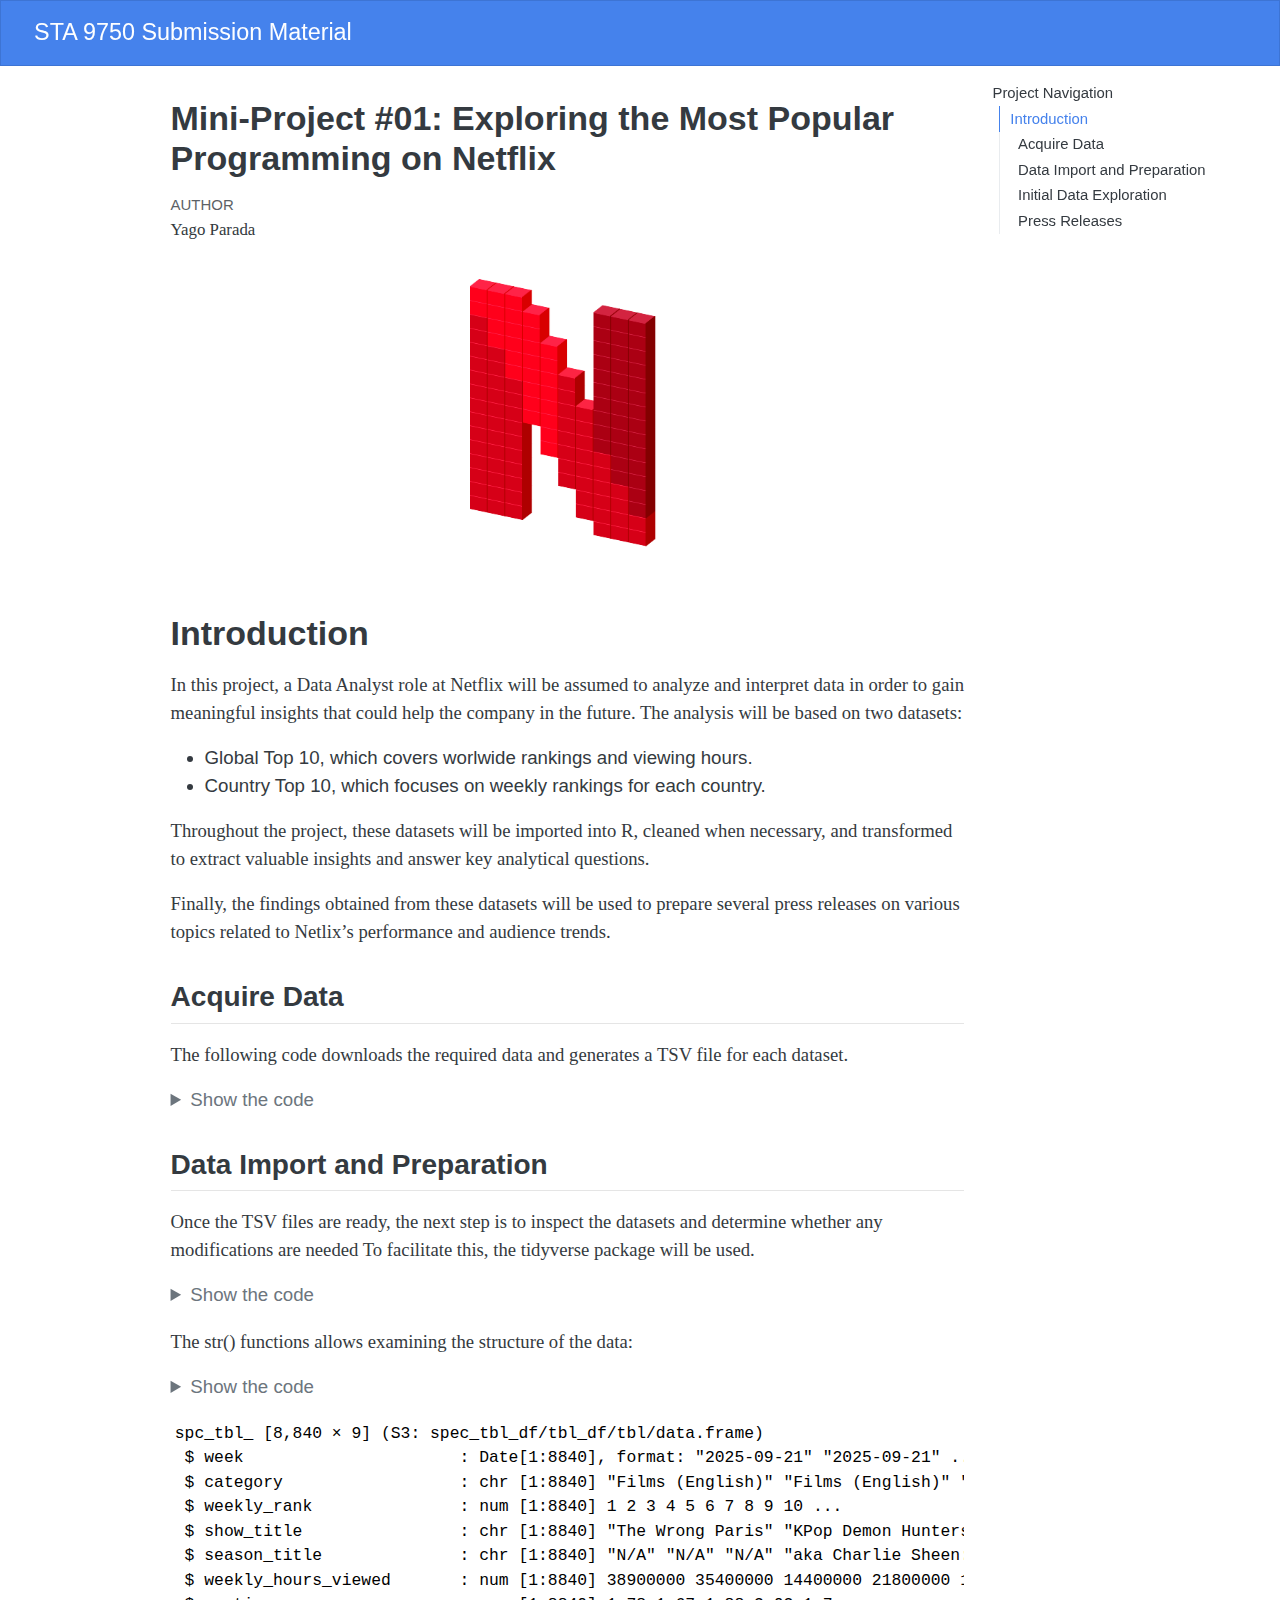
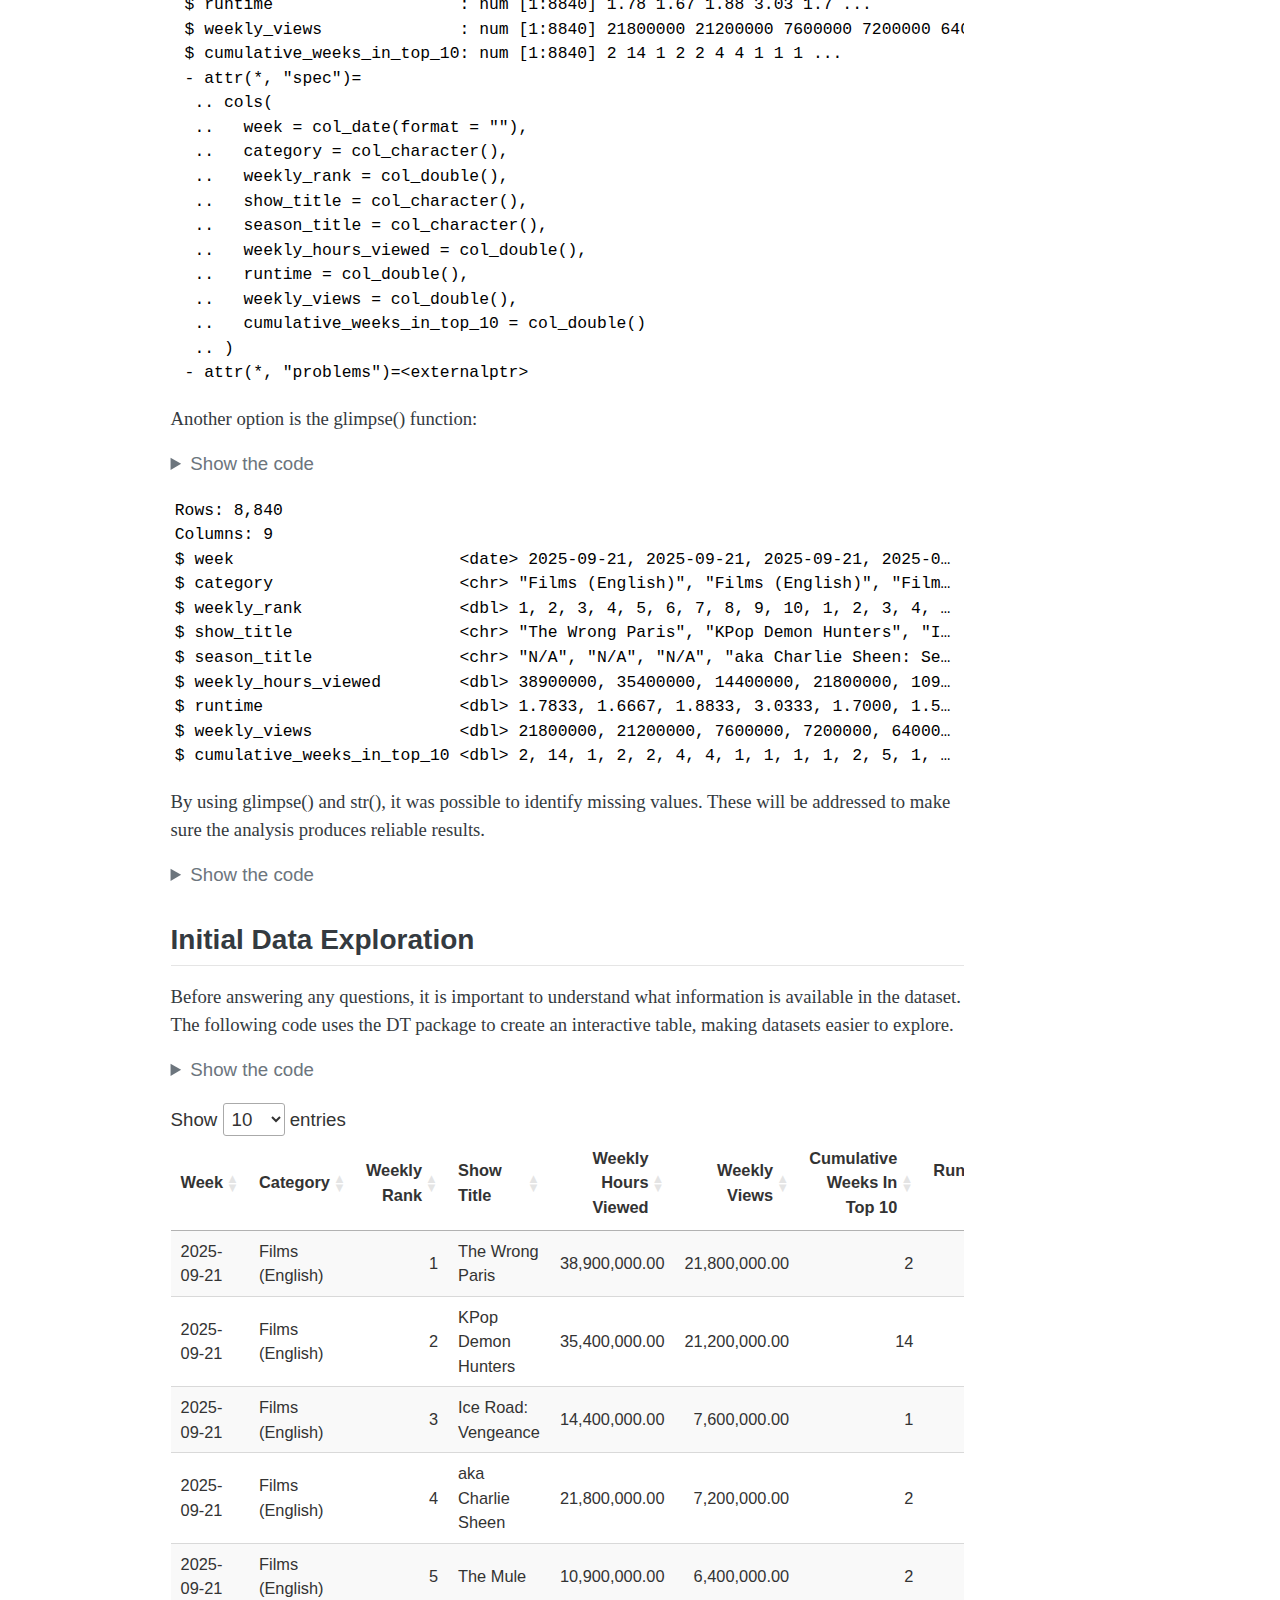
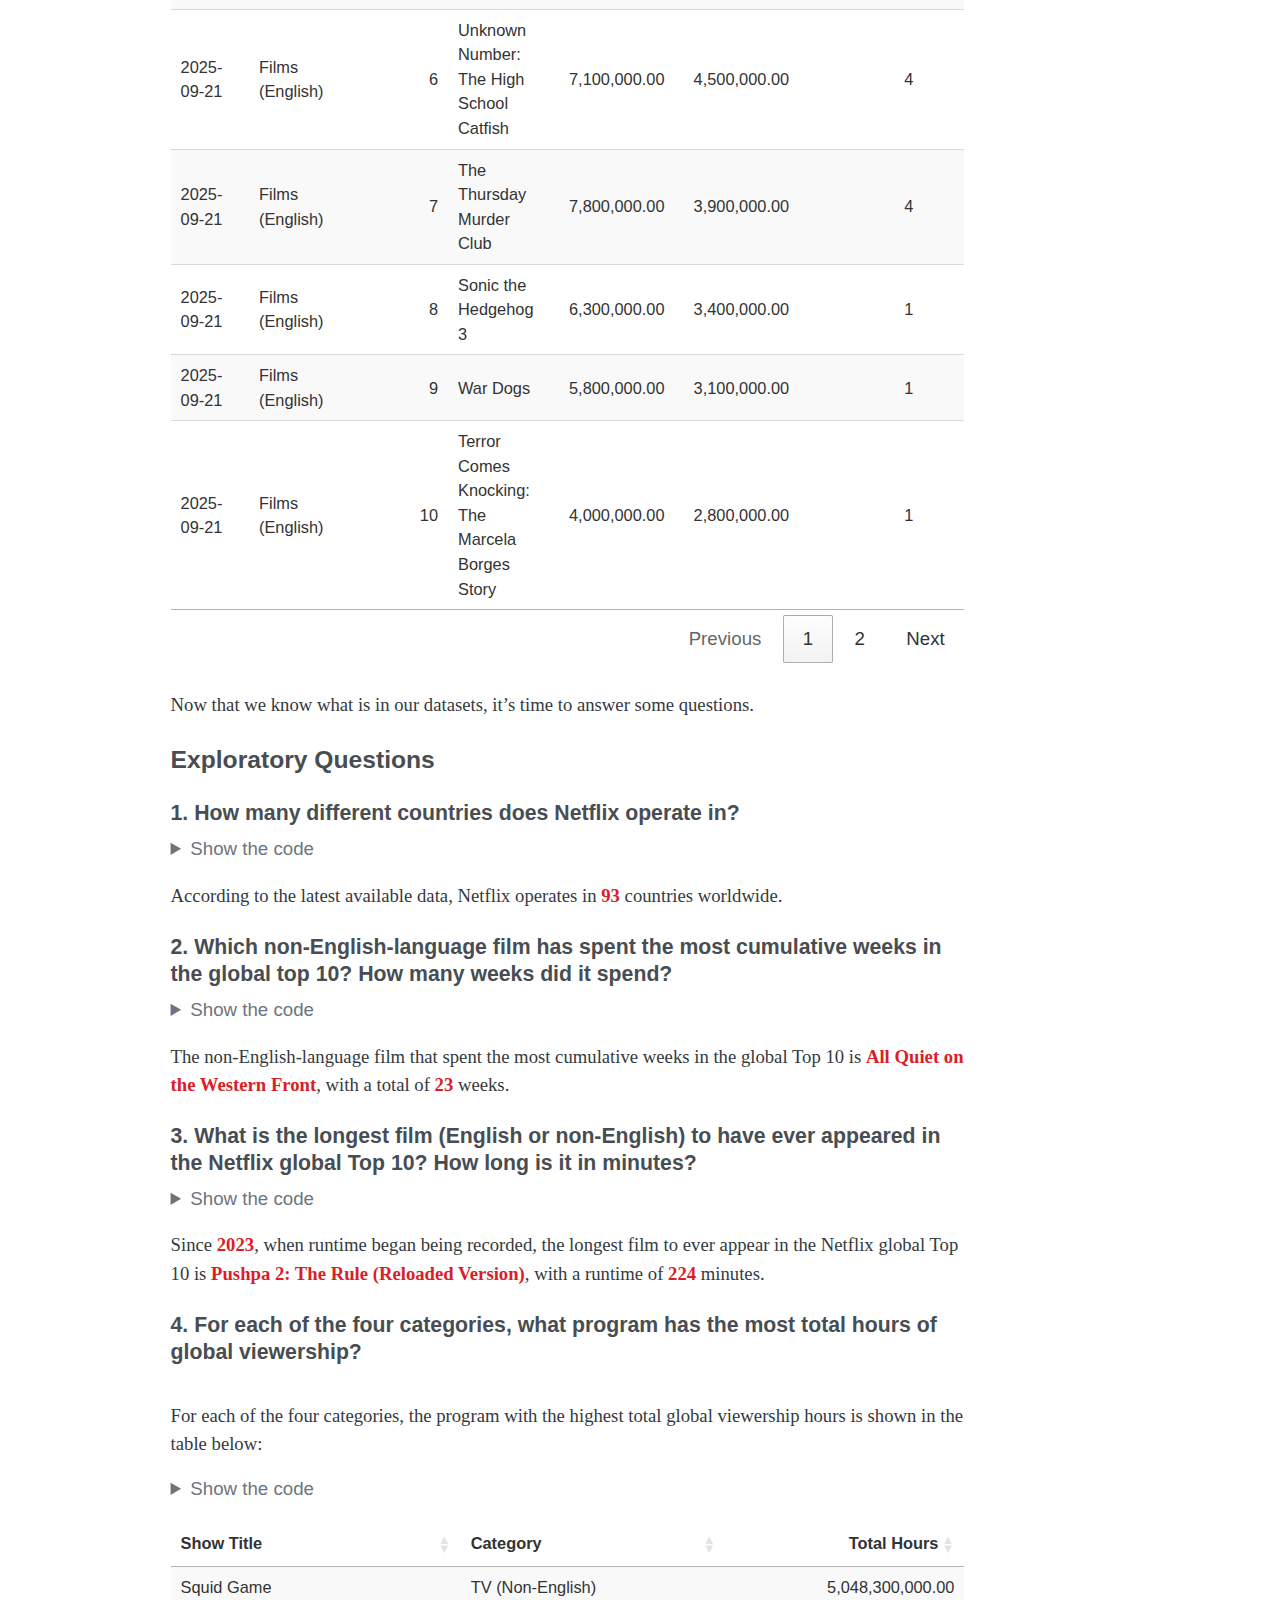
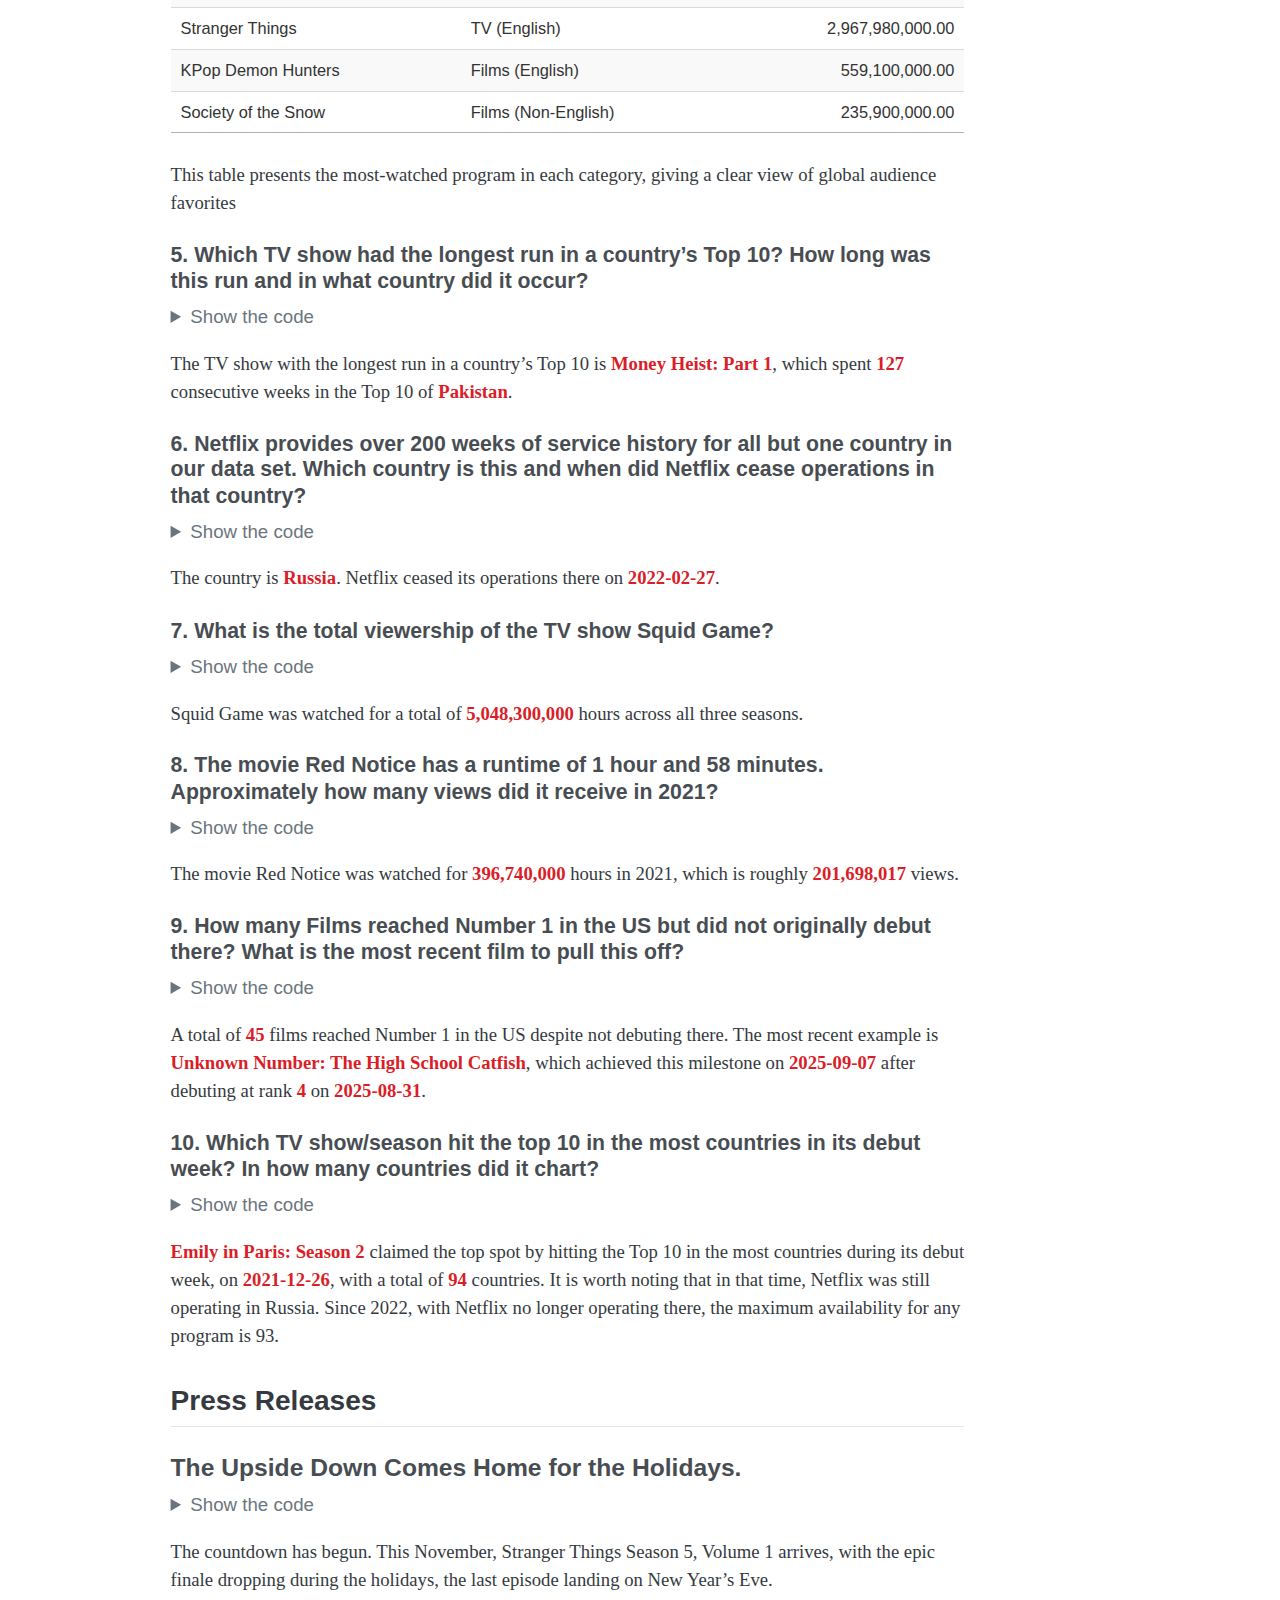
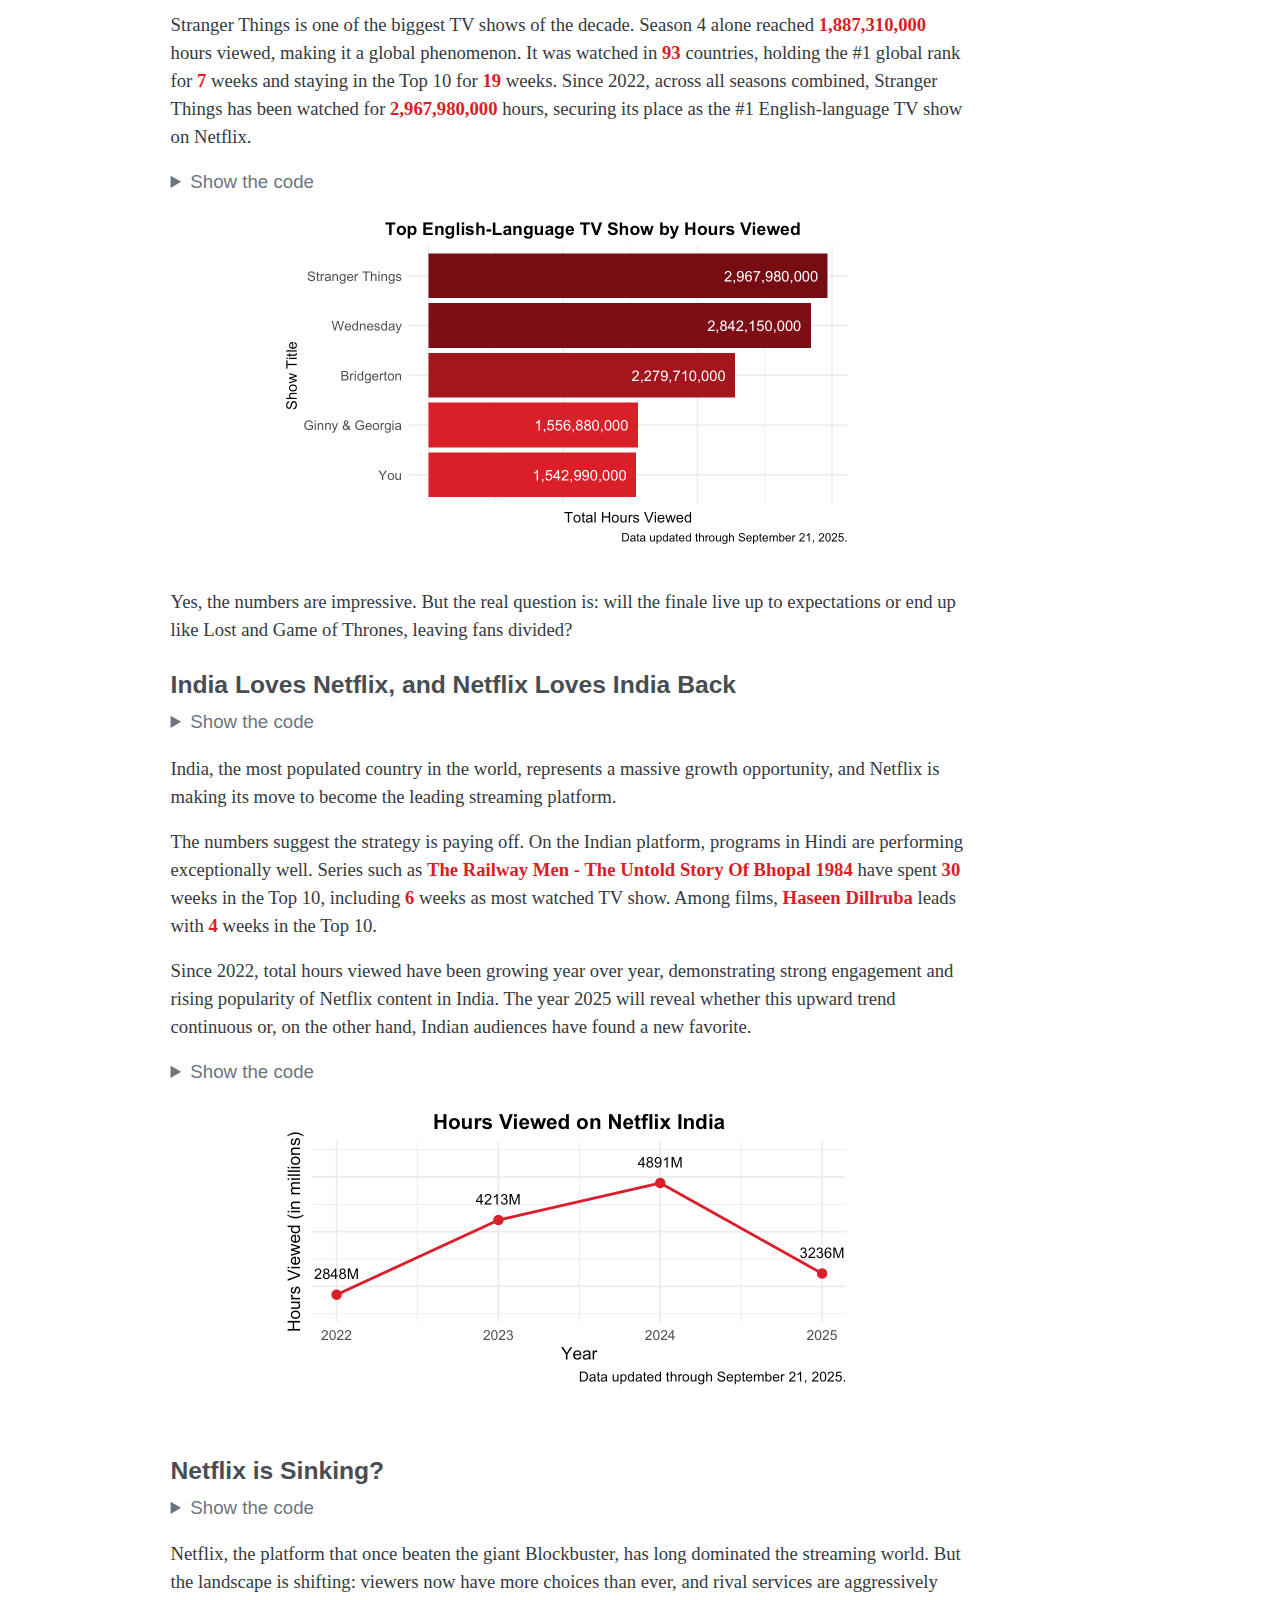
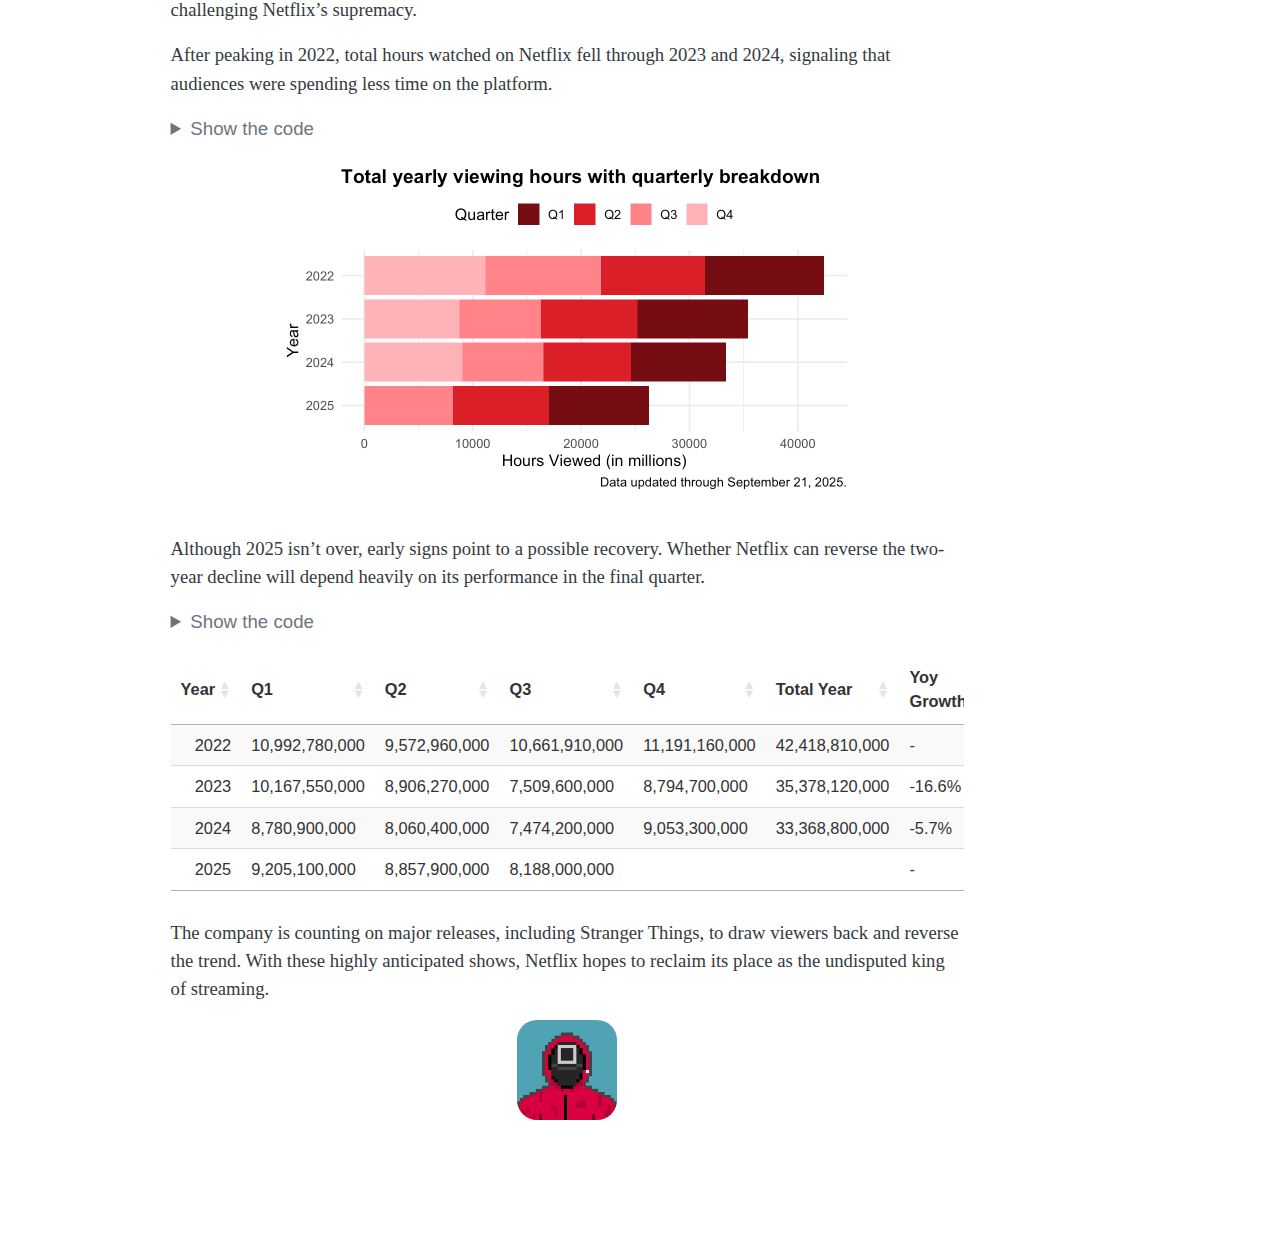
<file: docs/mp01.html>
<!DOCTYPE html>
<html xmlns="http://www.w3.org/1999/xhtml" lang="en" xml:lang="en"><head>

<meta charset="utf-8">
<meta name="generator" content="quarto-1.8.22">

<meta name="viewport" content="width=device-width, initial-scale=1.0, user-scalable=yes">

<meta name="author" content="Yago Parada">

<title>Mini-Project #01: Exploring the Most Popular Programming on Netflix – STA 9750 Submission Material</title>
<style>
code{white-space: pre-wrap;}
span.smallcaps{font-variant: small-caps;}
div.columns{display: flex; gap: min(4vw, 1.5em);}
div.column{flex: auto; overflow-x: auto;}
div.hanging-indent{margin-left: 1.5em; text-indent: -1.5em;}
ul.task-list{list-style: none;}
ul.task-list li input[type="checkbox"] {
  width: 0.8em;
  margin: 0 0.8em 0.2em -1em; /* quarto-specific, see https://github.com/quarto-dev/quarto-cli/issues/4556 */ 
  vertical-align: middle;
}
/* CSS for syntax highlighting */
html { -webkit-text-size-adjust: 100%; }
pre > code.sourceCode { white-space: pre; position: relative; }
pre > code.sourceCode > span { display: inline-block; line-height: 1.25; }
pre > code.sourceCode > span:empty { height: 1.2em; }
.sourceCode { overflow: visible; }
code.sourceCode > span { color: inherit; text-decoration: inherit; }
div.sourceCode { margin: 1em 0; }
pre.sourceCode { margin: 0; }
@media screen {
div.sourceCode { overflow: auto; }
}
@media print {
pre > code.sourceCode { white-space: pre-wrap; }
pre > code.sourceCode > span { text-indent: -5em; padding-left: 5em; }
}
pre.numberSource code
  { counter-reset: source-line 0; }
pre.numberSource code > span
  { position: relative; left: -4em; counter-increment: source-line; }
pre.numberSource code > span > a:first-child::before
  { content: counter(source-line);
    position: relative; left: -1em; text-align: right; vertical-align: baseline;
    border: none; display: inline-block;
    -webkit-touch-callout: none; -webkit-user-select: none;
    -khtml-user-select: none; -moz-user-select: none;
    -ms-user-select: none; user-select: none;
    padding: 0 4px; width: 4em;
  }
pre.numberSource { margin-left: 3em;  padding-left: 4px; }
div.sourceCode
  {   }
@media screen {
pre > code.sourceCode > span > a:first-child::before { text-decoration: underline; }
}
</style>


<script src="site_libs/quarto-nav/quarto-nav.js"></script>
<script src="site_libs/quarto-nav/headroom.min.js"></script>
<script src="site_libs/clipboard/clipboard.min.js"></script>
<script src="site_libs/quarto-search/autocomplete.umd.js"></script>
<script src="site_libs/quarto-search/fuse.min.js"></script>
<script src="site_libs/quarto-search/quarto-search.js"></script>
<meta name="quarto:offset" content="./">
<script src="site_libs/quarto-html/quarto.js" type="module"></script>
<script src="site_libs/quarto-html/tabsets/tabsets.js" type="module"></script>
<script src="site_libs/quarto-html/axe/axe-check.js" type="module"></script>
<script src="site_libs/quarto-html/popper.min.js"></script>
<script src="site_libs/quarto-html/tippy.umd.min.js"></script>
<script src="site_libs/quarto-html/anchor.min.js"></script>
<link href="site_libs/quarto-html/tippy.css" rel="stylesheet">
<link href="site_libs/quarto-html/quarto-syntax-highlighting-cd7454b418030687c631a6a7286fbe16.css" rel="stylesheet" id="quarto-text-highlighting-styles">
<script src="site_libs/bootstrap/bootstrap.min.js"></script>
<link href="site_libs/bootstrap/bootstrap-icons.css" rel="stylesheet">
<link href="site_libs/bootstrap/bootstrap-93902a540ec147e97c89cb6c27a8df54.min.css" rel="stylesheet" append-hash="true" id="quarto-bootstrap" data-mode="light">
<script id="quarto-search-options" type="application/json">{
  "location": "navbar",
  "copy-button": false,
  "collapse-after": 3,
  "panel-placement": "end",
  "type": "overlay",
  "limit": 50,
  "keyboard-shortcut": [
    "f",
    "/",
    "s"
  ],
  "show-item-context": false,
  "language": {
    "search-no-results-text": "No results",
    "search-matching-documents-text": "matching documents",
    "search-copy-link-title": "Copy link to search",
    "search-hide-matches-text": "Hide additional matches",
    "search-more-match-text": "more match in this document",
    "search-more-matches-text": "more matches in this document",
    "search-clear-button-title": "Clear",
    "search-text-placeholder": "",
    "search-detached-cancel-button-title": "Cancel",
    "search-submit-button-title": "Submit",
    "search-label": "Search"
  }
}</script>
<link href="site_libs/htmltools-fill-0.5.8.1/fill.css" rel="stylesheet">
<script src="site_libs/htmlwidgets-1.6.4/htmlwidgets.js"></script>
<link href="site_libs/datatables-css-0.0.0/datatables-crosstalk.css" rel="stylesheet">
<script src="site_libs/datatables-binding-0.34.0/datatables.js"></script>
<script src="site_libs/jquery-3.6.0/jquery-3.6.0.min.js"></script>
<link href="site_libs/dt-core-1.13.6/css/jquery.dataTables.min.css" rel="stylesheet">
<link href="site_libs/dt-core-1.13.6/css/jquery.dataTables.extra.css" rel="stylesheet">
<script src="site_libs/dt-core-1.13.6/js/jquery.dataTables.min.js"></script>
<link href="site_libs/crosstalk-1.2.1/css/crosstalk.min.css" rel="stylesheet">
<script src="site_libs/crosstalk-1.2.1/js/crosstalk.min.js"></script>


</head>

<body class="nav-fixed quarto-light">

<div id="quarto-search-results"></div>
  <header id="quarto-header" class="headroom fixed-top">
    <nav class="navbar navbar-expand-lg " data-bs-theme="dark">
      <div class="navbar-container container-fluid">
      <div class="navbar-brand-container mx-auto">
    <a href="./index.html" class="navbar-brand navbar-brand-logo">
    </a>
    <a class="navbar-brand" href="./index.html">
    <span class="navbar-title">STA 9750 Submission Material</span>
    </a>
  </div>
        <div class="quarto-navbar-tools tools-end">
</div>
      </div> <!-- /container-fluid -->
    </nav>
</header>
<!-- content -->
<div id="quarto-content" class="quarto-container page-columns page-rows-contents page-layout-article page-navbar">
<!-- sidebar -->
<!-- margin-sidebar -->
    <div id="quarto-margin-sidebar" class="sidebar margin-sidebar">
        <nav id="TOC" role="doc-toc" class="toc-active">
    <h2 id="toc-title">Project Navigation</h2>
   
  <ul>
  <li><a href="#introduction" id="toc-introduction" class="nav-link active" data-scroll-target="#introduction">Introduction</a>
  <ul class="collapse">
  <li><a href="#acquire-data" id="toc-acquire-data" class="nav-link" data-scroll-target="#acquire-data">Acquire Data</a></li>
  <li><a href="#data-import-and-preparation" id="toc-data-import-and-preparation" class="nav-link" data-scroll-target="#data-import-and-preparation">Data Import and Preparation</a></li>
  <li><a href="#initial-data-exploration" id="toc-initial-data-exploration" class="nav-link" data-scroll-target="#initial-data-exploration">Initial Data Exploration</a>
  <ul class="collapse">
  <li><a href="#exploratory-questions" id="toc-exploratory-questions" class="nav-link" data-scroll-target="#exploratory-questions">Exploratory Questions</a></li>
  </ul></li>
  <li><a href="#press-releases" id="toc-press-releases" class="nav-link" data-scroll-target="#press-releases">Press Releases</a>
  <ul class="collapse">
  <li><a href="#the-upside-down-comes-home-for-the-holidays." id="toc-the-upside-down-comes-home-for-the-holidays." class="nav-link" data-scroll-target="#the-upside-down-comes-home-for-the-holidays.">The Upside Down Comes Home for the Holidays.</a></li>
  <li><a href="#india-loves-netflix-and-netflix-loves-india-back" id="toc-india-loves-netflix-and-netflix-loves-india-back" class="nav-link" data-scroll-target="#india-loves-netflix-and-netflix-loves-india-back">India Loves Netflix, and Netflix Loves India Back</a></li>
  <li><a href="#netflix-is-sinking" id="toc-netflix-is-sinking" class="nav-link" data-scroll-target="#netflix-is-sinking">Netflix is Sinking?</a></li>
  </ul></li>
  </ul></li>
  </ul>
</nav>
    </div>
<!-- main -->
<main class="content" id="quarto-document-content">

<header id="title-block-header" class="quarto-title-block default">
<div class="quarto-title">
<h1 class="title">Mini-Project #01: Exploring the Most Popular Programming on Netflix</h1>
</div>



<div class="quarto-title-meta">

    <div>
    <div class="quarto-title-meta-heading">Author</div>
    <div class="quarto-title-meta-contents">
             <p>Yago Parada </p>
          </div>
  </div>
    
  
    
  </div>
  


</header>


<div class="quarto-figure quarto-figure-center">
<figure class="figure">
<p><img src="images/MP01/netflix.png" class="quarto-figure quarto-figure-center figure-img" style="border-radius:20px;" width="300" height="300"></p>
</figure>
</div>
<section id="introduction" class="level1">
<h1>Introduction</h1>
<p>In this project, a Data Analyst role at Netflix will be assumed to analyze and interpret data in order to gain meaningful insights that could help the company in the future. The analysis will be based on two datasets:</p>
<ul>
<li>Global Top 10, which covers worlwide rankings and viewing hours.</li>
<li>Country Top 10, which focuses on weekly rankings for each country.</li>
</ul>
<p>Throughout the project, these datasets will be imported into R, cleaned when necessary, and transformed to extract valuable insights and answer key analytical questions.</p>
<p>Finally, the findings obtained from these datasets will be used to prepare several press releases on various topics related to Netlix’s performance and audience trends.</p>
<section id="acquire-data" class="level2">
<h2 class="anchored" data-anchor-id="acquire-data">Acquire Data</h2>
<p>The following code downloads the required data and generates a TSV file for each dataset.</p>
<div class="cell">
<details class="code-fold">
<summary>Show the code</summary>
<div class="code-copy-outer-scaffold"><div class="sourceCode cell-code" id="cb1"><pre class="sourceCode r code-with-copy"><code class="sourceCode r"><span id="cb1-1"><a href="#cb1-1" aria-hidden="true" tabindex="-1"></a><span class="cf">if</span>(<span class="sc">!</span><span class="fu">dir.exists</span>(<span class="fu">file.path</span>(<span class="st">"data"</span>, <span class="st">"mp01"</span>))){</span>
<span id="cb1-2"><a href="#cb1-2" aria-hidden="true" tabindex="-1"></a>    <span class="fu">dir.create</span>(<span class="fu">file.path</span>(<span class="st">"data"</span>, <span class="st">"mp01"</span>), <span class="at">showWarnings=</span><span class="cn">FALSE</span>, <span class="at">recursive=</span><span class="cn">TRUE</span>)</span>
<span id="cb1-3"><a href="#cb1-3" aria-hidden="true" tabindex="-1"></a>}</span>
<span id="cb1-4"><a href="#cb1-4" aria-hidden="true" tabindex="-1"></a></span>
<span id="cb1-5"><a href="#cb1-5" aria-hidden="true" tabindex="-1"></a>GLOBAL_TOP_10_FILENAME <span class="ot">&lt;-</span> <span class="fu">file.path</span>(<span class="st">"data"</span>, <span class="st">"mp01"</span>, <span class="st">"global_top10_alltime.csv"</span>)</span>
<span id="cb1-6"><a href="#cb1-6" aria-hidden="true" tabindex="-1"></a></span>
<span id="cb1-7"><a href="#cb1-7" aria-hidden="true" tabindex="-1"></a><span class="cf">if</span>(<span class="sc">!</span><span class="fu">file.exists</span>(GLOBAL_TOP_10_FILENAME)){</span>
<span id="cb1-8"><a href="#cb1-8" aria-hidden="true" tabindex="-1"></a>    <span class="fu">download.file</span>(<span class="st">"https://www.netflix.com/tudum/top10/data/all-weeks-global.tsv"</span>, </span>
<span id="cb1-9"><a href="#cb1-9" aria-hidden="true" tabindex="-1"></a>                  <span class="at">destfile=</span>GLOBAL_TOP_10_FILENAME)</span>
<span id="cb1-10"><a href="#cb1-10" aria-hidden="true" tabindex="-1"></a>}</span>
<span id="cb1-11"><a href="#cb1-11" aria-hidden="true" tabindex="-1"></a></span>
<span id="cb1-12"><a href="#cb1-12" aria-hidden="true" tabindex="-1"></a>COUNTRY_TOP_10_FILENAME <span class="ot">&lt;-</span> <span class="fu">file.path</span>(<span class="st">"data"</span>, <span class="st">"mp01"</span>, <span class="st">"country_top10_alltime.csv"</span>)</span>
<span id="cb1-13"><a href="#cb1-13" aria-hidden="true" tabindex="-1"></a></span>
<span id="cb1-14"><a href="#cb1-14" aria-hidden="true" tabindex="-1"></a><span class="cf">if</span>(<span class="sc">!</span><span class="fu">file.exists</span>(COUNTRY_TOP_10_FILENAME)){</span>
<span id="cb1-15"><a href="#cb1-15" aria-hidden="true" tabindex="-1"></a>    <span class="fu">download.file</span>(<span class="st">"https://www.netflix.com/tudum/top10/data/all-weeks-countries.tsv"</span>, </span>
<span id="cb1-16"><a href="#cb1-16" aria-hidden="true" tabindex="-1"></a>                  <span class="at">destfile=</span>COUNTRY_TOP_10_FILENAME)</span>
<span id="cb1-17"><a href="#cb1-17" aria-hidden="true" tabindex="-1"></a>}</span></code></pre></div><button title="Copy to Clipboard" class="code-copy-button"><i class="bi"></i></button></div>
</details>
</div>
</section>
<section id="data-import-and-preparation" class="level2">
<h2 class="anchored" data-anchor-id="data-import-and-preparation">Data Import and Preparation</h2>
<p>Once the TSV files are ready, the next step is to inspect the datasets and determine whether any modifications are needed To facilitate this, the tidyverse package will be used.</p>
<div class="cell">
<details class="code-fold">
<summary>Show the code</summary>
<div class="code-copy-outer-scaffold"><div class="sourceCode cell-code" id="cb2"><pre class="sourceCode r code-with-copy"><code class="sourceCode r"><span id="cb2-1"><a href="#cb2-1" aria-hidden="true" tabindex="-1"></a><span class="cf">if</span>(<span class="sc">!</span><span class="fu">require</span>(<span class="st">"tidyverse"</span>)) {</span>
<span id="cb2-2"><a href="#cb2-2" aria-hidden="true" tabindex="-1"></a>  <span class="fu">install.packages</span>(<span class="st">"tidyverse"</span>)</span>
<span id="cb2-3"><a href="#cb2-3" aria-hidden="true" tabindex="-1"></a>  }</span>
<span id="cb2-4"><a href="#cb2-4" aria-hidden="true" tabindex="-1"></a><span class="fu">library</span>(readr)</span>
<span id="cb2-5"><a href="#cb2-5" aria-hidden="true" tabindex="-1"></a><span class="fu">library</span>(dplyr)</span>
<span id="cb2-6"><a href="#cb2-6" aria-hidden="true" tabindex="-1"></a></span>
<span id="cb2-7"><a href="#cb2-7" aria-hidden="true" tabindex="-1"></a>GLOBAL_TOP_10 <span class="ot">&lt;-</span> <span class="fu">read_tsv</span>(GLOBAL_TOP_10_FILENAME)</span>
<span id="cb2-8"><a href="#cb2-8" aria-hidden="true" tabindex="-1"></a>COUNTRY_TOP_10 <span class="ot">&lt;-</span> <span class="fu">read_tsv</span>(COUNTRY_TOP_10_FILENAME, <span class="at">na =</span> <span class="st">"N/A"</span>)</span></code></pre></div><button title="Copy to Clipboard" class="code-copy-button"><i class="bi"></i></button></div>
</details>
</div>
<p>The str() functions allows examining the structure of the data:</p>
<div class="cell">
<details class="code-fold">
<summary>Show the code</summary>
<div class="code-copy-outer-scaffold"><div class="sourceCode cell-code" id="cb3"><pre class="sourceCode r code-with-copy"><code class="sourceCode r"><span id="cb3-1"><a href="#cb3-1" aria-hidden="true" tabindex="-1"></a><span class="fu">str</span>(GLOBAL_TOP_10)</span></code></pre></div><button title="Copy to Clipboard" class="code-copy-button"><i class="bi"></i></button></div>
</details>
<div class="cell-output cell-output-stdout">
<pre><code>spc_tbl_ [8,840 × 9] (S3: spec_tbl_df/tbl_df/tbl/data.frame)
 $ week                      : Date[1:8840], format: "2025-09-21" "2025-09-21" ...
 $ category                  : chr [1:8840] "Films (English)" "Films (English)" "Films (English)" "Films (English)" ...
 $ weekly_rank               : num [1:8840] 1 2 3 4 5 6 7 8 9 10 ...
 $ show_title                : chr [1:8840] "The Wrong Paris" "KPop Demon Hunters" "Ice Road: Vengeance" "aka Charlie Sheen" ...
 $ season_title              : chr [1:8840] "N/A" "N/A" "N/A" "aka Charlie Sheen: Season 1" ...
 $ weekly_hours_viewed       : num [1:8840] 38900000 35400000 14400000 21800000 10900000 7100000 7800000 6300000 5800000 4000000 ...
 $ runtime                   : num [1:8840] 1.78 1.67 1.88 3.03 1.7 ...
 $ weekly_views              : num [1:8840] 21800000 21200000 7600000 7200000 6400000 4500000 3900000 3400000 3100000 2800000 ...
 $ cumulative_weeks_in_top_10: num [1:8840] 2 14 1 2 2 4 4 1 1 1 ...
 - attr(*, "spec")=
  .. cols(
  ..   week = col_date(format = ""),
  ..   category = col_character(),
  ..   weekly_rank = col_double(),
  ..   show_title = col_character(),
  ..   season_title = col_character(),
  ..   weekly_hours_viewed = col_double(),
  ..   runtime = col_double(),
  ..   weekly_views = col_double(),
  ..   cumulative_weeks_in_top_10 = col_double()
  .. )
 - attr(*, "problems")=&lt;externalptr&gt; </code></pre>
</div>
</div>
<p>Another option is the glimpse() function:</p>
<div class="cell">
<details class="code-fold">
<summary>Show the code</summary>
<div class="code-copy-outer-scaffold"><div class="sourceCode cell-code" id="cb5"><pre class="sourceCode r code-with-copy"><code class="sourceCode r"><span id="cb5-1"><a href="#cb5-1" aria-hidden="true" tabindex="-1"></a><span class="fu">glimpse</span>(GLOBAL_TOP_10)</span></code></pre></div><button title="Copy to Clipboard" class="code-copy-button"><i class="bi"></i></button></div>
</details>
<div class="cell-output cell-output-stdout">
<pre><code>Rows: 8,840
Columns: 9
$ week                       &lt;date&gt; 2025-09-21, 2025-09-21, 2025-09-21, 2025-0…
$ category                   &lt;chr&gt; "Films (English)", "Films (English)", "Film…
$ weekly_rank                &lt;dbl&gt; 1, 2, 3, 4, 5, 6, 7, 8, 9, 10, 1, 2, 3, 4, …
$ show_title                 &lt;chr&gt; "The Wrong Paris", "KPop Demon Hunters", "I…
$ season_title               &lt;chr&gt; "N/A", "N/A", "N/A", "aka Charlie Sheen: Se…
$ weekly_hours_viewed        &lt;dbl&gt; 38900000, 35400000, 14400000, 21800000, 109…
$ runtime                    &lt;dbl&gt; 1.7833, 1.6667, 1.8833, 3.0333, 1.7000, 1.5…
$ weekly_views               &lt;dbl&gt; 21800000, 21200000, 7600000, 7200000, 64000…
$ cumulative_weeks_in_top_10 &lt;dbl&gt; 2, 14, 1, 2, 2, 4, 4, 1, 1, 1, 1, 2, 5, 1, …</code></pre>
</div>
</div>
<p>By using glimpse() and str(), it was possible to identify missing values. These will be addressed to make sure the analysis produces reliable results.</p>
<div class="cell">
<details class="code-fold">
<summary>Show the code</summary>
<div class="code-copy-outer-scaffold"><div class="sourceCode cell-code" id="cb7"><pre class="sourceCode r code-with-copy"><code class="sourceCode r"><span id="cb7-1"><a href="#cb7-1" aria-hidden="true" tabindex="-1"></a>GLOBAL_TOP_10 <span class="ot">&lt;-</span> GLOBAL_TOP_10 <span class="sc">|&gt;</span></span>
<span id="cb7-2"><a href="#cb7-2" aria-hidden="true" tabindex="-1"></a>  <span class="fu">mutate</span>(<span class="at">season_title =</span> <span class="fu">if_else</span>(season_title <span class="sc">==</span> <span class="st">"N/A"</span>, <span class="cn">NA_character_</span>, season_title))</span></code></pre></div><button title="Copy to Clipboard" class="code-copy-button"><i class="bi"></i></button></div>
</details>
</div>
</section>
<section id="initial-data-exploration" class="level2">
<h2 class="anchored" data-anchor-id="initial-data-exploration">Initial Data Exploration</h2>
<p>Before answering any questions, it is important to understand what information is available in the dataset. The following code uses the DT package to create an interactive table, making datasets easier to explore.</p>
<div class="cell">
<details class="code-fold">
<summary>Show the code</summary>
<div class="code-copy-outer-scaffold"><div class="sourceCode cell-code" id="cb8"><pre class="sourceCode r code-with-copy"><code class="sourceCode r"><span id="cb8-1"><a href="#cb8-1" aria-hidden="true" tabindex="-1"></a><span class="cf">if</span>(<span class="sc">!</span><span class="fu">require</span>(<span class="st">"DT"</span>)){</span>
<span id="cb8-2"><a href="#cb8-2" aria-hidden="true" tabindex="-1"></a>  <span class="fu">install.packages</span>(<span class="st">"DT"</span>)</span>
<span id="cb8-3"><a href="#cb8-3" aria-hidden="true" tabindex="-1"></a>}</span>
<span id="cb8-4"><a href="#cb8-4" aria-hidden="true" tabindex="-1"></a><span class="fu">library</span>(DT)</span>
<span id="cb8-5"><a href="#cb8-5" aria-hidden="true" tabindex="-1"></a><span class="fu">library</span>(stringr)</span>
<span id="cb8-6"><a href="#cb8-6" aria-hidden="true" tabindex="-1"></a></span>
<span id="cb8-7"><a href="#cb8-7" aria-hidden="true" tabindex="-1"></a>format_titles <span class="ot">&lt;-</span> <span class="cf">function</span>(df){</span>
<span id="cb8-8"><a href="#cb8-8" aria-hidden="true" tabindex="-1"></a>  <span class="fu">colnames</span>(df) <span class="ot">&lt;-</span> <span class="fu">str_replace_all</span>(<span class="fu">colnames</span>(df), <span class="st">"_"</span>, <span class="st">" "</span>) <span class="sc">|&gt;</span> <span class="fu">str_to_title</span>()</span>
<span id="cb8-9"><a href="#cb8-9" aria-hidden="true" tabindex="-1"></a>  <span class="fu">return</span>(df)</span>
<span id="cb8-10"><a href="#cb8-10" aria-hidden="true" tabindex="-1"></a>}</span>
<span id="cb8-11"><a href="#cb8-11" aria-hidden="true" tabindex="-1"></a></span>
<span id="cb8-12"><a href="#cb8-12" aria-hidden="true" tabindex="-1"></a>GLOBAL_TOP_10 <span class="sc">|&gt;</span> </span>
<span id="cb8-13"><a href="#cb8-13" aria-hidden="true" tabindex="-1"></a>    <span class="fu">mutate</span>(<span class="at">runtime_min =</span> <span class="fu">round</span>(<span class="dv">60</span> <span class="sc">*</span> runtime)) <span class="sc">|&gt;</span></span>
<span id="cb8-14"><a href="#cb8-14" aria-hidden="true" tabindex="-1"></a>    <span class="fu">select</span>(<span class="sc">-</span>season_title, </span>
<span id="cb8-15"><a href="#cb8-15" aria-hidden="true" tabindex="-1"></a>           <span class="sc">-</span>runtime) <span class="sc">|&gt;</span></span>
<span id="cb8-16"><a href="#cb8-16" aria-hidden="true" tabindex="-1"></a>    <span class="fu">format_titles</span>() <span class="sc">|&gt;</span></span>
<span id="cb8-17"><a href="#cb8-17" aria-hidden="true" tabindex="-1"></a>    <span class="fu">head</span>(<span class="at">n =</span> <span class="dv">20</span>) <span class="sc">|&gt;</span></span>
<span id="cb8-18"><a href="#cb8-18" aria-hidden="true" tabindex="-1"></a>    <span class="fu">datatable</span>(<span class="at">options =</span> <span class="fu">list</span>(</span>
<span id="cb8-19"><a href="#cb8-19" aria-hidden="true" tabindex="-1"></a>                <span class="at">searching =</span> <span class="cn">FALSE</span>, </span>
<span id="cb8-20"><a href="#cb8-20" aria-hidden="true" tabindex="-1"></a>                <span class="at">info =</span> <span class="cn">FALSE</span>),</span>
<span id="cb8-21"><a href="#cb8-21" aria-hidden="true" tabindex="-1"></a>              <span class="at">rownames =</span> <span class="cn">FALSE</span>) <span class="sc">|&gt;</span></span>
<span id="cb8-22"><a href="#cb8-22" aria-hidden="true" tabindex="-1"></a>    <span class="fu">formatRound</span>(<span class="fu">c</span>(<span class="st">'Weekly Hours Viewed'</span>, <span class="st">'Weekly Views'</span>))</span></code></pre></div><button title="Copy to Clipboard" class="code-copy-button"><i class="bi"></i></button></div>
</details>
<div class="cell-output-display">
<div class="datatables html-widget html-fill-item" id="htmlwidget-48a69ec38afc3a1d8e2b" style="width:100%;height:auto;"></div>
<script type="application/json" data-for="htmlwidget-48a69ec38afc3a1d8e2b">{"x":{"filter":"none","vertical":false,"data":[["2025-09-21","2025-09-21","2025-09-21","2025-09-21","2025-09-21","2025-09-21","2025-09-21","2025-09-21","2025-09-21","2025-09-21","2025-09-21","2025-09-21","2025-09-21","2025-09-21","2025-09-21","2025-09-21","2025-09-21","2025-09-21","2025-09-21","2025-09-21"],["Films (English)","Films (English)","Films (English)","Films (English)","Films (English)","Films (English)","Films (English)","Films (English)","Films (English)","Films (English)","Films (Non-English)","Films (Non-English)","Films (Non-English)","Films (Non-English)","Films (Non-English)","Films (Non-English)","Films (Non-English)","Films (Non-English)","Films (Non-English)","Films (Non-English)"],[1,2,3,4,5,6,7,8,9,10,1,2,3,4,5,6,7,8,9,10],["The Wrong Paris","KPop Demon Hunters","Ice Road: Vengeance","aka Charlie Sheen","The Mule","Unknown Number: The High School Catfish","The Thursday Murder Club","Sonic the Hedgehog 3","War Dogs","Terror Comes Knocking: The Marcela Borges Story","She Said Maybe","Saiyaara","Fall for Me","Anaconda: Cursed Jungle","Mahavatar Narsimha","A Bright Lawyer","Love Untangled","Kontrabida Academy","Dasim","Inspector Zende"],[38900000,35400000,14400000,21800000,10900000,7100000,7800000,6300000,5800000,4000000,12900000,11900000,4800000,3700000,5000000,3300000,3700000,3000000,2000000,2000000],[21800000,21200000,7600000,7200000,6400000,4500000,3900000,3400000,3100000,2800000,7200000,4800000,2700000,2600000,2300000,2000000,1800000,1700000,1200000,1100000],[2,14,1,2,2,4,4,1,1,1,1,2,5,1,1,1,4,2,1,3],[107,100,113,182,102,95,120,110,114,86,107,150,105,84,131,97,121,109,99,112]],"container":"<table class=\"display\">\n  <thead>\n    <tr>\n      <th>Week<\/th>\n      <th>Category<\/th>\n      <th>Weekly Rank<\/th>\n      <th>Show Title<\/th>\n      <th>Weekly Hours Viewed<\/th>\n      <th>Weekly Views<\/th>\n      <th>Cumulative Weeks In Top 10<\/th>\n      <th>Runtime Min<\/th>\n    <\/tr>\n  <\/thead>\n<\/table>","options":{"searching":false,"info":false,"columnDefs":[{"targets":4,"render":"function(data, type, row, meta) {\n    return type !== 'display' ? data : DTWidget.formatRound(data, 2, 3, \",\", \".\", null);\n  }"},{"targets":5,"render":"function(data, type, row, meta) {\n    return type !== 'display' ? data : DTWidget.formatRound(data, 2, 3, \",\", \".\", null);\n  }"},{"className":"dt-right","targets":[2,4,5,6,7]},{"name":"Week","targets":0},{"name":"Category","targets":1},{"name":"Weekly Rank","targets":2},{"name":"Show Title","targets":3},{"name":"Weekly Hours Viewed","targets":4},{"name":"Weekly Views","targets":5},{"name":"Cumulative Weeks In Top 10","targets":6},{"name":"Runtime Min","targets":7}],"order":[],"autoWidth":false,"orderClasses":false}},"evals":["options.columnDefs.0.render","options.columnDefs.1.render"],"jsHooks":[]}</script>
</div>
</div>
<p><br> Now that we know what is in our datasets, it’s time to answer some questions.</p>
<section id="exploratory-questions" class="level3">
<h3 class="anchored" data-anchor-id="exploratory-questions">Exploratory Questions</h3>
<section id="how-many-different-countries-does-netflix-operate-in" class="level4">
<h4 class="anchored" data-anchor-id="how-many-different-countries-does-netflix-operate-in">1. How many different countries does Netflix operate in?</h4>
<div class="cell">
<details class="code-fold">
<summary>Show the code</summary>
<div class="code-copy-outer-scaffold"><div class="sourceCode cell-code" id="cb9"><pre class="sourceCode r code-with-copy"><code class="sourceCode r"><span id="cb9-1"><a href="#cb9-1" aria-hidden="true" tabindex="-1"></a><span class="cf">if</span>(<span class="sc">!</span><span class="fu">require</span>(lubridate)){</span>
<span id="cb9-2"><a href="#cb9-2" aria-hidden="true" tabindex="-1"></a>  <span class="fu">install.packages</span>(lubridate)</span>
<span id="cb9-3"><a href="#cb9-3" aria-hidden="true" tabindex="-1"></a>}</span>
<span id="cb9-4"><a href="#cb9-4" aria-hidden="true" tabindex="-1"></a><span class="fu">library</span>(lubridate)</span>
<span id="cb9-5"><a href="#cb9-5" aria-hidden="true" tabindex="-1"></a></span>
<span id="cb9-6"><a href="#cb9-6" aria-hidden="true" tabindex="-1"></a>countries_2025 <span class="ot">&lt;-</span> COUNTRY_TOP_10<span class="sc">|&gt;</span> </span>
<span id="cb9-7"><a href="#cb9-7" aria-hidden="true" tabindex="-1"></a>  <span class="fu">mutate</span>(<span class="at">year =</span> <span class="fu">year</span>(week)) <span class="sc">|&gt;</span></span>
<span id="cb9-8"><a href="#cb9-8" aria-hidden="true" tabindex="-1"></a>  <span class="fu">filter</span>(year <span class="sc">==</span> <span class="dv">2025</span>) <span class="sc">|&gt;</span></span>
<span id="cb9-9"><a href="#cb9-9" aria-hidden="true" tabindex="-1"></a>  <span class="fu">summarize</span>(<span class="at">number_countries =</span> <span class="fu">n_distinct</span>(country_name)) <span class="sc">|&gt;</span></span>
<span id="cb9-10"><a href="#cb9-10" aria-hidden="true" tabindex="-1"></a>  <span class="fu">pull</span>(number_countries)</span>
<span id="cb9-11"><a href="#cb9-11" aria-hidden="true" tabindex="-1"></a></span>
<span id="cb9-12"><a href="#cb9-12" aria-hidden="true" tabindex="-1"></a></span>
<span id="cb9-13"><a href="#cb9-13" aria-hidden="true" tabindex="-1"></a>highlight <span class="ot">&lt;-</span> <span class="cf">function</span>(x, <span class="at">color =</span> <span class="st">"#da1e28"</span>) {</span>
<span id="cb9-14"><a href="#cb9-14" aria-hidden="true" tabindex="-1"></a>  <span class="fu">sprintf</span>(<span class="st">'&lt;span style="color:%s; font-weight:bold;"&gt;%s&lt;/span&gt;'</span>, color, x)</span>
<span id="cb9-15"><a href="#cb9-15" aria-hidden="true" tabindex="-1"></a>}</span></code></pre></div><button title="Copy to Clipboard" class="code-copy-button"><i class="bi"></i></button></div>
</details>
</div>
<p>According to the latest available data, Netflix operates in <span style="color:#da1e28; font-weight:bold;">93</span> countries worldwide.</p>
</section>
<section id="which-non-english-language-film-has-spent-the-most-cumulative-weeks-in-the-global-top-10-how-many-weeks-did-it-spend" class="level4">
<h4 class="anchored" data-anchor-id="which-non-english-language-film-has-spent-the-most-cumulative-weeks-in-the-global-top-10-how-many-weeks-did-it-spend">2. Which non-English-language film has spent the most cumulative weeks in the global top 10? How many weeks did it spend?</h4>
<div class="cell">
<details class="code-fold">
<summary>Show the code</summary>
<div class="code-copy-outer-scaffold"><div class="sourceCode cell-code" id="cb10"><pre class="sourceCode r code-with-copy"><code class="sourceCode r"><span id="cb10-1"><a href="#cb10-1" aria-hidden="true" tabindex="-1"></a>top_non_english <span class="ot">&lt;-</span> GLOBAL_TOP_10 <span class="sc">|&gt;</span></span>
<span id="cb10-2"><a href="#cb10-2" aria-hidden="true" tabindex="-1"></a>  <span class="fu">filter</span>(category <span class="sc">==</span> <span class="st">"Films (Non-English)"</span>) <span class="sc">|&gt;</span></span>
<span id="cb10-3"><a href="#cb10-3" aria-hidden="true" tabindex="-1"></a>  <span class="fu">slice_max</span>(cumulative_weeks_in_top_10, <span class="at">n =</span> <span class="dv">1</span>) <span class="sc">|&gt;</span></span>
<span id="cb10-4"><a href="#cb10-4" aria-hidden="true" tabindex="-1"></a>  <span class="fu">select</span>(category, show_title, cumulative_weeks_in_top_10)</span></code></pre></div><button title="Copy to Clipboard" class="code-copy-button"><i class="bi"></i></button></div>
</details>
</div>
<p>The non-English-language film that spent the most cumulative weeks in the global Top 10 is <span style="color:#da1e28; font-weight:bold;">All Quiet on the Western Front</span>, with a total of <span style="color:#da1e28; font-weight:bold;">23</span> weeks.</p>
</section>
<section id="what-is-the-longest-film-english-or-non-english-to-have-ever-appeared-in-the-netflix-global-top-10-how-long-is-it-in-minutes" class="level4">
<h4 class="anchored" data-anchor-id="what-is-the-longest-film-english-or-non-english-to-have-ever-appeared-in-the-netflix-global-top-10-how-long-is-it-in-minutes">3. What is the longest film (English or non-English) to have ever appeared in the Netflix global Top 10? How long is it in minutes?</h4>
<div class="cell">
<details class="code-fold">
<summary>Show the code</summary>
<div class="code-copy-outer-scaffold"><div class="sourceCode cell-code" id="cb11"><pre class="sourceCode r code-with-copy"><code class="sourceCode r"><span id="cb11-1"><a href="#cb11-1" aria-hidden="true" tabindex="-1"></a>longest_film <span class="ot">&lt;-</span> GLOBAL_TOP_10 <span class="sc">|&gt;</span></span>
<span id="cb11-2"><a href="#cb11-2" aria-hidden="true" tabindex="-1"></a>  <span class="fu">mutate</span>(<span class="at">runtime_min =</span> <span class="fu">round</span>(<span class="dv">60</span> <span class="sc">*</span> runtime)) <span class="sc">|&gt;</span></span>
<span id="cb11-3"><a href="#cb11-3" aria-hidden="true" tabindex="-1"></a>  <span class="fu">filter</span>(category <span class="sc">%in%</span> <span class="fu">c</span>(<span class="st">"Films (Non-English)"</span>, <span class="st">"Films (English)"</span>)) <span class="sc">|&gt;</span></span>
<span id="cb11-4"><a href="#cb11-4" aria-hidden="true" tabindex="-1"></a>  <span class="fu">slice_max</span>(runtime_min, <span class="at">n =</span> <span class="dv">1</span>, <span class="at">with_ties =</span> <span class="cn">FALSE</span>) <span class="sc">|&gt;</span></span>
<span id="cb11-5"><a href="#cb11-5" aria-hidden="true" tabindex="-1"></a>  <span class="fu">select</span>(category, show_title, runtime_min)</span>
<span id="cb11-6"><a href="#cb11-6" aria-hidden="true" tabindex="-1"></a></span>
<span id="cb11-7"><a href="#cb11-7" aria-hidden="true" tabindex="-1"></a>year_first_record <span class="ot">&lt;-</span> GLOBAL_TOP_10 <span class="sc">|&gt;</span></span>
<span id="cb11-8"><a href="#cb11-8" aria-hidden="true" tabindex="-1"></a>  <span class="fu">mutate</span>(<span class="at">year =</span> <span class="fu">year</span>(week)) <span class="sc">|&gt;</span></span>
<span id="cb11-9"><a href="#cb11-9" aria-hidden="true" tabindex="-1"></a>  <span class="fu">filter</span>(<span class="sc">!</span><span class="fu">is.na</span>(runtime)) <span class="sc">|&gt;</span></span>
<span id="cb11-10"><a href="#cb11-10" aria-hidden="true" tabindex="-1"></a>  <span class="fu">summarize</span>(<span class="at">first_runtime_record =</span> <span class="fu">min</span>(year))</span></code></pre></div><button title="Copy to Clipboard" class="code-copy-button"><i class="bi"></i></button></div>
</details>
</div>
<p>Since <span style="color:#da1e28; font-weight:bold;">2023</span>, when runtime began being recorded, the longest film to ever appear in the Netflix global Top 10 is <span style="color:#da1e28; font-weight:bold;">Pushpa 2: The Rule (Reloaded Version)</span>, with a runtime of <span style="color:#da1e28; font-weight:bold;">224</span> minutes.</p>
</section>
<section id="for-each-of-the-four-categories-what-program-has-the-most-total-hours-of-global-viewership" class="level4">
<h4 class="anchored" data-anchor-id="for-each-of-the-four-categories-what-program-has-the-most-total-hours-of-global-viewership">4. For each of the four categories, what program has the most total hours of global viewership?</h4>
<p><br> For each of the four categories, the program with the highest total global viewership hours is shown in the table below:</p>
<div class="cell">
<details class="code-fold">
<summary>Show the code</summary>
<div class="code-copy-outer-scaffold"><div class="sourceCode cell-code" id="cb12"><pre class="sourceCode r code-with-copy"><code class="sourceCode r"><span id="cb12-1"><a href="#cb12-1" aria-hidden="true" tabindex="-1"></a>GLOBAL_TOP_10 <span class="sc">|&gt;</span></span>
<span id="cb12-2"><a href="#cb12-2" aria-hidden="true" tabindex="-1"></a>  <span class="fu">group_by</span>(show_title, category) <span class="sc">|&gt;</span></span>
<span id="cb12-3"><a href="#cb12-3" aria-hidden="true" tabindex="-1"></a>  <span class="fu">summarize</span>(<span class="at">total_hours =</span> <span class="fu">sum</span>(weekly_hours_viewed),</span>
<span id="cb12-4"><a href="#cb12-4" aria-hidden="true" tabindex="-1"></a>            <span class="at">.groups =</span> <span class="st">"drop"</span>) <span class="sc">|&gt;</span></span>
<span id="cb12-5"><a href="#cb12-5" aria-hidden="true" tabindex="-1"></a>  <span class="fu">group_by</span>(category) <span class="sc">|&gt;</span></span>
<span id="cb12-6"><a href="#cb12-6" aria-hidden="true" tabindex="-1"></a>  <span class="fu">slice_max</span>(total_hours, <span class="at">n =</span> <span class="dv">1</span>) <span class="sc">|&gt;</span></span>
<span id="cb12-7"><a href="#cb12-7" aria-hidden="true" tabindex="-1"></a>  <span class="fu">arrange</span>(<span class="fu">desc</span>(total_hours)) <span class="sc">|&gt;</span></span>
<span id="cb12-8"><a href="#cb12-8" aria-hidden="true" tabindex="-1"></a>  <span class="fu">format_titles</span>() <span class="sc">|&gt;</span></span>
<span id="cb12-9"><a href="#cb12-9" aria-hidden="true" tabindex="-1"></a>  <span class="fu">datatable</span>(<span class="at">options =</span> <span class="fu">list</span>(</span>
<span id="cb12-10"><a href="#cb12-10" aria-hidden="true" tabindex="-1"></a>              <span class="at">searching=</span><span class="cn">FALSE</span>,</span>
<span id="cb12-11"><a href="#cb12-11" aria-hidden="true" tabindex="-1"></a>              <span class="at">info=</span><span class="cn">FALSE</span>,</span>
<span id="cb12-12"><a href="#cb12-12" aria-hidden="true" tabindex="-1"></a>              <span class="at">paging =</span> <span class="cn">FALSE</span>),</span>
<span id="cb12-13"><a href="#cb12-13" aria-hidden="true" tabindex="-1"></a>            <span class="at">rownames =</span> <span class="cn">FALSE</span>) <span class="sc">|&gt;</span></span>
<span id="cb12-14"><a href="#cb12-14" aria-hidden="true" tabindex="-1"></a>  <span class="fu">formatRound</span>(<span class="st">"Total Hours"</span>)</span></code></pre></div><button title="Copy to Clipboard" class="code-copy-button"><i class="bi"></i></button></div>
</details>
<div class="cell-output-display">
<div class="datatables html-widget html-fill-item" id="htmlwidget-ce7dd489d1bfcde03238" style="width:100%;height:auto;"></div>
<script type="application/json" data-for="htmlwidget-ce7dd489d1bfcde03238">{"x":{"filter":"none","vertical":false,"data":[["Squid Game","Stranger Things","KPop Demon Hunters","Society of the Snow"],["TV (Non-English)","TV (English)","Films (English)","Films (Non-English)"],[5048300000,2967980000,559100000,235900000]],"container":"<table class=\"display\">\n  <thead>\n    <tr>\n      <th>Show Title<\/th>\n      <th>Category<\/th>\n      <th>Total Hours<\/th>\n    <\/tr>\n  <\/thead>\n<\/table>","options":{"searching":false,"info":false,"paging":false,"columnDefs":[{"targets":2,"render":"function(data, type, row, meta) {\n    return type !== 'display' ? data : DTWidget.formatRound(data, 2, 3, \",\", \".\", null);\n  }"},{"className":"dt-right","targets":2},{"name":"Show Title","targets":0},{"name":"Category","targets":1},{"name":"Total Hours","targets":2}],"order":[],"autoWidth":false,"orderClasses":false}},"evals":["options.columnDefs.0.render"],"jsHooks":[]}</script>
</div>
</div>
<p><br> This table presents the most-watched program in each category, giving a clear view of global audience favorites</p>
</section>
<section id="which-tv-show-had-the-longest-run-in-a-countrys-top-10-how-long-was-this-run-and-in-what-country-did-it-occur" class="level4">
<h4 class="anchored" data-anchor-id="which-tv-show-had-the-longest-run-in-a-countrys-top-10-how-long-was-this-run-and-in-what-country-did-it-occur">5. Which TV show had the longest run in a country’s Top 10? How long was this run and in what country did it occur?</h4>
<div class="cell">
<details class="code-fold">
<summary>Show the code</summary>
<div class="code-copy-outer-scaffold"><div class="sourceCode cell-code" id="cb13"><pre class="sourceCode r code-with-copy"><code class="sourceCode r"><span id="cb13-1"><a href="#cb13-1" aria-hidden="true" tabindex="-1"></a>longest_run <span class="ot">&lt;-</span> COUNTRY_TOP_10 <span class="sc">|&gt;</span></span>
<span id="cb13-2"><a href="#cb13-2" aria-hidden="true" tabindex="-1"></a>  <span class="fu">slice_max</span>(cumulative_weeks_in_top_10, <span class="at">n=</span><span class="dv">1</span>) <span class="sc">|&gt;</span></span>
<span id="cb13-3"><a href="#cb13-3" aria-hidden="true" tabindex="-1"></a>  <span class="fu">select</span>(<span class="sc">-</span>country_iso2, <span class="sc">-</span>week, <span class="sc">-</span>weekly_rank)</span></code></pre></div><button title="Copy to Clipboard" class="code-copy-button"><i class="bi"></i></button></div>
</details>
</div>
<p>The TV show with the longest run in a country’s Top 10 is <span style="color:#da1e28; font-weight:bold;">Money Heist: Part 1</span>, which spent <span style="color:#da1e28; font-weight:bold;">127</span> consecutive weeks in the Top 10 of <span style="color:#da1e28; font-weight:bold;">Pakistan</span>.</p>
</section>
<section id="netflix-provides-over-200-weeks-of-service-history-for-all-but-one-country-in-our-data-set.-which-country-is-this-and-when-did-netflix-cease-operations-in-that-country" class="level4">
<h4 class="anchored" data-anchor-id="netflix-provides-over-200-weeks-of-service-history-for-all-but-one-country-in-our-data-set.-which-country-is-this-and-when-did-netflix-cease-operations-in-that-country">6. Netflix provides over 200 weeks of service history for all but one country in our data set. Which country is this and when did Netflix cease operations in that country?</h4>
<div class="cell">
<details class="code-fold">
<summary>Show the code</summary>
<div class="code-copy-outer-scaffold"><div class="sourceCode cell-code" id="cb14"><pre class="sourceCode r code-with-copy"><code class="sourceCode r"><span id="cb14-1"><a href="#cb14-1" aria-hidden="true" tabindex="-1"></a>cease_op <span class="ot">&lt;-</span> COUNTRY_TOP_10 <span class="sc">|&gt;</span></span>
<span id="cb14-2"><a href="#cb14-2" aria-hidden="true" tabindex="-1"></a>  <span class="fu">group_by</span>(country_name) <span class="sc">|&gt;</span></span>
<span id="cb14-3"><a href="#cb14-3" aria-hidden="true" tabindex="-1"></a>  <span class="fu">summarize</span>(<span class="at">total_weeks =</span> <span class="fu">n_distinct</span>(week),</span>
<span id="cb14-4"><a href="#cb14-4" aria-hidden="true" tabindex="-1"></a>            <span class="at">last_week =</span> <span class="fu">max</span>(week)) <span class="sc">|&gt;</span></span>
<span id="cb14-5"><a href="#cb14-5" aria-hidden="true" tabindex="-1"></a>  <span class="fu">slice_min</span>(total_weeks)</span></code></pre></div><button title="Copy to Clipboard" class="code-copy-button"><i class="bi"></i></button></div>
</details>
</div>
<p>The country is <span style="color:#da1e28; font-weight:bold;">Russia</span>. Netflix ceased its operations there on <span style="color:#da1e28; font-weight:bold;">2022-02-27</span>.</p>
</section>
<section id="what-is-the-total-viewership-of-the-tv-show-squid-game" class="level4">
<h4 class="anchored" data-anchor-id="what-is-the-total-viewership-of-the-tv-show-squid-game">7. What is the total viewership of the TV show Squid Game?</h4>
<div class="cell">
<details class="code-fold">
<summary>Show the code</summary>
<div class="code-copy-outer-scaffold"><div class="sourceCode cell-code" id="cb15"><pre class="sourceCode r code-with-copy"><code class="sourceCode r"><span id="cb15-1"><a href="#cb15-1" aria-hidden="true" tabindex="-1"></a><span class="cf">if</span>(<span class="sc">!</span><span class="fu">require</span>(scales)){</span>
<span id="cb15-2"><a href="#cb15-2" aria-hidden="true" tabindex="-1"></a>  <span class="fu">install.packages</span>(scales)</span>
<span id="cb15-3"><a href="#cb15-3" aria-hidden="true" tabindex="-1"></a>}</span>
<span id="cb15-4"><a href="#cb15-4" aria-hidden="true" tabindex="-1"></a><span class="fu">library</span>(scales)</span>
<span id="cb15-5"><a href="#cb15-5" aria-hidden="true" tabindex="-1"></a></span>
<span id="cb15-6"><a href="#cb15-6" aria-hidden="true" tabindex="-1"></a>hours_squid <span class="ot">&lt;-</span> GLOBAL_TOP_10 <span class="sc">|&gt;</span></span>
<span id="cb15-7"><a href="#cb15-7" aria-hidden="true" tabindex="-1"></a>  <span class="fu">group_by</span>(show_title) <span class="sc">|&gt;</span></span>
<span id="cb15-8"><a href="#cb15-8" aria-hidden="true" tabindex="-1"></a>  <span class="fu">filter</span>(show_title <span class="sc">==</span> <span class="st">"Squid Game"</span>) <span class="sc">|&gt;</span></span>
<span id="cb15-9"><a href="#cb15-9" aria-hidden="true" tabindex="-1"></a>  <span class="fu">summarize</span>(<span class="at">total_hours_viewed =</span> <span class="fu">sum</span>(weekly_hours_viewed, <span class="at">na.rm =</span> <span class="cn">TRUE</span>)) <span class="sc">|&gt;</span></span>
<span id="cb15-10"><a href="#cb15-10" aria-hidden="true" tabindex="-1"></a>  <span class="fu">mutate</span>(<span class="at">total_hours_viewed =</span> <span class="fu">comma</span>(total_hours_viewed))</span></code></pre></div><button title="Copy to Clipboard" class="code-copy-button"><i class="bi"></i></button></div>
</details>
</div>
<p>Squid Game was watched for a total of <span style="color:#da1e28; font-weight:bold;">5,048,300,000</span> hours across all three seasons.</p>
</section>
<section id="the-movie-red-notice-has-a-runtime-of-1-hour-and-58-minutes.-approximately-how-many-views-did-it-receive-in-2021" class="level4">
<h4 class="anchored" data-anchor-id="the-movie-red-notice-has-a-runtime-of-1-hour-and-58-minutes.-approximately-how-many-views-did-it-receive-in-2021">8. The movie Red Notice has a runtime of 1 hour and 58 minutes. Approximately how many views did it receive in 2021?</h4>
<div class="cell">
<details class="code-fold">
<summary>Show the code</summary>
<div class="code-copy-outer-scaffold"><div class="sourceCode cell-code" id="cb16"><pre class="sourceCode r code-with-copy"><code class="sourceCode r"><span id="cb16-1"><a href="#cb16-1" aria-hidden="true" tabindex="-1"></a>red_notice <span class="ot">&lt;-</span> GLOBAL_TOP_10 <span class="sc">|&gt;</span></span>
<span id="cb16-2"><a href="#cb16-2" aria-hidden="true" tabindex="-1"></a>  <span class="fu">filter</span>(show_title <span class="sc">==</span> <span class="st">"Red Notice"</span>) <span class="sc">|&gt;</span></span>
<span id="cb16-3"><a href="#cb16-3" aria-hidden="true" tabindex="-1"></a>  <span class="fu">mutate</span>(<span class="at">year =</span> <span class="fu">year</span>(week)) <span class="sc">|&gt;</span></span>
<span id="cb16-4"><a href="#cb16-4" aria-hidden="true" tabindex="-1"></a>  <span class="fu">filter</span>(year <span class="sc">==</span> <span class="dv">2021</span>) <span class="sc">|&gt;</span></span>
<span id="cb16-5"><a href="#cb16-5" aria-hidden="true" tabindex="-1"></a>  <span class="fu">group_by</span>(show_title, year) <span class="sc">|&gt;</span></span>
<span id="cb16-6"><a href="#cb16-6" aria-hidden="true" tabindex="-1"></a>  <span class="fu">summarize</span>(<span class="at">total_view_hours =</span> <span class="fu">sum</span>(weekly_hours_viewed), <span class="at">.groups =</span> <span class="st">"drop"</span>) <span class="sc">|&gt;</span></span>
<span id="cb16-7"><a href="#cb16-7" aria-hidden="true" tabindex="-1"></a>  <span class="fu">mutate</span>(<span class="at">total_views =</span> total_view_hours <span class="sc">/</span> <span class="fl">1.967</span>,</span>
<span id="cb16-8"><a href="#cb16-8" aria-hidden="true" tabindex="-1"></a>         <span class="at">total_views =</span> <span class="fu">comma</span>(total_views),</span>
<span id="cb16-9"><a href="#cb16-9" aria-hidden="true" tabindex="-1"></a>         <span class="at">total_view_hours =</span> <span class="fu">comma</span>(total_view_hours))</span></code></pre></div><button title="Copy to Clipboard" class="code-copy-button"><i class="bi"></i></button></div>
</details>
</div>
<p>The movie Red Notice was watched for <span style="color:#da1e28; font-weight:bold;">396,740,000</span> hours in 2021, which is roughly <span style="color:#da1e28; font-weight:bold;">201,698,017</span> views.</p>
</section>
<section id="how-many-films-reached-number-1-in-the-us-but-did-not-originally-debut-there-what-is-the-most-recent-film-to-pull-this-off" class="level4">
<h4 class="anchored" data-anchor-id="how-many-films-reached-number-1-in-the-us-but-did-not-originally-debut-there-what-is-the-most-recent-film-to-pull-this-off">9. How many Films reached Number 1 in the US but did not originally debut there? What is the most recent film to pull this off?</h4>
<div class="cell">
<details class="code-fold">
<summary>Show the code</summary>
<div class="code-copy-outer-scaffold"><div class="sourceCode cell-code" id="cb17"><pre class="sourceCode r code-with-copy"><code class="sourceCode r"><span id="cb17-1"><a href="#cb17-1" aria-hidden="true" tabindex="-1"></a>not_1_debut <span class="ot">&lt;-</span> COUNTRY_TOP_10 <span class="sc">|&gt;</span></span>
<span id="cb17-2"><a href="#cb17-2" aria-hidden="true" tabindex="-1"></a>  <span class="fu">filter</span>(country_name <span class="sc">==</span> <span class="st">"United States"</span>,</span>
<span id="cb17-3"><a href="#cb17-3" aria-hidden="true" tabindex="-1"></a>         category <span class="sc">==</span> <span class="st">"Films"</span>) <span class="sc">|&gt;</span></span>
<span id="cb17-4"><a href="#cb17-4" aria-hidden="true" tabindex="-1"></a>  <span class="fu">group_by</span>(show_title) <span class="sc">|&gt;</span></span>
<span id="cb17-5"><a href="#cb17-5" aria-hidden="true" tabindex="-1"></a>  <span class="fu">summarize</span>(<span class="at">debut_week =</span> <span class="fu">min</span>(week),</span>
<span id="cb17-6"><a href="#cb17-6" aria-hidden="true" tabindex="-1"></a>            <span class="at">debut_rank =</span> weekly_rank[<span class="fu">which.min</span>(week)],</span>
<span id="cb17-7"><a href="#cb17-7" aria-hidden="true" tabindex="-1"></a>            <span class="at">top1 =</span> <span class="fu">any</span>(weekly_rank <span class="sc">==</span> <span class="dv">1</span>),</span>
<span id="cb17-8"><a href="#cb17-8" aria-hidden="true" tabindex="-1"></a>            <span class="at">week_top1 =</span> <span class="fu">min</span>(week[weekly_rank <span class="sc">==</span> <span class="dv">1</span>]),</span>
<span id="cb17-9"><a href="#cb17-9" aria-hidden="true" tabindex="-1"></a>            <span class="at">.groups =</span> <span class="st">"drop"</span>) <span class="sc">|&gt;</span></span>
<span id="cb17-10"><a href="#cb17-10" aria-hidden="true" tabindex="-1"></a>  <span class="fu">filter</span>(debut_rank <span class="sc">&gt;</span> <span class="dv">1</span>,</span>
<span id="cb17-11"><a href="#cb17-11" aria-hidden="true" tabindex="-1"></a>         top1 <span class="sc">==</span> <span class="cn">TRUE</span>) </span>
<span id="cb17-12"><a href="#cb17-12" aria-hidden="true" tabindex="-1"></a>  </span>
<span id="cb17-13"><a href="#cb17-13" aria-hidden="true" tabindex="-1"></a></span>
<span id="cb17-14"><a href="#cb17-14" aria-hidden="true" tabindex="-1"></a>recent_case <span class="ot">&lt;-</span> not_1_debut <span class="sc">|&gt;</span> <span class="fu">slice_max</span>(week_top1)</span>
<span id="cb17-15"><a href="#cb17-15" aria-hidden="true" tabindex="-1"></a>total_not_1_debut <span class="ot">&lt;-</span> <span class="fu">n_distinct</span>(not_1_debut<span class="sc">$</span>show_title)</span></code></pre></div><button title="Copy to Clipboard" class="code-copy-button"><i class="bi"></i></button></div>
</details>
</div>
<p>A total of <span style="color:#da1e28; font-weight:bold;">45</span> films reached Number 1 in the US despite not debuting there. The most recent example is <span style="color:#da1e28; font-weight:bold;">Unknown Number: The High School Catfish</span>, which achieved this milestone on <span style="color:#da1e28; font-weight:bold;">2025-09-07</span> after debuting at rank <span style="color:#da1e28; font-weight:bold;">4</span> on <span style="color:#da1e28; font-weight:bold;">2025-08-31</span>.</p>
</section>
<section id="which-tv-showseason-hit-the-top-10-in-the-most-countries-in-its-debut-week-in-how-many-countries-did-it-chart" class="level4">
<h4 class="anchored" data-anchor-id="which-tv-showseason-hit-the-top-10-in-the-most-countries-in-its-debut-week-in-how-many-countries-did-it-chart">10. Which TV show/season hit the top 10 in the most countries in its debut week? In how many countries did it chart?</h4>
<div class="cell">
<details class="code-fold">
<summary>Show the code</summary>
<div class="code-copy-outer-scaffold"><div class="sourceCode cell-code" id="cb18"><pre class="sourceCode r code-with-copy"><code class="sourceCode r"><span id="cb18-1"><a href="#cb18-1" aria-hidden="true" tabindex="-1"></a>debut_week <span class="ot">&lt;-</span> COUNTRY_TOP_10 <span class="sc">|&gt;</span></span>
<span id="cb18-2"><a href="#cb18-2" aria-hidden="true" tabindex="-1"></a>  <span class="fu">filter</span>(category <span class="sc">==</span> <span class="st">"TV"</span>) <span class="sc">|&gt;</span></span>
<span id="cb18-3"><a href="#cb18-3" aria-hidden="true" tabindex="-1"></a>  <span class="fu">group_by</span>(show_title, season_title) <span class="sc">|&gt;</span></span>
<span id="cb18-4"><a href="#cb18-4" aria-hidden="true" tabindex="-1"></a>  <span class="fu">mutate</span>(<span class="at">first_week =</span> <span class="fu">min</span>(week)) <span class="sc">|&gt;</span></span>
<span id="cb18-5"><a href="#cb18-5" aria-hidden="true" tabindex="-1"></a>  <span class="fu">filter</span>(week <span class="sc">==</span> first_week) <span class="sc">|&gt;</span></span>
<span id="cb18-6"><a href="#cb18-6" aria-hidden="true" tabindex="-1"></a>  <span class="fu">summarize</span>(<span class="at">debut_countries =</span> <span class="fu">n_distinct</span>(country_name),</span>
<span id="cb18-7"><a href="#cb18-7" aria-hidden="true" tabindex="-1"></a>            <span class="at">firstweek =</span> <span class="fu">min</span>(week),</span>
<span id="cb18-8"><a href="#cb18-8" aria-hidden="true" tabindex="-1"></a>            <span class="at">.groups =</span> <span class="st">"drop"</span>) <span class="sc">|&gt;</span></span>
<span id="cb18-9"><a href="#cb18-9" aria-hidden="true" tabindex="-1"></a>  <span class="fu">arrange</span>(<span class="fu">desc</span>(debut_countries)) <span class="sc">|&gt;</span></span>
<span id="cb18-10"><a href="#cb18-10" aria-hidden="true" tabindex="-1"></a>  <span class="fu">slice_max</span>(debut_countries)</span></code></pre></div><button title="Copy to Clipboard" class="code-copy-button"><i class="bi"></i></button></div>
</details>
</div>
<p><span style="color:#da1e28; font-weight:bold;">Emily in Paris: Season 2</span> claimed the top spot by hitting the Top 10 in the most countries during its debut week, on <span style="color:#da1e28; font-weight:bold;">2021-12-26</span>, with a total of <span style="color:#da1e28; font-weight:bold;">94</span> countries. It is worth noting that in that time, Netflix was still operating in Russia. Since 2022, with Netflix no longer operating there, the maximum availability for any program is 93.</p>
</section>
</section>
</section>
<section id="press-releases" class="level2">
<h2 class="anchored" data-anchor-id="press-releases">Press Releases</h2>
<section id="the-upside-down-comes-home-for-the-holidays." class="level3">
<h3 class="anchored" data-anchor-id="the-upside-down-comes-home-for-the-holidays.">The Upside Down Comes Home for the Holidays.</h3>
<div class="cell">
<details class="code-fold">
<summary>Show the code</summary>
<div class="code-copy-outer-scaffold"><div class="sourceCode cell-code" id="cb19"><pre class="sourceCode r code-with-copy"><code class="sourceCode r"><span id="cb19-1"><a href="#cb19-1" aria-hidden="true" tabindex="-1"></a><span class="co">#Total hours viewed</span></span>
<span id="cb19-2"><a href="#cb19-2" aria-hidden="true" tabindex="-1"></a></span>
<span id="cb19-3"><a href="#cb19-3" aria-hidden="true" tabindex="-1"></a>st_total_hours_s4 <span class="ot">&lt;-</span> GLOBAL_TOP_10 <span class="sc">|&gt;</span></span>
<span id="cb19-4"><a href="#cb19-4" aria-hidden="true" tabindex="-1"></a>  <span class="fu">filter</span>(season_title <span class="sc">==</span> <span class="st">"Stranger Things 4"</span>) <span class="sc">|&gt;</span></span>
<span id="cb19-5"><a href="#cb19-5" aria-hidden="true" tabindex="-1"></a>  <span class="fu">group_by</span>(season_title) <span class="sc">|&gt;</span></span>
<span id="cb19-6"><a href="#cb19-6" aria-hidden="true" tabindex="-1"></a>  <span class="fu">summarize</span>(<span class="at">total_hours_viewed =</span> <span class="fu">sum</span>(weekly_hours_viewed), </span>
<span id="cb19-7"><a href="#cb19-7" aria-hidden="true" tabindex="-1"></a>            <span class="at">.groups =</span> <span class="st">"drop"</span>)<span class="sc">|&gt;</span></span>
<span id="cb19-8"><a href="#cb19-8" aria-hidden="true" tabindex="-1"></a>  <span class="fu">mutate</span>(<span class="at">total_hours_viewed =</span> <span class="fu">comma</span>(total_hours_viewed))</span>
<span id="cb19-9"><a href="#cb19-9" aria-hidden="true" tabindex="-1"></a></span>
<span id="cb19-10"><a href="#cb19-10" aria-hidden="true" tabindex="-1"></a><span class="co"># How many weeks top 10  and top 1 by country</span></span>
<span id="cb19-11"><a href="#cb19-11" aria-hidden="true" tabindex="-1"></a></span>
<span id="cb19-12"><a href="#cb19-12" aria-hidden="true" tabindex="-1"></a>st_countries <span class="ot">&lt;-</span> COUNTRY_TOP_10 <span class="sc">|&gt;</span></span>
<span id="cb19-13"><a href="#cb19-13" aria-hidden="true" tabindex="-1"></a>  <span class="fu">filter</span>(season_title <span class="sc">==</span> <span class="st">"Stranger Things 4"</span>) <span class="sc">|&gt;</span></span>
<span id="cb19-14"><a href="#cb19-14" aria-hidden="true" tabindex="-1"></a>  <span class="fu">group_by</span>(country_name, season_title) <span class="sc">|&gt;</span></span>
<span id="cb19-15"><a href="#cb19-15" aria-hidden="true" tabindex="-1"></a>  <span class="fu">summarize</span>(<span class="at">weeks_top_10 =</span> <span class="fu">max</span>(cumulative_weeks_in_top_10),</span>
<span id="cb19-16"><a href="#cb19-16" aria-hidden="true" tabindex="-1"></a>            <span class="at">weeks_top_1 =</span> <span class="fu">sum</span>(weekly_rank <span class="sc">==</span> <span class="dv">1</span>),</span>
<span id="cb19-17"><a href="#cb19-17" aria-hidden="true" tabindex="-1"></a>            <span class="at">.groups =</span> <span class="st">"drop"</span>) <span class="sc">|&gt;</span></span>
<span id="cb19-18"><a href="#cb19-18" aria-hidden="true" tabindex="-1"></a>  <span class="fu">arrange</span>(<span class="fu">desc</span>(weeks_top_10))</span>
<span id="cb19-19"><a href="#cb19-19" aria-hidden="true" tabindex="-1"></a></span>
<span id="cb19-20"><a href="#cb19-20" aria-hidden="true" tabindex="-1"></a><span class="co"># How many weeks top 10  and top 1 by global</span></span>
<span id="cb19-21"><a href="#cb19-21" aria-hidden="true" tabindex="-1"></a></span>
<span id="cb19-22"><a href="#cb19-22" aria-hidden="true" tabindex="-1"></a>st_top <span class="ot">&lt;-</span> GLOBAL_TOP_10 <span class="sc">|&gt;</span></span>
<span id="cb19-23"><a href="#cb19-23" aria-hidden="true" tabindex="-1"></a>  <span class="fu">filter</span>(season_title <span class="sc">==</span> <span class="st">"Stranger Things 4"</span>) <span class="sc">|&gt;</span></span>
<span id="cb19-24"><a href="#cb19-24" aria-hidden="true" tabindex="-1"></a>  <span class="fu">group_by</span>(season_title) <span class="sc">|&gt;</span></span>
<span id="cb19-25"><a href="#cb19-25" aria-hidden="true" tabindex="-1"></a>  <span class="fu">summarize</span>(<span class="at">weeks_top_10 =</span> <span class="fu">max</span>(cumulative_weeks_in_top_10),</span>
<span id="cb19-26"><a href="#cb19-26" aria-hidden="true" tabindex="-1"></a>            <span class="at">weeks_top_1 =</span> <span class="fu">sum</span>(weekly_rank <span class="sc">==</span> <span class="dv">1</span>))</span>
<span id="cb19-27"><a href="#cb19-27" aria-hidden="true" tabindex="-1"></a></span>
<span id="cb19-28"><a href="#cb19-28" aria-hidden="true" tabindex="-1"></a><span class="co"># top view hours by show</span></span>
<span id="cb19-29"><a href="#cb19-29" aria-hidden="true" tabindex="-1"></a></span>
<span id="cb19-30"><a href="#cb19-30" aria-hidden="true" tabindex="-1"></a>st_top_view <span class="ot">&lt;-</span>GLOBAL_TOP_10 <span class="sc">|&gt;</span></span>
<span id="cb19-31"><a href="#cb19-31" aria-hidden="true" tabindex="-1"></a>  <span class="fu">filter</span>(category <span class="sc">==</span> <span class="st">"TV (English)"</span>) <span class="sc">|&gt;</span></span>
<span id="cb19-32"><a href="#cb19-32" aria-hidden="true" tabindex="-1"></a>  <span class="fu">group_by</span>(show_title) <span class="sc">|&gt;</span></span>
<span id="cb19-33"><a href="#cb19-33" aria-hidden="true" tabindex="-1"></a>  <span class="fu">summarize</span>(<span class="at">total_view_hours =</span> <span class="fu">sum</span>(weekly_hours_viewed, <span class="at">na.rm =</span> <span class="cn">TRUE</span>), </span>
<span id="cb19-34"><a href="#cb19-34" aria-hidden="true" tabindex="-1"></a>            <span class="at">.groups =</span> <span class="st">"drop"</span>) <span class="sc">|&gt;</span></span>
<span id="cb19-35"><a href="#cb19-35" aria-hidden="true" tabindex="-1"></a>  <span class="fu">slice_max</span>(total_view_hours, <span class="at">n =</span> <span class="dv">5</span>)</span>
<span id="cb19-36"><a href="#cb19-36" aria-hidden="true" tabindex="-1"></a></span>
<span id="cb19-37"><a href="#cb19-37" aria-hidden="true" tabindex="-1"></a>st_total_show_hours <span class="ot">&lt;-</span> st_top_view <span class="sc">|&gt;</span> <span class="fu">filter</span>(show_title <span class="sc">==</span> <span class="st">"Stranger Things"</span>) <span class="sc">|&gt;</span> <span class="fu">mutate</span>(<span class="at">total_view_hours =</span> <span class="fu">comma</span>(total_view_hours))</span></code></pre></div><button title="Copy to Clipboard" class="code-copy-button"><i class="bi"></i></button></div>
</details>
</div>
<p>The countdown has begun. This November, Stranger Things Season 5, Volume 1 arrives, with the epic finale dropping during the holidays, the last episode landing on New Year’s Eve.</p>
<p>Stranger Things is one of the biggest TV shows of the decade. Season 4 alone reached <span style="color:#da1e28; font-weight:bold;">1,887,310,000</span> hours viewed, making it a global phenomenon. It was watched in <span style="color:#da1e28; font-weight:bold;">93</span> countries, holding the #1 global rank for <span style="color:#da1e28; font-weight:bold;">7</span> weeks and staying in the Top 10 for <span style="color:#da1e28; font-weight:bold;">19</span> weeks. Since 2022, across all seasons combined, Stranger Things has been watched for <span style="color:#da1e28; font-weight:bold;">2,967,980,000</span> hours, securing its place as the #1 English-language TV show on Netflix.</p>
<div class="cell" data-layout-align="center">
<details class="code-fold">
<summary>Show the code</summary>
<div class="code-copy-outer-scaffold"><div class="sourceCode cell-code" id="cb20"><pre class="sourceCode r code-with-copy"><code class="sourceCode r"><span id="cb20-1"><a href="#cb20-1" aria-hidden="true" tabindex="-1"></a>st_top_view <span class="sc">|&gt;</span></span>
<span id="cb20-2"><a href="#cb20-2" aria-hidden="true" tabindex="-1"></a>  <span class="fu">ggplot</span>(<span class="fu">aes</span>(<span class="at">x=</span> <span class="fu">reorder</span>(show_title, total_view_hours),</span>
<span id="cb20-3"><a href="#cb20-3" aria-hidden="true" tabindex="-1"></a>         <span class="at">y=</span> total_view_hours)) <span class="sc">+</span></span>
<span id="cb20-4"><a href="#cb20-4" aria-hidden="true" tabindex="-1"></a>  <span class="fu">geom_col</span>(<span class="fu">aes</span>(<span class="at">fill =</span> total_view_hours), </span>
<span id="cb20-5"><a href="#cb20-5" aria-hidden="true" tabindex="-1"></a>           <span class="at">show.legend =</span> <span class="cn">FALSE</span>) <span class="sc">+</span></span>
<span id="cb20-6"><a href="#cb20-6" aria-hidden="true" tabindex="-1"></a>  <span class="fu">geom_text</span>(<span class="fu">aes</span>(<span class="at">label =</span> <span class="fu">comma</span>(total_view_hours)),</span>
<span id="cb20-7"><a href="#cb20-7" aria-hidden="true" tabindex="-1"></a>            <span class="at">hjust =</span><span class="fl">1.1</span>,</span>
<span id="cb20-8"><a href="#cb20-8" aria-hidden="true" tabindex="-1"></a>            <span class="at">color =</span> <span class="st">"white"</span>) <span class="sc">+</span></span>
<span id="cb20-9"><a href="#cb20-9" aria-hidden="true" tabindex="-1"></a>  <span class="fu">coord_flip</span>() <span class="sc">+</span></span>
<span id="cb20-10"><a href="#cb20-10" aria-hidden="true" tabindex="-1"></a>  <span class="fu">scale_fill_gradient</span>(<span class="at">low =</span> <span class="st">"#da1e28"</span>,</span>
<span id="cb20-11"><a href="#cb20-11" aria-hidden="true" tabindex="-1"></a>                      <span class="at">high =</span> <span class="st">"#750e13"</span>) <span class="sc">+</span></span>
<span id="cb20-12"><a href="#cb20-12" aria-hidden="true" tabindex="-1"></a>  <span class="fu">labs</span>(<span class="at">title =</span> <span class="st">"Top English-Language TV Show by Hours Viewed"</span>,</span>
<span id="cb20-13"><a href="#cb20-13" aria-hidden="true" tabindex="-1"></a>       <span class="at">x =</span> <span class="st">"Show Title"</span>,</span>
<span id="cb20-14"><a href="#cb20-14" aria-hidden="true" tabindex="-1"></a>       <span class="at">y =</span> <span class="st">"Total Hours Viewed"</span>,</span>
<span id="cb20-15"><a href="#cb20-15" aria-hidden="true" tabindex="-1"></a>       <span class="at">caption =</span> <span class="st">"Data updated through September 21, 2025."</span>) <span class="sc">+</span></span>
<span id="cb20-16"><a href="#cb20-16" aria-hidden="true" tabindex="-1"></a>  <span class="fu">theme_minimal</span>() <span class="sc">+</span></span>
<span id="cb20-17"><a href="#cb20-17" aria-hidden="true" tabindex="-1"></a>  <span class="fu">theme</span>(<span class="at">plot.title =</span> <span class="fu">element_text</span>(<span class="at">face =</span> <span class="st">"bold"</span>, <span class="at">hjust =</span> <span class="sc">-</span><span class="dv">1</span>),</span>
<span id="cb20-18"><a href="#cb20-18" aria-hidden="true" tabindex="-1"></a>        <span class="at">axis.text.y =</span> <span class="fu">element_text</span>(<span class="at">size =</span> <span class="dv">10</span>),</span>
<span id="cb20-19"><a href="#cb20-19" aria-hidden="true" tabindex="-1"></a>        <span class="at">axis.text.x =</span> <span class="fu">element_blank</span>())</span></code></pre></div><button title="Copy to Clipboard" class="code-copy-button"><i class="bi"></i></button></div>
</details>
<div class="cell-output-display">
<div class="quarto-figure quarto-figure-center">
<figure class="figure">
<p><img src="mp01_files/figure-html/unnamed-chunk-18-1.png" class="img-fluid quarto-figure quarto-figure-center figure-img" width="576"></p>
</figure>
</div>
</div>
</div>
<p>Yes, the numbers are impressive. But the real question is: will the finale live up to expectations or end up like Lost and Game of Thrones, leaving fans divided?</p>
</section>
<section id="india-loves-netflix-and-netflix-loves-india-back" class="level3">
<h3 class="anchored" data-anchor-id="india-loves-netflix-and-netflix-loves-india-back">India Loves Netflix, and Netflix Loves India Back</h3>
<div class="cell">
<details class="code-fold">
<summary>Show the code</summary>
<div class="code-copy-outer-scaffold"><div class="sourceCode cell-code" id="cb21"><pre class="sourceCode r code-with-copy"><code class="sourceCode r"><span id="cb21-1"><a href="#cb21-1" aria-hidden="true" tabindex="-1"></a>India <span class="ot">&lt;-</span> COUNTRY_TOP_10 <span class="sc">|&gt;</span></span>
<span id="cb21-2"><a href="#cb21-2" aria-hidden="true" tabindex="-1"></a>  <span class="fu">filter</span>(country_name <span class="sc">==</span> <span class="st">"India"</span>) <span class="sc">|&gt;</span></span>
<span id="cb21-3"><a href="#cb21-3" aria-hidden="true" tabindex="-1"></a>  <span class="fu">distinct</span>(show_title) </span>
<span id="cb21-4"><a href="#cb21-4" aria-hidden="true" tabindex="-1"></a></span>
<span id="cb21-5"><a href="#cb21-5" aria-hidden="true" tabindex="-1"></a>US <span class="ot">&lt;-</span> COUNTRY_TOP_10 <span class="sc">|&gt;</span></span>
<span id="cb21-6"><a href="#cb21-6" aria-hidden="true" tabindex="-1"></a>  <span class="fu">filter</span>(country_name <span class="sc">==</span> <span class="st">"United States"</span>) <span class="sc">|&gt;</span></span>
<span id="cb21-7"><a href="#cb21-7" aria-hidden="true" tabindex="-1"></a>  <span class="fu">distinct</span>(show_title)</span>
<span id="cb21-8"><a href="#cb21-8" aria-hidden="true" tabindex="-1"></a></span>
<span id="cb21-9"><a href="#cb21-9" aria-hidden="true" tabindex="-1"></a>Only_India <span class="ot">&lt;-</span> India <span class="sc">|&gt;</span> </span>
<span id="cb21-10"><a href="#cb21-10" aria-hidden="true" tabindex="-1"></a>  <span class="fu">anti_join</span>(US, <span class="at">by =</span> <span class="st">"show_title"</span>)</span>
<span id="cb21-11"><a href="#cb21-11" aria-hidden="true" tabindex="-1"></a></span>
<span id="cb21-12"><a href="#cb21-12" aria-hidden="true" tabindex="-1"></a><span class="do">## Top Films and TV shows in India</span></span>
<span id="cb21-13"><a href="#cb21-13" aria-hidden="true" tabindex="-1"></a></span>
<span id="cb21-14"><a href="#cb21-14" aria-hidden="true" tabindex="-1"></a>Tops_india <span class="ot">&lt;-</span> COUNTRY_TOP_10 <span class="sc">|&gt;</span></span>
<span id="cb21-15"><a href="#cb21-15" aria-hidden="true" tabindex="-1"></a>  <span class="fu">filter</span>(show_title <span class="sc">%in%</span> Only_India<span class="sc">$</span>show_title,</span>
<span id="cb21-16"><a href="#cb21-16" aria-hidden="true" tabindex="-1"></a>         country_name <span class="sc">==</span> <span class="st">"India"</span>) <span class="sc">|&gt;</span></span>
<span id="cb21-17"><a href="#cb21-17" aria-hidden="true" tabindex="-1"></a>  <span class="fu">group_by</span>(show_title, category) <span class="sc">|&gt;</span></span>
<span id="cb21-18"><a href="#cb21-18" aria-hidden="true" tabindex="-1"></a>  <span class="fu">summarize</span>(<span class="at">weeks_top10 =</span> <span class="fu">max</span>(cumulative_weeks_in_top_10, <span class="at">na.rm =</span> <span class="cn">TRUE</span>),</span>
<span id="cb21-19"><a href="#cb21-19" aria-hidden="true" tabindex="-1"></a>            <span class="at">week_top1 =</span> <span class="fu">sum</span>(weekly_rank <span class="sc">==</span> <span class="dv">1</span>),</span>
<span id="cb21-20"><a href="#cb21-20" aria-hidden="true" tabindex="-1"></a>            <span class="at">.groups =</span> <span class="st">"drop"</span>) <span class="sc">|&gt;</span></span>
<span id="cb21-21"><a href="#cb21-21" aria-hidden="true" tabindex="-1"></a>  <span class="fu">arrange</span>(<span class="fu">desc</span>(weeks_top10))</span>
<span id="cb21-22"><a href="#cb21-22" aria-hidden="true" tabindex="-1"></a></span>
<span id="cb21-23"><a href="#cb21-23" aria-hidden="true" tabindex="-1"></a>top_film_india <span class="ot">&lt;-</span> Tops_india <span class="sc">|&gt;</span> <span class="fu">filter</span>(category <span class="sc">==</span> <span class="st">"Films"</span>) <span class="sc">|&gt;</span> <span class="fu">slice_max</span>(weeks_top10)</span>
<span id="cb21-24"><a href="#cb21-24" aria-hidden="true" tabindex="-1"></a>top_tv_india <span class="ot">&lt;-</span> Tops_india <span class="sc">|&gt;</span> <span class="fu">filter</span>(category <span class="sc">==</span> <span class="st">"TV"</span>) <span class="sc">|&gt;</span> <span class="fu">slice_max</span>(weeks_top10)</span>
<span id="cb21-25"><a href="#cb21-25" aria-hidden="true" tabindex="-1"></a></span>
<span id="cb21-26"><a href="#cb21-26" aria-hidden="true" tabindex="-1"></a><span class="co"># Growth India market</span></span>
<span id="cb21-27"><a href="#cb21-27" aria-hidden="true" tabindex="-1"></a></span>
<span id="cb21-28"><a href="#cb21-28" aria-hidden="true" tabindex="-1"></a>chart_india <span class="ot">&lt;-</span> GLOBAL_TOP_10 <span class="sc">|&gt;</span></span>
<span id="cb21-29"><a href="#cb21-29" aria-hidden="true" tabindex="-1"></a>  <span class="fu">filter</span>(category <span class="sc">%in%</span> <span class="fu">c</span>(<span class="st">"TV (Non-English)"</span>, <span class="st">"Films (Non-English)"</span>),</span>
<span id="cb21-30"><a href="#cb21-30" aria-hidden="true" tabindex="-1"></a>         show_title <span class="sc">%in%</span> Only_India<span class="sc">$</span>show_title) <span class="sc">|&gt;</span></span>
<span id="cb21-31"><a href="#cb21-31" aria-hidden="true" tabindex="-1"></a>  <span class="fu">mutate</span>(<span class="at">year =</span> <span class="fu">year</span>(week)) <span class="sc">|&gt;</span></span>
<span id="cb21-32"><a href="#cb21-32" aria-hidden="true" tabindex="-1"></a>  <span class="fu">group_by</span>(year) <span class="sc">|&gt;</span></span>
<span id="cb21-33"><a href="#cb21-33" aria-hidden="true" tabindex="-1"></a>  <span class="fu">filter</span>(year <span class="sc">!=</span> <span class="dv">2021</span>) <span class="sc">|&gt;</span></span>
<span id="cb21-34"><a href="#cb21-34" aria-hidden="true" tabindex="-1"></a>  <span class="fu">summarize</span>(<span class="at">total_hours_viewed =</span> <span class="fu">sum</span>(weekly_hours_viewed),</span>
<span id="cb21-35"><a href="#cb21-35" aria-hidden="true" tabindex="-1"></a>            <span class="at">.groups =</span> <span class="st">"drop"</span>) <span class="sc">|&gt;</span></span>
<span id="cb21-36"><a href="#cb21-36" aria-hidden="true" tabindex="-1"></a>  <span class="fu">mutate</span>(<span class="at">yoy_growth =</span> (total_hours_viewed <span class="sc">/</span> <span class="fu">lag</span>(total_hours_viewed) <span class="sc">-</span><span class="dv">1</span>) <span class="sc">*</span> <span class="dv">100</span>,</span>
<span id="cb21-37"><a href="#cb21-37" aria-hidden="true" tabindex="-1"></a>         <span class="at">yoy_growth =</span> <span class="fu">ifelse</span>(<span class="fu">is.na</span>(yoy_growth), <span class="st">"-"</span>, <span class="fu">paste0</span>(<span class="fu">round</span>(yoy_growth, <span class="dv">1</span>), <span class="st">"%"</span>)))</span></code></pre></div><button title="Copy to Clipboard" class="code-copy-button"><i class="bi"></i></button></div>
</details>
</div>
<p>India, the most populated country in the world, represents a massive growth opportunity, and Netflix is making its move to become the leading streaming platform.</p>
<p>The numbers suggest the strategy is paying off. On the Indian platform, programs in Hindi are performing exceptionally well. Series such as <span style="color:#da1e28; font-weight:bold;">The Railway Men - The Untold Story Of Bhopal 1984</span> have spent <span style="color:#da1e28; font-weight:bold;">30</span> weeks in the Top 10, including <span style="color:#da1e28; font-weight:bold;">6</span> weeks as most watched TV show. Among films, <span style="color:#da1e28; font-weight:bold;">Haseen Dillruba</span> leads with <span style="color:#da1e28; font-weight:bold;">4</span> weeks in the Top 10.</p>
<p>Since 2022, total hours viewed have been growing year over year, demonstrating strong engagement and rising popularity of Netflix content in India. The year 2025 will reveal whether this upward trend continuous or, on the other hand, Indian audiences have found a new favorite.</p>
<div class="cell" data-layout-align="center">
<details class="code-fold">
<summary>Show the code</summary>
<div class="code-copy-outer-scaffold"><div class="sourceCode cell-code" id="cb22"><pre class="sourceCode r code-with-copy"><code class="sourceCode r"><span id="cb22-1"><a href="#cb22-1" aria-hidden="true" tabindex="-1"></a><span class="fu">ggplot</span>(chart_india, <span class="fu">aes</span>(<span class="at">x =</span> year, <span class="at">y =</span> total_hours_viewed <span class="sc">/</span> <span class="fl">1e6</span>)) <span class="sc">+</span></span>
<span id="cb22-2"><a href="#cb22-2" aria-hidden="true" tabindex="-1"></a>  <span class="fu">geom_line</span>(<span class="at">color =</span> <span class="st">"#da1e28"</span>, <span class="at">linewidth =</span> <span class="dv">1</span>) <span class="sc">+</span></span>
<span id="cb22-3"><a href="#cb22-3" aria-hidden="true" tabindex="-1"></a>  <span class="fu">geom_point</span>(<span class="at">color =</span> <span class="st">"#da1e28"</span>, <span class="at">size =</span> <span class="dv">3</span>) <span class="sc">+</span></span>
<span id="cb22-4"><a href="#cb22-4" aria-hidden="true" tabindex="-1"></a>  <span class="fu">geom_text</span>(</span>
<span id="cb22-5"><a href="#cb22-5" aria-hidden="true" tabindex="-1"></a>    <span class="fu">aes</span>(<span class="at">label =</span> <span class="fu">paste0</span>(<span class="fu">round</span>(total_hours_viewed <span class="sc">/</span> <span class="fl">1e6</span>), <span class="st">"M"</span>)),</span>
<span id="cb22-6"><a href="#cb22-6" aria-hidden="true" tabindex="-1"></a>    <span class="at">vjust =</span> <span class="sc">-</span><span class="fl">1.5</span></span>
<span id="cb22-7"><a href="#cb22-7" aria-hidden="true" tabindex="-1"></a>  ) <span class="sc">+</span></span>
<span id="cb22-8"><a href="#cb22-8" aria-hidden="true" tabindex="-1"></a>  <span class="fu">scale_y_continuous</span>(<span class="at">limits =</span> <span class="fu">c</span>(<span class="dv">2500</span>, <span class="dv">5500</span>),</span>
<span id="cb22-9"><a href="#cb22-9" aria-hidden="true" tabindex="-1"></a>                     <span class="at">labels =</span> <span class="cn">NULL</span>) <span class="sc">+</span></span>
<span id="cb22-10"><a href="#cb22-10" aria-hidden="true" tabindex="-1"></a>  <span class="fu">scale_x_continuous</span>(<span class="at">breaks =</span> chart_india<span class="sc">$</span>year) <span class="sc">+</span></span>
<span id="cb22-11"><a href="#cb22-11" aria-hidden="true" tabindex="-1"></a>  <span class="fu">labs</span>(</span>
<span id="cb22-12"><a href="#cb22-12" aria-hidden="true" tabindex="-1"></a>    <span class="at">title =</span> <span class="st">"Hours Viewed on Netflix India"</span>,</span>
<span id="cb22-13"><a href="#cb22-13" aria-hidden="true" tabindex="-1"></a>    <span class="at">x =</span> <span class="st">"Year"</span>,</span>
<span id="cb22-14"><a href="#cb22-14" aria-hidden="true" tabindex="-1"></a>    <span class="at">y =</span> <span class="st">"Hours Viewed (in millions)"</span>,</span>
<span id="cb22-15"><a href="#cb22-15" aria-hidden="true" tabindex="-1"></a>    <span class="at">caption =</span> <span class="st">"Data updated through September 21, 2025."</span></span>
<span id="cb22-16"><a href="#cb22-16" aria-hidden="true" tabindex="-1"></a>  ) <span class="sc">+</span></span>
<span id="cb22-17"><a href="#cb22-17" aria-hidden="true" tabindex="-1"></a>  <span class="fu">theme_minimal</span>(<span class="at">base_size =</span> <span class="dv">13</span>) <span class="sc">+</span></span>
<span id="cb22-18"><a href="#cb22-18" aria-hidden="true" tabindex="-1"></a>  <span class="fu">theme</span>(<span class="at">plot.title =</span> <span class="fu">element_text</span>(<span class="at">face =</span> <span class="st">"bold"</span>, <span class="at">hjust =</span> <span class="fl">0.5</span>))</span></code></pre></div><button title="Copy to Clipboard" class="code-copy-button"><i class="bi"></i></button></div>
</details>
<div class="cell-output-display">
<div class="quarto-figure quarto-figure-center">
<figure class="figure">
<p><img src="mp01_files/figure-html/unnamed-chunk-20-1.png" class="img-fluid quarto-figure quarto-figure-center figure-img" width="576"></p>
</figure>
</div>
</div>
</div>
</section>
<section id="netflix-is-sinking" class="level3">
<h3 class="anchored" data-anchor-id="netflix-is-sinking">Netflix is Sinking?</h3>
<div class="cell">
<details class="code-fold">
<summary>Show the code</summary>
<div class="code-copy-outer-scaffold"><div class="sourceCode cell-code" id="cb23"><pre class="sourceCode r code-with-copy"><code class="sourceCode r"><span id="cb23-1"><a href="#cb23-1" aria-hidden="true" tabindex="-1"></a>netflix_trend_qt <span class="ot">&lt;-</span> GLOBAL_TOP_10 <span class="sc">|&gt;</span></span>
<span id="cb23-2"><a href="#cb23-2" aria-hidden="true" tabindex="-1"></a>  <span class="fu">mutate</span>(<span class="at">year =</span> <span class="fu">year</span>(week),</span>
<span id="cb23-3"><a href="#cb23-3" aria-hidden="true" tabindex="-1"></a>         <span class="at">quarter =</span> <span class="fu">paste0</span>(<span class="st">"Q"</span>,<span class="fu">quarter</span>(week))) <span class="sc">|&gt;</span></span>
<span id="cb23-4"><a href="#cb23-4" aria-hidden="true" tabindex="-1"></a>  <span class="fu">filter</span>(year <span class="sc">!=</span> <span class="dv">2021</span>) <span class="sc">|&gt;</span></span>
<span id="cb23-5"><a href="#cb23-5" aria-hidden="true" tabindex="-1"></a>  <span class="fu">group_by</span>(year, quarter) <span class="sc">|&gt;</span></span>
<span id="cb23-6"><a href="#cb23-6" aria-hidden="true" tabindex="-1"></a>  <span class="fu">summarize</span>(<span class="at">hours_viewed_year =</span> <span class="fu">sum</span>(weekly_hours_viewed, <span class="at">na.rm =</span> <span class="cn">TRUE</span>),</span>
<span id="cb23-7"><a href="#cb23-7" aria-hidden="true" tabindex="-1"></a>            <span class="at">.groups =</span> <span class="st">"drop"</span>)</span>
<span id="cb23-8"><a href="#cb23-8" aria-hidden="true" tabindex="-1"></a></span>
<span id="cb23-9"><a href="#cb23-9" aria-hidden="true" tabindex="-1"></a>netflix_stacked_bar <span class="ot">&lt;-</span> netflix_trend_qt <span class="sc">|&gt;</span></span>
<span id="cb23-10"><a href="#cb23-10" aria-hidden="true" tabindex="-1"></a>  <span class="fu">mutate</span>(<span class="at">year =</span> <span class="fu">factor</span>(year, <span class="at">levels =</span> <span class="fu">rev</span>(<span class="fu">sort</span>(<span class="fu">unique</span>(year)))))</span>
<span id="cb23-11"><a href="#cb23-11" aria-hidden="true" tabindex="-1"></a></span>
<span id="cb23-12"><a href="#cb23-12" aria-hidden="true" tabindex="-1"></a>pivot_netflix_trend <span class="ot">&lt;-</span> netflix_trend_qt <span class="sc">|&gt;</span></span>
<span id="cb23-13"><a href="#cb23-13" aria-hidden="true" tabindex="-1"></a>  <span class="fu">pivot_wider</span>(<span class="at">id_cols =</span> year,</span>
<span id="cb23-14"><a href="#cb23-14" aria-hidden="true" tabindex="-1"></a>              <span class="at">names_from =</span> quarter,</span>
<span id="cb23-15"><a href="#cb23-15" aria-hidden="true" tabindex="-1"></a>              <span class="at">values_from =</span> hours_viewed_year) <span class="sc">|&gt;</span></span>
<span id="cb23-16"><a href="#cb23-16" aria-hidden="true" tabindex="-1"></a>  <span class="fu">select</span>(year, <span class="fu">all_of</span>(<span class="fu">c</span>(<span class="st">"Q1"</span>, <span class="st">"Q2"</span>, <span class="st">"Q3"</span>, <span class="st">"Q4"</span>))) <span class="sc">|&gt;</span></span>
<span id="cb23-17"><a href="#cb23-17" aria-hidden="true" tabindex="-1"></a>  <span class="fu">rowwise</span>() <span class="sc">|&gt;</span></span>
<span id="cb23-18"><a href="#cb23-18" aria-hidden="true" tabindex="-1"></a>  <span class="fu">mutate</span>(<span class="at">total_year =</span> <span class="fu">sum</span>(<span class="fu">c_across</span>(Q1<span class="sc">:</span>Q4))) <span class="sc">|&gt;</span></span>
<span id="cb23-19"><a href="#cb23-19" aria-hidden="true" tabindex="-1"></a>  <span class="fu">ungroup</span>() <span class="sc">|&gt;</span></span>
<span id="cb23-20"><a href="#cb23-20" aria-hidden="true" tabindex="-1"></a>  <span class="fu">mutate</span>(<span class="at">yoy_growth =</span> (total_year <span class="sc">/</span> <span class="fu">lag</span>(total_year) <span class="sc">-</span> <span class="dv">1</span>) <span class="sc">*</span> <span class="dv">100</span>,</span>
<span id="cb23-21"><a href="#cb23-21" aria-hidden="true" tabindex="-1"></a>        <span class="fu">across</span>(Q1<span class="sc">:</span>total_year, comma),</span>
<span id="cb23-22"><a href="#cb23-22" aria-hidden="true" tabindex="-1"></a>        <span class="at">yoy_growth =</span> <span class="fu">ifelse</span>(<span class="fu">is.na</span>(yoy_growth), <span class="st">"-"</span>, <span class="fu">paste0</span>(<span class="fu">round</span>(yoy_growth, <span class="dv">1</span>), <span class="st">"%"</span>)))</span></code></pre></div><button title="Copy to Clipboard" class="code-copy-button"><i class="bi"></i></button></div>
</details>
</div>
<p>Netflix, the platform that once beaten the giant Blockbuster, has long dominated the streaming world. But the landscape is shifting: viewers now have more choices than ever, and rival services are aggressively challenging Netflix’s supremacy.</p>
<p>After peaking in 2022, total hours watched on Netflix fell through 2023 and 2024, signaling that audiences were spending less time on the platform.</p>
<div class="cell" data-layout-align="center">
<details class="code-fold">
<summary>Show the code</summary>
<div class="code-copy-outer-scaffold"><div class="sourceCode cell-code" id="cb24"><pre class="sourceCode r code-with-copy"><code class="sourceCode r"><span id="cb24-1"><a href="#cb24-1" aria-hidden="true" tabindex="-1"></a><span class="fu">ggplot</span>(netflix_stacked_bar, <span class="fu">aes</span>(<span class="at">x =</span> hours_viewed_year <span class="sc">/</span> <span class="fl">1e6</span>, <span class="at">y =</span> year, <span class="at">fill =</span> quarter)) <span class="sc">+</span></span>
<span id="cb24-2"><a href="#cb24-2" aria-hidden="true" tabindex="-1"></a>  <span class="fu">geom_bar</span>(<span class="at">stat =</span> <span class="st">"identity"</span>) <span class="sc">+</span></span>
<span id="cb24-3"><a href="#cb24-3" aria-hidden="true" tabindex="-1"></a>  <span class="fu">scale_fill_manual</span>(<span class="at">values =</span> <span class="fu">c</span>(</span>
<span id="cb24-4"><a href="#cb24-4" aria-hidden="true" tabindex="-1"></a>    <span class="st">"Q1"</span> <span class="ot">=</span> <span class="st">"#750e13"</span>,</span>
<span id="cb24-5"><a href="#cb24-5" aria-hidden="true" tabindex="-1"></a>    <span class="st">"Q2"</span> <span class="ot">=</span> <span class="st">"#da1e28"</span>,</span>
<span id="cb24-6"><a href="#cb24-6" aria-hidden="true" tabindex="-1"></a>    <span class="st">"Q3"</span> <span class="ot">=</span> <span class="st">"#ff8389"</span>,</span>
<span id="cb24-7"><a href="#cb24-7" aria-hidden="true" tabindex="-1"></a>    <span class="st">"Q4"</span> <span class="ot">=</span> <span class="st">"#ffb3b8"</span></span>
<span id="cb24-8"><a href="#cb24-8" aria-hidden="true" tabindex="-1"></a>    )) <span class="sc">+</span></span>
<span id="cb24-9"><a href="#cb24-9" aria-hidden="true" tabindex="-1"></a>  <span class="fu">labs</span>(</span>
<span id="cb24-10"><a href="#cb24-10" aria-hidden="true" tabindex="-1"></a>    <span class="at">title =</span> <span class="st">"Total yearly viewing hours with quarterly breakdown"</span>,</span>
<span id="cb24-11"><a href="#cb24-11" aria-hidden="true" tabindex="-1"></a>    <span class="at">y =</span> <span class="st">"Year"</span>,</span>
<span id="cb24-12"><a href="#cb24-12" aria-hidden="true" tabindex="-1"></a>    <span class="at">x =</span> <span class="st">"Hours Viewed (in millions)"</span>,</span>
<span id="cb24-13"><a href="#cb24-13" aria-hidden="true" tabindex="-1"></a>    <span class="at">fill =</span> <span class="st">"Quarter"</span>,</span>
<span id="cb24-14"><a href="#cb24-14" aria-hidden="true" tabindex="-1"></a>    <span class="at">caption =</span> <span class="st">"Data updated through September 21, 2025."</span></span>
<span id="cb24-15"><a href="#cb24-15" aria-hidden="true" tabindex="-1"></a>    ) <span class="sc">+</span></span>
<span id="cb24-16"><a href="#cb24-16" aria-hidden="true" tabindex="-1"></a>  <span class="fu">theme_minimal</span>(<span class="at">base_size =</span> <span class="dv">12</span>) <span class="sc">+</span> </span>
<span id="cb24-17"><a href="#cb24-17" aria-hidden="true" tabindex="-1"></a>  <span class="fu">theme</span>(</span>
<span id="cb24-18"><a href="#cb24-18" aria-hidden="true" tabindex="-1"></a>    <span class="at">plot.title =</span> <span class="fu">element_text</span>(<span class="at">face =</span> <span class="st">"bold"</span>),</span>
<span id="cb24-19"><a href="#cb24-19" aria-hidden="true" tabindex="-1"></a>    <span class="at">legend.position =</span> <span class="st">"top"</span></span>
<span id="cb24-20"><a href="#cb24-20" aria-hidden="true" tabindex="-1"></a>  )</span></code></pre></div><button title="Copy to Clipboard" class="code-copy-button"><i class="bi"></i></button></div>
</details>
<div class="cell-output-display">
<div class="quarto-figure quarto-figure-center">
<figure class="figure">
<p><img src="mp01_files/figure-html/unnamed-chunk-22-1.png" class="img-fluid quarto-figure quarto-figure-center figure-img" width="576"></p>
</figure>
</div>
</div>
</div>
<p>Although 2025 isn’t over, early signs point to a possible recovery. Whether Netflix can reverse the two-year decline will depend heavily on its performance in the final quarter.</p>
<div class="cell">
<details class="code-fold">
<summary>Show the code</summary>
<div class="code-copy-outer-scaffold"><div class="sourceCode cell-code" id="cb25"><pre class="sourceCode r code-with-copy"><code class="sourceCode r"><span id="cb25-1"><a href="#cb25-1" aria-hidden="true" tabindex="-1"></a>pivot_netflix_trend<span class="sc">|&gt;</span> </span>
<span id="cb25-2"><a href="#cb25-2" aria-hidden="true" tabindex="-1"></a>  <span class="fu">format_titles</span>() <span class="sc">|&gt;</span></span>
<span id="cb25-3"><a href="#cb25-3" aria-hidden="true" tabindex="-1"></a>  <span class="fu">datatable</span>(<span class="at">options =</span> <span class="fu">list</span>(</span>
<span id="cb25-4"><a href="#cb25-4" aria-hidden="true" tabindex="-1"></a>              <span class="at">searching =</span> <span class="cn">FALSE</span>,</span>
<span id="cb25-5"><a href="#cb25-5" aria-hidden="true" tabindex="-1"></a>              <span class="at">info =</span> <span class="cn">FALSE</span>,</span>
<span id="cb25-6"><a href="#cb25-6" aria-hidden="true" tabindex="-1"></a>              <span class="at">paging =</span> <span class="cn">FALSE</span>),</span>
<span id="cb25-7"><a href="#cb25-7" aria-hidden="true" tabindex="-1"></a>            <span class="at">rownames =</span> <span class="cn">FALSE</span>)</span></code></pre></div><button title="Copy to Clipboard" class="code-copy-button"><i class="bi"></i></button></div>
</details>
<div class="cell-output-display">
<div class="datatables html-widget html-fill-item" id="htmlwidget-5eb0e852dccbed95fc52" style="width:100%;height:auto;"></div>
<script type="application/json" data-for="htmlwidget-5eb0e852dccbed95fc52">{"x":{"filter":"none","vertical":false,"data":[[2022,2023,2024,2025],["10,992,780,000","10,167,550,000","8,780,900,000","9,205,100,000"],["9,572,960,000","8,906,270,000","8,060,400,000","8,857,900,000"],["10,661,910,000","7,509,600,000","7,474,200,000","8,188,000,000"],["11,191,160,000","8,794,700,000","9,053,300,000",null],["42,418,810,000","35,378,120,000","33,368,800,000",null],["-","-16.6%","-5.7%","-"]],"container":"<table class=\"display\">\n  <thead>\n    <tr>\n      <th>Year<\/th>\n      <th>Q1<\/th>\n      <th>Q2<\/th>\n      <th>Q3<\/th>\n      <th>Q4<\/th>\n      <th>Total Year<\/th>\n      <th>Yoy Growth<\/th>\n    <\/tr>\n  <\/thead>\n<\/table>","options":{"searching":false,"info":false,"paging":false,"columnDefs":[{"className":"dt-right","targets":0},{"name":"Year","targets":0},{"name":"Q1","targets":1},{"name":"Q2","targets":2},{"name":"Q3","targets":3},{"name":"Q4","targets":4},{"name":"Total Year","targets":5},{"name":"Yoy Growth","targets":6}],"order":[],"autoWidth":false,"orderClasses":false}},"evals":[],"jsHooks":[]}</script>
</div>
</div>
<p><br> The company is counting on major releases, including Stranger Things, to draw viewers back and reverse the trend. With these highly anticipated shows, Netflix hopes to reclaim its place as the undisputed king of streaming.</p>
<div class="quarto-figure quarto-figure-center">
<figure class="figure">
<p><img src="images/MP01/SQUID_GAME.png" class="quarto-figure quarto-figure-center figure-img" style="border-radius:20px;" width="100" height="100"></p>
</figure>
</div>


</section>
</section>
</section>

</main> <!-- /main -->
<script id="quarto-html-after-body" type="application/javascript">
  window.document.addEventListener("DOMContentLoaded", function (event) {
    const icon = "";
    const anchorJS = new window.AnchorJS();
    anchorJS.options = {
      placement: 'right',
      icon: icon
    };
    anchorJS.add('.anchored');
    const isCodeAnnotation = (el) => {
      for (const clz of el.classList) {
        if (clz.startsWith('code-annotation-')) {                     
          return true;
        }
      }
      return false;
    }
    const onCopySuccess = function(e) {
      // button target
      const button = e.trigger;
      // don't keep focus
      button.blur();
      // flash "checked"
      button.classList.add('code-copy-button-checked');
      var currentTitle = button.getAttribute("title");
      button.setAttribute("title", "Copied!");
      let tooltip;
      if (window.bootstrap) {
        button.setAttribute("data-bs-toggle", "tooltip");
        button.setAttribute("data-bs-placement", "left");
        button.setAttribute("data-bs-title", "Copied!");
        tooltip = new bootstrap.Tooltip(button, 
          { trigger: "manual", 
            customClass: "code-copy-button-tooltip",
            offset: [0, -8]});
        tooltip.show();    
      }
      setTimeout(function() {
        if (tooltip) {
          tooltip.hide();
          button.removeAttribute("data-bs-title");
          button.removeAttribute("data-bs-toggle");
          button.removeAttribute("data-bs-placement");
        }
        button.setAttribute("title", currentTitle);
        button.classList.remove('code-copy-button-checked');
      }, 1000);
      // clear code selection
      e.clearSelection();
    }
    const getTextToCopy = function(trigger) {
        const codeEl = trigger.previousElementSibling.cloneNode(true);
        for (const childEl of codeEl.children) {
          if (isCodeAnnotation(childEl)) {
            childEl.remove();
          }
        }
        return codeEl.innerText;
    }
    const clipboard = new window.ClipboardJS('.code-copy-button:not([data-in-quarto-modal])', {
      text: getTextToCopy
    });
    clipboard.on('success', onCopySuccess);
    if (window.document.getElementById('quarto-embedded-source-code-modal')) {
      const clipboardModal = new window.ClipboardJS('.code-copy-button[data-in-quarto-modal]', {
        text: getTextToCopy,
        container: window.document.getElementById('quarto-embedded-source-code-modal')
      });
      clipboardModal.on('success', onCopySuccess);
    }
      var localhostRegex = new RegExp(/^(?:http|https):\/\/localhost\:?[0-9]*\//);
      var mailtoRegex = new RegExp(/^mailto:/);
        var filterRegex = new RegExp("https:\/\/yagoparada\.github\.io\/STA9750-2025-FALL\/");
      var isInternal = (href) => {
          return filterRegex.test(href) || localhostRegex.test(href) || mailtoRegex.test(href);
      }
      // Inspect non-navigation links and adorn them if external
     var links = window.document.querySelectorAll('a[href]:not(.nav-link):not(.navbar-brand):not(.toc-action):not(.sidebar-link):not(.sidebar-item-toggle):not(.pagination-link):not(.no-external):not([aria-hidden]):not(.dropdown-item):not(.quarto-navigation-tool):not(.about-link)');
      for (var i=0; i<links.length; i++) {
        const link = links[i];
        if (!isInternal(link.href)) {
          // undo the damage that might have been done by quarto-nav.js in the case of
          // links that we want to consider external
          if (link.dataset.originalHref !== undefined) {
            link.href = link.dataset.originalHref;
          }
        }
      }
    function tippyHover(el, contentFn, onTriggerFn, onUntriggerFn) {
      const config = {
        allowHTML: true,
        maxWidth: 500,
        delay: 100,
        arrow: false,
        appendTo: function(el) {
            return el.parentElement;
        },
        interactive: true,
        interactiveBorder: 10,
        theme: 'quarto',
        placement: 'bottom-start',
      };
      if (contentFn) {
        config.content = contentFn;
      }
      if (onTriggerFn) {
        config.onTrigger = onTriggerFn;
      }
      if (onUntriggerFn) {
        config.onUntrigger = onUntriggerFn;
      }
      window.tippy(el, config); 
    }
    const noterefs = window.document.querySelectorAll('a[role="doc-noteref"]');
    for (var i=0; i<noterefs.length; i++) {
      const ref = noterefs[i];
      tippyHover(ref, function() {
        // use id or data attribute instead here
        let href = ref.getAttribute('data-footnote-href') || ref.getAttribute('href');
        try { href = new URL(href).hash; } catch {}
        const id = href.replace(/^#\/?/, "");
        const note = window.document.getElementById(id);
        if (note) {
          return note.innerHTML;
        } else {
          return "";
        }
      });
    }
    const xrefs = window.document.querySelectorAll('a.quarto-xref');
    const processXRef = (id, note) => {
      // Strip column container classes
      const stripColumnClz = (el) => {
        el.classList.remove("page-full", "page-columns");
        if (el.children) {
          for (const child of el.children) {
            stripColumnClz(child);
          }
        }
      }
      stripColumnClz(note)
      if (id === null || id.startsWith('sec-')) {
        // Special case sections, only their first couple elements
        const container = document.createElement("div");
        if (note.children && note.children.length > 2) {
          container.appendChild(note.children[0].cloneNode(true));
          for (let i = 1; i < note.children.length; i++) {
            const child = note.children[i];
            if (child.tagName === "P" && child.innerText === "") {
              continue;
            } else {
              container.appendChild(child.cloneNode(true));
              break;
            }
          }
          if (window.Quarto?.typesetMath) {
            window.Quarto.typesetMath(container);
          }
          return container.innerHTML
        } else {
          if (window.Quarto?.typesetMath) {
            window.Quarto.typesetMath(note);
          }
          return note.innerHTML;
        }
      } else {
        // Remove any anchor links if they are present
        const anchorLink = note.querySelector('a.anchorjs-link');
        if (anchorLink) {
          anchorLink.remove();
        }
        if (window.Quarto?.typesetMath) {
          window.Quarto.typesetMath(note);
        }
        if (note.classList.contains("callout")) {
          return note.outerHTML;
        } else {
          return note.innerHTML;
        }
      }
    }
    for (var i=0; i<xrefs.length; i++) {
      const xref = xrefs[i];
      tippyHover(xref, undefined, function(instance) {
        instance.disable();
        let url = xref.getAttribute('href');
        let hash = undefined; 
        if (url.startsWith('#')) {
          hash = url;
        } else {
          try { hash = new URL(url).hash; } catch {}
        }
        if (hash) {
          const id = hash.replace(/^#\/?/, "");
          const note = window.document.getElementById(id);
          if (note !== null) {
            try {
              const html = processXRef(id, note.cloneNode(true));
              instance.setContent(html);
            } finally {
              instance.enable();
              instance.show();
            }
          } else {
            // See if we can fetch this
            fetch(url.split('#')[0])
            .then(res => res.text())
            .then(html => {
              const parser = new DOMParser();
              const htmlDoc = parser.parseFromString(html, "text/html");
              const note = htmlDoc.getElementById(id);
              if (note !== null) {
                const html = processXRef(id, note);
                instance.setContent(html);
              } 
            }).finally(() => {
              instance.enable();
              instance.show();
            });
          }
        } else {
          // See if we can fetch a full url (with no hash to target)
          // This is a special case and we should probably do some content thinning / targeting
          fetch(url)
          .then(res => res.text())
          .then(html => {
            const parser = new DOMParser();
            const htmlDoc = parser.parseFromString(html, "text/html");
            const note = htmlDoc.querySelector('main.content');
            if (note !== null) {
              // This should only happen for chapter cross references
              // (since there is no id in the URL)
              // remove the first header
              if (note.children.length > 0 && note.children[0].tagName === "HEADER") {
                note.children[0].remove();
              }
              const html = processXRef(null, note);
              instance.setContent(html);
            } 
          }).finally(() => {
            instance.enable();
            instance.show();
          });
        }
      }, function(instance) {
      });
    }
        let selectedAnnoteEl;
        const selectorForAnnotation = ( cell, annotation) => {
          let cellAttr = 'data-code-cell="' + cell + '"';
          let lineAttr = 'data-code-annotation="' +  annotation + '"';
          const selector = 'span[' + cellAttr + '][' + lineAttr + ']';
          return selector;
        }
        const selectCodeLines = (annoteEl) => {
          const doc = window.document;
          const targetCell = annoteEl.getAttribute("data-target-cell");
          const targetAnnotation = annoteEl.getAttribute("data-target-annotation");
          const annoteSpan = window.document.querySelector(selectorForAnnotation(targetCell, targetAnnotation));
          const lines = annoteSpan.getAttribute("data-code-lines").split(",");
          const lineIds = lines.map((line) => {
            return targetCell + "-" + line;
          })
          let top = null;
          let height = null;
          let parent = null;
          if (lineIds.length > 0) {
              //compute the position of the single el (top and bottom and make a div)
              const el = window.document.getElementById(lineIds[0]);
              top = el.offsetTop;
              height = el.offsetHeight;
              parent = el.parentElement.parentElement;
            if (lineIds.length > 1) {
              const lastEl = window.document.getElementById(lineIds[lineIds.length - 1]);
              const bottom = lastEl.offsetTop + lastEl.offsetHeight;
              height = bottom - top;
            }
            if (top !== null && height !== null && parent !== null) {
              // cook up a div (if necessary) and position it 
              let div = window.document.getElementById("code-annotation-line-highlight");
              if (div === null) {
                div = window.document.createElement("div");
                div.setAttribute("id", "code-annotation-line-highlight");
                div.style.position = 'absolute';
                parent.appendChild(div);
              }
              div.style.top = top - 2 + "px";
              div.style.height = height + 4 + "px";
              div.style.left = 0;
              let gutterDiv = window.document.getElementById("code-annotation-line-highlight-gutter");
              if (gutterDiv === null) {
                gutterDiv = window.document.createElement("div");
                gutterDiv.setAttribute("id", "code-annotation-line-highlight-gutter");
                gutterDiv.style.position = 'absolute';
                const codeCell = window.document.getElementById(targetCell);
                const gutter = codeCell.querySelector('.code-annotation-gutter');
                gutter.appendChild(gutterDiv);
              }
              gutterDiv.style.top = top - 2 + "px";
              gutterDiv.style.height = height + 4 + "px";
            }
            selectedAnnoteEl = annoteEl;
          }
        };
        const unselectCodeLines = () => {
          const elementsIds = ["code-annotation-line-highlight", "code-annotation-line-highlight-gutter"];
          elementsIds.forEach((elId) => {
            const div = window.document.getElementById(elId);
            if (div) {
              div.remove();
            }
          });
          selectedAnnoteEl = undefined;
        };
          // Handle positioning of the toggle
      window.addEventListener(
        "resize",
        throttle(() => {
          elRect = undefined;
          if (selectedAnnoteEl) {
            selectCodeLines(selectedAnnoteEl);
          }
        }, 10)
      );
      function throttle(fn, ms) {
      let throttle = false;
      let timer;
        return (...args) => {
          if(!throttle) { // first call gets through
              fn.apply(this, args);
              throttle = true;
          } else { // all the others get throttled
              if(timer) clearTimeout(timer); // cancel #2
              timer = setTimeout(() => {
                fn.apply(this, args);
                timer = throttle = false;
              }, ms);
          }
        };
      }
        // Attach click handler to the DT
        const annoteDls = window.document.querySelectorAll('dt[data-target-cell]');
        for (const annoteDlNode of annoteDls) {
          annoteDlNode.addEventListener('click', (event) => {
            const clickedEl = event.target;
            if (clickedEl !== selectedAnnoteEl) {
              unselectCodeLines();
              const activeEl = window.document.querySelector('dt[data-target-cell].code-annotation-active');
              if (activeEl) {
                activeEl.classList.remove('code-annotation-active');
              }
              selectCodeLines(clickedEl);
              clickedEl.classList.add('code-annotation-active');
            } else {
              // Unselect the line
              unselectCodeLines();
              clickedEl.classList.remove('code-annotation-active');
            }
          });
        }
    const findCites = (el) => {
      const parentEl = el.parentElement;
      if (parentEl) {
        const cites = parentEl.dataset.cites;
        if (cites) {
          return {
            el,
            cites: cites.split(' ')
          };
        } else {
          return findCites(el.parentElement)
        }
      } else {
        return undefined;
      }
    };
    var bibliorefs = window.document.querySelectorAll('a[role="doc-biblioref"]');
    for (var i=0; i<bibliorefs.length; i++) {
      const ref = bibliorefs[i];
      const citeInfo = findCites(ref);
      if (citeInfo) {
        tippyHover(citeInfo.el, function() {
          var popup = window.document.createElement('div');
          citeInfo.cites.forEach(function(cite) {
            var citeDiv = window.document.createElement('div');
            citeDiv.classList.add('hanging-indent');
            citeDiv.classList.add('csl-entry');
            var biblioDiv = window.document.getElementById('ref-' + cite);
            if (biblioDiv) {
              citeDiv.innerHTML = biblioDiv.innerHTML;
            }
            popup.appendChild(citeDiv);
          });
          return popup.innerHTML;
        });
      }
    }
  });
  </script>
</div> <!-- /content -->




</body></html>
</file>
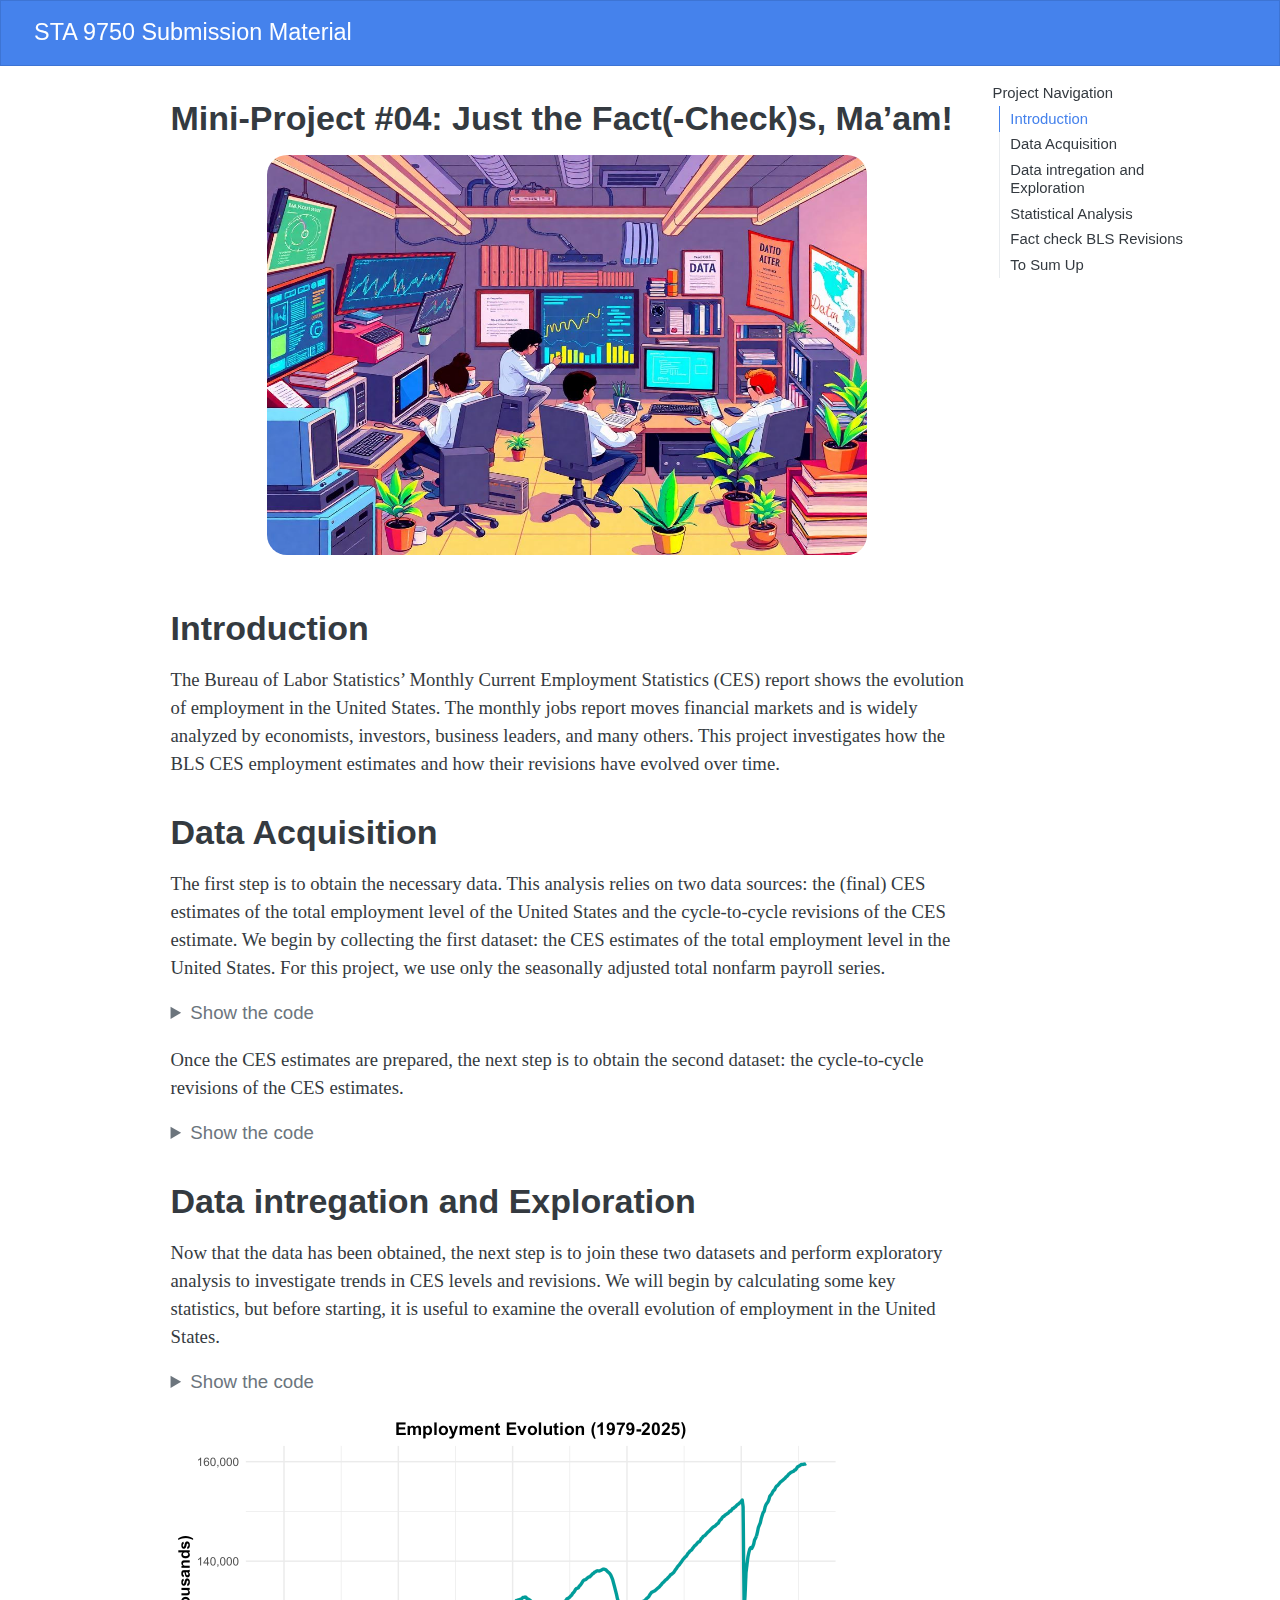
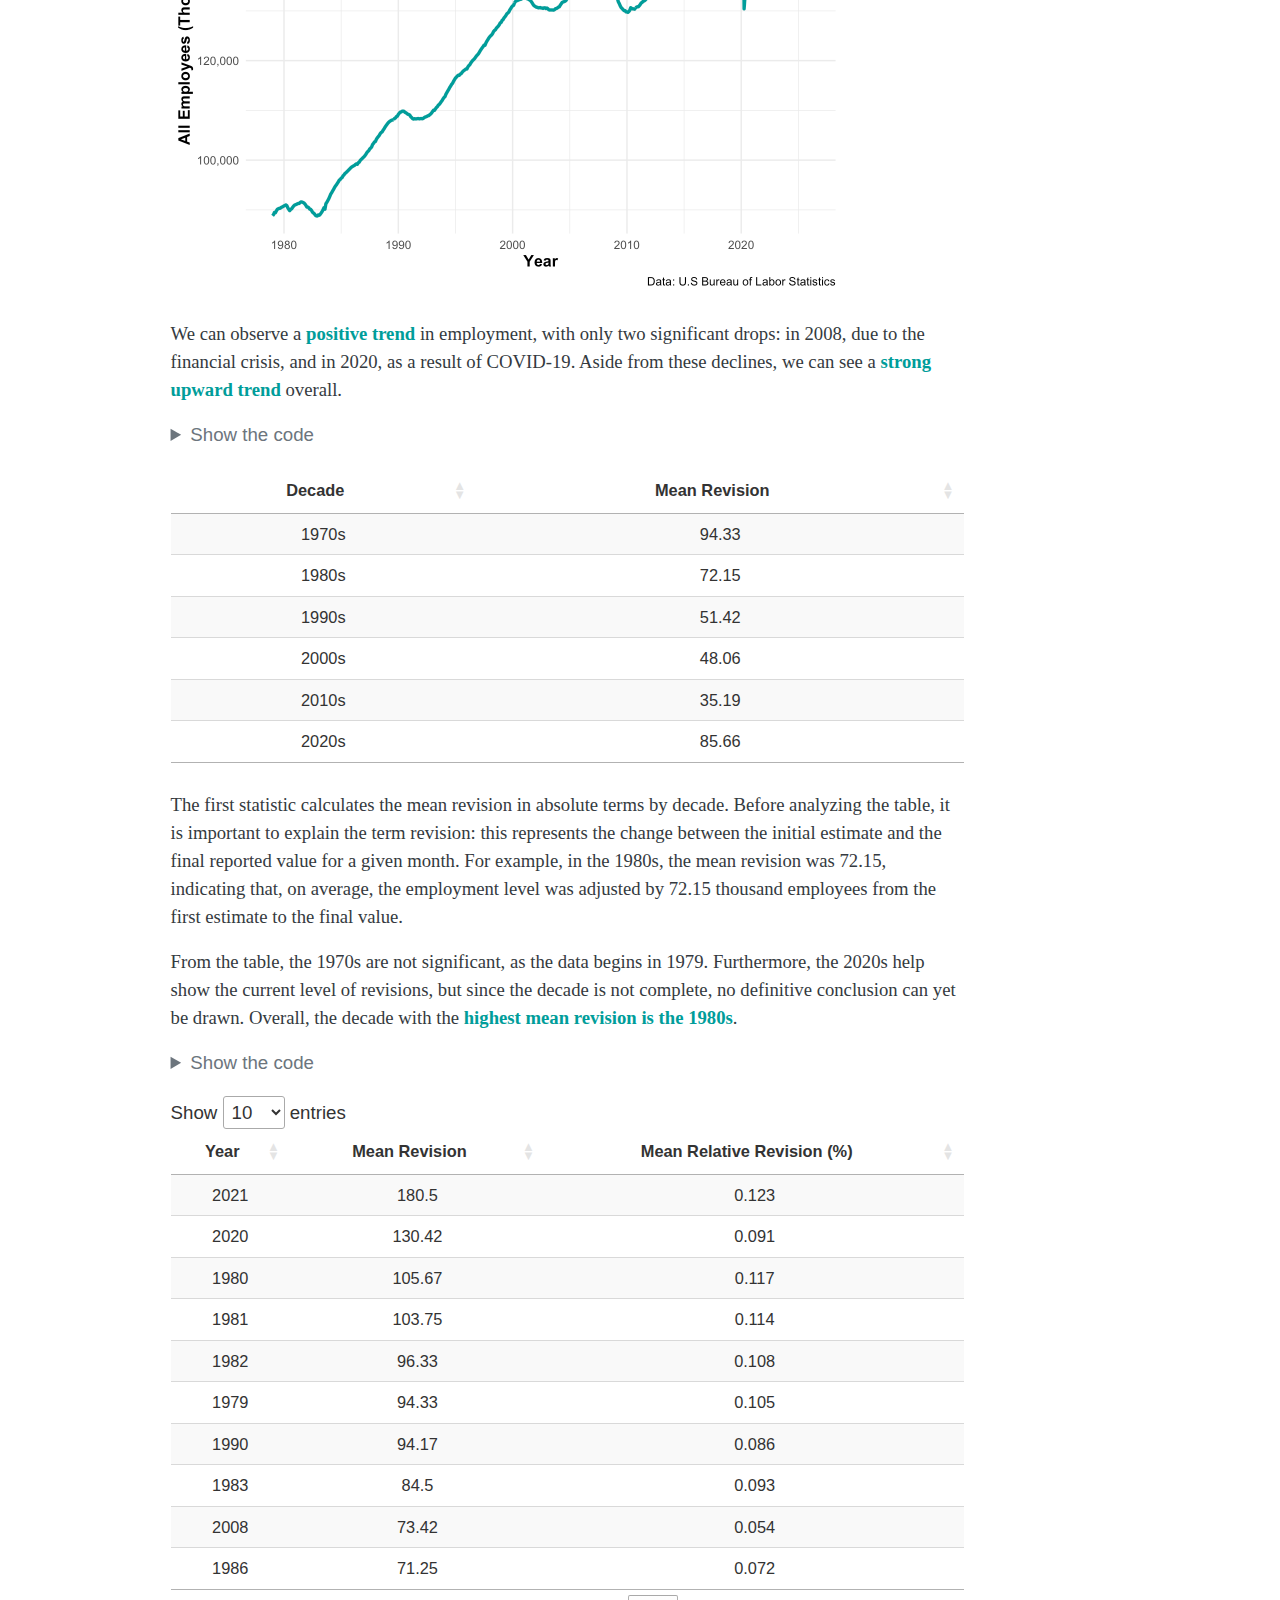
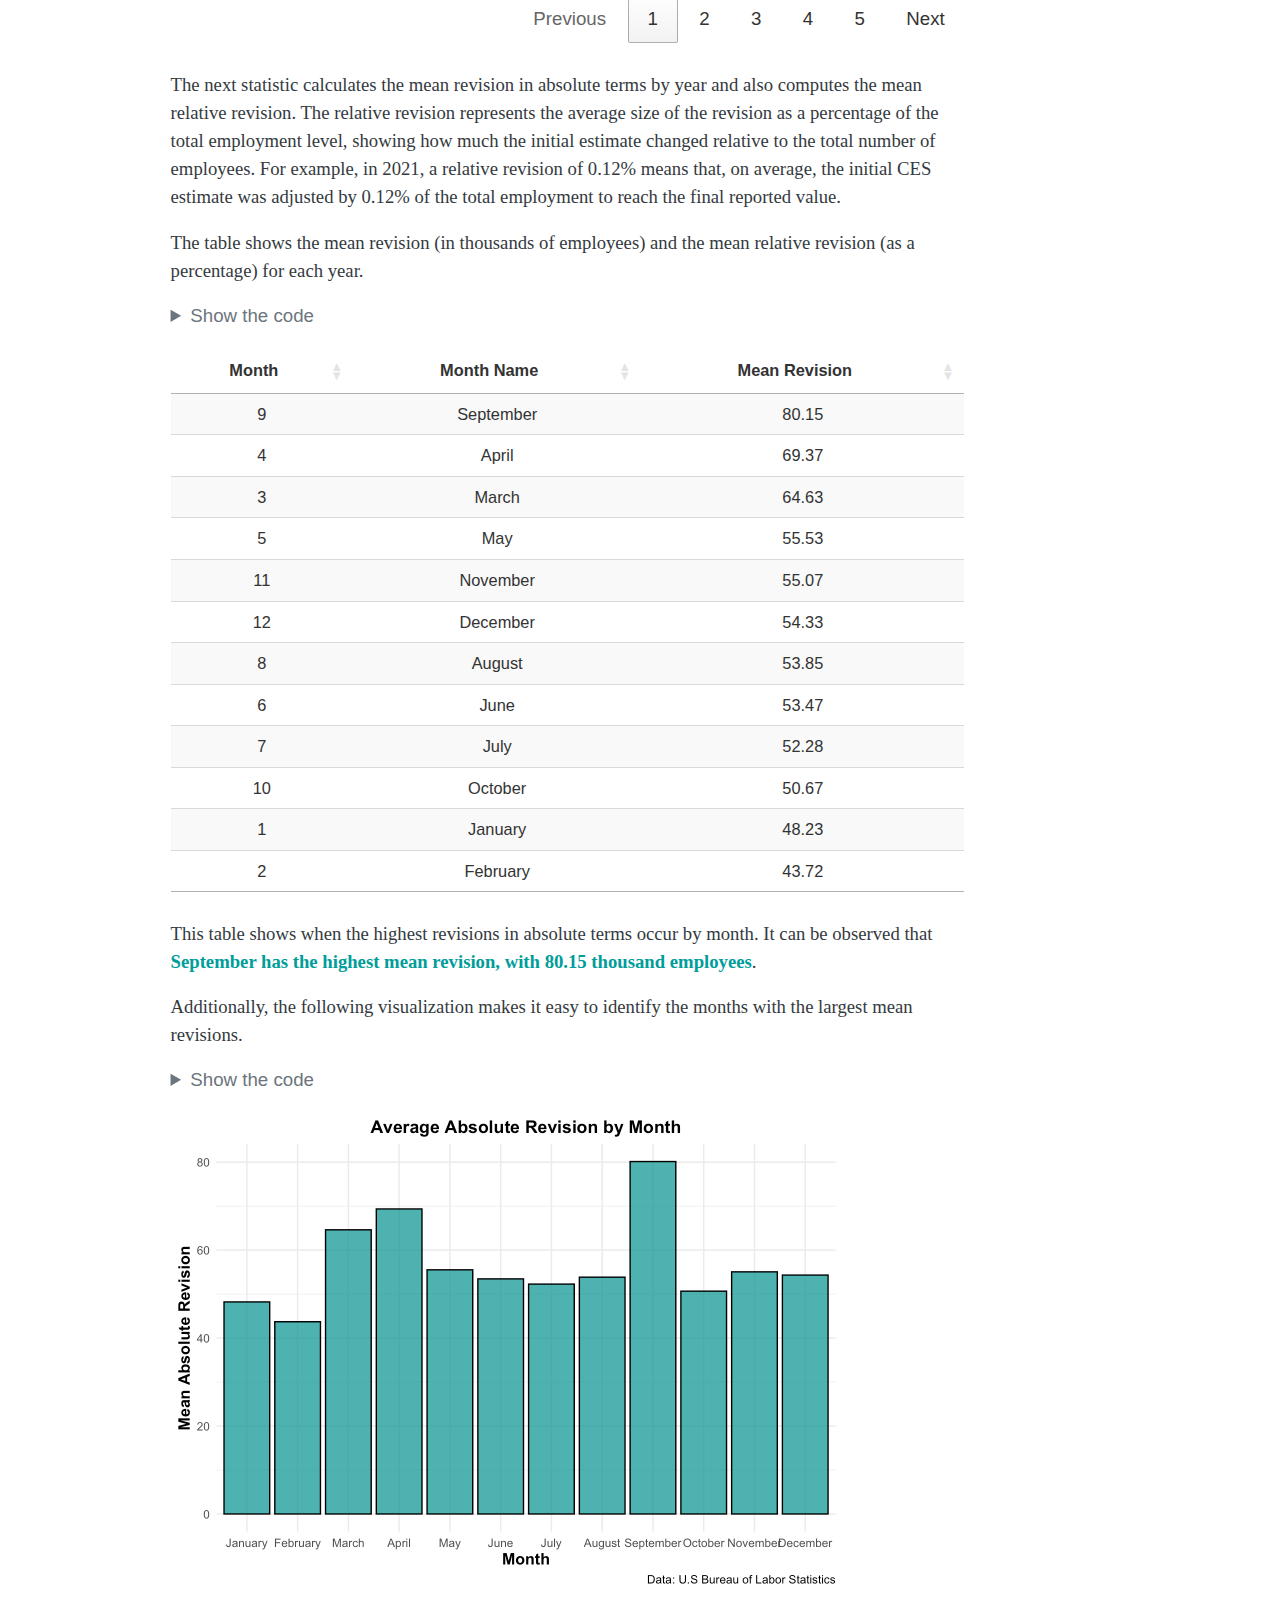
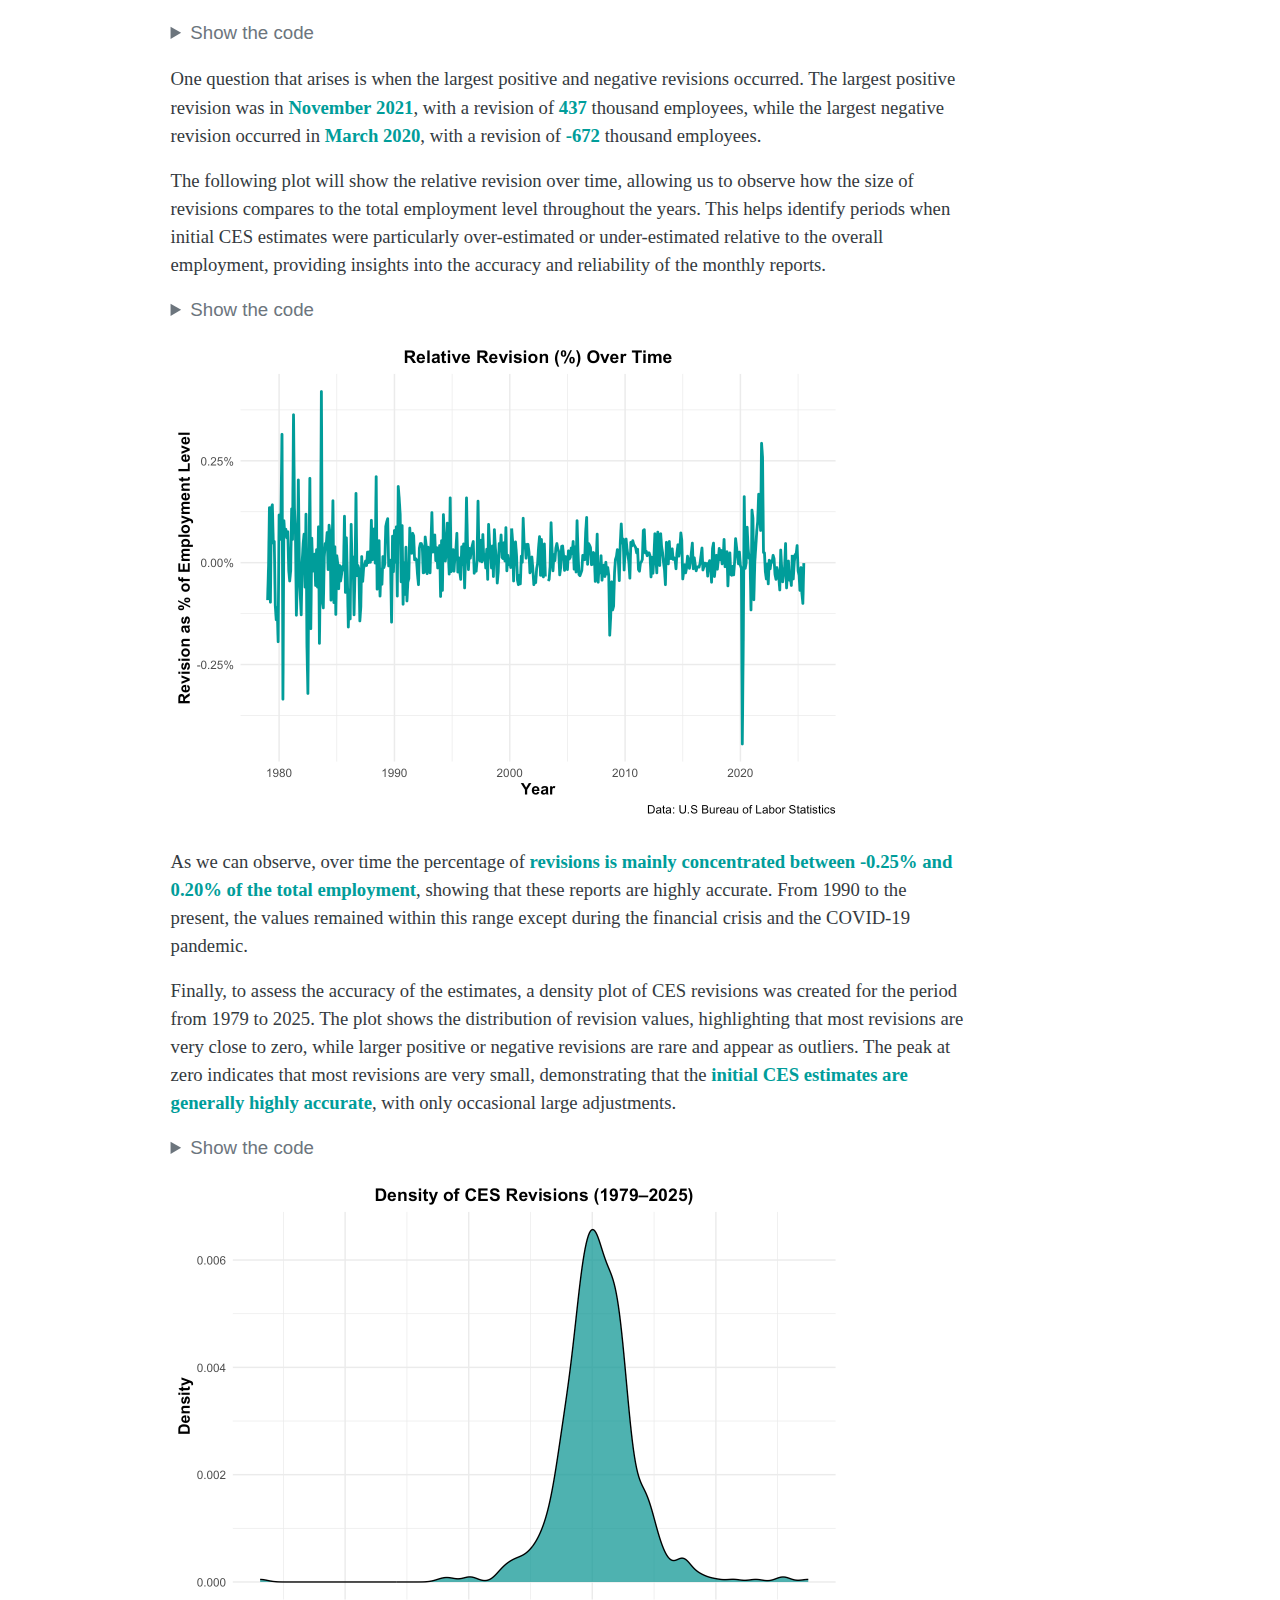
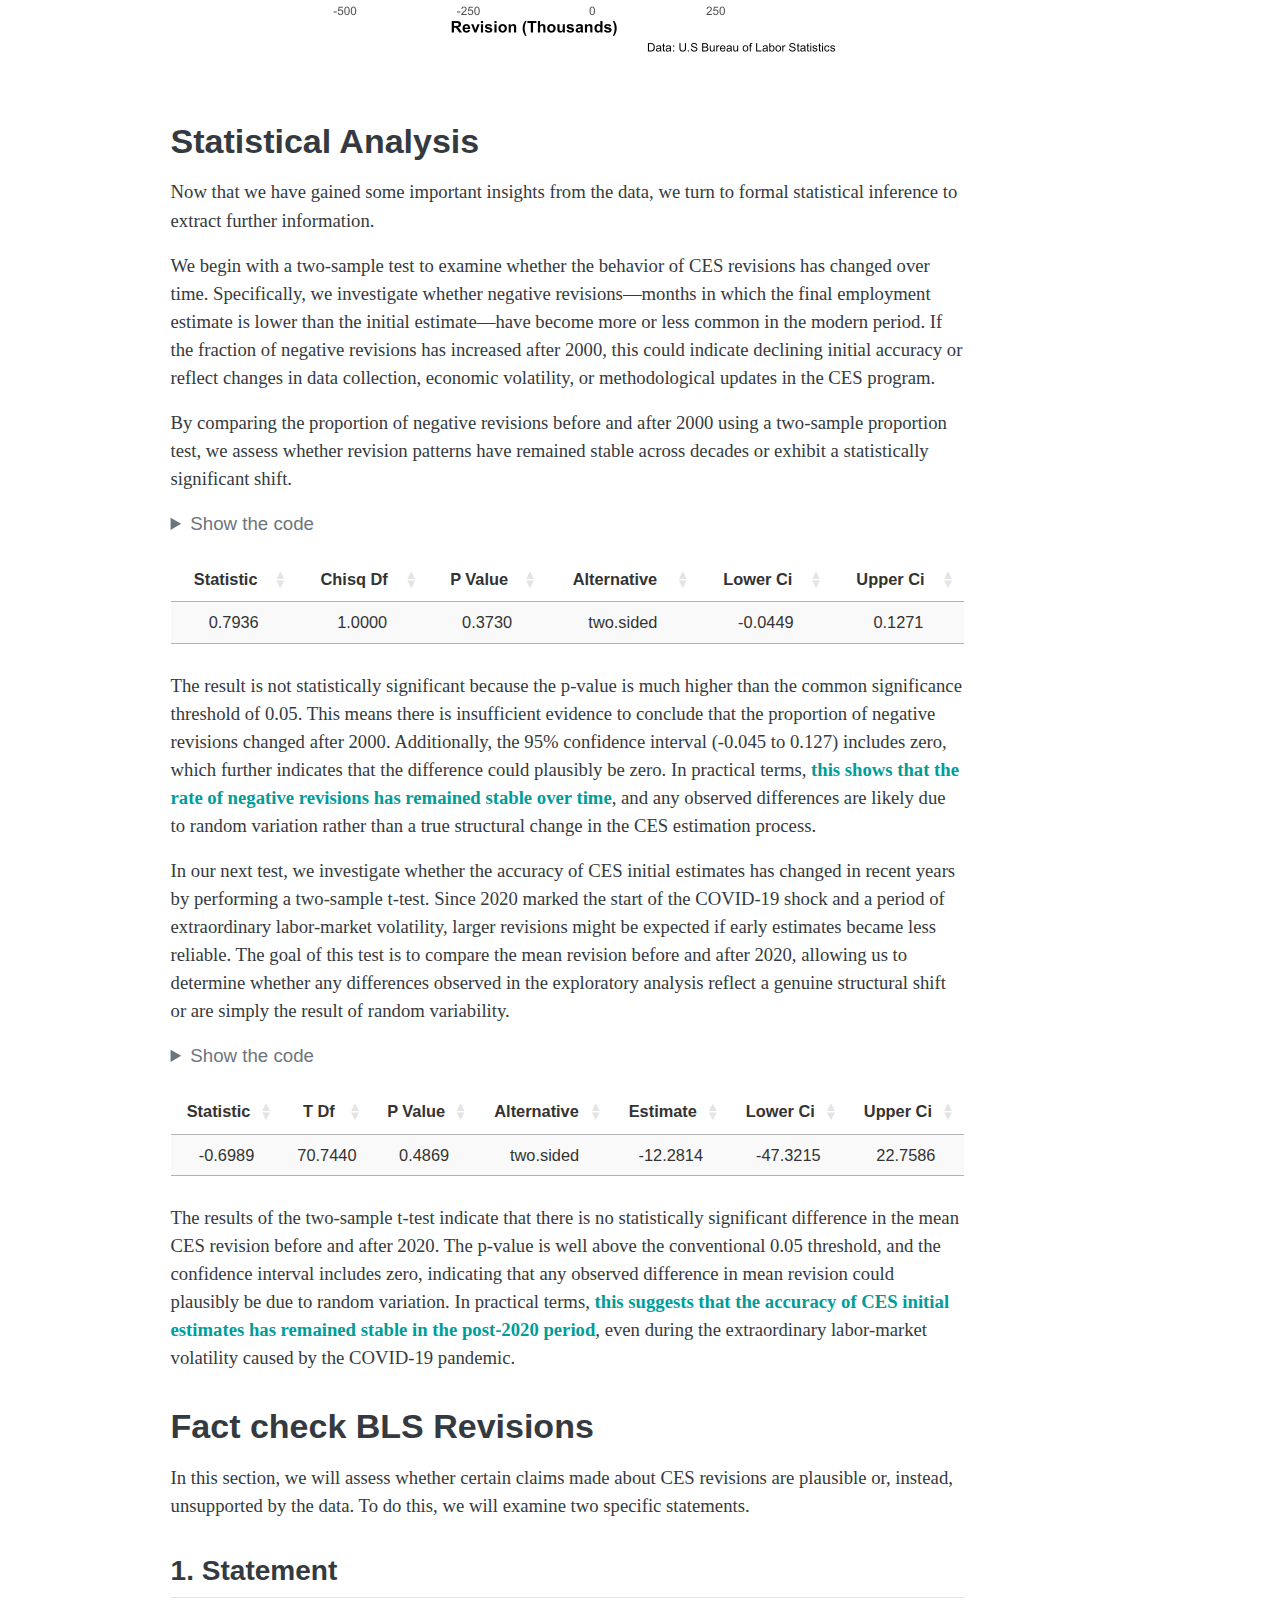
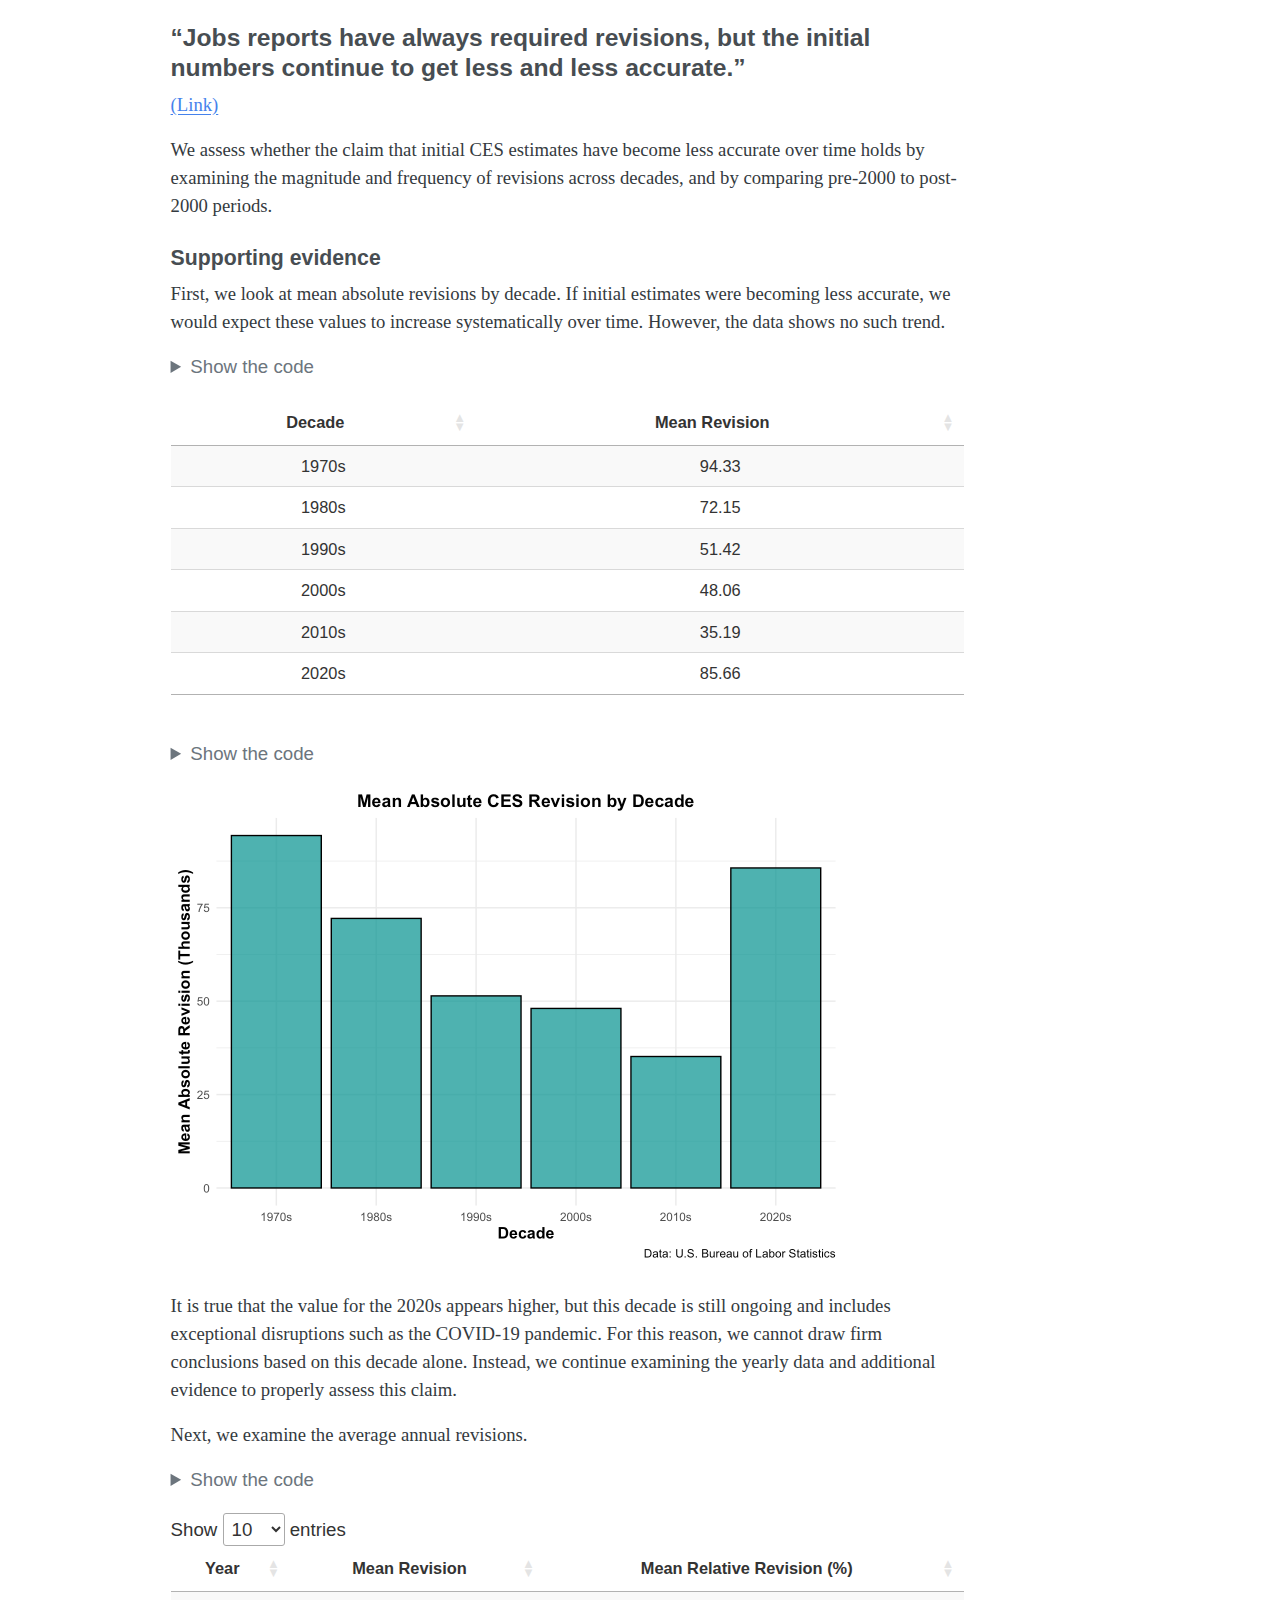
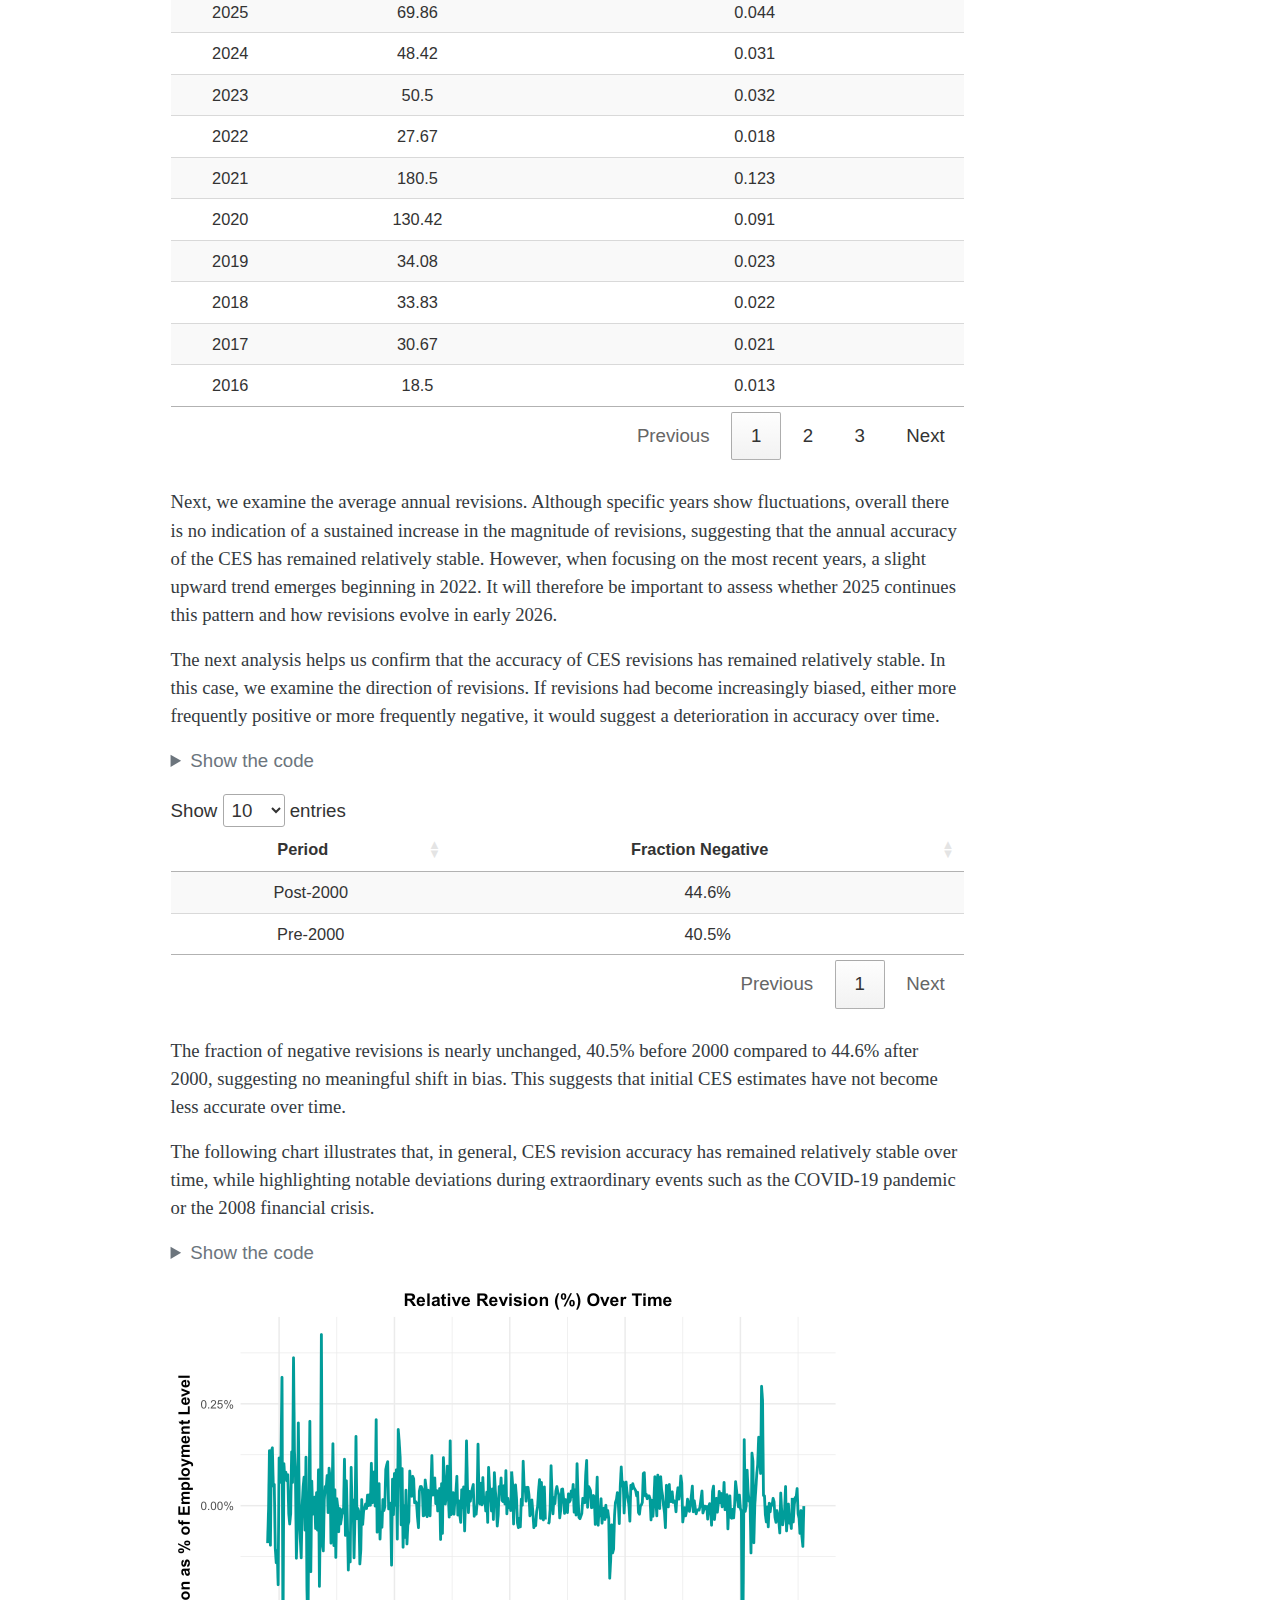
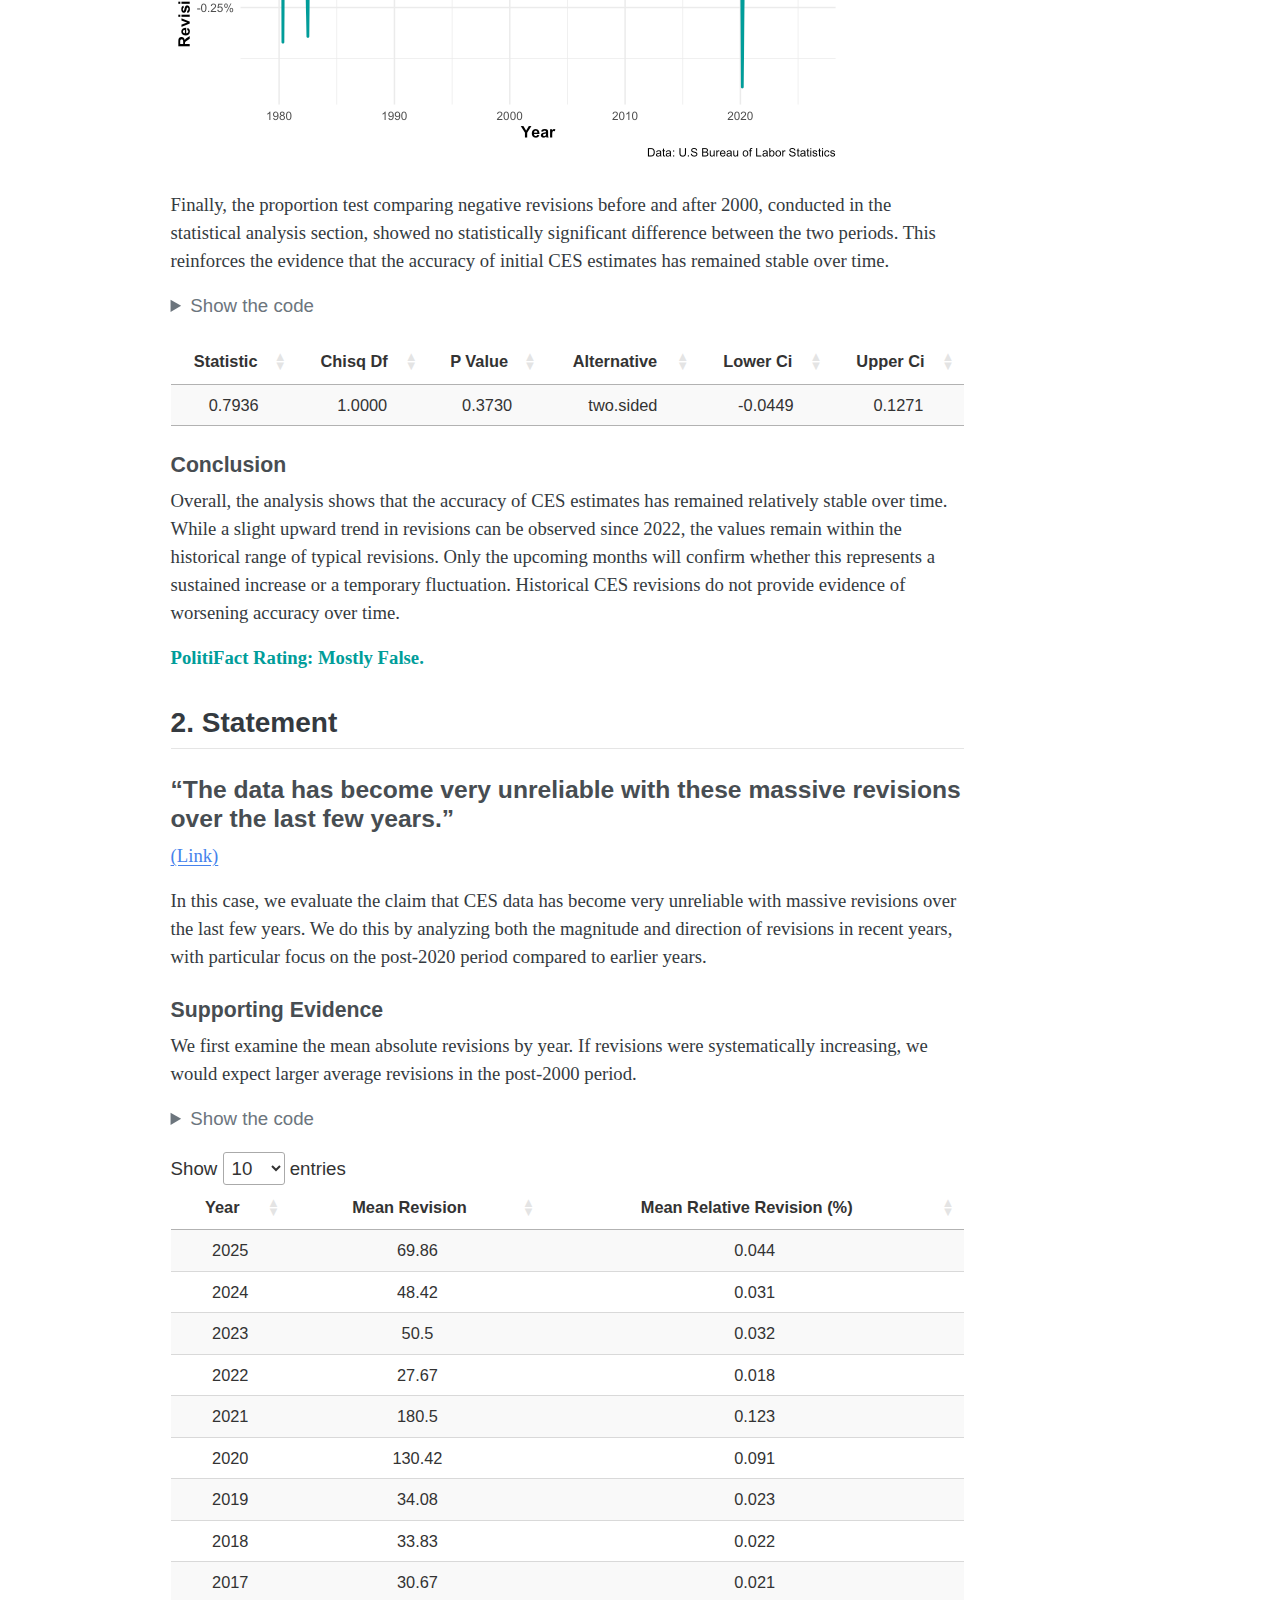
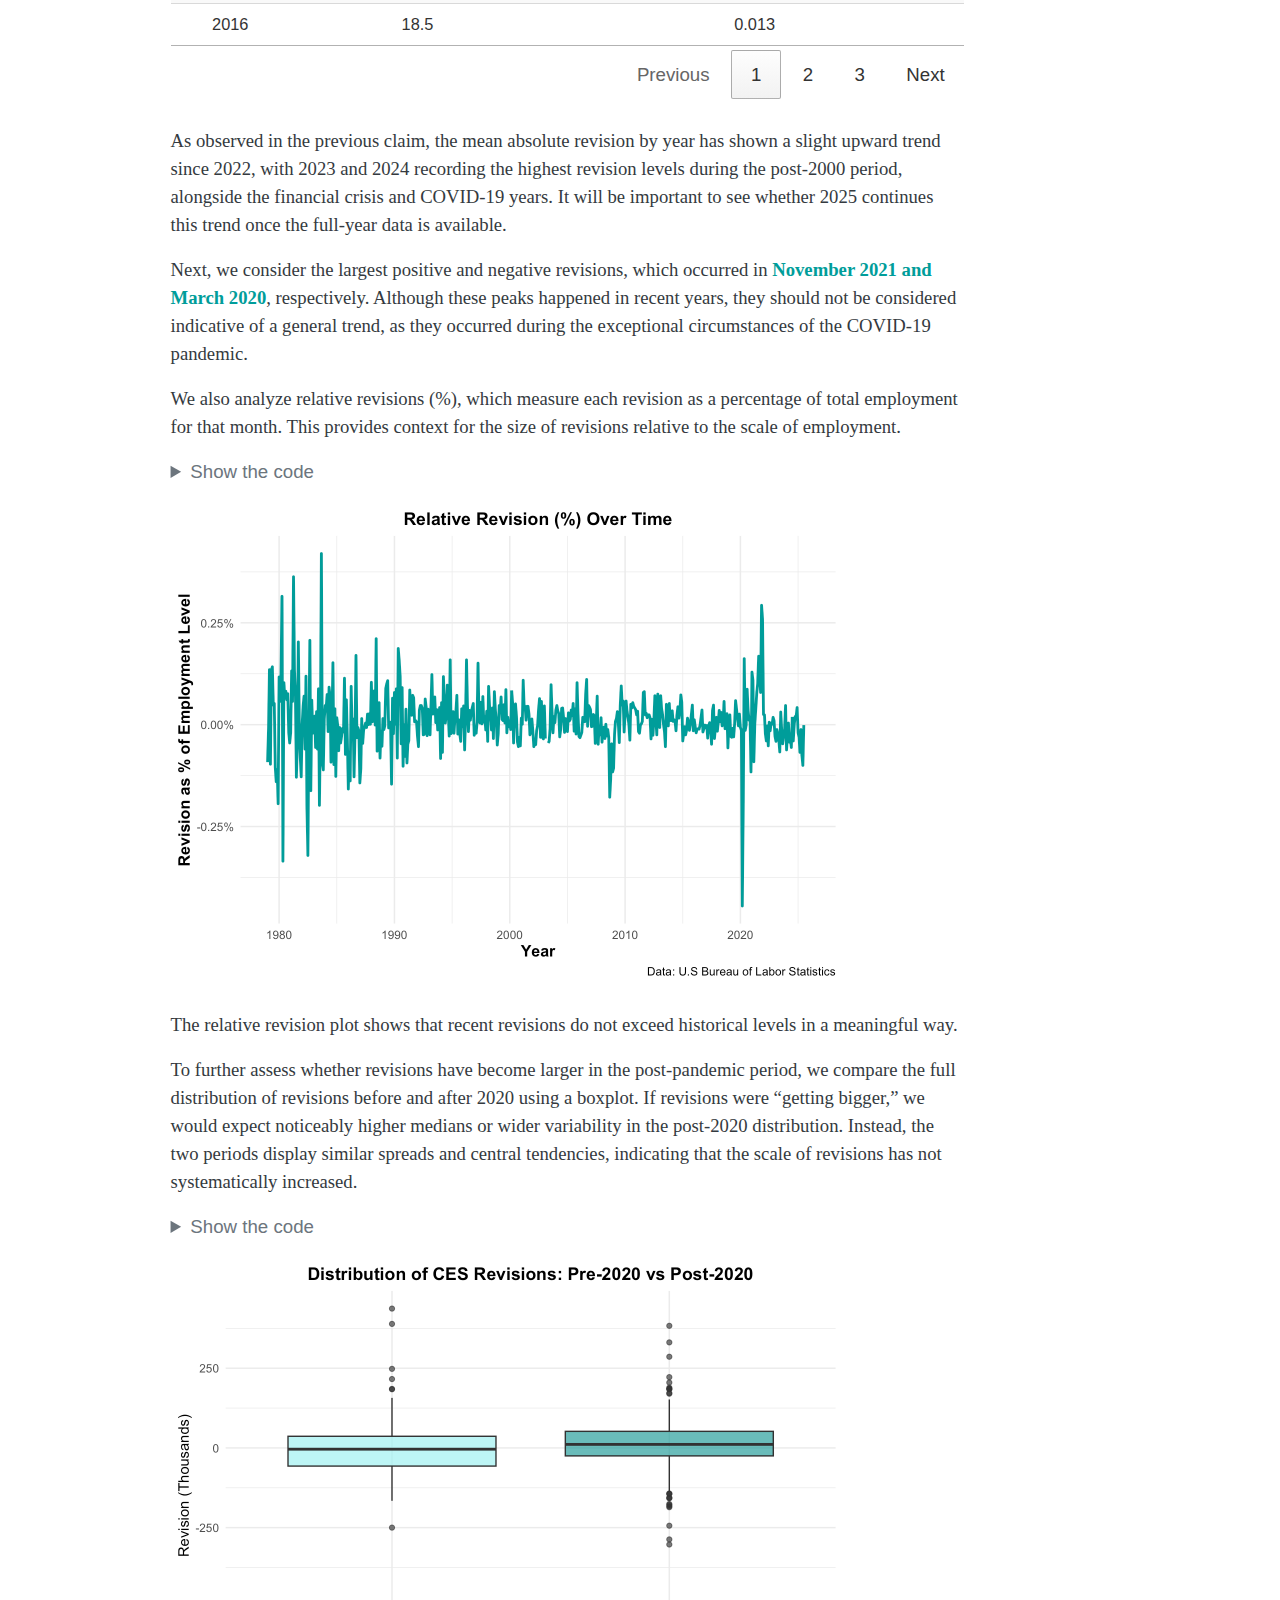
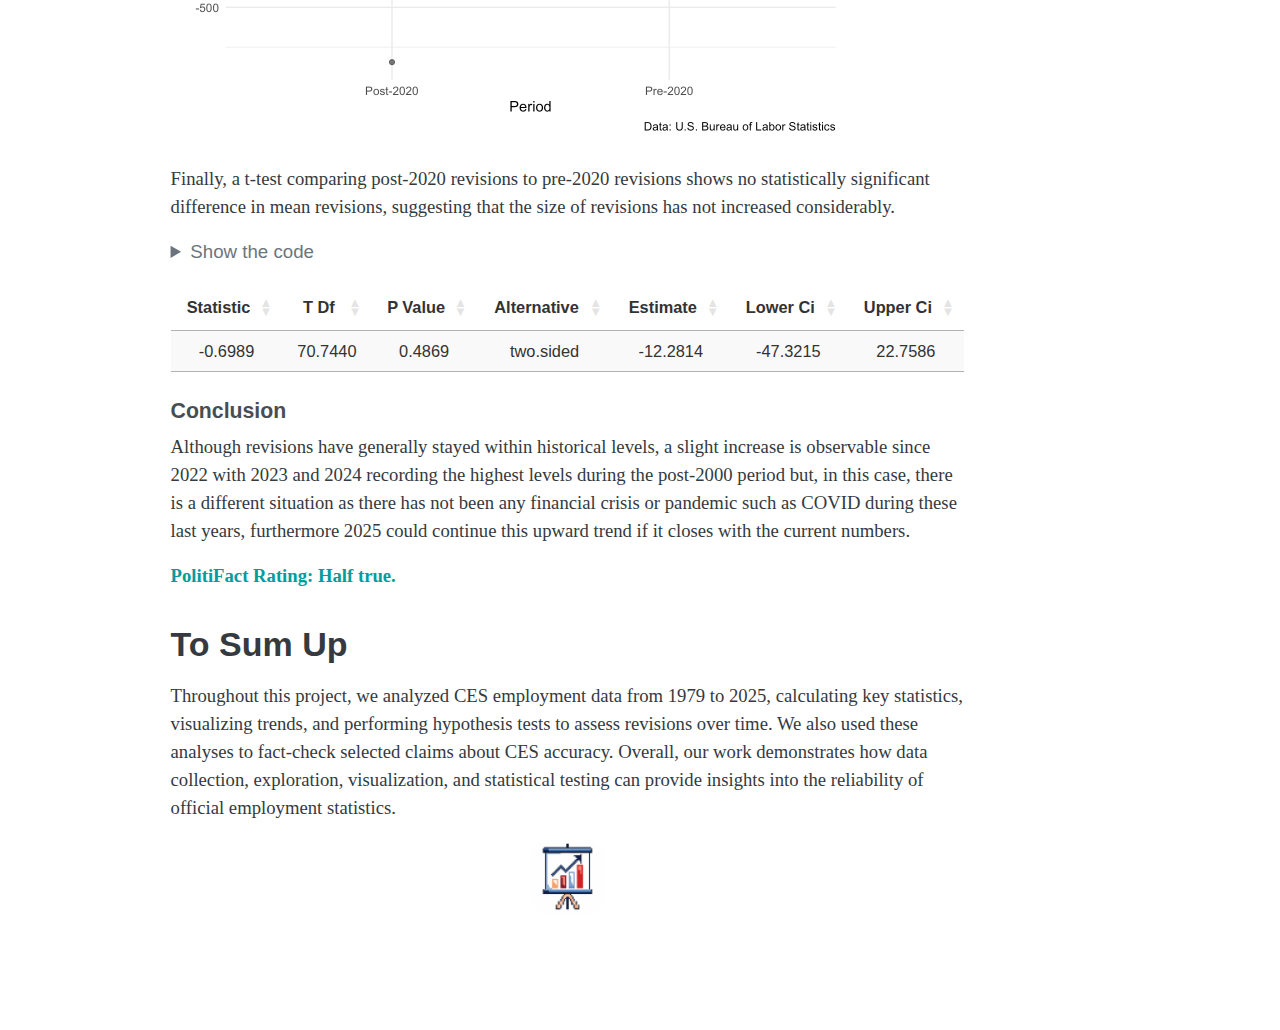
<file: docs/mp04.html>
<!DOCTYPE html>
<html xmlns="http://www.w3.org/1999/xhtml" lang="en" xml:lang="en"><head>

<meta charset="utf-8">
<meta name="generator" content="quarto-1.8.22">

<meta name="viewport" content="width=device-width, initial-scale=1.0, user-scalable=yes">


<title>Mini-Project #04: Just the Fact(-Check)s, Ma’am! – STA 9750 Submission Material</title>
<style>
code{white-space: pre-wrap;}
span.smallcaps{font-variant: small-caps;}
div.columns{display: flex; gap: min(4vw, 1.5em);}
div.column{flex: auto; overflow-x: auto;}
div.hanging-indent{margin-left: 1.5em; text-indent: -1.5em;}
ul.task-list{list-style: none;}
ul.task-list li input[type="checkbox"] {
  width: 0.8em;
  margin: 0 0.8em 0.2em -1em; /* quarto-specific, see https://github.com/quarto-dev/quarto-cli/issues/4556 */ 
  vertical-align: middle;
}
/* CSS for syntax highlighting */
html { -webkit-text-size-adjust: 100%; }
pre > code.sourceCode { white-space: pre; position: relative; }
pre > code.sourceCode > span { display: inline-block; line-height: 1.25; }
pre > code.sourceCode > span:empty { height: 1.2em; }
.sourceCode { overflow: visible; }
code.sourceCode > span { color: inherit; text-decoration: inherit; }
div.sourceCode { margin: 1em 0; }
pre.sourceCode { margin: 0; }
@media screen {
div.sourceCode { overflow: auto; }
}
@media print {
pre > code.sourceCode { white-space: pre-wrap; }
pre > code.sourceCode > span { text-indent: -5em; padding-left: 5em; }
}
pre.numberSource code
  { counter-reset: source-line 0; }
pre.numberSource code > span
  { position: relative; left: -4em; counter-increment: source-line; }
pre.numberSource code > span > a:first-child::before
  { content: counter(source-line);
    position: relative; left: -1em; text-align: right; vertical-align: baseline;
    border: none; display: inline-block;
    -webkit-touch-callout: none; -webkit-user-select: none;
    -khtml-user-select: none; -moz-user-select: none;
    -ms-user-select: none; user-select: none;
    padding: 0 4px; width: 4em;
  }
pre.numberSource { margin-left: 3em;  padding-left: 4px; }
div.sourceCode
  {   }
@media screen {
pre > code.sourceCode > span > a:first-child::before { text-decoration: underline; }
}
</style>


<script src="site_libs/quarto-nav/quarto-nav.js"></script>
<script src="site_libs/quarto-nav/headroom.min.js"></script>
<script src="site_libs/clipboard/clipboard.min.js"></script>
<script src="site_libs/quarto-search/autocomplete.umd.js"></script>
<script src="site_libs/quarto-search/fuse.min.js"></script>
<script src="site_libs/quarto-search/quarto-search.js"></script>
<meta name="quarto:offset" content="./">
<script src="site_libs/quarto-html/quarto.js" type="module"></script>
<script src="site_libs/quarto-html/tabsets/tabsets.js" type="module"></script>
<script src="site_libs/quarto-html/axe/axe-check.js" type="module"></script>
<script src="site_libs/quarto-html/popper.min.js"></script>
<script src="site_libs/quarto-html/tippy.umd.min.js"></script>
<script src="site_libs/quarto-html/anchor.min.js"></script>
<link href="site_libs/quarto-html/tippy.css" rel="stylesheet">
<link href="site_libs/quarto-html/quarto-syntax-highlighting-cd7454b418030687c631a6a7286fbe16.css" rel="stylesheet" id="quarto-text-highlighting-styles">
<script src="site_libs/bootstrap/bootstrap.min.js"></script>
<link href="site_libs/bootstrap/bootstrap-icons.css" rel="stylesheet">
<link href="site_libs/bootstrap/bootstrap-93902a540ec147e97c89cb6c27a8df54.min.css" rel="stylesheet" append-hash="true" id="quarto-bootstrap" data-mode="light">
<script id="quarto-search-options" type="application/json">{
  "location": "navbar",
  "copy-button": false,
  "collapse-after": 3,
  "panel-placement": "end",
  "type": "overlay",
  "limit": 50,
  "keyboard-shortcut": [
    "f",
    "/",
    "s"
  ],
  "show-item-context": false,
  "language": {
    "search-no-results-text": "No results",
    "search-matching-documents-text": "matching documents",
    "search-copy-link-title": "Copy link to search",
    "search-hide-matches-text": "Hide additional matches",
    "search-more-match-text": "more match in this document",
    "search-more-matches-text": "more matches in this document",
    "search-clear-button-title": "Clear",
    "search-text-placeholder": "",
    "search-detached-cancel-button-title": "Cancel",
    "search-submit-button-title": "Submit",
    "search-label": "Search"
  }
}</script>
<link href="site_libs/htmltools-fill-0.5.8.1/fill.css" rel="stylesheet">
<script src="site_libs/htmlwidgets-1.6.4/htmlwidgets.js"></script>
<link href="site_libs/datatables-css-0.0.0/datatables-crosstalk.css" rel="stylesheet">
<script src="site_libs/datatables-binding-0.34.0/datatables.js"></script>
<script src="site_libs/jquery-3.6.0/jquery-3.6.0.min.js"></script>
<link href="site_libs/dt-core-1.13.6/css/jquery.dataTables.min.css" rel="stylesheet">
<link href="site_libs/dt-core-1.13.6/css/jquery.dataTables.extra.css" rel="stylesheet">
<script src="site_libs/dt-core-1.13.6/js/jquery.dataTables.min.js"></script>
<link href="site_libs/crosstalk-1.2.1/css/crosstalk.min.css" rel="stylesheet">
<script src="site_libs/crosstalk-1.2.1/js/crosstalk.min.js"></script>


</head>

<body class="nav-fixed quarto-light">

<div id="quarto-search-results"></div>
  <header id="quarto-header" class="headroom fixed-top">
    <nav class="navbar navbar-expand-lg " data-bs-theme="dark">
      <div class="navbar-container container-fluid">
      <div class="navbar-brand-container mx-auto">
    <a href="./index.html" class="navbar-brand navbar-brand-logo">
    </a>
    <a class="navbar-brand" href="./index.html">
    <span class="navbar-title">STA 9750 Submission Material</span>
    </a>
  </div>
        <div class="quarto-navbar-tools tools-end">
</div>
      </div> <!-- /container-fluid -->
    </nav>
</header>
<!-- content -->
<div id="quarto-content" class="quarto-container page-columns page-rows-contents page-layout-article page-navbar">
<!-- sidebar -->
<!-- margin-sidebar -->
    <div id="quarto-margin-sidebar" class="sidebar margin-sidebar">
        <nav id="TOC" role="doc-toc" class="toc-active">
    <h2 id="toc-title">Project Navigation</h2>
   
  <ul>
  <li><a href="#introduction" id="toc-introduction" class="nav-link active" data-scroll-target="#introduction">Introduction</a></li>
  <li><a href="#data-acquisition" id="toc-data-acquisition" class="nav-link" data-scroll-target="#data-acquisition">Data Acquisition</a></li>
  <li><a href="#data-intregation-and-exploration" id="toc-data-intregation-and-exploration" class="nav-link" data-scroll-target="#data-intregation-and-exploration">Data intregation and Exploration</a></li>
  <li><a href="#statistical-analysis" id="toc-statistical-analysis" class="nav-link" data-scroll-target="#statistical-analysis">Statistical Analysis</a></li>
  <li><a href="#fact-check-bls-revisions" id="toc-fact-check-bls-revisions" class="nav-link" data-scroll-target="#fact-check-bls-revisions">Fact check BLS Revisions</a>
  <ul class="collapse">
  <li><a href="#statement" id="toc-statement" class="nav-link" data-scroll-target="#statement">1. Statement</a>
  <ul class="collapse">
  <li><a href="#jobs-reports-have-always-required-revisions-but-the-initial-numbers-continue-to-get-less-and-less-accurate." id="toc-jobs-reports-have-always-required-revisions-but-the-initial-numbers-continue-to-get-less-and-less-accurate." class="nav-link" data-scroll-target="#jobs-reports-have-always-required-revisions-but-the-initial-numbers-continue-to-get-less-and-less-accurate.">“Jobs reports have always required revisions, but the initial numbers continue to get less and less accurate.”</a></li>
  </ul></li>
  <li><a href="#statement-1" id="toc-statement-1" class="nav-link" data-scroll-target="#statement-1">2. Statement</a>
  <ul class="collapse">
  <li><a href="#the-data-has-become-very-unreliable-with-these-massive-revisions-over-the-last-few-years." id="toc-the-data-has-become-very-unreliable-with-these-massive-revisions-over-the-last-few-years." class="nav-link" data-scroll-target="#the-data-has-become-very-unreliable-with-these-massive-revisions-over-the-last-few-years.">“The data has become very unreliable with these massive revisions over the last few years.”</a></li>
  </ul></li>
  </ul></li>
  <li><a href="#to-sum-up" id="toc-to-sum-up" class="nav-link" data-scroll-target="#to-sum-up">To Sum Up</a></li>
  </ul>
</nav>
    </div>
<!-- main -->
<main class="content" id="quarto-document-content">

<header id="title-block-header" class="quarto-title-block default">
<div class="quarto-title">
<h1 class="title">Mini-Project #04: Just the Fact(-Check)s, Ma’am!</h1>
</div>



<div class="quarto-title-meta">

    
  
    
  </div>
  


</header>


<div class="quarto-figure quarto-figure-center">
<figure class="figure">
<p><img src="images/MP04/data-scientists-office.jpg" class="quarto-figure quarto-figure-center figure-img" style="border-radius:20px;" width="600" height="400"></p>
</figure>
</div>
<section id="introduction" class="level1">
<h1>Introduction</h1>
<p>The Bureau of Labor Statistics’ Monthly Current Employment Statistics (CES) report shows the evolution of employment in the United States. The monthly jobs report moves financial markets and is widely analyzed by economists, investors, business leaders, and many others. This project investigates how the BLS CES employment estimates and how their revisions have evolved over time.</p>
</section>
<section id="data-acquisition" class="level1">
<h1>Data Acquisition</h1>
<p>The first step is to obtain the necessary data. This analysis relies on two data sources: the (final) CES estimates of the total employment level of the United States and the cycle-to-cycle revisions of the CES estimate. We begin by collecting the first dataset: the CES estimates of the total employment level in the United States. For this project, we use only the seasonally adjusted total nonfarm payroll series.</p>
<div class="cell">
<details class="code-fold">
<summary>Show the code</summary>
<div class="code-copy-outer-scaffold"><div class="sourceCode cell-code" id="cb1"><pre class="sourceCode r code-with-copy"><code class="sourceCode r"><span id="cb1-1"><a href="#cb1-1" aria-hidden="true" tabindex="-1"></a><span class="fu">library</span>(httr2)</span>
<span id="cb1-2"><a href="#cb1-2" aria-hidden="true" tabindex="-1"></a><span class="fu">library</span>(rvest)</span>
<span id="cb1-3"><a href="#cb1-3" aria-hidden="true" tabindex="-1"></a><span class="fu">library</span>(dplyr)</span>
<span id="cb1-4"><a href="#cb1-4" aria-hidden="true" tabindex="-1"></a><span class="fu">library</span>(tidyr)</span>
<span id="cb1-5"><a href="#cb1-5" aria-hidden="true" tabindex="-1"></a><span class="fu">library</span>(stringr)</span>
<span id="cb1-6"><a href="#cb1-6" aria-hidden="true" tabindex="-1"></a><span class="fu">library</span>(lubridate)</span>
<span id="cb1-7"><a href="#cb1-7" aria-hidden="true" tabindex="-1"></a></span>
<span id="cb1-8"><a href="#cb1-8" aria-hidden="true" tabindex="-1"></a></span>
<span id="cb1-9"><a href="#cb1-9" aria-hidden="true" tabindex="-1"></a>url_bls <span class="ot">&lt;-</span> <span class="st">"https://data.bls.gov/pdq/SurveyOutputServlet"</span></span>
<span id="cb1-10"><a href="#cb1-10" aria-hidden="true" tabindex="-1"></a></span>
<span id="cb1-11"><a href="#cb1-11" aria-hidden="true" tabindex="-1"></a>request_bls <span class="ot">&lt;-</span> <span class="fu">request</span>(url_bls) <span class="sc">|&gt;</span></span>
<span id="cb1-12"><a href="#cb1-12" aria-hidden="true" tabindex="-1"></a>  <span class="fu">req_method</span>(<span class="st">"POST"</span>) <span class="sc">|&gt;</span></span>
<span id="cb1-13"><a href="#cb1-13" aria-hidden="true" tabindex="-1"></a>  <span class="fu">req_body_form</span>(<span class="at">request_action =</span> <span class="st">"get_data"</span>,</span>
<span id="cb1-14"><a href="#cb1-14" aria-hidden="true" tabindex="-1"></a>                <span class="at">reformat =</span> <span class="st">"true"</span>,</span>
<span id="cb1-15"><a href="#cb1-15" aria-hidden="true" tabindex="-1"></a>                <span class="at">from_results_page =</span> <span class="st">"true"</span>,</span>
<span id="cb1-16"><a href="#cb1-16" aria-hidden="true" tabindex="-1"></a>                <span class="at">from_year =</span> <span class="st">"1979"</span>,</span>
<span id="cb1-17"><a href="#cb1-17" aria-hidden="true" tabindex="-1"></a>                <span class="at">to_year =</span> <span class="st">"2025"</span>,</span>
<span id="cb1-18"><a href="#cb1-18" aria-hidden="true" tabindex="-1"></a>                <span class="at">Go.x =</span> <span class="st">"9"</span>,</span>
<span id="cb1-19"><a href="#cb1-19" aria-hidden="true" tabindex="-1"></a>                <span class="at">Go.y =</span> <span class="st">"10"</span>,</span>
<span id="cb1-20"><a href="#cb1-20" aria-hidden="true" tabindex="-1"></a>                <span class="at">initial_request =</span> <span class="st">"false"</span>,</span>
<span id="cb1-21"><a href="#cb1-21" aria-hidden="true" tabindex="-1"></a>                <span class="at">data_tool =</span> <span class="st">"surveymost"</span>,</span>
<span id="cb1-22"><a href="#cb1-22" aria-hidden="true" tabindex="-1"></a>                <span class="at">series_id =</span> <span class="st">"CES0000000001"</span>,</span>
<span id="cb1-23"><a href="#cb1-23" aria-hidden="true" tabindex="-1"></a>                <span class="at">original_annualAveragesRequested =</span> <span class="st">"false"</span>) <span class="sc">|&gt;</span></span>
<span id="cb1-24"><a href="#cb1-24" aria-hidden="true" tabindex="-1"></a>  <span class="fu">req_perform</span>()</span>
<span id="cb1-25"><a href="#cb1-25" aria-hidden="true" tabindex="-1"></a></span>
<span id="cb1-26"><a href="#cb1-26" aria-hidden="true" tabindex="-1"></a>data_ces_estimates <span class="ot">&lt;-</span> request_bls <span class="sc">|&gt;</span> </span>
<span id="cb1-27"><a href="#cb1-27" aria-hidden="true" tabindex="-1"></a>  <span class="fu">resp_body_html</span>() <span class="sc">|&gt;</span></span>
<span id="cb1-28"><a href="#cb1-28" aria-hidden="true" tabindex="-1"></a>  <span class="fu">html_element</span>(<span class="st">"#table0"</span>) <span class="sc">|&gt;</span></span>
<span id="cb1-29"><a href="#cb1-29" aria-hidden="true" tabindex="-1"></a>  <span class="fu">html_table</span>(<span class="at">fill =</span> <span class="cn">TRUE</span>)</span>
<span id="cb1-30"><a href="#cb1-30" aria-hidden="true" tabindex="-1"></a></span>
<span id="cb1-31"><a href="#cb1-31" aria-hidden="true" tabindex="-1"></a>table_ces_estimates <span class="ot">&lt;-</span> data_ces_estimates <span class="sc">|&gt;</span></span>
<span id="cb1-32"><a href="#cb1-32" aria-hidden="true" tabindex="-1"></a>  <span class="fu">filter</span>(<span class="fu">grepl</span>(<span class="st">"^[0-9]{4}$"</span>, Year)) <span class="sc">|&gt;</span></span>
<span id="cb1-33"><a href="#cb1-33" aria-hidden="true" tabindex="-1"></a>  <span class="fu">pivot_longer</span>(<span class="at">cols =</span> Jan<span class="sc">:</span>Dec,</span>
<span id="cb1-34"><a href="#cb1-34" aria-hidden="true" tabindex="-1"></a>               <span class="at">names_to =</span> <span class="st">"month"</span>,</span>
<span id="cb1-35"><a href="#cb1-35" aria-hidden="true" tabindex="-1"></a>               <span class="at">values_to =</span> <span class="st">"Employee"</span>) <span class="sc">|&gt;</span></span>
<span id="cb1-36"><a href="#cb1-36" aria-hidden="true" tabindex="-1"></a>  <span class="fu">mutate</span>(<span class="at">Employee =</span> <span class="fu">str_remove_all</span>(Employee, <span class="st">"</span><span class="sc">\\</span><span class="st">([A-Za-z]</span><span class="sc">\\</span><span class="st">)"</span>),</span>
<span id="cb1-37"><a href="#cb1-37" aria-hidden="true" tabindex="-1"></a>         <span class="at">Employee =</span> <span class="fu">as.numeric</span>(Employee),</span>
<span id="cb1-38"><a href="#cb1-38" aria-hidden="true" tabindex="-1"></a>         <span class="at">Year =</span> <span class="fu">as.integer</span>(Year)) <span class="sc">|&gt;</span></span>
<span id="cb1-39"><a href="#cb1-39" aria-hidden="true" tabindex="-1"></a>  <span class="fu">mutate</span>(<span class="at">month_num =</span> <span class="fu">match</span>(month, month.abb)) <span class="sc">|&gt;</span></span>
<span id="cb1-40"><a href="#cb1-40" aria-hidden="true" tabindex="-1"></a>  <span class="fu">mutate</span>(<span class="at">date =</span> <span class="fu">make_date</span>(<span class="at">year =</span> Year, <span class="at">month =</span> month_num, <span class="at">day =</span> <span class="dv">1</span>)) <span class="sc">|&gt;</span></span>
<span id="cb1-41"><a href="#cb1-41" aria-hidden="true" tabindex="-1"></a>  <span class="fu">select</span>(date, Employee)</span></code></pre></div><button title="Copy to Clipboard" class="code-copy-button"><i class="bi"></i></button></div>
</details>
</div>
<p>Once the CES estimates are prepared, the next step is to obtain the second dataset: the cycle-to-cycle revisions of the CES estimates.</p>
<div class="cell">
<details class="code-fold">
<summary>Show the code</summary>
<div class="code-copy-outer-scaffold"><div class="sourceCode cell-code" id="cb2"><pre class="sourceCode r code-with-copy"><code class="sourceCode r"><span id="cb2-1"><a href="#cb2-1" aria-hidden="true" tabindex="-1"></a>url_ces_revision <span class="ot">&lt;-</span> <span class="st">"https://www.bls.gov/web/empsit/cesnaicsrev.htm#1979"</span></span>
<span id="cb2-2"><a href="#cb2-2" aria-hidden="true" tabindex="-1"></a></span>
<span id="cb2-3"><a href="#cb2-3" aria-hidden="true" tabindex="-1"></a>request_ces_revision <span class="ot">&lt;-</span> <span class="fu">request</span>(url_ces_revision) <span class="sc">|&gt;</span></span>
<span id="cb2-4"><a href="#cb2-4" aria-hidden="true" tabindex="-1"></a>  <span class="fu">req_user_agent</span>(<span class="st">"Mozilla/5.0 (Macintosh; Intel Mac OS X 10.15; rv:143.0) Gecko/20100101 Firefox/143.0"</span>) <span class="sc">|&gt;</span></span>
<span id="cb2-5"><a href="#cb2-5" aria-hidden="true" tabindex="-1"></a>  <span class="fu">req_perform</span>()</span>
<span id="cb2-6"><a href="#cb2-6" aria-hidden="true" tabindex="-1"></a></span>
<span id="cb2-7"><a href="#cb2-7" aria-hidden="true" tabindex="-1"></a>raw_data_ces_revision <span class="ot">&lt;-</span> request_ces_revision <span class="sc">|&gt;</span></span>
<span id="cb2-8"><a href="#cb2-8" aria-hidden="true" tabindex="-1"></a>  <span class="fu">resp_body_html</span>()</span>
<span id="cb2-9"><a href="#cb2-9" aria-hidden="true" tabindex="-1"></a></span>
<span id="cb2-10"><a href="#cb2-10" aria-hidden="true" tabindex="-1"></a>get_table_ces_revision <span class="ot">&lt;-</span> <span class="cf">function</span>(data, year) {</span>
<span id="cb2-11"><a href="#cb2-11" aria-hidden="true" tabindex="-1"></a>  </span>
<span id="cb2-12"><a href="#cb2-12" aria-hidden="true" tabindex="-1"></a>  id <span class="ot">&lt;-</span> <span class="fu">paste0</span>(<span class="st">"#"</span>, year)</span>
<span id="cb2-13"><a href="#cb2-13" aria-hidden="true" tabindex="-1"></a>  </span>
<span id="cb2-14"><a href="#cb2-14" aria-hidden="true" tabindex="-1"></a>  <span class="fu">tibble</span>(</span>
<span id="cb2-15"><a href="#cb2-15" aria-hidden="true" tabindex="-1"></a>    <span class="at">year =</span> data <span class="sc">|&gt;</span> </span>
<span id="cb2-16"><a href="#cb2-16" aria-hidden="true" tabindex="-1"></a>      <span class="fu">html_elements</span>(<span class="fu">paste0</span>(id, <span class="st">" td:nth-child(2)"</span>)) <span class="sc">|&gt;</span></span>
<span id="cb2-17"><a href="#cb2-17" aria-hidden="true" tabindex="-1"></a>      <span class="fu">html_text</span>() <span class="sc">|&gt;</span> <span class="fu">head</span>(<span class="dv">12</span>),</span>
<span id="cb2-18"><a href="#cb2-18" aria-hidden="true" tabindex="-1"></a>    <span class="at">month =</span> data <span class="sc">|&gt;</span> <span class="fu">html_elements</span>(<span class="fu">paste0</span>(id, <span class="st">" .sub0"</span>)) <span class="sc">|&gt;</span></span>
<span id="cb2-19"><a href="#cb2-19" aria-hidden="true" tabindex="-1"></a>      <span class="fu">html_text</span>() <span class="sc">|&gt;</span> <span class="fu">head</span>(<span class="dv">12</span>),</span>
<span id="cb2-20"><a href="#cb2-20" aria-hidden="true" tabindex="-1"></a>    <span class="at">original =</span> data <span class="sc">|&gt;</span> </span>
<span id="cb2-21"><a href="#cb2-21" aria-hidden="true" tabindex="-1"></a>      <span class="fu">html_elements</span>(<span class="fu">paste0</span>(id, <span class="st">" td:nth-child(3)"</span>)) <span class="sc">|&gt;</span></span>
<span id="cb2-22"><a href="#cb2-22" aria-hidden="true" tabindex="-1"></a>      <span class="fu">html_text</span>() <span class="sc">|&gt;</span> <span class="fu">head</span>(<span class="dv">12</span>),</span>
<span id="cb2-23"><a href="#cb2-23" aria-hidden="true" tabindex="-1"></a>    <span class="at">final =</span> data <span class="sc">|&gt;</span> </span>
<span id="cb2-24"><a href="#cb2-24" aria-hidden="true" tabindex="-1"></a>      <span class="fu">html_elements</span>(<span class="fu">paste0</span>(id, <span class="st">" td:nth-child(5)"</span>)) <span class="sc">|&gt;</span></span>
<span id="cb2-25"><a href="#cb2-25" aria-hidden="true" tabindex="-1"></a>      <span class="fu">html_text</span>() <span class="sc">|&gt;</span> <span class="fu">head</span>(<span class="dv">12</span>),</span>
<span id="cb2-26"><a href="#cb2-26" aria-hidden="true" tabindex="-1"></a>    <span class="at">revision =</span> data <span class="sc">|&gt;</span> </span>
<span id="cb2-27"><a href="#cb2-27" aria-hidden="true" tabindex="-1"></a>      <span class="fu">html_elements</span>(<span class="fu">paste0</span>(id, <span class="st">" td:nth-child(8)"</span>)) <span class="sc">|&gt;</span></span>
<span id="cb2-28"><a href="#cb2-28" aria-hidden="true" tabindex="-1"></a>      <span class="fu">html_text</span>() <span class="sc">|&gt;</span> <span class="fu">head</span>(<span class="dv">12</span>)) <span class="sc">|&gt;</span></span>
<span id="cb2-29"><a href="#cb2-29" aria-hidden="true" tabindex="-1"></a>    <span class="fu">mutate</span>(</span>
<span id="cb2-30"><a href="#cb2-30" aria-hidden="true" tabindex="-1"></a>      <span class="at">date =</span> <span class="fu">ym</span>(<span class="fu">paste</span>(year, month)),</span>
<span id="cb2-31"><a href="#cb2-31" aria-hidden="true" tabindex="-1"></a>      <span class="fu">across</span>(<span class="fu">c</span>(original, final, revision), <span class="sc">~</span> <span class="fu">as.numeric</span>(<span class="fu">str_replace</span>(.x, <span class="st">","</span>, <span class="st">""</span>)))) <span class="sc">|&gt;</span></span>
<span id="cb2-32"><a href="#cb2-32" aria-hidden="true" tabindex="-1"></a>    <span class="fu">select</span>(date, original, final, revision)</span>
<span id="cb2-33"><a href="#cb2-33" aria-hidden="true" tabindex="-1"></a>}</span>
<span id="cb2-34"><a href="#cb2-34" aria-hidden="true" tabindex="-1"></a></span>
<span id="cb2-35"><a href="#cb2-35" aria-hidden="true" tabindex="-1"></a>years <span class="ot">&lt;-</span> <span class="dv">1979</span><span class="sc">:</span><span class="dv">2025</span></span>
<span id="cb2-36"><a href="#cb2-36" aria-hidden="true" tabindex="-1"></a></span>
<span id="cb2-37"><a href="#cb2-37" aria-hidden="true" tabindex="-1"></a>ces_revision_table <span class="ot">&lt;-</span> purrr<span class="sc">::</span><span class="fu">map_dfr</span>(years, <span class="sc">~</span><span class="fu">get_table_ces_revision</span>(raw_data_ces_revision, .x))</span></code></pre></div><button title="Copy to Clipboard" class="code-copy-button"><i class="bi"></i></button></div>
</details>
</div>
</section>
<section id="data-intregation-and-exploration" class="level1">
<h1>Data intregation and Exploration</h1>
<p>Now that the data has been obtained, the next step is to join these two datasets and perform exploratory analysis to investigate trends in CES levels and revisions. We will begin by calculating some key statistics, but before starting, it is useful to examine the overall evolution of employment in the United States.</p>
<div class="cell">
<details class="code-fold">
<summary>Show the code</summary>
<div class="code-copy-outer-scaffold"><div class="sourceCode cell-code" id="cb3"><pre class="sourceCode r code-with-copy"><code class="sourceCode r"><span id="cb3-1"><a href="#cb3-1" aria-hidden="true" tabindex="-1"></a>table_esti_revi <span class="ot">&lt;-</span> <span class="fu">inner_join</span>(table_ces_estimates, ces_revision_table, <span class="at">by =</span> <span class="st">"date"</span>)</span>
<span id="cb3-2"><a href="#cb3-2" aria-hidden="true" tabindex="-1"></a></span>
<span id="cb3-3"><a href="#cb3-3" aria-hidden="true" tabindex="-1"></a>exploration_table <span class="ot">&lt;-</span> table_esti_revi <span class="sc">|&gt;</span></span>
<span id="cb3-4"><a href="#cb3-4" aria-hidden="true" tabindex="-1"></a>  <span class="fu">mutate</span>(<span class="at">year =</span> <span class="fu">year</span>(date),</span>
<span id="cb3-5"><a href="#cb3-5" aria-hidden="true" tabindex="-1"></a>         <span class="at">month =</span> <span class="fu">month</span>(date),</span>
<span id="cb3-6"><a href="#cb3-6" aria-hidden="true" tabindex="-1"></a>         <span class="at">month_name =</span> <span class="fu">month</span>(date, <span class="at">label =</span> <span class="cn">TRUE</span>, <span class="at">abbr =</span> <span class="cn">FALSE</span>),</span>
<span id="cb3-7"><a href="#cb3-7" aria-hidden="true" tabindex="-1"></a>         <span class="at">decade =</span> <span class="fu">paste0</span>(<span class="fu">floor</span>(year<span class="sc">/</span><span class="dv">10</span>)<span class="sc">*</span><span class="dv">10</span>, <span class="st">"s"</span>),</span>
<span id="cb3-8"><a href="#cb3-8" aria-hidden="true" tabindex="-1"></a>         <span class="at">relative_revision =</span> <span class="fu">round</span>((revision<span class="sc">/</span>Employee)<span class="sc">*</span><span class="dv">100</span>, <span class="dv">3</span>))</span>
<span id="cb3-9"><a href="#cb3-9" aria-hidden="true" tabindex="-1"></a></span>
<span id="cb3-10"><a href="#cb3-10" aria-hidden="true" tabindex="-1"></a>hightlight <span class="ot">&lt;-</span> <span class="cf">function</span>(x, <span class="at">color =</span> <span class="st">"#009d9a"</span>) {</span>
<span id="cb3-11"><a href="#cb3-11" aria-hidden="true" tabindex="-1"></a>  <span class="fu">sprintf</span>(<span class="st">'&lt;span style="color:%s; font-weight:bold;"&gt;%s&lt;/span&gt;'</span>, color, x)</span>
<span id="cb3-12"><a href="#cb3-12" aria-hidden="true" tabindex="-1"></a>}</span>
<span id="cb3-13"><a href="#cb3-13" aria-hidden="true" tabindex="-1"></a></span>
<span id="cb3-14"><a href="#cb3-14" aria-hidden="true" tabindex="-1"></a><span class="fu">library</span>(ggplot2)</span>
<span id="cb3-15"><a href="#cb3-15" aria-hidden="true" tabindex="-1"></a><span class="fu">library</span>(scales)</span>
<span id="cb3-16"><a href="#cb3-16" aria-hidden="true" tabindex="-1"></a></span>
<span id="cb3-17"><a href="#cb3-17" aria-hidden="true" tabindex="-1"></a><span class="fu">ggplot</span>(exploration_table, <span class="fu">aes</span>(<span class="at">x =</span>  date, <span class="at">y =</span> Employee)) <span class="sc">+</span></span>
<span id="cb3-18"><a href="#cb3-18" aria-hidden="true" tabindex="-1"></a>  <span class="fu">geom_line</span>(<span class="at">color =</span> <span class="st">"#009d9a"</span>,</span>
<span id="cb3-19"><a href="#cb3-19" aria-hidden="true" tabindex="-1"></a>            <span class="at">size =</span> <span class="fl">1.2</span>) <span class="sc">+</span></span>
<span id="cb3-20"><a href="#cb3-20" aria-hidden="true" tabindex="-1"></a>   <span class="fu">scale_y_continuous</span>(<span class="at">labels =</span> <span class="fu">label_comma</span>()) <span class="sc">+</span></span>
<span id="cb3-21"><a href="#cb3-21" aria-hidden="true" tabindex="-1"></a>  <span class="fu">labs</span>(</span>
<span id="cb3-22"><a href="#cb3-22" aria-hidden="true" tabindex="-1"></a>    <span class="at">title =</span> <span class="st">"Employment Evolution (1979-2025)"</span>,</span>
<span id="cb3-23"><a href="#cb3-23" aria-hidden="true" tabindex="-1"></a>    <span class="at">x =</span> <span class="st">"Year"</span>,</span>
<span id="cb3-24"><a href="#cb3-24" aria-hidden="true" tabindex="-1"></a>    <span class="at">y =</span> <span class="st">"All Employees (Thousands)"</span>,</span>
<span id="cb3-25"><a href="#cb3-25" aria-hidden="true" tabindex="-1"></a>    <span class="at">caption =</span> <span class="st">"Data: U.S Bureau of Labor Statistics"</span></span>
<span id="cb3-26"><a href="#cb3-26" aria-hidden="true" tabindex="-1"></a>  ) <span class="sc">+</span> </span>
<span id="cb3-27"><a href="#cb3-27" aria-hidden="true" tabindex="-1"></a>  <span class="fu">theme_minimal</span>() <span class="sc">+</span></span>
<span id="cb3-28"><a href="#cb3-28" aria-hidden="true" tabindex="-1"></a>  <span class="fu">theme</span>(<span class="at">plot.title =</span> <span class="fu">element_text</span>(<span class="at">face =</span> <span class="st">"bold"</span>, <span class="at">hjust =</span> <span class="fl">0.5</span>),</span>
<span id="cb3-29"><a href="#cb3-29" aria-hidden="true" tabindex="-1"></a>        <span class="at">axis.title =</span> <span class="fu">element_text</span>(<span class="at">face =</span> <span class="st">"bold"</span>, <span class="at">size =</span> <span class="dv">12</span>))</span></code></pre></div><button title="Copy to Clipboard" class="code-copy-button"><i class="bi"></i></button></div>
</details>
<div class="cell-output-display">
<div>
<figure class="figure">
<p><img src="mp04_files/figure-html/unnamed-chunk-3-1.png" class="img-fluid figure-img" width="672"></p>
</figure>
</div>
</div>
</div>
<p>We can observe a <span style="color:#009d9a"><strong>positive trend</strong></span> in employment, with only two significant drops: in 2008, due to the financial crisis, and in 2020, as a result of COVID-19. Aside from these declines, we can see a <span style="color:#009d9a"><strong>strong upward trend</strong></span> overall.</p>
<div class="cell">
<details class="code-fold">
<summary>Show the code</summary>
<div class="code-copy-outer-scaffold"><div class="sourceCode cell-code" id="cb4"><pre class="sourceCode r code-with-copy"><code class="sourceCode r"><span id="cb4-1"><a href="#cb4-1" aria-hidden="true" tabindex="-1"></a>stat_decade <span class="ot">&lt;-</span> exploration_table <span class="sc">|&gt;</span> </span>
<span id="cb4-2"><a href="#cb4-2" aria-hidden="true" tabindex="-1"></a>  <span class="fu">group_by</span>(decade) <span class="sc">|&gt;</span></span>
<span id="cb4-3"><a href="#cb4-3" aria-hidden="true" tabindex="-1"></a>  <span class="fu">summarize</span>(<span class="at">mean_revision =</span> <span class="fu">round</span>(<span class="fu">mean</span>(<span class="fu">abs</span>(revision), <span class="at">na.rm =</span> <span class="cn">TRUE</span>), <span class="dv">2</span>), <span class="at">.groups =</span> <span class="st">"drop"</span>)</span>
<span id="cb4-4"><a href="#cb4-4" aria-hidden="true" tabindex="-1"></a></span>
<span id="cb4-5"><a href="#cb4-5" aria-hidden="true" tabindex="-1"></a><span class="fu">library</span>(DT)</span>
<span id="cb4-6"><a href="#cb4-6" aria-hidden="true" tabindex="-1"></a></span>
<span id="cb4-7"><a href="#cb4-7" aria-hidden="true" tabindex="-1"></a>format_titles <span class="ot">&lt;-</span> <span class="cf">function</span>(df){</span>
<span id="cb4-8"><a href="#cb4-8" aria-hidden="true" tabindex="-1"></a>  <span class="fu">colnames</span>(df) <span class="ot">&lt;-</span> <span class="fu">str_replace_all</span>(<span class="fu">colnames</span>(df), <span class="st">"_"</span>, <span class="st">" "</span>) <span class="sc">|&gt;</span> <span class="fu">str_to_title</span>()</span>
<span id="cb4-9"><a href="#cb4-9" aria-hidden="true" tabindex="-1"></a>  <span class="fu">return</span>(df)</span>
<span id="cb4-10"><a href="#cb4-10" aria-hidden="true" tabindex="-1"></a>}</span>
<span id="cb4-11"><a href="#cb4-11" aria-hidden="true" tabindex="-1"></a></span>
<span id="cb4-12"><a href="#cb4-12" aria-hidden="true" tabindex="-1"></a>stat_decade_table <span class="ot">&lt;-</span> stat_decade <span class="sc">|&gt;</span></span>
<span id="cb4-13"><a href="#cb4-13" aria-hidden="true" tabindex="-1"></a>  <span class="fu">format_titles</span>() <span class="sc">|&gt;</span></span>
<span id="cb4-14"><a href="#cb4-14" aria-hidden="true" tabindex="-1"></a>  <span class="fu">datatable</span>(</span>
<span id="cb4-15"><a href="#cb4-15" aria-hidden="true" tabindex="-1"></a>    <span class="at">options =</span> <span class="fu">list</span>(</span>
<span id="cb4-16"><a href="#cb4-16" aria-hidden="true" tabindex="-1"></a>      <span class="at">searching =</span> <span class="cn">FALSE</span>,</span>
<span id="cb4-17"><a href="#cb4-17" aria-hidden="true" tabindex="-1"></a>      <span class="at">paging =</span> <span class="cn">FALSE</span>,</span>
<span id="cb4-18"><a href="#cb4-18" aria-hidden="true" tabindex="-1"></a>      <span class="at">info =</span> <span class="cn">FALSE</span>,</span>
<span id="cb4-19"><a href="#cb4-19" aria-hidden="true" tabindex="-1"></a>      <span class="at">columnDefs =</span> <span class="fu">list</span>(<span class="fu">list</span>(<span class="at">className =</span> <span class="st">'dt-center'</span>, <span class="at">targets =</span> <span class="st">'_all'</span>))</span>
<span id="cb4-20"><a href="#cb4-20" aria-hidden="true" tabindex="-1"></a>    ),</span>
<span id="cb4-21"><a href="#cb4-21" aria-hidden="true" tabindex="-1"></a>    <span class="at">escape =</span> <span class="cn">FALSE</span>,</span>
<span id="cb4-22"><a href="#cb4-22" aria-hidden="true" tabindex="-1"></a>    <span class="at">rownames =</span> <span class="cn">FALSE</span></span>
<span id="cb4-23"><a href="#cb4-23" aria-hidden="true" tabindex="-1"></a>  )</span>
<span id="cb4-24"><a href="#cb4-24" aria-hidden="true" tabindex="-1"></a></span>
<span id="cb4-25"><a href="#cb4-25" aria-hidden="true" tabindex="-1"></a>stat_decade_table</span></code></pre></div><button title="Copy to Clipboard" class="code-copy-button"><i class="bi"></i></button></div>
</details>
<div class="cell-output-display">
<div class="datatables html-widget html-fill-item" id="htmlwidget-224cfe8105716124f649" style="width:100%;height:auto;"></div>
<script type="application/json" data-for="htmlwidget-224cfe8105716124f649">{"x":{"filter":"none","vertical":false,"data":[["1970s","1980s","1990s","2000s","2010s","2020s"],[94.33,72.15000000000001,51.42,48.06,35.19,85.66]],"container":"<table class=\"display\">\n  <thead>\n    <tr>\n      <th>Decade<\/th>\n      <th>Mean Revision<\/th>\n    <\/tr>\n  <\/thead>\n<\/table>","options":{"searching":false,"paging":false,"info":false,"columnDefs":[{"className":"dt-center","targets":"_all"},{"name":"Decade","targets":0},{"name":"Mean Revision","targets":1}],"order":[],"autoWidth":false,"orderClasses":false}},"evals":[],"jsHooks":[]}</script>
</div>
</div>
<p><br> The first statistic calculates the mean revision in absolute terms by decade. Before analyzing the table, it is important to explain the term revision: this represents the change between the initial estimate and the final reported value for a given month. For example, in the 1980s, the mean revision was 72.15, indicating that, on average, the employment level was adjusted by 72.15 thousand employees from the first estimate to the final value.</p>
<p>From the table, the 1970s are not significant, as the data begins in 1979. Furthermore, the 2020s help show the current level of revisions, but since the decade is not complete, no definitive conclusion can yet be drawn. Overall, the decade with the <span style="color:#009d9a"><strong>highest mean revision is the 1980s</strong></span>.</p>
<div class="cell">
<details class="code-fold">
<summary>Show the code</summary>
<div class="code-copy-outer-scaffold"><div class="sourceCode cell-code" id="cb5"><pre class="sourceCode r code-with-copy"><code class="sourceCode r"><span id="cb5-1"><a href="#cb5-1" aria-hidden="true" tabindex="-1"></a>stat_year <span class="ot">&lt;-</span> exploration_table <span class="sc">|&gt;</span></span>
<span id="cb5-2"><a href="#cb5-2" aria-hidden="true" tabindex="-1"></a>  <span class="fu">group_by</span>(year) <span class="sc">|&gt;</span></span>
<span id="cb5-3"><a href="#cb5-3" aria-hidden="true" tabindex="-1"></a>  <span class="fu">summarize</span>(<span class="at">mean_revision =</span> <span class="fu">round</span>(<span class="fu">mean</span>(<span class="fu">abs</span>(revision), <span class="at">na.rm =</span> <span class="cn">TRUE</span>), <span class="dv">2</span>),</span>
<span id="cb5-4"><a href="#cb5-4" aria-hidden="true" tabindex="-1"></a>            <span class="at">mean_relative_revision =</span> <span class="fu">round</span>(<span class="fu">mean</span>(<span class="fu">abs</span>(relative_revision), <span class="at">na.rm =</span> <span class="cn">TRUE</span>), <span class="dv">3</span>),</span>
<span id="cb5-5"><a href="#cb5-5" aria-hidden="true" tabindex="-1"></a>            <span class="at">.groups =</span> <span class="st">"drop"</span>)</span>
<span id="cb5-6"><a href="#cb5-6" aria-hidden="true" tabindex="-1"></a></span>
<span id="cb5-7"><a href="#cb5-7" aria-hidden="true" tabindex="-1"></a>stat_year <span class="sc">|&gt;</span> <span class="fu">arrange</span>(<span class="fu">desc</span>(mean_revision)) <span class="sc">|&gt;</span></span>
<span id="cb5-8"><a href="#cb5-8" aria-hidden="true" tabindex="-1"></a>  <span class="fu">format_titles</span>() <span class="sc">|&gt;</span></span>
<span id="cb5-9"><a href="#cb5-9" aria-hidden="true" tabindex="-1"></a>  <span class="fu">datatable</span>(</span>
<span id="cb5-10"><a href="#cb5-10" aria-hidden="true" tabindex="-1"></a>    <span class="at">colnames =</span> <span class="fu">c</span>(<span class="st">'Mean Relative Revision (%)'</span> <span class="ot">=</span> <span class="st">'Mean Relative Revision'</span>),</span>
<span id="cb5-11"><a href="#cb5-11" aria-hidden="true" tabindex="-1"></a>    <span class="at">options =</span> <span class="fu">list</span>(</span>
<span id="cb5-12"><a href="#cb5-12" aria-hidden="true" tabindex="-1"></a>      <span class="at">searching =</span> <span class="cn">FALSE</span>,</span>
<span id="cb5-13"><a href="#cb5-13" aria-hidden="true" tabindex="-1"></a>      <span class="at">info =</span> <span class="cn">FALSE</span>,</span>
<span id="cb5-14"><a href="#cb5-14" aria-hidden="true" tabindex="-1"></a>      <span class="at">columnDefs =</span> <span class="fu">list</span>(<span class="fu">list</span>(<span class="at">className =</span> <span class="st">'dt-center'</span>, <span class="at">targets =</span> <span class="st">'_all'</span>))</span>
<span id="cb5-15"><a href="#cb5-15" aria-hidden="true" tabindex="-1"></a>    ),</span>
<span id="cb5-16"><a href="#cb5-16" aria-hidden="true" tabindex="-1"></a>    <span class="at">escape =</span> <span class="cn">FALSE</span>,</span>
<span id="cb5-17"><a href="#cb5-17" aria-hidden="true" tabindex="-1"></a>    <span class="at">rownames =</span> <span class="cn">FALSE</span></span>
<span id="cb5-18"><a href="#cb5-18" aria-hidden="true" tabindex="-1"></a>  )</span></code></pre></div><button title="Copy to Clipboard" class="code-copy-button"><i class="bi"></i></button></div>
</details>
<div class="cell-output-display">
<div class="datatables html-widget html-fill-item" id="htmlwidget-dee882c0710c3930be8d" style="width:100%;height:auto;"></div>
<script type="application/json" data-for="htmlwidget-dee882c0710c3930be8d">{"x":{"filter":"none","vertical":false,"data":[[2021,2020,1980,1981,1982,1979,1990,1983,2008,1986,1994,2025,1984,1988,2009,1996,2000,1998,1989,2023,2024,2010,1991,2006,2002,2003,2001,2012,2005,1992,2014,1999,2013,1993,1985,1997,2011,2004,2007,2019,2018,1995,1987,2017,2022,2015,2016],[180.5,130.42,105.67,103.75,96.33,94.33,94.17,84.5,73.42,71.25,70.5,69.86,68.5,67.17,54.58,54.42,53.5,53,52.08,50.5,48.42,48.33,48.17,47.92,47.67,45.9,44,43.17,43.08,42.92,40.17,39.67,39.25,39.08,38.83,38.58,36.67,35.25,34.92,34.08,33.83,33.67,33.42,30.67,27.67,27.25,18.5],[0.123,0.091,0.117,0.114,0.108,0.105,0.08599999999999999,0.093,0.054,0.07199999999999999,0.062,0.044,0.07199999999999999,0.064,0.042,0.046,0.04,0.042,0.048,0.032,0.031,0.037,0.044,0.035,0.036,0.035,0.033,0.032,0.032,0.039,0.029,0.031,0.029,0.035,0.04,0.031,0.028,0.027,0.025,0.023,0.022,0.029,0.033,0.021,0.018,0.019,0.013]],"container":"<table class=\"display\">\n  <thead>\n    <tr>\n      <th>Year<\/th>\n      <th>Mean Revision<\/th>\n      <th>Mean Relative Revision (%)<\/th>\n    <\/tr>\n  <\/thead>\n<\/table>","options":{"searching":false,"info":false,"columnDefs":[{"className":"dt-center","targets":"_all"},{"name":"Year","targets":0},{"name":"Mean Revision","targets":1},{"name":"Mean Relative Revision","targets":2}],"order":[],"autoWidth":false,"orderClasses":false}},"evals":[],"jsHooks":[]}</script>
</div>
</div>
<p><br> The next statistic calculates the mean revision in absolute terms by year and also computes the mean relative revision. The relative revision represents the average size of the revision as a percentage of the total employment level, showing how much the initial estimate changed relative to the total number of employees. For example, in 2021, a relative revision of 0.12% means that, on average, the initial CES estimate was adjusted by 0.12% of the total employment to reach the final reported value.</p>
<p>The table shows the mean revision (in thousands of employees) and the mean relative revision (as a percentage) for each year.</p>
<div class="cell">
<details class="code-fold">
<summary>Show the code</summary>
<div class="code-copy-outer-scaffold"><div class="sourceCode cell-code" id="cb6"><pre class="sourceCode r code-with-copy"><code class="sourceCode r"><span id="cb6-1"><a href="#cb6-1" aria-hidden="true" tabindex="-1"></a>stat_month_h_rev <span class="ot">&lt;-</span> exploration_table <span class="sc">|&gt;</span> <span class="fu">group_by</span>(month, month_name) <span class="sc">|&gt;</span></span>
<span id="cb6-2"><a href="#cb6-2" aria-hidden="true" tabindex="-1"></a>  <span class="fu">summarize</span>(<span class="at">mean_revision =</span> <span class="fu">round</span>(<span class="fu">mean</span>(<span class="fu">abs</span>(revision), <span class="at">na.rm =</span> <span class="cn">TRUE</span>), <span class="dv">2</span>), <span class="at">.groups =</span> <span class="st">"drop"</span>)</span>
<span id="cb6-3"><a href="#cb6-3" aria-hidden="true" tabindex="-1"></a></span>
<span id="cb6-4"><a href="#cb6-4" aria-hidden="true" tabindex="-1"></a>stat_month_h_rev <span class="sc">|&gt;</span> </span>
<span id="cb6-5"><a href="#cb6-5" aria-hidden="true" tabindex="-1"></a>  <span class="fu">arrange</span>(<span class="fu">desc</span>(mean_revision)) <span class="sc">|&gt;</span></span>
<span id="cb6-6"><a href="#cb6-6" aria-hidden="true" tabindex="-1"></a>  <span class="fu">format_titles</span>() <span class="sc">|&gt;</span></span>
<span id="cb6-7"><a href="#cb6-7" aria-hidden="true" tabindex="-1"></a>  <span class="fu">datatable</span>(</span>
<span id="cb6-8"><a href="#cb6-8" aria-hidden="true" tabindex="-1"></a>    <span class="at">options =</span> <span class="fu">list</span>(</span>
<span id="cb6-9"><a href="#cb6-9" aria-hidden="true" tabindex="-1"></a>      <span class="at">searching =</span> <span class="cn">FALSE</span>,</span>
<span id="cb6-10"><a href="#cb6-10" aria-hidden="true" tabindex="-1"></a>      <span class="at">paging =</span> <span class="cn">FALSE</span>,</span>
<span id="cb6-11"><a href="#cb6-11" aria-hidden="true" tabindex="-1"></a>      <span class="at">info =</span> <span class="cn">FALSE</span>,</span>
<span id="cb6-12"><a href="#cb6-12" aria-hidden="true" tabindex="-1"></a>      <span class="at">columnDefs =</span> <span class="fu">list</span>(<span class="fu">list</span>(<span class="at">className =</span> <span class="st">'dt-center'</span>, <span class="at">targets =</span> <span class="st">'_all'</span>))</span>
<span id="cb6-13"><a href="#cb6-13" aria-hidden="true" tabindex="-1"></a>    ),</span>
<span id="cb6-14"><a href="#cb6-14" aria-hidden="true" tabindex="-1"></a>    <span class="at">escape =</span> <span class="cn">FALSE</span>,</span>
<span id="cb6-15"><a href="#cb6-15" aria-hidden="true" tabindex="-1"></a>    <span class="at">rownames =</span> <span class="cn">FALSE</span></span>
<span id="cb6-16"><a href="#cb6-16" aria-hidden="true" tabindex="-1"></a>  )</span></code></pre></div><button title="Copy to Clipboard" class="code-copy-button"><i class="bi"></i></button></div>
</details>
<div class="cell-output-display">
<div class="datatables html-widget html-fill-item" id="htmlwidget-858a39641da996b31184" style="width:100%;height:auto;"></div>
<script type="application/json" data-for="htmlwidget-858a39641da996b31184">{"x":{"filter":"none","vertical":false,"data":[[9,4,3,5,11,12,8,6,7,10,1,2],["September","April","March","May","November","December","August","June","July","October","January","February"],[80.15000000000001,69.37,64.63,55.53,55.07,54.33,53.85,53.47,52.28,50.67,48.23,43.72]],"container":"<table class=\"display\">\n  <thead>\n    <tr>\n      <th>Month<\/th>\n      <th>Month Name<\/th>\n      <th>Mean Revision<\/th>\n    <\/tr>\n  <\/thead>\n<\/table>","options":{"searching":false,"paging":false,"info":false,"columnDefs":[{"className":"dt-center","targets":"_all"},{"name":"Month","targets":0},{"name":"Month Name","targets":1},{"name":"Mean Revision","targets":2}],"order":[],"autoWidth":false,"orderClasses":false}},"evals":[],"jsHooks":[]}</script>
</div>
</div>
<p><br> This table shows when the highest revisions in absolute terms occur by month. It can be observed that <span style="color:#009d9a"><strong>September has the highest mean revision, with 80.15 thousand employees</strong></span>.</p>
<p>Additionally, the following visualization makes it easy to identify the months with the largest mean revisions.</p>
<div class="cell">
<details class="code-fold">
<summary>Show the code</summary>
<div class="code-copy-outer-scaffold"><div class="sourceCode cell-code" id="cb7"><pre class="sourceCode r code-with-copy"><code class="sourceCode r"><span id="cb7-1"><a href="#cb7-1" aria-hidden="true" tabindex="-1"></a><span class="fu">ggplot</span>(stat_month_h_rev, <span class="fu">aes</span>(<span class="at">x =</span> <span class="fu">reorder</span>(month_name, month), <span class="at">y =</span> mean_revision)) <span class="sc">+</span></span>
<span id="cb7-2"><a href="#cb7-2" aria-hidden="true" tabindex="-1"></a>  <span class="fu">geom_col</span>(<span class="at">alpha =</span> <span class="fl">0.8</span>,</span>
<span id="cb7-3"><a href="#cb7-3" aria-hidden="true" tabindex="-1"></a>           <span class="at">fill =</span> <span class="st">"#009d9a"</span>,</span>
<span id="cb7-4"><a href="#cb7-4" aria-hidden="true" tabindex="-1"></a>           <span class="at">color =</span> <span class="st">"black"</span>) <span class="sc">+</span></span>
<span id="cb7-5"><a href="#cb7-5" aria-hidden="true" tabindex="-1"></a>  <span class="fu">labs</span>(</span>
<span id="cb7-6"><a href="#cb7-6" aria-hidden="true" tabindex="-1"></a>    <span class="at">title =</span> <span class="st">"Average Absolute Revision by Month"</span>,</span>
<span id="cb7-7"><a href="#cb7-7" aria-hidden="true" tabindex="-1"></a>    <span class="at">x =</span> <span class="st">"Month"</span>,</span>
<span id="cb7-8"><a href="#cb7-8" aria-hidden="true" tabindex="-1"></a>    <span class="at">y =</span> <span class="st">"Mean Absolute Revision"</span>,</span>
<span id="cb7-9"><a href="#cb7-9" aria-hidden="true" tabindex="-1"></a>    <span class="at">caption =</span> <span class="st">"Data: U.S Bureau of Labor Statistics"</span></span>
<span id="cb7-10"><a href="#cb7-10" aria-hidden="true" tabindex="-1"></a>  ) <span class="sc">+</span></span>
<span id="cb7-11"><a href="#cb7-11" aria-hidden="true" tabindex="-1"></a>  <span class="fu">theme_minimal</span>() <span class="sc">+</span></span>
<span id="cb7-12"><a href="#cb7-12" aria-hidden="true" tabindex="-1"></a>  <span class="fu">theme</span>(</span>
<span id="cb7-13"><a href="#cb7-13" aria-hidden="true" tabindex="-1"></a>    <span class="at">plot.title =</span> <span class="fu">element_text</span>(<span class="at">face =</span> <span class="st">"bold"</span>, <span class="at">hjust =</span> <span class="fl">0.5</span>),</span>
<span id="cb7-14"><a href="#cb7-14" aria-hidden="true" tabindex="-1"></a>    <span class="at">axis.title =</span> <span class="fu">element_text</span>(<span class="at">face =</span> <span class="st">"bold"</span>, <span class="at">size =</span> <span class="dv">12</span>)</span>
<span id="cb7-15"><a href="#cb7-15" aria-hidden="true" tabindex="-1"></a>  )</span></code></pre></div><button title="Copy to Clipboard" class="code-copy-button"><i class="bi"></i></button></div>
</details>
<div class="cell-output-display">
<div>
<figure class="figure">
<p><img src="mp04_files/figure-html/unnamed-chunk-7-1.png" class="img-fluid figure-img" width="672"></p>
</figure>
</div>
</div>
</div>
<div class="cell">
<details class="code-fold">
<summary>Show the code</summary>
<div class="code-copy-outer-scaffold"><div class="sourceCode cell-code" id="cb8"><pre class="sourceCode r code-with-copy"><code class="sourceCode r"><span id="cb8-1"><a href="#cb8-1" aria-hidden="true" tabindex="-1"></a><span class="co"># largest negative and positive revision</span></span>
<span id="cb8-2"><a href="#cb8-2" aria-hidden="true" tabindex="-1"></a></span>
<span id="cb8-3"><a href="#cb8-3" aria-hidden="true" tabindex="-1"></a>largest_pos_rev <span class="ot">&lt;-</span> exploration_table <span class="sc">|&gt;</span> <span class="fu">filter</span>(<span class="sc">!</span><span class="fu">is.na</span>(revision)) <span class="sc">|&gt;</span> <span class="fu">slice_max</span>(revision, <span class="at">n =</span> <span class="dv">1</span>)</span>
<span id="cb8-4"><a href="#cb8-4" aria-hidden="true" tabindex="-1"></a>largest_neg_rev <span class="ot">&lt;-</span> exploration_table <span class="sc">|&gt;</span> <span class="fu">filter</span>(<span class="sc">!</span><span class="fu">is.na</span>(revision)) <span class="sc">|&gt;</span> <span class="fu">slice_min</span>(revision, <span class="at">n =</span> <span class="dv">1</span>)</span></code></pre></div><button title="Copy to Clipboard" class="code-copy-button"><i class="bi"></i></button></div>
</details>
</div>
<p>One question that arises is when the largest positive and negative revisions occurred. The largest positive revision was in <span style="color:#009d9a; font-weight:bold;">November</span> <span style="color:#009d9a; font-weight:bold;">2021</span>, with a revision of <span style="color:#009d9a; font-weight:bold;">437</span> thousand employees, while the largest negative revision occurred in <span style="color:#009d9a; font-weight:bold;">March</span> <span style="color:#009d9a; font-weight:bold;">2020</span>, with a revision of <span style="color:#009d9a; font-weight:bold;">-672</span> thousand employees.</p>
<p>The following plot will show the relative revision over time, allowing us to observe how the size of revisions compares to the total employment level throughout the years. This helps identify periods when initial CES estimates were particularly over-estimated or under-estimated relative to the overall employment, providing insights into the accuracy and reliability of the monthly reports.</p>
<div class="cell">
<details class="code-fold">
<summary>Show the code</summary>
<div class="code-copy-outer-scaffold"><div class="sourceCode cell-code" id="cb9"><pre class="sourceCode r code-with-copy"><code class="sourceCode r"><span id="cb9-1"><a href="#cb9-1" aria-hidden="true" tabindex="-1"></a>relative_rev_plot <span class="ot">&lt;-</span> <span class="fu">ggplot</span>(exploration_table, <span class="fu">aes</span>(<span class="at">x =</span> date, <span class="at">y =</span> relative_revision)) <span class="sc">+</span></span>
<span id="cb9-2"><a href="#cb9-2" aria-hidden="true" tabindex="-1"></a>  <span class="fu">geom_line</span>(<span class="at">color =</span> <span class="st">"#009d9a"</span>,</span>
<span id="cb9-3"><a href="#cb9-3" aria-hidden="true" tabindex="-1"></a>            <span class="at">size =</span> <span class="dv">1</span>) <span class="sc">+</span></span>
<span id="cb9-4"><a href="#cb9-4" aria-hidden="true" tabindex="-1"></a>  <span class="fu">scale_y_continuous</span>(<span class="at">labels =</span> <span class="fu">label_percent</span>(<span class="at">scale =</span> <span class="dv">1</span>)) <span class="sc">+</span></span>
<span id="cb9-5"><a href="#cb9-5" aria-hidden="true" tabindex="-1"></a>  <span class="fu">labs</span>(</span>
<span id="cb9-6"><a href="#cb9-6" aria-hidden="true" tabindex="-1"></a>    <span class="at">title =</span> <span class="st">"Relative Revision (%) Over Time"</span>,</span>
<span id="cb9-7"><a href="#cb9-7" aria-hidden="true" tabindex="-1"></a>    <span class="at">x =</span> <span class="st">"Year"</span>,</span>
<span id="cb9-8"><a href="#cb9-8" aria-hidden="true" tabindex="-1"></a>    <span class="at">y =</span> <span class="st">"Revision as % of Employment Level"</span>,</span>
<span id="cb9-9"><a href="#cb9-9" aria-hidden="true" tabindex="-1"></a>    <span class="at">caption =</span> <span class="st">"Data: U.S Bureau of Labor Statistics"</span></span>
<span id="cb9-10"><a href="#cb9-10" aria-hidden="true" tabindex="-1"></a>  ) <span class="sc">+</span></span>
<span id="cb9-11"><a href="#cb9-11" aria-hidden="true" tabindex="-1"></a>  <span class="fu">theme_minimal</span>() <span class="sc">+</span></span>
<span id="cb9-12"><a href="#cb9-12" aria-hidden="true" tabindex="-1"></a>  <span class="fu">theme</span>(<span class="at">plot.title =</span> <span class="fu">element_text</span>(<span class="at">face =</span> <span class="st">"bold"</span>, <span class="at">hjust =</span> <span class="fl">0.5</span>),</span>
<span id="cb9-13"><a href="#cb9-13" aria-hidden="true" tabindex="-1"></a>        <span class="at">axis.title =</span> <span class="fu">element_text</span>(<span class="at">face =</span> <span class="st">"bold"</span>, <span class="at">size =</span> <span class="dv">12</span>))</span>
<span id="cb9-14"><a href="#cb9-14" aria-hidden="true" tabindex="-1"></a></span>
<span id="cb9-15"><a href="#cb9-15" aria-hidden="true" tabindex="-1"></a>relative_rev_plot</span></code></pre></div><button title="Copy to Clipboard" class="code-copy-button"><i class="bi"></i></button></div>
</details>
<div class="cell-output-display">
<div>
<figure class="figure">
<p><img src="mp04_files/figure-html/unnamed-chunk-9-1.png" class="img-fluid figure-img" width="672"></p>
</figure>
</div>
</div>
</div>
<p>As we can observe, over time the percentage of <span style="color:#009d9a"><strong>revisions is mainly concentrated between -0.25% and 0.20% of the total employment</strong></span>, showing that these reports are highly accurate. From 1990 to the present, the values remained within this range except during the financial crisis and the COVID-19 pandemic.</p>
<p>Finally, to assess the accuracy of the estimates, a density plot of CES revisions was created for the period from 1979 to 2025. The plot shows the distribution of revision values, highlighting that most revisions are very close to zero, while larger positive or negative revisions are rare and appear as outliers. The peak at zero indicates that most revisions are very small, demonstrating that the <span style="color:#009d9a"><strong>initial CES estimates are generally highly accurate</strong></span>, with only occasional large adjustments.</p>
<div class="cell">
<details class="code-fold">
<summary>Show the code</summary>
<div class="code-copy-outer-scaffold"><div class="sourceCode cell-code" id="cb10"><pre class="sourceCode r code-with-copy"><code class="sourceCode r"><span id="cb10-1"><a href="#cb10-1" aria-hidden="true" tabindex="-1"></a><span class="fu">ggplot</span>(exploration_table, <span class="fu">aes</span>(<span class="at">x =</span> revision)) <span class="sc">+</span></span>
<span id="cb10-2"><a href="#cb10-2" aria-hidden="true" tabindex="-1"></a>  <span class="fu">geom_density</span>(<span class="at">fill =</span> <span class="st">"#009d9a"</span>, <span class="at">alpha =</span> <span class="fl">0.8</span>) <span class="sc">+</span></span>
<span id="cb10-3"><a href="#cb10-3" aria-hidden="true" tabindex="-1"></a>  <span class="fu">labs</span>(</span>
<span id="cb10-4"><a href="#cb10-4" aria-hidden="true" tabindex="-1"></a>    <span class="at">title =</span> <span class="st">"Density of CES Revisions (1979–2025)"</span>,</span>
<span id="cb10-5"><a href="#cb10-5" aria-hidden="true" tabindex="-1"></a>    <span class="at">x =</span> <span class="st">"Revision (Thousands)"</span>,</span>
<span id="cb10-6"><a href="#cb10-6" aria-hidden="true" tabindex="-1"></a>    <span class="at">y =</span> <span class="st">"Density"</span>,</span>
<span id="cb10-7"><a href="#cb10-7" aria-hidden="true" tabindex="-1"></a>    <span class="at">caption =</span> <span class="st">"Data: U.S Bureau of Labor Statistics"</span></span>
<span id="cb10-8"><a href="#cb10-8" aria-hidden="true" tabindex="-1"></a>  ) <span class="sc">+</span></span>
<span id="cb10-9"><a href="#cb10-9" aria-hidden="true" tabindex="-1"></a>  <span class="fu">theme_minimal</span>() <span class="sc">+</span></span>
<span id="cb10-10"><a href="#cb10-10" aria-hidden="true" tabindex="-1"></a>  <span class="fu">theme</span>(</span>
<span id="cb10-11"><a href="#cb10-11" aria-hidden="true" tabindex="-1"></a>    <span class="at">plot.title =</span> <span class="fu">element_text</span>(<span class="at">face =</span> <span class="st">"bold"</span>, <span class="at">hjust =</span> <span class="fl">0.5</span>),</span>
<span id="cb10-12"><a href="#cb10-12" aria-hidden="true" tabindex="-1"></a>    <span class="at">axis.title =</span> <span class="fu">element_text</span>(<span class="at">face =</span> <span class="st">"bold"</span>, <span class="at">size =</span> <span class="dv">12</span>)</span>
<span id="cb10-13"><a href="#cb10-13" aria-hidden="true" tabindex="-1"></a>  )</span></code></pre></div><button title="Copy to Clipboard" class="code-copy-button"><i class="bi"></i></button></div>
</details>
<div class="cell-output-display">
<div>
<figure class="figure">
<p><img src="mp04_files/figure-html/unnamed-chunk-10-1.png" class="img-fluid figure-img" width="672"></p>
</figure>
</div>
</div>
</div>
</section>
<section id="statistical-analysis" class="level1">
<h1>Statistical Analysis</h1>
<p>Now that we have gained some important insights from the data, we turn to formal statistical inference to extract further information.</p>
<p>We begin with a two-sample test to examine whether the behavior of CES revisions has changed over time. Specifically, we investigate whether negative revisions—months in which the final employment estimate is lower than the initial estimate—have become more or less common in the modern period. If the fraction of negative revisions has increased after 2000, this could indicate declining initial accuracy or reflect changes in data collection, economic volatility, or methodological updates in the CES program.</p>
<p>By comparing the proportion of negative revisions before and after 2000 using a two-sample proportion test, we assess whether revision patterns have remained stable across decades or exhibit a statistically significant shift.</p>
<div class="cell">
<details class="code-fold">
<summary>Show the code</summary>
<div class="code-copy-outer-scaffold"><div class="sourceCode cell-code" id="cb11"><pre class="sourceCode r code-with-copy"><code class="sourceCode r"><span id="cb11-1"><a href="#cb11-1" aria-hidden="true" tabindex="-1"></a><span class="fu">library</span>(infer)</span>
<span id="cb11-2"><a href="#cb11-2" aria-hidden="true" tabindex="-1"></a></span>
<span id="cb11-3"><a href="#cb11-3" aria-hidden="true" tabindex="-1"></a>exploration_table_test1 <span class="ot">&lt;-</span> exploration_table <span class="sc">|&gt;</span></span>
<span id="cb11-4"><a href="#cb11-4" aria-hidden="true" tabindex="-1"></a>  <span class="fu">mutate</span>(<span class="at">negative_revision =</span> revision <span class="sc">&lt;</span> <span class="dv">0</span>,</span>
<span id="cb11-5"><a href="#cb11-5" aria-hidden="true" tabindex="-1"></a>         <span class="at">period =</span> <span class="fu">if_else</span>(year <span class="sc">&lt;</span> <span class="dv">2000</span>, <span class="st">"Pre-2000"</span>, <span class="st">"Post-2000"</span>))</span>
<span id="cb11-6"><a href="#cb11-6" aria-hidden="true" tabindex="-1"></a></span>
<span id="cb11-7"><a href="#cb11-7" aria-hidden="true" tabindex="-1"></a>proportion_test_result <span class="ot">&lt;-</span> exploration_table_test1 <span class="sc">|&gt;</span> <span class="fu">prop_test</span>(negative_revision <span class="sc">~</span> period,</span>
<span id="cb11-8"><a href="#cb11-8" aria-hidden="true" tabindex="-1"></a>                                     <span class="at">order =</span> <span class="fu">c</span>(<span class="st">"Post-2000"</span>, <span class="st">"Pre-2000"</span>)) <span class="sc">|&gt;</span></span>
<span id="cb11-9"><a href="#cb11-9" aria-hidden="true" tabindex="-1"></a>  <span class="fu">format_titles</span>() <span class="sc">|&gt;</span></span>
<span id="cb11-10"><a href="#cb11-10" aria-hidden="true" tabindex="-1"></a>  <span class="fu">datatable</span>(</span>
<span id="cb11-11"><a href="#cb11-11" aria-hidden="true" tabindex="-1"></a>    <span class="at">options =</span> <span class="fu">list</span>(</span>
<span id="cb11-12"><a href="#cb11-12" aria-hidden="true" tabindex="-1"></a>      <span class="at">searching =</span> <span class="cn">FALSE</span>,</span>
<span id="cb11-13"><a href="#cb11-13" aria-hidden="true" tabindex="-1"></a>      <span class="at">paging =</span> <span class="cn">FALSE</span>,</span>
<span id="cb11-14"><a href="#cb11-14" aria-hidden="true" tabindex="-1"></a>      <span class="at">info =</span> <span class="cn">FALSE</span>,</span>
<span id="cb11-15"><a href="#cb11-15" aria-hidden="true" tabindex="-1"></a>      <span class="at">columnDefs =</span> <span class="fu">list</span>(<span class="fu">list</span>(<span class="at">className =</span> <span class="st">'dt-center'</span>, <span class="at">targets =</span> <span class="st">'_all'</span>))</span>
<span id="cb11-16"><a href="#cb11-16" aria-hidden="true" tabindex="-1"></a>    ),</span>
<span id="cb11-17"><a href="#cb11-17" aria-hidden="true" tabindex="-1"></a>    <span class="at">escape =</span> <span class="cn">FALSE</span>,</span>
<span id="cb11-18"><a href="#cb11-18" aria-hidden="true" tabindex="-1"></a>    <span class="at">rownames =</span> <span class="cn">FALSE</span></span>
<span id="cb11-19"><a href="#cb11-19" aria-hidden="true" tabindex="-1"></a>  ) <span class="sc">|&gt;</span></span>
<span id="cb11-20"><a href="#cb11-20" aria-hidden="true" tabindex="-1"></a>  <span class="fu">formatRound</span>(<span class="at">columns =</span> <span class="fu">c</span>(<span class="st">'Statistic'</span>, <span class="st">'Chisq Df'</span>, <span class="st">'P Value'</span>, <span class="st">'Lower Ci'</span>, <span class="st">'Upper Ci'</span>), <span class="at">digits =</span> <span class="dv">4</span>) </span>
<span id="cb11-21"><a href="#cb11-21" aria-hidden="true" tabindex="-1"></a>  </span>
<span id="cb11-22"><a href="#cb11-22" aria-hidden="true" tabindex="-1"></a></span>
<span id="cb11-23"><a href="#cb11-23" aria-hidden="true" tabindex="-1"></a>proportion_test_result</span></code></pre></div><button title="Copy to Clipboard" class="code-copy-button"><i class="bi"></i></button></div>
</details>
<div class="cell-output-display">
<div class="datatables html-widget html-fill-item" id="htmlwidget-4c2942c2648fcf67de0c" style="width:100%;height:auto;"></div>
<script type="application/json" data-for="htmlwidget-4c2942c2648fcf67de0c">{"x":{"filter":"none","vertical":false,"data":[[0.7936464654296213],[1],[0.3729997869806209],["two.sided"],[-0.04485230156864504],[0.1271317707333601]],"container":"<table class=\"display\">\n  <thead>\n    <tr>\n      <th>Statistic<\/th>\n      <th>Chisq Df<\/th>\n      <th>P Value<\/th>\n      <th>Alternative<\/th>\n      <th>Lower Ci<\/th>\n      <th>Upper Ci<\/th>\n    <\/tr>\n  <\/thead>\n<\/table>","options":{"searching":false,"paging":false,"info":false,"columnDefs":[{"targets":0,"render":"function(data, type, row, meta) {\n    return type !== 'display' ? data : DTWidget.formatRound(data, 4, 3, \",\", \".\", null);\n  }"},{"targets":1,"render":"function(data, type, row, meta) {\n    return type !== 'display' ? data : DTWidget.formatRound(data, 4, 3, \",\", \".\", null);\n  }"},{"targets":2,"render":"function(data, type, row, meta) {\n    return type !== 'display' ? data : DTWidget.formatRound(data, 4, 3, \",\", \".\", null);\n  }"},{"targets":4,"render":"function(data, type, row, meta) {\n    return type !== 'display' ? data : DTWidget.formatRound(data, 4, 3, \",\", \".\", null);\n  }"},{"targets":5,"render":"function(data, type, row, meta) {\n    return type !== 'display' ? data : DTWidget.formatRound(data, 4, 3, \",\", \".\", null);\n  }"},{"className":"dt-center","targets":"_all"},{"name":"Statistic","targets":0},{"name":"Chisq Df","targets":1},{"name":"P Value","targets":2},{"name":"Alternative","targets":3},{"name":"Lower Ci","targets":4},{"name":"Upper Ci","targets":5}],"order":[],"autoWidth":false,"orderClasses":false}},"evals":["options.columnDefs.0.render","options.columnDefs.1.render","options.columnDefs.2.render","options.columnDefs.3.render","options.columnDefs.4.render"],"jsHooks":[]}</script>
</div>
</div>
<p><br> The result is not statistically significant because the p-value is much higher than the common significance threshold of 0.05. This means there is insufficient evidence to conclude that the proportion of negative revisions changed after 2000. Additionally, the 95% confidence interval (-0.045 to 0.127) includes zero, which further indicates that the difference could plausibly be zero. In practical terms, <span style="color:#009d9a"><strong>this shows that the rate of negative revisions has remained stable over time</strong></span>, and any observed differences are likely due to random variation rather than a true structural change in the CES estimation process.</p>
<p>In our next test, we investigate whether the accuracy of CES initial estimates has changed in recent years by performing a two-sample t-test. Since 2020 marked the start of the COVID-19 shock and a period of extraordinary labor-market volatility, larger revisions might be expected if early estimates became less reliable. The goal of this test is to compare the mean revision before and after 2020, allowing us to determine whether any differences observed in the exploratory analysis reflect a genuine structural shift or are simply the result of random variability.</p>
<div class="cell">
<details class="code-fold">
<summary>Show the code</summary>
<div class="code-copy-outer-scaffold"><div class="sourceCode cell-code" id="cb12"><pre class="sourceCode r code-with-copy"><code class="sourceCode r"><span id="cb12-1"><a href="#cb12-1" aria-hidden="true" tabindex="-1"></a>t_test_table <span class="ot">&lt;-</span> exploration_table <span class="sc">|&gt;</span></span>
<span id="cb12-2"><a href="#cb12-2" aria-hidden="true" tabindex="-1"></a>  <span class="fu">mutate</span>(<span class="at">period =</span> <span class="fu">if_else</span>(year <span class="sc">&lt;</span> <span class="dv">2020</span>, <span class="st">"Pre-2020"</span>, <span class="st">"Post-2020"</span>)) <span class="sc">|&gt;</span></span>
<span id="cb12-3"><a href="#cb12-3" aria-hidden="true" tabindex="-1"></a>  <span class="fu">t_test</span>(revision <span class="sc">~</span> period,</span>
<span id="cb12-4"><a href="#cb12-4" aria-hidden="true" tabindex="-1"></a>         <span class="at">order =</span> <span class="fu">c</span>(<span class="st">"Post-2020"</span>, <span class="st">"Pre-2020"</span>)) <span class="sc">|&gt;</span></span>
<span id="cb12-5"><a href="#cb12-5" aria-hidden="true" tabindex="-1"></a>  <span class="fu">format_titles</span>() <span class="sc">|&gt;</span></span>
<span id="cb12-6"><a href="#cb12-6" aria-hidden="true" tabindex="-1"></a>  <span class="fu">datatable</span>(</span>
<span id="cb12-7"><a href="#cb12-7" aria-hidden="true" tabindex="-1"></a>    <span class="at">options =</span> <span class="fu">list</span>(</span>
<span id="cb12-8"><a href="#cb12-8" aria-hidden="true" tabindex="-1"></a>      <span class="at">searching =</span> <span class="cn">FALSE</span>,</span>
<span id="cb12-9"><a href="#cb12-9" aria-hidden="true" tabindex="-1"></a>      <span class="at">paging =</span> <span class="cn">FALSE</span>,</span>
<span id="cb12-10"><a href="#cb12-10" aria-hidden="true" tabindex="-1"></a>      <span class="at">info =</span> <span class="cn">FALSE</span>,</span>
<span id="cb12-11"><a href="#cb12-11" aria-hidden="true" tabindex="-1"></a>      <span class="at">columnDefs =</span> <span class="fu">list</span>(<span class="fu">list</span>(<span class="at">className =</span> <span class="st">'dt-center'</span>, <span class="at">targets =</span> <span class="st">'_all'</span>))</span>
<span id="cb12-12"><a href="#cb12-12" aria-hidden="true" tabindex="-1"></a>    ),</span>
<span id="cb12-13"><a href="#cb12-13" aria-hidden="true" tabindex="-1"></a>    <span class="at">escape =</span> <span class="cn">FALSE</span>,</span>
<span id="cb12-14"><a href="#cb12-14" aria-hidden="true" tabindex="-1"></a>    <span class="at">rownames =</span> <span class="cn">FALSE</span></span>
<span id="cb12-15"><a href="#cb12-15" aria-hidden="true" tabindex="-1"></a>  ) <span class="sc">|&gt;</span></span>
<span id="cb12-16"><a href="#cb12-16" aria-hidden="true" tabindex="-1"></a>  <span class="fu">formatRound</span>(<span class="at">columns =</span> <span class="fu">c</span>(<span class="st">'Statistic'</span>, <span class="st">'T Df'</span>, <span class="st">'P Value'</span>, <span class="st">'Estimate'</span>, <span class="st">'Lower Ci'</span>, <span class="st">'Upper Ci'</span>), <span class="at">digits =</span> <span class="dv">4</span>) </span>
<span id="cb12-17"><a href="#cb12-17" aria-hidden="true" tabindex="-1"></a></span>
<span id="cb12-18"><a href="#cb12-18" aria-hidden="true" tabindex="-1"></a>t_test_table</span></code></pre></div><button title="Copy to Clipboard" class="code-copy-button"><i class="bi"></i></button></div>
</details>
<div class="cell-output-display">
<div class="datatables html-widget html-fill-item" id="htmlwidget-96e0235d24146bb3f963" style="width:100%;height:auto;"></div>
<script type="application/json" data-for="htmlwidget-96e0235d24146bb3f963">{"x":{"filter":"none","vertical":false,"data":[[-0.6989152948576801],[70.74401092924857],[0.4868964365051341],["two.sided"],[-12.2814498933902],[-47.32153476684962],[22.75863498006922]],"container":"<table class=\"display\">\n  <thead>\n    <tr>\n      <th>Statistic<\/th>\n      <th>T Df<\/th>\n      <th>P Value<\/th>\n      <th>Alternative<\/th>\n      <th>Estimate<\/th>\n      <th>Lower Ci<\/th>\n      <th>Upper Ci<\/th>\n    <\/tr>\n  <\/thead>\n<\/table>","options":{"searching":false,"paging":false,"info":false,"columnDefs":[{"targets":0,"render":"function(data, type, row, meta) {\n    return type !== 'display' ? data : DTWidget.formatRound(data, 4, 3, \",\", \".\", null);\n  }"},{"targets":1,"render":"function(data, type, row, meta) {\n    return type !== 'display' ? data : DTWidget.formatRound(data, 4, 3, \",\", \".\", null);\n  }"},{"targets":2,"render":"function(data, type, row, meta) {\n    return type !== 'display' ? data : DTWidget.formatRound(data, 4, 3, \",\", \".\", null);\n  }"},{"targets":4,"render":"function(data, type, row, meta) {\n    return type !== 'display' ? data : DTWidget.formatRound(data, 4, 3, \",\", \".\", null);\n  }"},{"targets":5,"render":"function(data, type, row, meta) {\n    return type !== 'display' ? data : DTWidget.formatRound(data, 4, 3, \",\", \".\", null);\n  }"},{"targets":6,"render":"function(data, type, row, meta) {\n    return type !== 'display' ? data : DTWidget.formatRound(data, 4, 3, \",\", \".\", null);\n  }"},{"className":"dt-center","targets":"_all"},{"name":"Statistic","targets":0},{"name":"T Df","targets":1},{"name":"P Value","targets":2},{"name":"Alternative","targets":3},{"name":"Estimate","targets":4},{"name":"Lower Ci","targets":5},{"name":"Upper Ci","targets":6}],"order":[],"autoWidth":false,"orderClasses":false}},"evals":["options.columnDefs.0.render","options.columnDefs.1.render","options.columnDefs.2.render","options.columnDefs.3.render","options.columnDefs.4.render","options.columnDefs.5.render"],"jsHooks":[]}</script>
</div>
</div>
<p><br> The results of the two-sample t-test indicate that there is no statistically significant difference in the mean CES revision before and after 2020. The p-value is well above the conventional 0.05 threshold, and the confidence interval includes zero, indicating that any observed difference in mean revision could plausibly be due to random variation. In practical terms, <span style="color:#009d9a"><strong>this suggests that the accuracy of CES initial estimates has remained stable in the post-2020 period</strong></span>, even during the extraordinary labor-market volatility caused by the COVID-19 pandemic.</p>
</section>
<section id="fact-check-bls-revisions" class="level1">
<h1>Fact check BLS Revisions</h1>
<p>In this section, we will assess whether certain claims made about CES revisions are plausible or, instead, unsupported by the data. To do this, we will examine two specific statements.</p>
<section id="statement" class="level2">
<h2 class="anchored" data-anchor-id="statement">1. Statement</h2>
<section id="jobs-reports-have-always-required-revisions-but-the-initial-numbers-continue-to-get-less-and-less-accurate." class="level3">
<h3 class="anchored" data-anchor-id="jobs-reports-have-always-required-revisions-but-the-initial-numbers-continue-to-get-less-and-less-accurate.">“Jobs reports have always required revisions, but the initial numbers continue to get less and less accurate.”</h3>
<p><a href="https://www.help.senate.gov/rep/newsroom/press/chair-cassidy-on-major-revision-of-jobs-numbers-continues-push-for-bls-reform">(Link)</a></p>
<p>We assess whether the claim that initial CES estimates have become less accurate over time holds by examining the magnitude and frequency of revisions across decades, and by comparing pre-2000 to post-2000 periods.</p>
<section id="supporting-evidence" class="level4">
<h4 class="anchored" data-anchor-id="supporting-evidence">Supporting evidence</h4>
<p>First, we look at mean absolute revisions by decade. If initial estimates were becoming less accurate, we would expect these values to increase systematically over time. However, the data shows no such trend.</p>
<div class="cell">
<details class="code-fold">
<summary>Show the code</summary>
<div class="code-copy-outer-scaffold"><div class="sourceCode cell-code" id="cb13"><pre class="sourceCode r code-with-copy"><code class="sourceCode r"><span id="cb13-1"><a href="#cb13-1" aria-hidden="true" tabindex="-1"></a>stat_decade_table</span></code></pre></div><button title="Copy to Clipboard" class="code-copy-button"><i class="bi"></i></button></div>
</details>
<div class="cell-output-display">
<div class="datatables html-widget html-fill-item" id="htmlwidget-66739d94b24ec2af7312" style="width:100%;height:auto;"></div>
<script type="application/json" data-for="htmlwidget-66739d94b24ec2af7312">{"x":{"filter":"none","vertical":false,"data":[["1970s","1980s","1990s","2000s","2010s","2020s"],[94.33,72.15000000000001,51.42,48.06,35.19,85.66]],"container":"<table class=\"display\">\n  <thead>\n    <tr>\n      <th>Decade<\/th>\n      <th>Mean Revision<\/th>\n    <\/tr>\n  <\/thead>\n<\/table>","options":{"searching":false,"paging":false,"info":false,"columnDefs":[{"className":"dt-center","targets":"_all"},{"name":"Decade","targets":0},{"name":"Mean Revision","targets":1}],"order":[],"autoWidth":false,"orderClasses":false}},"evals":[],"jsHooks":[]}</script>
</div>
</div>
<p><br></p>
<div class="cell">
<details class="code-fold">
<summary>Show the code</summary>
<div class="code-copy-outer-scaffold"><div class="sourceCode cell-code" id="cb14"><pre class="sourceCode r code-with-copy"><code class="sourceCode r"><span id="cb14-1"><a href="#cb14-1" aria-hidden="true" tabindex="-1"></a>stat_decade <span class="sc">|&gt;</span></span>
<span id="cb14-2"><a href="#cb14-2" aria-hidden="true" tabindex="-1"></a>  <span class="fu">ggplot</span>(<span class="fu">aes</span>(<span class="at">x =</span> decade, <span class="at">y =</span> mean_revision)) <span class="sc">+</span></span>
<span id="cb14-3"><a href="#cb14-3" aria-hidden="true" tabindex="-1"></a>  <span class="fu">geom_col</span>(<span class="at">alpha =</span> <span class="fl">0.8</span>,</span>
<span id="cb14-4"><a href="#cb14-4" aria-hidden="true" tabindex="-1"></a>           <span class="at">fill =</span> <span class="st">"#009d9a"</span>,</span>
<span id="cb14-5"><a href="#cb14-5" aria-hidden="true" tabindex="-1"></a>           <span class="at">color =</span> <span class="st">"black"</span>) <span class="sc">+</span></span>
<span id="cb14-6"><a href="#cb14-6" aria-hidden="true" tabindex="-1"></a>  <span class="fu">labs</span>(</span>
<span id="cb14-7"><a href="#cb14-7" aria-hidden="true" tabindex="-1"></a>    <span class="at">title =</span> <span class="st">"Mean Absolute CES Revision by Decade"</span>,</span>
<span id="cb14-8"><a href="#cb14-8" aria-hidden="true" tabindex="-1"></a>    <span class="at">x =</span> <span class="st">"Decade"</span>,</span>
<span id="cb14-9"><a href="#cb14-9" aria-hidden="true" tabindex="-1"></a>    <span class="at">y =</span> <span class="st">"Mean Absolute Revision (Thousands)"</span>,</span>
<span id="cb14-10"><a href="#cb14-10" aria-hidden="true" tabindex="-1"></a>    <span class="at">caption =</span> <span class="st">"Data: U.S. Bureau of Labor Statistics"</span></span>
<span id="cb14-11"><a href="#cb14-11" aria-hidden="true" tabindex="-1"></a>  ) <span class="sc">+</span></span>
<span id="cb14-12"><a href="#cb14-12" aria-hidden="true" tabindex="-1"></a>  <span class="fu">theme_minimal</span>()<span class="sc">+</span></span>
<span id="cb14-13"><a href="#cb14-13" aria-hidden="true" tabindex="-1"></a>  <span class="fu">theme</span>(</span>
<span id="cb14-14"><a href="#cb14-14" aria-hidden="true" tabindex="-1"></a>    <span class="at">plot.title =</span> <span class="fu">element_text</span>(<span class="at">face =</span> <span class="st">"bold"</span>, <span class="at">hjust =</span> <span class="fl">0.5</span>),</span>
<span id="cb14-15"><a href="#cb14-15" aria-hidden="true" tabindex="-1"></a>    <span class="at">axis.title =</span> <span class="fu">element_text</span>(<span class="at">face =</span> <span class="st">"bold"</span>, <span class="at">size =</span> <span class="dv">12</span>)</span>
<span id="cb14-16"><a href="#cb14-16" aria-hidden="true" tabindex="-1"></a>  )</span></code></pre></div><button title="Copy to Clipboard" class="code-copy-button"><i class="bi"></i></button></div>
</details>
<div class="cell-output-display">
<div>
<figure class="figure">
<p><img src="mp04_files/figure-html/unnamed-chunk-14-1.png" class="img-fluid figure-img" width="672"></p>
</figure>
</div>
</div>
</div>
<p>It is true that the value for the 2020s appears higher, but this decade is still ongoing and includes exceptional disruptions such as the COVID-19 pandemic. For this reason, we cannot draw firm conclusions based on this decade alone. Instead, we continue examining the yearly data and additional evidence to properly assess this claim.</p>
<p>Next, we examine the average annual revisions.</p>
<div class="cell">
<details class="code-fold">
<summary>Show the code</summary>
<div class="code-copy-outer-scaffold"><div class="sourceCode cell-code" id="cb15"><pre class="sourceCode r code-with-copy"><code class="sourceCode r"><span id="cb15-1"><a href="#cb15-1" aria-hidden="true" tabindex="-1"></a>stat_year <span class="sc">|&gt;</span> <span class="fu">filter</span>(year <span class="sc">&gt;</span> <span class="dv">2000</span>) <span class="sc">|&gt;</span></span>
<span id="cb15-2"><a href="#cb15-2" aria-hidden="true" tabindex="-1"></a>  <span class="fu">arrange</span>(<span class="fu">desc</span>(year)) <span class="sc">|&gt;</span></span>
<span id="cb15-3"><a href="#cb15-3" aria-hidden="true" tabindex="-1"></a>  <span class="fu">format_titles</span>() <span class="sc">|&gt;</span></span>
<span id="cb15-4"><a href="#cb15-4" aria-hidden="true" tabindex="-1"></a>  <span class="fu">datatable</span>(</span>
<span id="cb15-5"><a href="#cb15-5" aria-hidden="true" tabindex="-1"></a>    <span class="at">colnames =</span> <span class="fu">c</span>(<span class="st">'Mean Relative Revision (%)'</span> <span class="ot">=</span> <span class="st">'Mean Relative Revision'</span>),</span>
<span id="cb15-6"><a href="#cb15-6" aria-hidden="true" tabindex="-1"></a>    <span class="at">options =</span> <span class="fu">list</span>(</span>
<span id="cb15-7"><a href="#cb15-7" aria-hidden="true" tabindex="-1"></a>      <span class="at">searching =</span> <span class="cn">FALSE</span>,</span>
<span id="cb15-8"><a href="#cb15-8" aria-hidden="true" tabindex="-1"></a>      <span class="at">info =</span> <span class="cn">FALSE</span>,</span>
<span id="cb15-9"><a href="#cb15-9" aria-hidden="true" tabindex="-1"></a>      <span class="at">columnDefs =</span> <span class="fu">list</span>(<span class="fu">list</span>(<span class="at">className =</span> <span class="st">'dt-center'</span>, <span class="at">targets =</span> <span class="st">'_all'</span>))</span>
<span id="cb15-10"><a href="#cb15-10" aria-hidden="true" tabindex="-1"></a>    ),</span>
<span id="cb15-11"><a href="#cb15-11" aria-hidden="true" tabindex="-1"></a>    <span class="at">escape =</span> <span class="cn">FALSE</span>,</span>
<span id="cb15-12"><a href="#cb15-12" aria-hidden="true" tabindex="-1"></a>    <span class="at">rownames =</span> <span class="cn">FALSE</span></span>
<span id="cb15-13"><a href="#cb15-13" aria-hidden="true" tabindex="-1"></a>  )</span></code></pre></div><button title="Copy to Clipboard" class="code-copy-button"><i class="bi"></i></button></div>
</details>
<div class="cell-output-display">
<div class="datatables html-widget html-fill-item" id="htmlwidget-1bd6c7bd8b0d80c41b11" style="width:100%;height:auto;"></div>
<script type="application/json" data-for="htmlwidget-1bd6c7bd8b0d80c41b11">{"x":{"filter":"none","vertical":false,"data":[[2025,2024,2023,2022,2021,2020,2019,2018,2017,2016,2015,2014,2013,2012,2011,2010,2009,2008,2007,2006,2005,2004,2003,2002,2001],[69.86,48.42,50.5,27.67,180.5,130.42,34.08,33.83,30.67,18.5,27.25,40.17,39.25,43.17,36.67,48.33,54.58,73.42,34.92,47.92,43.08,35.25,45.9,47.67,44],[0.044,0.031,0.032,0.018,0.123,0.091,0.023,0.022,0.021,0.013,0.019,0.029,0.029,0.032,0.028,0.037,0.042,0.054,0.025,0.035,0.032,0.027,0.035,0.036,0.033]],"container":"<table class=\"display\">\n  <thead>\n    <tr>\n      <th>Year<\/th>\n      <th>Mean Revision<\/th>\n      <th>Mean Relative Revision (%)<\/th>\n    <\/tr>\n  <\/thead>\n<\/table>","options":{"searching":false,"info":false,"columnDefs":[{"className":"dt-center","targets":"_all"},{"name":"Year","targets":0},{"name":"Mean Revision","targets":1},{"name":"Mean Relative Revision","targets":2}],"order":[],"autoWidth":false,"orderClasses":false}},"evals":[],"jsHooks":[]}</script>
</div>
</div>
<p><br> Next, we examine the average annual revisions. Although specific years show fluctuations, overall there is no indication of a sustained increase in the magnitude of revisions, suggesting that the annual accuracy of the CES has remained relatively stable. However, when focusing on the most recent years, a slight upward trend emerges beginning in 2022. It will therefore be important to assess whether 2025 continues this pattern and how revisions evolve in early 2026.</p>
<p>The next analysis helps us confirm that the accuracy of CES revisions has remained relatively stable. In this case, we examine the direction of revisions. If revisions had become increasingly biased, either more frequently positive or more frequently negative, it would suggest a deterioration in accuracy over time.</p>
<div class="cell">
<details class="code-fold">
<summary>Show the code</summary>
<div class="code-copy-outer-scaffold"><div class="sourceCode cell-code" id="cb16"><pre class="sourceCode r code-with-copy"><code class="sourceCode r"><span id="cb16-1"><a href="#cb16-1" aria-hidden="true" tabindex="-1"></a>stat_fraction_neg <span class="ot">&lt;-</span> exploration_table_test1 <span class="sc">|&gt;</span></span>
<span id="cb16-2"><a href="#cb16-2" aria-hidden="true" tabindex="-1"></a>  <span class="fu">group_by</span>(period) <span class="sc">|&gt;</span></span>
<span id="cb16-3"><a href="#cb16-3" aria-hidden="true" tabindex="-1"></a>  <span class="fu">summarize</span>(<span class="at">fraction_negative =</span> <span class="fu">round</span>(<span class="fu">mean</span>(negative_revision, <span class="at">na.rm =</span> <span class="cn">TRUE</span>), <span class="dv">3</span>), <span class="at">.groups =</span> <span class="st">"drop"</span>)</span>
<span id="cb16-4"><a href="#cb16-4" aria-hidden="true" tabindex="-1"></a></span>
<span id="cb16-5"><a href="#cb16-5" aria-hidden="true" tabindex="-1"></a>stat_fraction_neg <span class="sc">|&gt;</span> <span class="fu">format_titles</span>() <span class="sc">|&gt;</span></span>
<span id="cb16-6"><a href="#cb16-6" aria-hidden="true" tabindex="-1"></a>  <span class="fu">datatable</span>(</span>
<span id="cb16-7"><a href="#cb16-7" aria-hidden="true" tabindex="-1"></a>    <span class="at">options =</span> <span class="fu">list</span>(</span>
<span id="cb16-8"><a href="#cb16-8" aria-hidden="true" tabindex="-1"></a>      <span class="at">searching =</span> <span class="cn">FALSE</span>,</span>
<span id="cb16-9"><a href="#cb16-9" aria-hidden="true" tabindex="-1"></a>      <span class="at">info =</span> <span class="cn">FALSE</span>,</span>
<span id="cb16-10"><a href="#cb16-10" aria-hidden="true" tabindex="-1"></a>      <span class="at">columnDefs =</span> <span class="fu">list</span>(<span class="fu">list</span>(<span class="at">className =</span> <span class="st">'dt-center'</span>, <span class="at">targets =</span> <span class="st">'_all'</span>))</span>
<span id="cb16-11"><a href="#cb16-11" aria-hidden="true" tabindex="-1"></a>    ),</span>
<span id="cb16-12"><a href="#cb16-12" aria-hidden="true" tabindex="-1"></a>    <span class="at">escape =</span> <span class="cn">FALSE</span>,</span>
<span id="cb16-13"><a href="#cb16-13" aria-hidden="true" tabindex="-1"></a>    <span class="at">rownames =</span> <span class="cn">FALSE</span></span>
<span id="cb16-14"><a href="#cb16-14" aria-hidden="true" tabindex="-1"></a>  ) <span class="sc">|&gt;</span></span>
<span id="cb16-15"><a href="#cb16-15" aria-hidden="true" tabindex="-1"></a>  <span class="fu">formatPercentage</span>(</span>
<span id="cb16-16"><a href="#cb16-16" aria-hidden="true" tabindex="-1"></a>    <span class="st">"Fraction Negative"</span>,</span>
<span id="cb16-17"><a href="#cb16-17" aria-hidden="true" tabindex="-1"></a>    <span class="at">digits =</span> <span class="dv">1</span></span>
<span id="cb16-18"><a href="#cb16-18" aria-hidden="true" tabindex="-1"></a>  )</span></code></pre></div><button title="Copy to Clipboard" class="code-copy-button"><i class="bi"></i></button></div>
</details>
<div class="cell-output-display">
<div class="datatables html-widget html-fill-item" id="htmlwidget-6d3caf22f8ddd393075c" style="width:100%;height:auto;"></div>
<script type="application/json" data-for="htmlwidget-6d3caf22f8ddd393075c">{"x":{"filter":"none","vertical":false,"data":[["Post-2000","Pre-2000"],[0.446,0.405]],"container":"<table class=\"display\">\n  <thead>\n    <tr>\n      <th>Period<\/th>\n      <th>Fraction Negative<\/th>\n    <\/tr>\n  <\/thead>\n<\/table>","options":{"searching":false,"info":false,"columnDefs":[{"targets":1,"render":"function(data, type, row, meta) {\n    return type !== 'display' ? data : DTWidget.formatPercentage(data, 1, 3, \",\", \".\", null);\n  }"},{"className":"dt-center","targets":"_all"},{"name":"Period","targets":0},{"name":"Fraction Negative","targets":1}],"order":[],"autoWidth":false,"orderClasses":false}},"evals":["options.columnDefs.0.render"],"jsHooks":[]}</script>
</div>
</div>
<p><br> The fraction of negative revisions is nearly unchanged, 40.5% before 2000 compared to 44.6% after 2000, suggesting no meaningful shift in bias. This suggests that initial CES estimates have not become less accurate over time.</p>
<p>The following chart illustrates that, in general, CES revision accuracy has remained relatively stable over time, while highlighting notable deviations during extraordinary events such as the COVID-19 pandemic or the 2008 financial crisis.</p>
<div class="cell">
<details class="code-fold">
<summary>Show the code</summary>
<div class="code-copy-outer-scaffold"><div class="sourceCode cell-code" id="cb17"><pre class="sourceCode r code-with-copy"><code class="sourceCode r"><span id="cb17-1"><a href="#cb17-1" aria-hidden="true" tabindex="-1"></a>relative_rev_plot</span></code></pre></div><button title="Copy to Clipboard" class="code-copy-button"><i class="bi"></i></button></div>
</details>
<div class="cell-output-display">
<div>
<figure class="figure">
<p><img src="mp04_files/figure-html/unnamed-chunk-17-1.png" class="img-fluid figure-img" width="672"></p>
</figure>
</div>
</div>
</div>
<p>Finally, the proportion test comparing negative revisions before and after 2000, conducted in the statistical analysis section, showed no statistically significant difference between the two periods. This reinforces the evidence that the accuracy of initial CES estimates has remained stable over time.</p>
<div class="cell">
<details class="code-fold">
<summary>Show the code</summary>
<div class="code-copy-outer-scaffold"><div class="sourceCode cell-code" id="cb18"><pre class="sourceCode r code-with-copy"><code class="sourceCode r"><span id="cb18-1"><a href="#cb18-1" aria-hidden="true" tabindex="-1"></a>proportion_test_result</span></code></pre></div><button title="Copy to Clipboard" class="code-copy-button"><i class="bi"></i></button></div>
</details>
<div class="cell-output-display">
<div class="datatables html-widget html-fill-item" id="htmlwidget-500db1a3079c2b925ee2" style="width:100%;height:auto;"></div>
<script type="application/json" data-for="htmlwidget-500db1a3079c2b925ee2">{"x":{"filter":"none","vertical":false,"data":[[0.7936464654296213],[1],[0.3729997869806209],["two.sided"],[-0.04485230156864504],[0.1271317707333601]],"container":"<table class=\"display\">\n  <thead>\n    <tr>\n      <th>Statistic<\/th>\n      <th>Chisq Df<\/th>\n      <th>P Value<\/th>\n      <th>Alternative<\/th>\n      <th>Lower Ci<\/th>\n      <th>Upper Ci<\/th>\n    <\/tr>\n  <\/thead>\n<\/table>","options":{"searching":false,"paging":false,"info":false,"columnDefs":[{"targets":0,"render":"function(data, type, row, meta) {\n    return type !== 'display' ? data : DTWidget.formatRound(data, 4, 3, \",\", \".\", null);\n  }"},{"targets":1,"render":"function(data, type, row, meta) {\n    return type !== 'display' ? data : DTWidget.formatRound(data, 4, 3, \",\", \".\", null);\n  }"},{"targets":2,"render":"function(data, type, row, meta) {\n    return type !== 'display' ? data : DTWidget.formatRound(data, 4, 3, \",\", \".\", null);\n  }"},{"targets":4,"render":"function(data, type, row, meta) {\n    return type !== 'display' ? data : DTWidget.formatRound(data, 4, 3, \",\", \".\", null);\n  }"},{"targets":5,"render":"function(data, type, row, meta) {\n    return type !== 'display' ? data : DTWidget.formatRound(data, 4, 3, \",\", \".\", null);\n  }"},{"className":"dt-center","targets":"_all"},{"name":"Statistic","targets":0},{"name":"Chisq Df","targets":1},{"name":"P Value","targets":2},{"name":"Alternative","targets":3},{"name":"Lower Ci","targets":4},{"name":"Upper Ci","targets":5}],"order":[],"autoWidth":false,"orderClasses":false}},"evals":["options.columnDefs.0.render","options.columnDefs.1.render","options.columnDefs.2.render","options.columnDefs.3.render","options.columnDefs.4.render"],"jsHooks":[]}</script>
</div>
</div>
</section>
<section id="conclusion" class="level4">
<h4 class="anchored" data-anchor-id="conclusion">Conclusion</h4>
<p>Overall, the analysis shows that the accuracy of CES estimates has remained relatively stable over time. While a slight upward trend in revisions can be observed since 2022, the values remain within the historical range of typical revisions. Only the upcoming months will confirm whether this represents a sustained increase or a temporary fluctuation. Historical CES revisions do not provide evidence of worsening accuracy over time.</p>
<p><span style="color:#009d9a"><strong>PolitiFact Rating: Mostly False.</strong></span></p>
</section>
</section>
</section>
<section id="statement-1" class="level2">
<h2 class="anchored" data-anchor-id="statement-1">2. Statement</h2>
<section id="the-data-has-become-very-unreliable-with-these-massive-revisions-over-the-last-few-years." class="level3">
<h3 class="anchored" data-anchor-id="the-data-has-become-very-unreliable-with-these-massive-revisions-over-the-last-few-years.">“The data has become very unreliable with these massive revisions over the last few years.”</h3>
<p><a href="https://www.foxbusiness.com/politics/white-house-economist-backs-trump-firing-labor-stats-head-hits-partisan-pattern-jobs-data-propaganda">(Link)</a></p>
<p>In this case, we evaluate the claim that CES data has become very unreliable with massive revisions over the last few years. We do this by analyzing both the magnitude and direction of revisions in recent years, with particular focus on the post-2020 period compared to earlier years.</p>
<section id="supporting-evidence-1" class="level4">
<h4 class="anchored" data-anchor-id="supporting-evidence-1">Supporting Evidence</h4>
<p>We first examine the mean absolute revisions by year. If revisions were systematically increasing, we would expect larger average revisions in the post-2000 period.</p>
<div class="cell">
<details class="code-fold">
<summary>Show the code</summary>
<div class="code-copy-outer-scaffold"><div class="sourceCode cell-code" id="cb19"><pre class="sourceCode r code-with-copy"><code class="sourceCode r"><span id="cb19-1"><a href="#cb19-1" aria-hidden="true" tabindex="-1"></a>stat_year <span class="sc">|&gt;</span> <span class="fu">filter</span>(year <span class="sc">&gt;</span> <span class="dv">2000</span>) <span class="sc">|&gt;</span></span>
<span id="cb19-2"><a href="#cb19-2" aria-hidden="true" tabindex="-1"></a>  <span class="fu">arrange</span>(<span class="fu">desc</span>(year)) <span class="sc">|&gt;</span></span>
<span id="cb19-3"><a href="#cb19-3" aria-hidden="true" tabindex="-1"></a>  <span class="fu">format_titles</span>() <span class="sc">|&gt;</span></span>
<span id="cb19-4"><a href="#cb19-4" aria-hidden="true" tabindex="-1"></a>  <span class="fu">datatable</span>(</span>
<span id="cb19-5"><a href="#cb19-5" aria-hidden="true" tabindex="-1"></a>    <span class="at">colnames =</span> <span class="fu">c</span>(<span class="st">'Mean Relative Revision (%)'</span> <span class="ot">=</span> <span class="st">'Mean Relative Revision'</span>),</span>
<span id="cb19-6"><a href="#cb19-6" aria-hidden="true" tabindex="-1"></a>    <span class="at">options =</span> <span class="fu">list</span>(</span>
<span id="cb19-7"><a href="#cb19-7" aria-hidden="true" tabindex="-1"></a>      <span class="at">searching =</span> <span class="cn">FALSE</span>,</span>
<span id="cb19-8"><a href="#cb19-8" aria-hidden="true" tabindex="-1"></a>      <span class="at">info =</span> <span class="cn">FALSE</span>,</span>
<span id="cb19-9"><a href="#cb19-9" aria-hidden="true" tabindex="-1"></a>      <span class="at">columnDefs =</span> <span class="fu">list</span>(<span class="fu">list</span>(<span class="at">className =</span> <span class="st">'dt-center'</span>, <span class="at">targets =</span> <span class="st">'_all'</span>))</span>
<span id="cb19-10"><a href="#cb19-10" aria-hidden="true" tabindex="-1"></a>    ),</span>
<span id="cb19-11"><a href="#cb19-11" aria-hidden="true" tabindex="-1"></a>    <span class="at">escape =</span> <span class="cn">FALSE</span>,</span>
<span id="cb19-12"><a href="#cb19-12" aria-hidden="true" tabindex="-1"></a>    <span class="at">rownames =</span> <span class="cn">FALSE</span></span>
<span id="cb19-13"><a href="#cb19-13" aria-hidden="true" tabindex="-1"></a>  )</span></code></pre></div><button title="Copy to Clipboard" class="code-copy-button"><i class="bi"></i></button></div>
</details>
<div class="cell-output-display">
<div class="datatables html-widget html-fill-item" id="htmlwidget-7c8a6fc10a12129479b6" style="width:100%;height:auto;"></div>
<script type="application/json" data-for="htmlwidget-7c8a6fc10a12129479b6">{"x":{"filter":"none","vertical":false,"data":[[2025,2024,2023,2022,2021,2020,2019,2018,2017,2016,2015,2014,2013,2012,2011,2010,2009,2008,2007,2006,2005,2004,2003,2002,2001],[69.86,48.42,50.5,27.67,180.5,130.42,34.08,33.83,30.67,18.5,27.25,40.17,39.25,43.17,36.67,48.33,54.58,73.42,34.92,47.92,43.08,35.25,45.9,47.67,44],[0.044,0.031,0.032,0.018,0.123,0.091,0.023,0.022,0.021,0.013,0.019,0.029,0.029,0.032,0.028,0.037,0.042,0.054,0.025,0.035,0.032,0.027,0.035,0.036,0.033]],"container":"<table class=\"display\">\n  <thead>\n    <tr>\n      <th>Year<\/th>\n      <th>Mean Revision<\/th>\n      <th>Mean Relative Revision (%)<\/th>\n    <\/tr>\n  <\/thead>\n<\/table>","options":{"searching":false,"info":false,"columnDefs":[{"className":"dt-center","targets":"_all"},{"name":"Year","targets":0},{"name":"Mean Revision","targets":1},{"name":"Mean Relative Revision","targets":2}],"order":[],"autoWidth":false,"orderClasses":false}},"evals":[],"jsHooks":[]}</script>
</div>
</div>
<p><br> As observed in the previous claim, the mean absolute revision by year has shown a slight upward trend since 2022, with 2023 and 2024 recording the highest revision levels during the post-2000 period, alongside the financial crisis and COVID-19 years. It will be important to see whether 2025 continues this trend once the full-year data is available.</p>
<p>Next, we consider the largest positive and negative revisions, which occurred in <span style="color:#009d9a"><strong>November 2021 and March 2020</strong></span>, respectively. Although these peaks happened in recent years, they should not be considered indicative of a general trend, as they occurred during the exceptional circumstances of the COVID-19 pandemic.</p>
<p>We also analyze relative revisions (%), which measure each revision as a percentage of total employment for that month. This provides context for the size of revisions relative to the scale of employment.</p>
<div class="cell">
<details class="code-fold">
<summary>Show the code</summary>
<div class="code-copy-outer-scaffold"><div class="sourceCode cell-code" id="cb20"><pre class="sourceCode r code-with-copy"><code class="sourceCode r"><span id="cb20-1"><a href="#cb20-1" aria-hidden="true" tabindex="-1"></a>relative_rev_plot</span></code></pre></div><button title="Copy to Clipboard" class="code-copy-button"><i class="bi"></i></button></div>
</details>
<div class="cell-output-display">
<div>
<figure class="figure">
<p><img src="mp04_files/figure-html/unnamed-chunk-20-1.png" class="img-fluid figure-img" width="672"></p>
</figure>
</div>
</div>
</div>
<p>The relative revision plot shows that recent revisions do not exceed historical levels in a meaningful way.</p>
<p>To further assess whether revisions have become larger in the post-pandemic period, we compare the full distribution of revisions before and after 2020 using a boxplot. If revisions were “getting bigger,” we would expect noticeably higher medians or wider variability in the post-2020 distribution. Instead, the two periods display similar spreads and central tendencies, indicating that the scale of revisions has not systematically increased.</p>
<div class="cell">
<details class="code-fold">
<summary>Show the code</summary>
<div class="code-copy-outer-scaffold"><div class="sourceCode cell-code" id="cb21"><pre class="sourceCode r code-with-copy"><code class="sourceCode r"><span id="cb21-1"><a href="#cb21-1" aria-hidden="true" tabindex="-1"></a>exploration_table <span class="sc">|&gt;</span></span>
<span id="cb21-2"><a href="#cb21-2" aria-hidden="true" tabindex="-1"></a>  <span class="fu">mutate</span>(<span class="at">period =</span> <span class="fu">if_else</span>(year <span class="sc">&lt;</span> <span class="dv">2020</span>, <span class="st">"Pre-2020"</span>, <span class="st">"Post-2020"</span>)) <span class="sc">|&gt;</span></span>
<span id="cb21-3"><a href="#cb21-3" aria-hidden="true" tabindex="-1"></a>  <span class="fu">ggplot</span>(<span class="fu">aes</span>(<span class="at">x =</span> period, <span class="at">y =</span> revision, <span class="at">fill =</span> period)) <span class="sc">+</span></span>
<span id="cb21-4"><a href="#cb21-4" aria-hidden="true" tabindex="-1"></a>  <span class="fu">geom_boxplot</span>(<span class="at">alpha =</span> <span class="fl">0.7</span>) <span class="sc">+</span></span>
<span id="cb21-5"><a href="#cb21-5" aria-hidden="true" tabindex="-1"></a>  <span class="fu">scale_fill_manual</span>(<span class="at">values =</span> <span class="fu">c</span>(<span class="st">"Pre-2020"</span> <span class="ot">=</span> <span class="st">"#009d9a"</span>, <span class="st">"Post-2020"</span> <span class="ot">=</span> <span class="st">"#9ef0f0"</span>)) <span class="sc">+</span></span>
<span id="cb21-6"><a href="#cb21-6" aria-hidden="true" tabindex="-1"></a>  <span class="fu">labs</span>(</span>
<span id="cb21-7"><a href="#cb21-7" aria-hidden="true" tabindex="-1"></a>    <span class="at">title =</span> <span class="st">"Distribution of CES Revisions: Pre-2020 vs Post-2020"</span>,</span>
<span id="cb21-8"><a href="#cb21-8" aria-hidden="true" tabindex="-1"></a>    <span class="at">x =</span> <span class="st">"Period"</span>,</span>
<span id="cb21-9"><a href="#cb21-9" aria-hidden="true" tabindex="-1"></a>    <span class="at">y =</span> <span class="st">"Revision (Thousands)"</span>,</span>
<span id="cb21-10"><a href="#cb21-10" aria-hidden="true" tabindex="-1"></a>    <span class="at">caption =</span> <span class="st">"Data: U.S. Bureau of Labor Statistics"</span></span>
<span id="cb21-11"><a href="#cb21-11" aria-hidden="true" tabindex="-1"></a>  ) <span class="sc">+</span></span>
<span id="cb21-12"><a href="#cb21-12" aria-hidden="true" tabindex="-1"></a>  <span class="fu">theme_minimal</span>() <span class="sc">+</span></span>
<span id="cb21-13"><a href="#cb21-13" aria-hidden="true" tabindex="-1"></a>  <span class="fu">theme</span>(<span class="at">plot.title =</span> <span class="fu">element_text</span>(<span class="at">face =</span> <span class="st">"bold"</span>, <span class="at">hjust =</span> <span class="fl">0.5</span>),</span>
<span id="cb21-14"><a href="#cb21-14" aria-hidden="true" tabindex="-1"></a>        <span class="at">legend.position =</span> <span class="st">"none"</span>)</span></code></pre></div><button title="Copy to Clipboard" class="code-copy-button"><i class="bi"></i></button></div>
</details>
<div class="cell-output-display">
<div>
<figure class="figure">
<p><img src="mp04_files/figure-html/unnamed-chunk-21-1.png" class="img-fluid figure-img" width="672"></p>
</figure>
</div>
</div>
</div>
<p>Finally, a t-test comparing post-2020 revisions to pre-2020 revisions shows no statistically significant difference in mean revisions, suggesting that the size of revisions has not increased considerably.</p>
<div class="cell">
<details class="code-fold">
<summary>Show the code</summary>
<div class="code-copy-outer-scaffold"><div class="sourceCode cell-code" id="cb22"><pre class="sourceCode r code-with-copy"><code class="sourceCode r"><span id="cb22-1"><a href="#cb22-1" aria-hidden="true" tabindex="-1"></a>t_test_table</span></code></pre></div><button title="Copy to Clipboard" class="code-copy-button"><i class="bi"></i></button></div>
</details>
<div class="cell-output-display">
<div class="datatables html-widget html-fill-item" id="htmlwidget-0a05289043dc8dacf997" style="width:100%;height:auto;"></div>
<script type="application/json" data-for="htmlwidget-0a05289043dc8dacf997">{"x":{"filter":"none","vertical":false,"data":[[-0.6989152948576801],[70.74401092924857],[0.4868964365051341],["two.sided"],[-12.2814498933902],[-47.32153476684962],[22.75863498006922]],"container":"<table class=\"display\">\n  <thead>\n    <tr>\n      <th>Statistic<\/th>\n      <th>T Df<\/th>\n      <th>P Value<\/th>\n      <th>Alternative<\/th>\n      <th>Estimate<\/th>\n      <th>Lower Ci<\/th>\n      <th>Upper Ci<\/th>\n    <\/tr>\n  <\/thead>\n<\/table>","options":{"searching":false,"paging":false,"info":false,"columnDefs":[{"targets":0,"render":"function(data, type, row, meta) {\n    return type !== 'display' ? data : DTWidget.formatRound(data, 4, 3, \",\", \".\", null);\n  }"},{"targets":1,"render":"function(data, type, row, meta) {\n    return type !== 'display' ? data : DTWidget.formatRound(data, 4, 3, \",\", \".\", null);\n  }"},{"targets":2,"render":"function(data, type, row, meta) {\n    return type !== 'display' ? data : DTWidget.formatRound(data, 4, 3, \",\", \".\", null);\n  }"},{"targets":4,"render":"function(data, type, row, meta) {\n    return type !== 'display' ? data : DTWidget.formatRound(data, 4, 3, \",\", \".\", null);\n  }"},{"targets":5,"render":"function(data, type, row, meta) {\n    return type !== 'display' ? data : DTWidget.formatRound(data, 4, 3, \",\", \".\", null);\n  }"},{"targets":6,"render":"function(data, type, row, meta) {\n    return type !== 'display' ? data : DTWidget.formatRound(data, 4, 3, \",\", \".\", null);\n  }"},{"className":"dt-center","targets":"_all"},{"name":"Statistic","targets":0},{"name":"T Df","targets":1},{"name":"P Value","targets":2},{"name":"Alternative","targets":3},{"name":"Estimate","targets":4},{"name":"Lower Ci","targets":5},{"name":"Upper Ci","targets":6}],"order":[],"autoWidth":false,"orderClasses":false}},"evals":["options.columnDefs.0.render","options.columnDefs.1.render","options.columnDefs.2.render","options.columnDefs.3.render","options.columnDefs.4.render","options.columnDefs.5.render"],"jsHooks":[]}</script>
</div>
</div>
</section>
<section id="conclusion-1" class="level4">
<h4 class="anchored" data-anchor-id="conclusion-1">Conclusion</h4>
<p>Although revisions have generally stayed within historical levels, a slight increase is observable since 2022 with 2023 and 2024 recording the highest levels during the post-2000 period but, in this case, there is a different situation as there has not been any financial crisis or pandemic such as COVID during these last years, furthermore 2025 could continue this upward trend if it closes with the current numbers.</p>
<p><span style="color:#009d9a"><strong>PolitiFact Rating: Half true.</strong></span></p>
</section>
</section>
</section>
</section>
<section id="to-sum-up" class="level1">
<h1>To Sum Up</h1>
<p>Throughout this project, we analyzed CES employment data from 1979 to 2025, calculating key statistics, visualizing trends, and performing hypothesis tests to assess revisions over time. We also used these analyses to fact-check selected claims about CES accuracy. Overall, our work demonstrates how data collection, exploration, visualization, and statistical testing can provide insights into the reliability of official employment statistics.</p>
<div class="quarto-figure quarto-figure-center">
<figure class="figure">
<p><img src="images/MP04/data-presentation.jpg" class="quarto-figure quarto-figure-center figure-img" style="border-radius:20px;" width="75" height="75"></p>
</figure>
</div>


</section>

</main> <!-- /main -->
<script id="quarto-html-after-body" type="application/javascript">
  window.document.addEventListener("DOMContentLoaded", function (event) {
    const icon = "";
    const anchorJS = new window.AnchorJS();
    anchorJS.options = {
      placement: 'right',
      icon: icon
    };
    anchorJS.add('.anchored');
    const isCodeAnnotation = (el) => {
      for (const clz of el.classList) {
        if (clz.startsWith('code-annotation-')) {                     
          return true;
        }
      }
      return false;
    }
    const onCopySuccess = function(e) {
      // button target
      const button = e.trigger;
      // don't keep focus
      button.blur();
      // flash "checked"
      button.classList.add('code-copy-button-checked');
      var currentTitle = button.getAttribute("title");
      button.setAttribute("title", "Copied!");
      let tooltip;
      if (window.bootstrap) {
        button.setAttribute("data-bs-toggle", "tooltip");
        button.setAttribute("data-bs-placement", "left");
        button.setAttribute("data-bs-title", "Copied!");
        tooltip = new bootstrap.Tooltip(button, 
          { trigger: "manual", 
            customClass: "code-copy-button-tooltip",
            offset: [0, -8]});
        tooltip.show();    
      }
      setTimeout(function() {
        if (tooltip) {
          tooltip.hide();
          button.removeAttribute("data-bs-title");
          button.removeAttribute("data-bs-toggle");
          button.removeAttribute("data-bs-placement");
        }
        button.setAttribute("title", currentTitle);
        button.classList.remove('code-copy-button-checked');
      }, 1000);
      // clear code selection
      e.clearSelection();
    }
    const getTextToCopy = function(trigger) {
        const codeEl = trigger.previousElementSibling.cloneNode(true);
        for (const childEl of codeEl.children) {
          if (isCodeAnnotation(childEl)) {
            childEl.remove();
          }
        }
        return codeEl.innerText;
    }
    const clipboard = new window.ClipboardJS('.code-copy-button:not([data-in-quarto-modal])', {
      text: getTextToCopy
    });
    clipboard.on('success', onCopySuccess);
    if (window.document.getElementById('quarto-embedded-source-code-modal')) {
      const clipboardModal = new window.ClipboardJS('.code-copy-button[data-in-quarto-modal]', {
        text: getTextToCopy,
        container: window.document.getElementById('quarto-embedded-source-code-modal')
      });
      clipboardModal.on('success', onCopySuccess);
    }
      var localhostRegex = new RegExp(/^(?:http|https):\/\/localhost\:?[0-9]*\//);
      var mailtoRegex = new RegExp(/^mailto:/);
        var filterRegex = new RegExp("https:\/\/yagoparada\.github\.io\/STA9750-2025-FALL\/");
      var isInternal = (href) => {
          return filterRegex.test(href) || localhostRegex.test(href) || mailtoRegex.test(href);
      }
      // Inspect non-navigation links and adorn them if external
     var links = window.document.querySelectorAll('a[href]:not(.nav-link):not(.navbar-brand):not(.toc-action):not(.sidebar-link):not(.sidebar-item-toggle):not(.pagination-link):not(.no-external):not([aria-hidden]):not(.dropdown-item):not(.quarto-navigation-tool):not(.about-link)');
      for (var i=0; i<links.length; i++) {
        const link = links[i];
        if (!isInternal(link.href)) {
          // undo the damage that might have been done by quarto-nav.js in the case of
          // links that we want to consider external
          if (link.dataset.originalHref !== undefined) {
            link.href = link.dataset.originalHref;
          }
        }
      }
    function tippyHover(el, contentFn, onTriggerFn, onUntriggerFn) {
      const config = {
        allowHTML: true,
        maxWidth: 500,
        delay: 100,
        arrow: false,
        appendTo: function(el) {
            return el.parentElement;
        },
        interactive: true,
        interactiveBorder: 10,
        theme: 'quarto',
        placement: 'bottom-start',
      };
      if (contentFn) {
        config.content = contentFn;
      }
      if (onTriggerFn) {
        config.onTrigger = onTriggerFn;
      }
      if (onUntriggerFn) {
        config.onUntrigger = onUntriggerFn;
      }
      window.tippy(el, config); 
    }
    const noterefs = window.document.querySelectorAll('a[role="doc-noteref"]');
    for (var i=0; i<noterefs.length; i++) {
      const ref = noterefs[i];
      tippyHover(ref, function() {
        // use id or data attribute instead here
        let href = ref.getAttribute('data-footnote-href') || ref.getAttribute('href');
        try { href = new URL(href).hash; } catch {}
        const id = href.replace(/^#\/?/, "");
        const note = window.document.getElementById(id);
        if (note) {
          return note.innerHTML;
        } else {
          return "";
        }
      });
    }
    const xrefs = window.document.querySelectorAll('a.quarto-xref');
    const processXRef = (id, note) => {
      // Strip column container classes
      const stripColumnClz = (el) => {
        el.classList.remove("page-full", "page-columns");
        if (el.children) {
          for (const child of el.children) {
            stripColumnClz(child);
          }
        }
      }
      stripColumnClz(note)
      if (id === null || id.startsWith('sec-')) {
        // Special case sections, only their first couple elements
        const container = document.createElement("div");
        if (note.children && note.children.length > 2) {
          container.appendChild(note.children[0].cloneNode(true));
          for (let i = 1; i < note.children.length; i++) {
            const child = note.children[i];
            if (child.tagName === "P" && child.innerText === "") {
              continue;
            } else {
              container.appendChild(child.cloneNode(true));
              break;
            }
          }
          if (window.Quarto?.typesetMath) {
            window.Quarto.typesetMath(container);
          }
          return container.innerHTML
        } else {
          if (window.Quarto?.typesetMath) {
            window.Quarto.typesetMath(note);
          }
          return note.innerHTML;
        }
      } else {
        // Remove any anchor links if they are present
        const anchorLink = note.querySelector('a.anchorjs-link');
        if (anchorLink) {
          anchorLink.remove();
        }
        if (window.Quarto?.typesetMath) {
          window.Quarto.typesetMath(note);
        }
        if (note.classList.contains("callout")) {
          return note.outerHTML;
        } else {
          return note.innerHTML;
        }
      }
    }
    for (var i=0; i<xrefs.length; i++) {
      const xref = xrefs[i];
      tippyHover(xref, undefined, function(instance) {
        instance.disable();
        let url = xref.getAttribute('href');
        let hash = undefined; 
        if (url.startsWith('#')) {
          hash = url;
        } else {
          try { hash = new URL(url).hash; } catch {}
        }
        if (hash) {
          const id = hash.replace(/^#\/?/, "");
          const note = window.document.getElementById(id);
          if (note !== null) {
            try {
              const html = processXRef(id, note.cloneNode(true));
              instance.setContent(html);
            } finally {
              instance.enable();
              instance.show();
            }
          } else {
            // See if we can fetch this
            fetch(url.split('#')[0])
            .then(res => res.text())
            .then(html => {
              const parser = new DOMParser();
              const htmlDoc = parser.parseFromString(html, "text/html");
              const note = htmlDoc.getElementById(id);
              if (note !== null) {
                const html = processXRef(id, note);
                instance.setContent(html);
              } 
            }).finally(() => {
              instance.enable();
              instance.show();
            });
          }
        } else {
          // See if we can fetch a full url (with no hash to target)
          // This is a special case and we should probably do some content thinning / targeting
          fetch(url)
          .then(res => res.text())
          .then(html => {
            const parser = new DOMParser();
            const htmlDoc = parser.parseFromString(html, "text/html");
            const note = htmlDoc.querySelector('main.content');
            if (note !== null) {
              // This should only happen for chapter cross references
              // (since there is no id in the URL)
              // remove the first header
              if (note.children.length > 0 && note.children[0].tagName === "HEADER") {
                note.children[0].remove();
              }
              const html = processXRef(null, note);
              instance.setContent(html);
            } 
          }).finally(() => {
            instance.enable();
            instance.show();
          });
        }
      }, function(instance) {
      });
    }
        let selectedAnnoteEl;
        const selectorForAnnotation = ( cell, annotation) => {
          let cellAttr = 'data-code-cell="' + cell + '"';
          let lineAttr = 'data-code-annotation="' +  annotation + '"';
          const selector = 'span[' + cellAttr + '][' + lineAttr + ']';
          return selector;
        }
        const selectCodeLines = (annoteEl) => {
          const doc = window.document;
          const targetCell = annoteEl.getAttribute("data-target-cell");
          const targetAnnotation = annoteEl.getAttribute("data-target-annotation");
          const annoteSpan = window.document.querySelector(selectorForAnnotation(targetCell, targetAnnotation));
          const lines = annoteSpan.getAttribute("data-code-lines").split(",");
          const lineIds = lines.map((line) => {
            return targetCell + "-" + line;
          })
          let top = null;
          let height = null;
          let parent = null;
          if (lineIds.length > 0) {
              //compute the position of the single el (top and bottom and make a div)
              const el = window.document.getElementById(lineIds[0]);
              top = el.offsetTop;
              height = el.offsetHeight;
              parent = el.parentElement.parentElement;
            if (lineIds.length > 1) {
              const lastEl = window.document.getElementById(lineIds[lineIds.length - 1]);
              const bottom = lastEl.offsetTop + lastEl.offsetHeight;
              height = bottom - top;
            }
            if (top !== null && height !== null && parent !== null) {
              // cook up a div (if necessary) and position it 
              let div = window.document.getElementById("code-annotation-line-highlight");
              if (div === null) {
                div = window.document.createElement("div");
                div.setAttribute("id", "code-annotation-line-highlight");
                div.style.position = 'absolute';
                parent.appendChild(div);
              }
              div.style.top = top - 2 + "px";
              div.style.height = height + 4 + "px";
              div.style.left = 0;
              let gutterDiv = window.document.getElementById("code-annotation-line-highlight-gutter");
              if (gutterDiv === null) {
                gutterDiv = window.document.createElement("div");
                gutterDiv.setAttribute("id", "code-annotation-line-highlight-gutter");
                gutterDiv.style.position = 'absolute';
                const codeCell = window.document.getElementById(targetCell);
                const gutter = codeCell.querySelector('.code-annotation-gutter');
                gutter.appendChild(gutterDiv);
              }
              gutterDiv.style.top = top - 2 + "px";
              gutterDiv.style.height = height + 4 + "px";
            }
            selectedAnnoteEl = annoteEl;
          }
        };
        const unselectCodeLines = () => {
          const elementsIds = ["code-annotation-line-highlight", "code-annotation-line-highlight-gutter"];
          elementsIds.forEach((elId) => {
            const div = window.document.getElementById(elId);
            if (div) {
              div.remove();
            }
          });
          selectedAnnoteEl = undefined;
        };
          // Handle positioning of the toggle
      window.addEventListener(
        "resize",
        throttle(() => {
          elRect = undefined;
          if (selectedAnnoteEl) {
            selectCodeLines(selectedAnnoteEl);
          }
        }, 10)
      );
      function throttle(fn, ms) {
      let throttle = false;
      let timer;
        return (...args) => {
          if(!throttle) { // first call gets through
              fn.apply(this, args);
              throttle = true;
          } else { // all the others get throttled
              if(timer) clearTimeout(timer); // cancel #2
              timer = setTimeout(() => {
                fn.apply(this, args);
                timer = throttle = false;
              }, ms);
          }
        };
      }
        // Attach click handler to the DT
        const annoteDls = window.document.querySelectorAll('dt[data-target-cell]');
        for (const annoteDlNode of annoteDls) {
          annoteDlNode.addEventListener('click', (event) => {
            const clickedEl = event.target;
            if (clickedEl !== selectedAnnoteEl) {
              unselectCodeLines();
              const activeEl = window.document.querySelector('dt[data-target-cell].code-annotation-active');
              if (activeEl) {
                activeEl.classList.remove('code-annotation-active');
              }
              selectCodeLines(clickedEl);
              clickedEl.classList.add('code-annotation-active');
            } else {
              // Unselect the line
              unselectCodeLines();
              clickedEl.classList.remove('code-annotation-active');
            }
          });
        }
    const findCites = (el) => {
      const parentEl = el.parentElement;
      if (parentEl) {
        const cites = parentEl.dataset.cites;
        if (cites) {
          return {
            el,
            cites: cites.split(' ')
          };
        } else {
          return findCites(el.parentElement)
        }
      } else {
        return undefined;
      }
    };
    var bibliorefs = window.document.querySelectorAll('a[role="doc-biblioref"]');
    for (var i=0; i<bibliorefs.length; i++) {
      const ref = bibliorefs[i];
      const citeInfo = findCites(ref);
      if (citeInfo) {
        tippyHover(citeInfo.el, function() {
          var popup = window.document.createElement('div');
          citeInfo.cites.forEach(function(cite) {
            var citeDiv = window.document.createElement('div');
            citeDiv.classList.add('hanging-indent');
            citeDiv.classList.add('csl-entry');
            var biblioDiv = window.document.getElementById('ref-' + cite);
            if (biblioDiv) {
              citeDiv.innerHTML = biblioDiv.innerHTML;
            }
            popup.appendChild(citeDiv);
          });
          return popup.innerHTML;
        });
      }
    }
  });
  </script>
</div> <!-- /content -->




</body></html>
</file>
<file: docs/site_libs/quarto-html/tippy.css>
.tippy-box[data-animation=fade][data-state=hidden]{opacity:0}[data-tippy-root]{max-width:calc(100vw - 10px)}.tippy-box{position:relative;background-color:#333;color:#fff;border-radius:4px;font-size:14px;line-height:1.4;white-space:normal;outline:0;transition-property:transform,visibility,opacity}.tippy-box[data-placement^=top]>.tippy-arrow{bottom:0}.tippy-box[data-placement^=top]>.tippy-arrow:before{bottom:-7px;left:0;border-width:8px 8px 0;border-top-color:initial;transform-origin:center top}.tippy-box[data-placement^=bottom]>.tippy-arrow{top:0}.tippy-box[data-placement^=bottom]>.tippy-arrow:before{top:-7px;left:0;border-width:0 8px 8px;border-bottom-color:initial;transform-origin:center bottom}.tippy-box[data-placement^=left]>.tippy-arrow{right:0}.tippy-box[data-placement^=left]>.tippy-arrow:before{border-width:8px 0 8px 8px;border-left-color:initial;right:-7px;transform-origin:center left}.tippy-box[data-placement^=right]>.tippy-arrow{left:0}.tippy-box[data-placement^=right]>.tippy-arrow:before{left:-7px;border-width:8px 8px 8px 0;border-right-color:initial;transform-origin:center right}.tippy-box[data-inertia][data-state=visible]{transition-timing-function:cubic-bezier(.54,1.5,.38,1.11)}.tippy-arrow{width:16px;height:16px;color:#333}.tippy-arrow:before{content:"";position:absolute;border-color:transparent;border-style:solid}.tippy-content{position:relative;padding:5px 9px;z-index:1}
</file>
<file: docs/site_libs/quarto-html/quarto-syntax-highlighting-cd7454b418030687c631a6a7286fbe16.css>
/* quarto syntax highlight colors */
:root {
  --quarto-hl-ot-color: #003B4F;
  --quarto-hl-at-color: #657422;
  --quarto-hl-ss-color: #20794D;
  --quarto-hl-an-color: #5E5E5E;
  --quarto-hl-fu-color: #4758AB;
  --quarto-hl-st-color: #20794D;
  --quarto-hl-cf-color: #003B4F;
  --quarto-hl-op-color: #5E5E5E;
  --quarto-hl-er-color: #AD0000;
  --quarto-hl-bn-color: #AD0000;
  --quarto-hl-al-color: #AD0000;
  --quarto-hl-va-color: #111111;
  --quarto-hl-bu-color: inherit;
  --quarto-hl-ex-color: inherit;
  --quarto-hl-pp-color: #AD0000;
  --quarto-hl-in-color: #5E5E5E;
  --quarto-hl-vs-color: #20794D;
  --quarto-hl-wa-color: #5E5E5E;
  --quarto-hl-do-color: #5E5E5E;
  --quarto-hl-im-color: #00769E;
  --quarto-hl-ch-color: #20794D;
  --quarto-hl-dt-color: #AD0000;
  --quarto-hl-fl-color: #AD0000;
  --quarto-hl-co-color: #5E5E5E;
  --quarto-hl-cv-color: #5E5E5E;
  --quarto-hl-cn-color: #8f5902;
  --quarto-hl-sc-color: #5E5E5E;
  --quarto-hl-dv-color: #AD0000;
  --quarto-hl-kw-color: #003B4F;
}

/* other quarto variables */
:root {
  --quarto-font-monospace: SFMono-Regular, Menlo, Monaco, Consolas, "Liberation Mono", "Courier New", monospace;
}

/* syntax highlight based on Pandoc's rules */
pre > code.sourceCode > span {
  color: #003B4F;
}

code.sourceCode > span {
  color: #003B4F;
}

div.sourceCode,
div.sourceCode pre.sourceCode {
  color: #003B4F;
}

/* Normal */
code span {
  color: #003B4F;
}

/* Alert */
code span.al {
  color: #AD0000;
  font-style: inherit;
}

/* Annotation */
code span.an {
  color: #5E5E5E;
  font-style: inherit;
}

/* Attribute */
code span.at {
  color: #657422;
  font-style: inherit;
}

/* BaseN */
code span.bn {
  color: #AD0000;
  font-style: inherit;
}

/* BuiltIn */
code span.bu {
  font-style: inherit;
}

/* ControlFlow */
code span.cf {
  color: #003B4F;
  font-weight: bold;
  font-style: inherit;
}

/* Char */
code span.ch {
  color: #20794D;
  font-style: inherit;
}

/* Constant */
code span.cn {
  color: #8f5902;
  font-style: inherit;
}

/* Comment */
code span.co {
  color: #5E5E5E;
  font-style: inherit;
}

/* CommentVar */
code span.cv {
  color: #5E5E5E;
  font-style: italic;
}

/* Documentation */
code span.do {
  color: #5E5E5E;
  font-style: italic;
}

/* DataType */
code span.dt {
  color: #AD0000;
  font-style: inherit;
}

/* DecVal */
code span.dv {
  color: #AD0000;
  font-style: inherit;
}

/* Error */
code span.er {
  color: #AD0000;
  font-style: inherit;
}

/* Extension */
code span.ex {
  font-style: inherit;
}

/* Float */
code span.fl {
  color: #AD0000;
  font-style: inherit;
}

/* Function */
code span.fu {
  color: #4758AB;
  font-style: inherit;
}

/* Import */
code span.im {
  color: #00769E;
  font-style: inherit;
}

/* Information */
code span.in {
  color: #5E5E5E;
  font-style: inherit;
}

/* Keyword */
code span.kw {
  color: #003B4F;
  font-weight: bold;
  font-style: inherit;
}

/* Operator */
code span.op {
  color: #5E5E5E;
  font-style: inherit;
}

/* Other */
code span.ot {
  color: #003B4F;
  font-style: inherit;
}

/* Preprocessor */
code span.pp {
  color: #AD0000;
  font-style: inherit;
}

/* SpecialChar */
code span.sc {
  color: #5E5E5E;
  font-style: inherit;
}

/* SpecialString */
code span.ss {
  color: #20794D;
  font-style: inherit;
}

/* String */
code span.st {
  color: #20794D;
  font-style: inherit;
}

/* Variable */
code span.va {
  color: #111111;
  font-style: inherit;
}

/* VerbatimString */
code span.vs {
  color: #20794D;
  font-style: inherit;
}

/* Warning */
code span.wa {
  color: #5E5E5E;
  font-style: italic;
}

.prevent-inlining {
  content: "</";
}

/*# sourceMappingURL=cc7404ab61391eed0f58b5c97bfcf92b.css.map */
</file>
<file: docs/site_libs/htmltools-fill-0.5.8.1/fill.css>
@layer htmltools {
  .html-fill-container {
    display: flex;
    flex-direction: column;
    /* Prevent the container from expanding vertically or horizontally beyond its
    parent's constraints. */
    min-height: 0;
    min-width: 0;
  }
  .html-fill-container > .html-fill-item {
    /* Fill items can grow and shrink freely within
    available vertical space in fillable container */
    flex: 1 1 auto;
    min-height: 0;
    min-width: 0;
  }
  .html-fill-container > :not(.html-fill-item) {
    /* Prevent shrinking or growing of non-fill items */
    flex: 0 0 auto;
  }
}
</file>
<file: docs/site_libs/datatables-css-0.0.0/datatables-crosstalk.css>
.dt-crosstalk-fade {
  opacity: 0.2;
}

html body div.DTS div.dataTables_scrollBody {
  background: none;
}


/*
Fix https://github.com/rstudio/DT/issues/563
If the `table.display` is set to "block" (e.g., pkgdown), the browser will display
datatable objects strangely. The search panel and the page buttons will still be
in full-width but the table body will be "compact" and shorter.
In therory, having this attributes will affect `dom="t"`
with `display: block` users. But in reality, there should be no one.
We may remove the below lines in the future if the upstream agree to have this there.
See https://github.com/DataTables/DataTablesSrc/issues/160
*/

table.dataTable {
  display: table;
}


/*
When DTOutput(fill = TRUE), it receives a .html-fill-item class (via htmltools::bindFillRole()), which effectively amounts to `flex: 1 1 auto`. That's mostly fine, but the case where `fillContainer=TRUE`+`height:auto`+`flex-basis:auto` and the container (e.g., a bslib::card()) doesn't have a defined height is a bit problematic since the table wants to fit the parent but the parent wants to fit the table, which results pretty small table height (maybe because there is a minimum height somewhere?). It seems better in this case to impose a 400px height default for the table, which we can do by setting `flex-basis` to 400px (the table is still allowed to grow/shrink when the container has an opinionated height).
*/

.html-fill-container > .html-fill-item.datatables {
  flex-basis: 400px;
}
</file>
<file: docs/site_libs/crosstalk-1.2.1/css/crosstalk.min.css>
.container-fluid.crosstalk-bscols{margin-left:-30px;margin-right:-30px;white-space:normal}body>.container-fluid.crosstalk-bscols{margin-left:auto;margin-right:auto}.crosstalk-input-checkboxgroup .crosstalk-options-group .crosstalk-options-column{display:inline-block;padding-right:12px;vertical-align:top}@media only screen and (max-width: 480px){.crosstalk-input-checkboxgroup .crosstalk-options-group .crosstalk-options-column{display:block;padding-right:inherit}}.crosstalk-input{margin-bottom:15px}.crosstalk-input .control-label{margin-bottom:0;vertical-align:middle}.crosstalk-input input[type="checkbox"]{margin:4px 0 0;margin-top:1px;line-height:normal}.crosstalk-input .checkbox{position:relative;display:block;margin-top:10px;margin-bottom:10px}.crosstalk-input .checkbox>label{padding-left:20px;margin-bottom:0;font-weight:400;cursor:pointer}.crosstalk-input .checkbox input[type="checkbox"],.crosstalk-input .checkbox-inline input[type="checkbox"]{position:absolute;margin-top:2px;margin-left:-20px}.crosstalk-input .checkbox+.checkbox{margin-top:-5px}.crosstalk-input .checkbox-inline{position:relative;display:inline-block;padding-left:20px;margin-bottom:0;font-weight:400;vertical-align:middle;cursor:pointer}.crosstalk-input .checkbox-inline+.checkbox-inline{margin-top:0;margin-left:10px}
</file>
